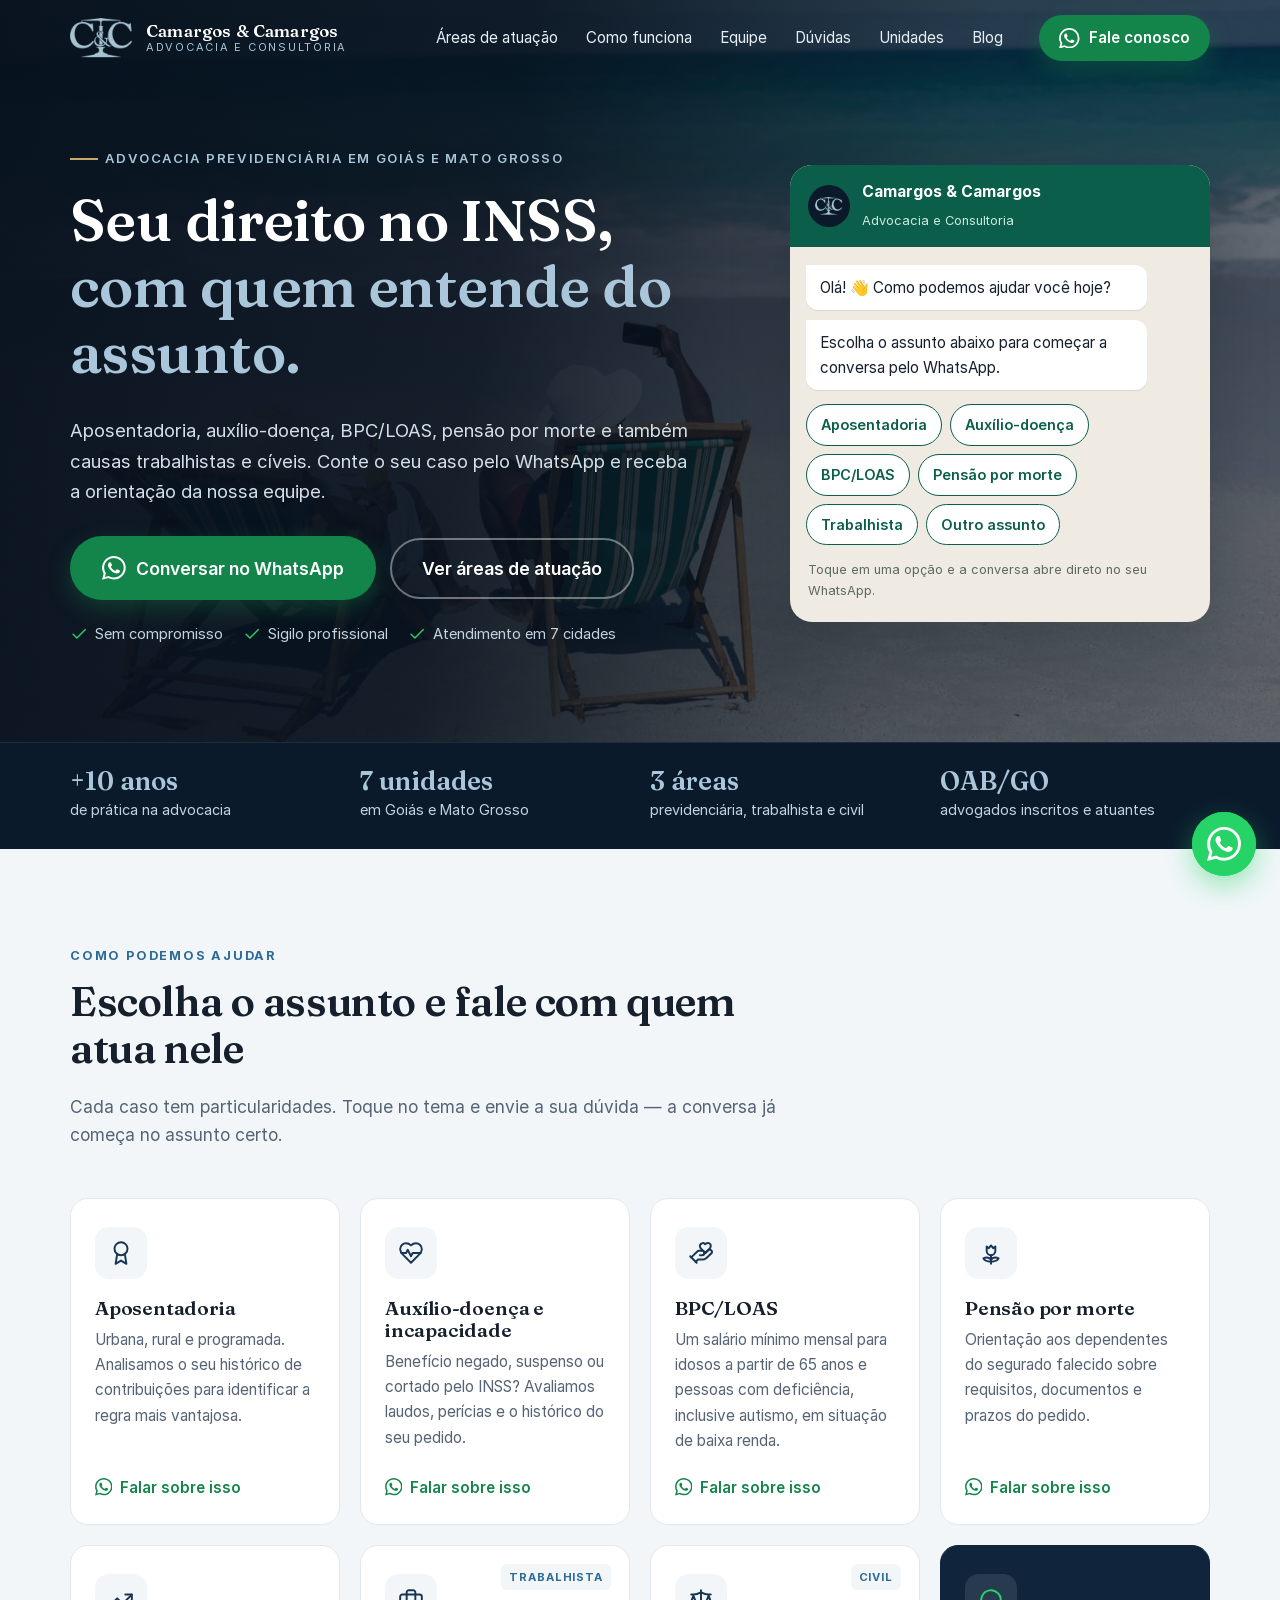
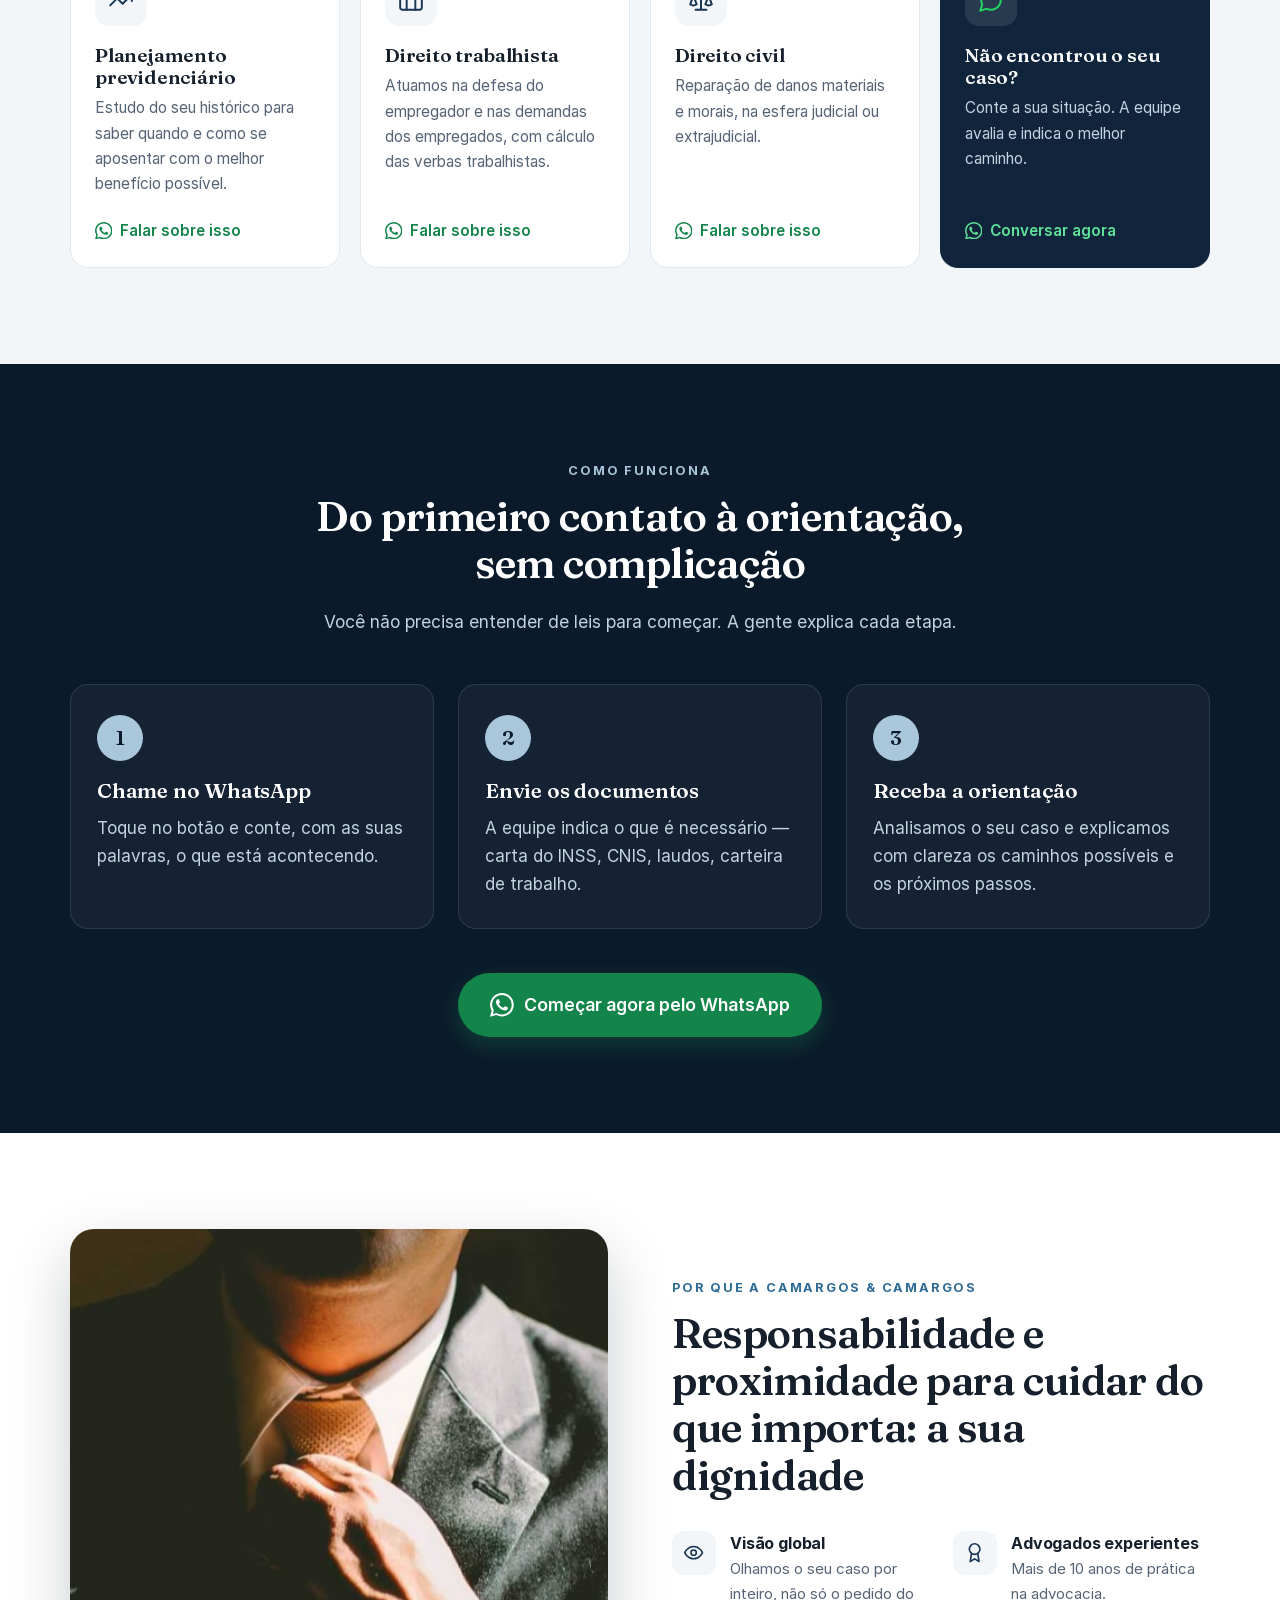
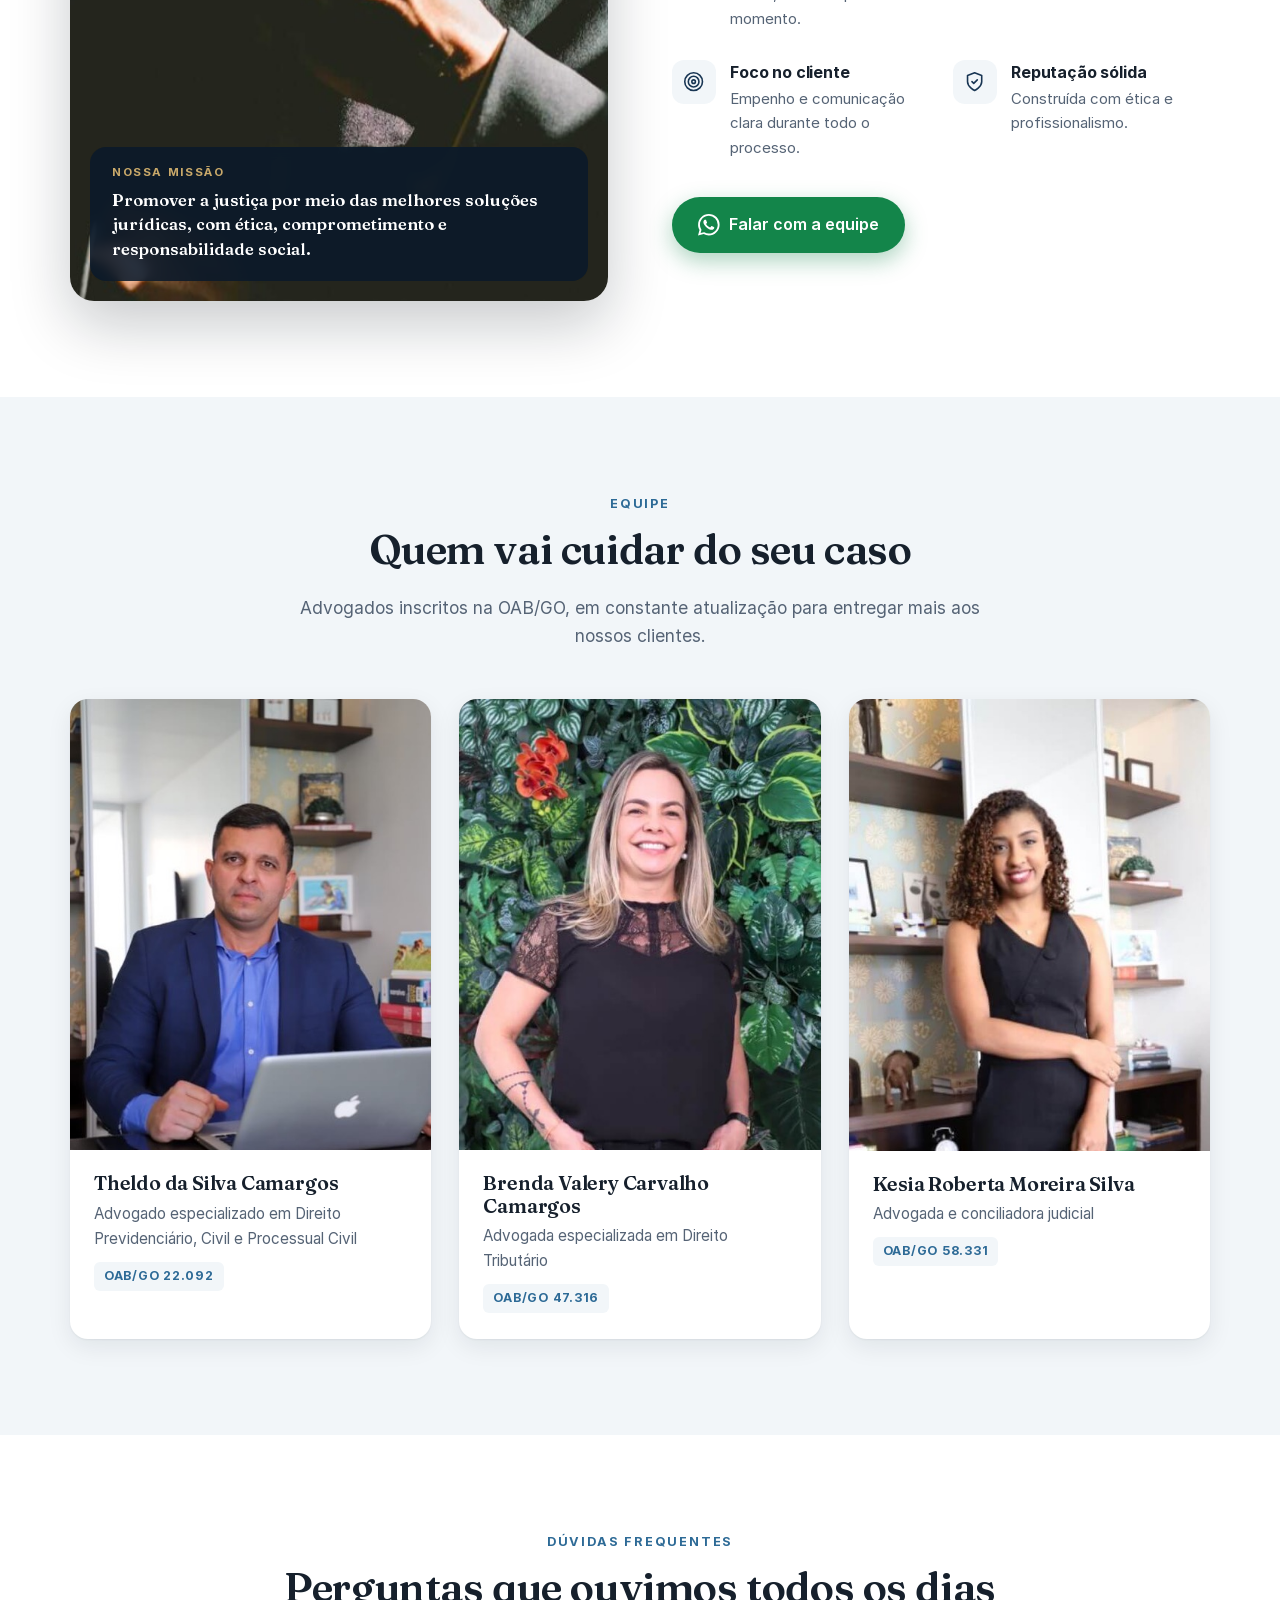
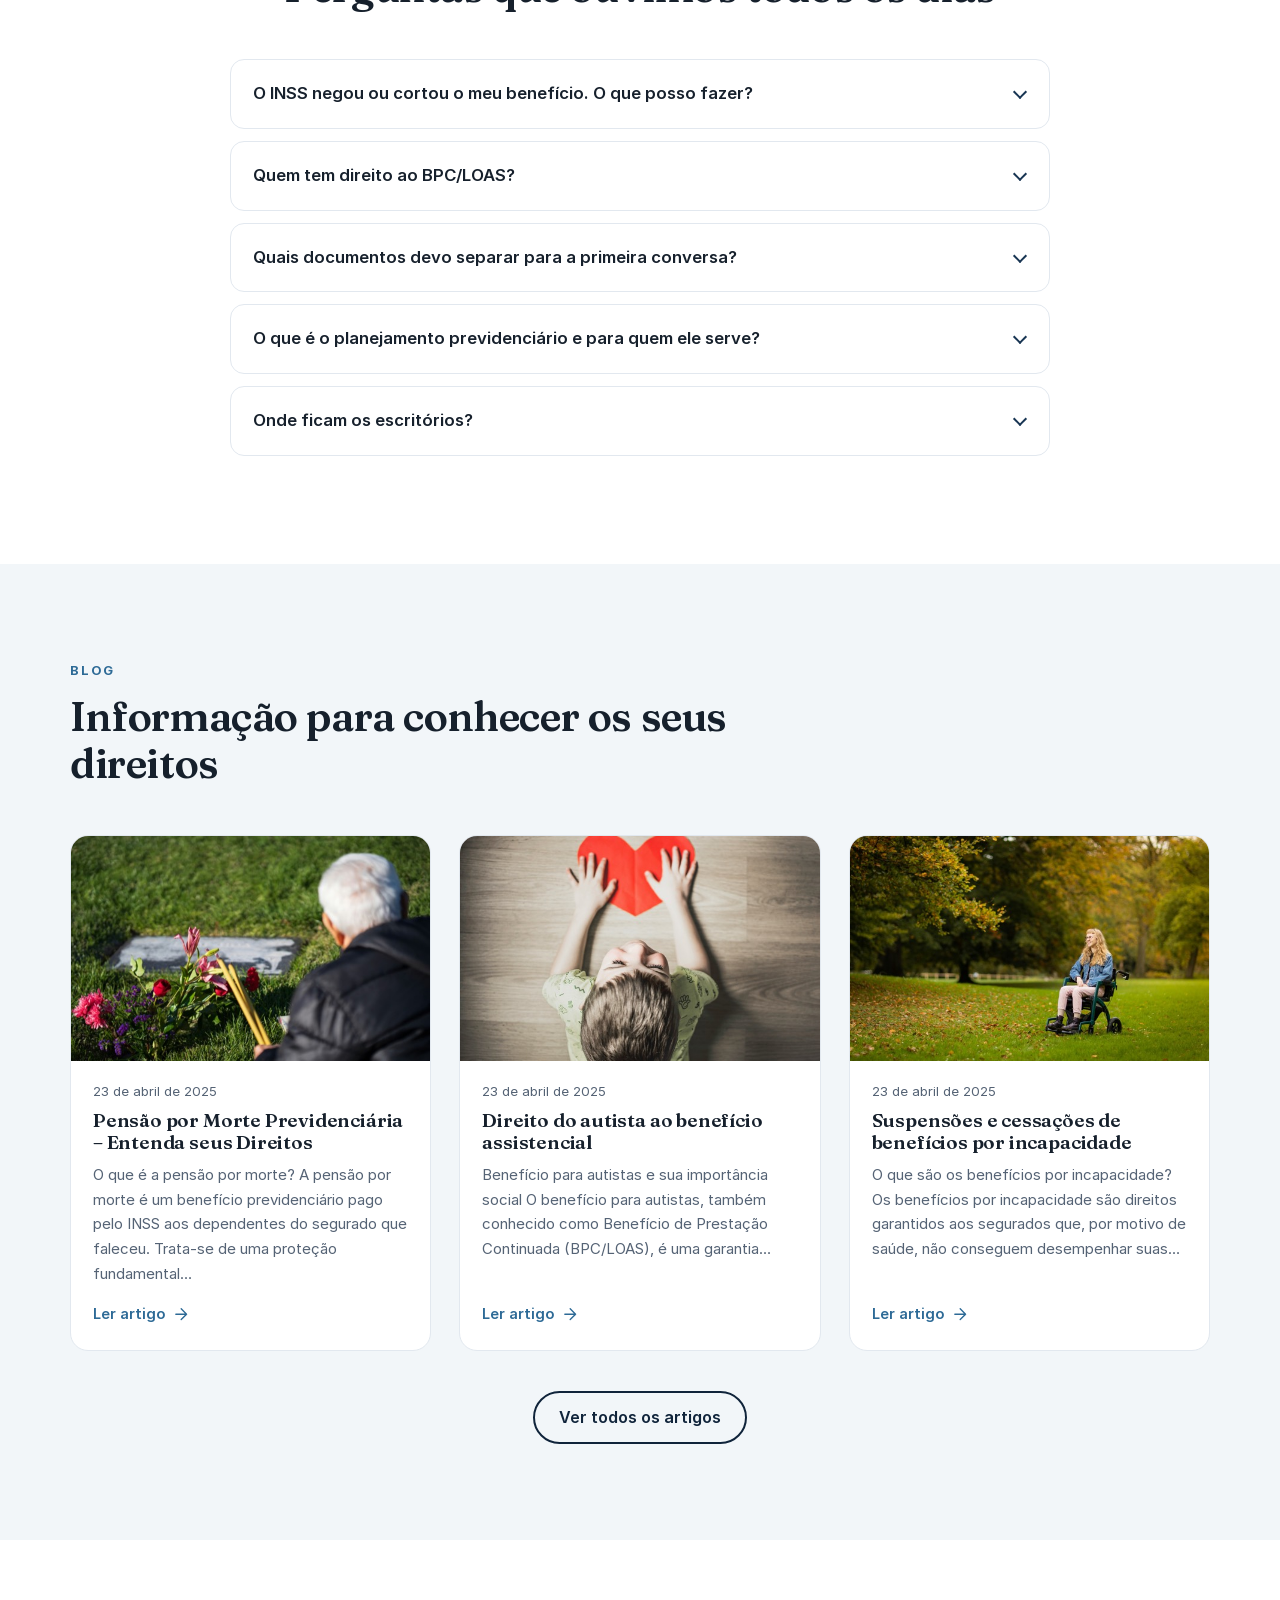
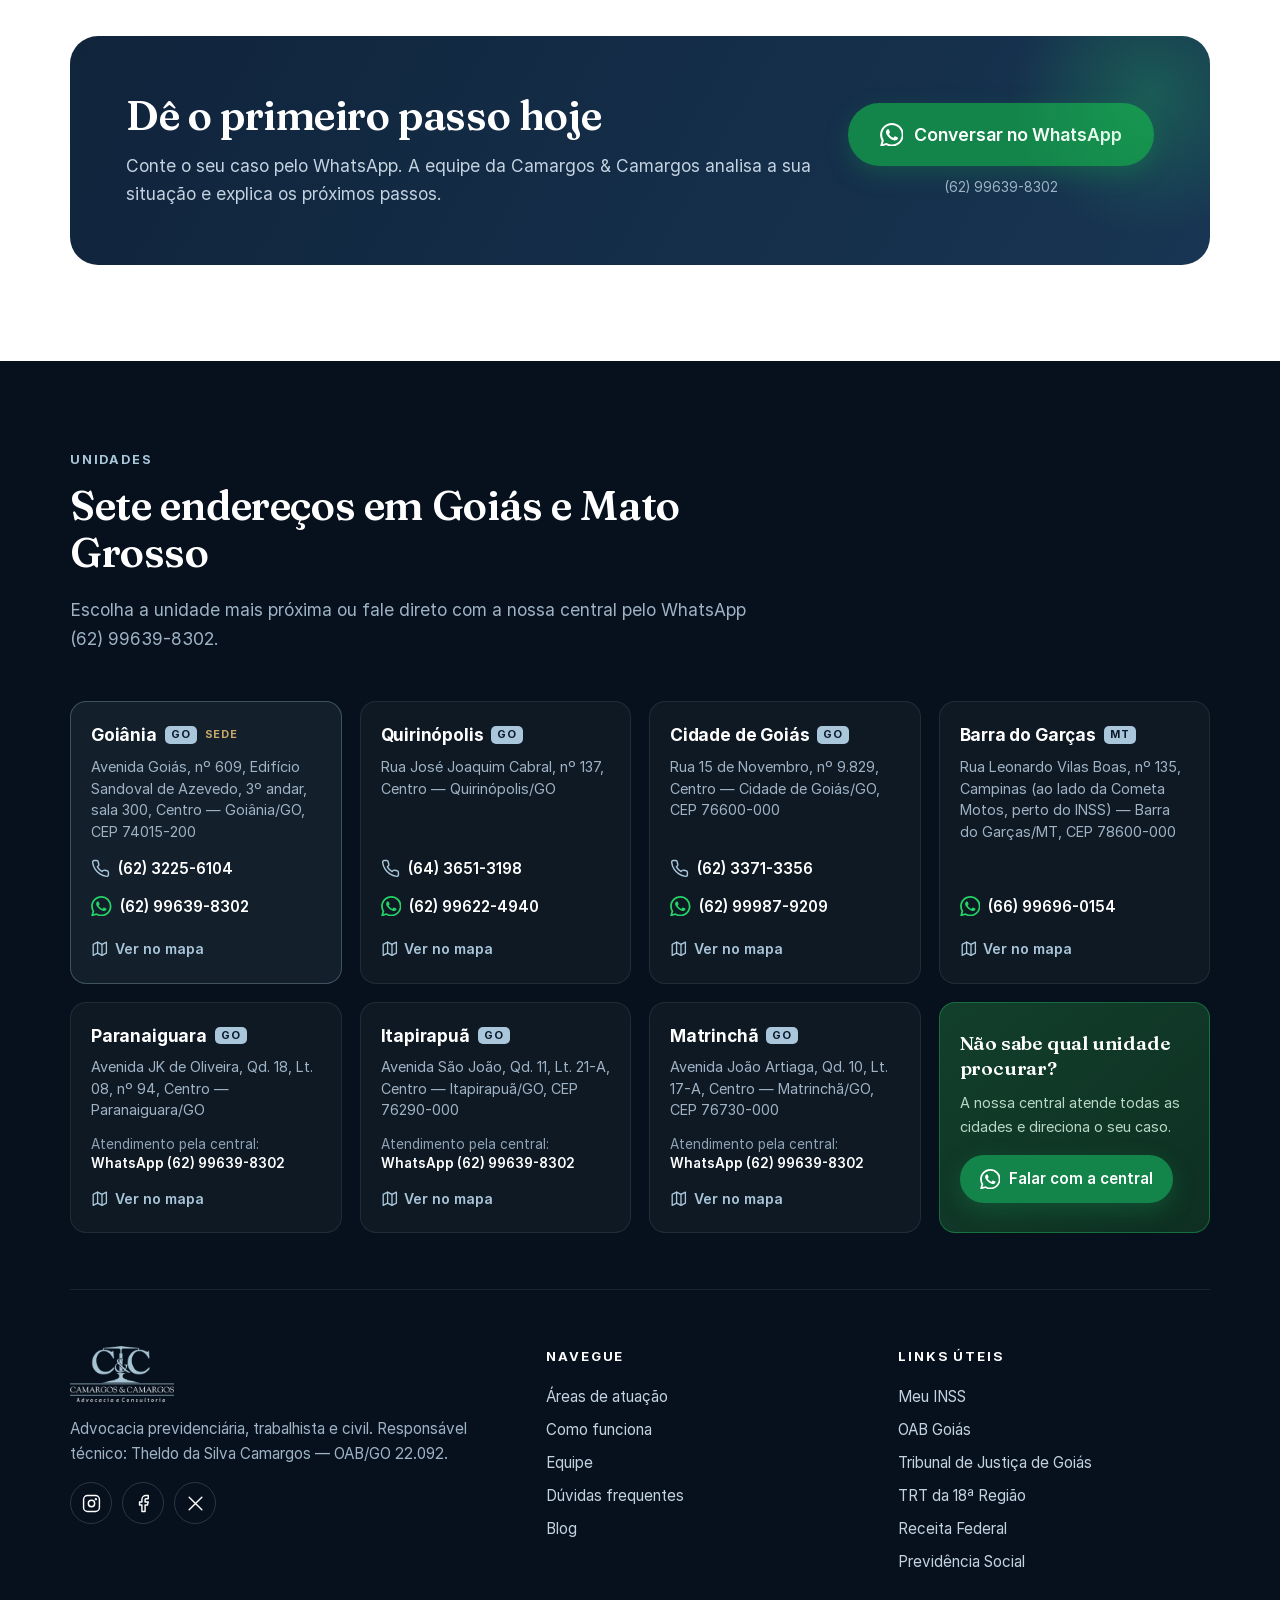
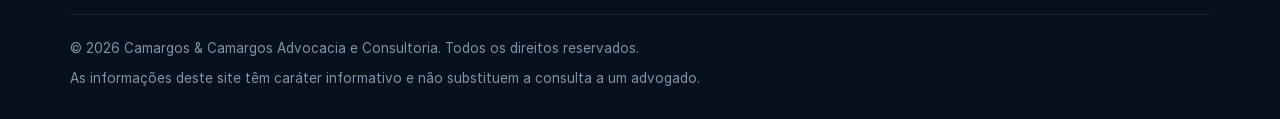
<file: index.html>
<!doctype html>
<html lang="pt-BR">
<head>
<meta charset="utf-8">
<meta name="viewport" content="width=device-width, initial-scale=1">
<title>Camargos &amp; Camargos Advocacia — Previdenciário, Trabalhista e Civil em Goiás</title>
<meta name="description" content="Aposentadoria, auxílio-doença, BPC/LOAS, pensão por morte, causas trabalhistas e cíveis. Sete unidades em Goiás e Mato Grosso. Fale com a equipe pelo WhatsApp.">
<meta name="theme-color" content="#0b1a2b">
<meta name="robots" content="noindex, nofollow">
<link rel="canonical" href="https://camargosadvocacia.adv.br/">
<meta property="og:type" content="website">
<meta property="og:url" content="https://camargosadvocacia.adv.br/">
<meta property="og:locale" content="pt_BR">
<meta property="og:site_name" content="Camargos & Camargos Advocacia">
<meta property="og:title" content="Camargos &amp; Camargos Advocacia — Previdenciário, Trabalhista e Civil em Goiás">
<meta property="og:description" content="Aposentadoria, auxílio-doença, BPC/LOAS, pensão por morte, causas trabalhistas e cíveis. Sete unidades em Goiás e Mato Grosso. Fale com a equipe pelo WhatsApp.">
<meta property="og:image" content="https://camargosadvocacia.adv.br/assets/img/og.jpg">
<meta name="twitter:card" content="summary_large_image">
<link rel="icon" href="assets/img/favicon-32.png" sizes="32x32">
<link rel="icon" href="assets/img/favicon-192.png" sizes="192x192">
<link rel="apple-touch-icon" href="assets/img/apple-touch-icon.png">
<link rel="preload" href="assets/fonts/inter-400.woff2" as="font" type="font/woff2" crossorigin>
<link rel="preload" href="assets/fonts/fraunces-600.woff2" as="font" type="font/woff2" crossorigin>
<link rel="stylesheet" href="assets/css/site.css">
<script>document.documentElement.className+=" js";</script>
<!-- Google Tag Manager -->
<script>(function(w,d,s,l,i){w[l]=w[l]||[];w[l].push({'gtm.start':
new Date().getTime(),event:'gtm.js'});var f=d.getElementsByTagName(s)[0],
j=d.createElement(s),dl=l!='dataLayer'?'&l='+l:'';j.async=true;j.src=
'https://www.googletagmanager.com/gtm.js?id='+i+dl;f.parentNode.insertBefore(j,f);
})(window,document,'script','dataLayer','GTM-M9TGXZN7');</script>
<!-- End Google Tag Manager -->
<link rel="preload" as="image" href="assets/img/hero-1600.jpg" imagesrcset="assets/img/hero-900.jpg 900w, assets/img/hero-1600.jpg 1600w" imagesizes="100vw">
<script type="application/ld+json">{"@context":"https://schema.org","@type":"LegalService","name":"Camargos & Camargos Advocacia e Consultoria","telephone":"+55-62-3225-6104","address":{"@type":"PostalAddress","streetAddress":"Avenida Goiás, 609, sala 300, Centro","addressLocality":"Goiânia","addressRegion":"GO","postalCode":"74015-200","addressCountry":"BR"},"areaServed":["Goiás","Mato Grosso"],"knowsAbout":["Direito previdenciário","Direito trabalhista","Direito civil"]}</script>
</head>
<body>
<noscript><iframe src="https://www.googletagmanager.com/ns.html?id=GTM-M9TGXZN7" height="0" width="0" style="display:none;visibility:hidden"></iframe></noscript>
<a class="skip" href="#conteudo">Pular para o conteúdo</a>
<header class="site-header">
  <div class="wrap">
    <a class="brand" href="./" aria-label="Camargos & Camargos Advocacia — página inicial">
      <img src="assets/img/logo-mark.png" alt="" width="160" height="100">
      <span>Camargos &amp; Camargos<small>Advocacia e Consultoria</small></span>
    </a>
    <nav class="nav" id="nav" aria-label="Principal"><a href="#atuacao">Áreas de atuação</a><a href="#como-funciona">Como funciona</a><a href="#equipe">Equipe</a><a href="#duvidas">Dúvidas</a><a href="#contato">Unidades</a><a href="blog/">Blog</a></nav>
    <a class="btn btn-wa header-cta" href="https://wa.me/5562996398302?text=Ol%C3%A1%21%20Vim%20pelo%20site%20e%20gostaria%20de%20falar%20com%20um%20advogado." target="_blank" rel="noopener" data-origem="cabecalho" data-assunto="geral"><svg class="wa-glyph" viewBox="0 0 24 24" aria-hidden="true"><path d="M17.472 14.382c-.297-.149-1.758-.867-2.03-.967-.273-.099-.471-.148-.67.15-.197.297-.767.966-.94 1.164-.174.199-.347.223-.644.075-.297-.15-1.255-.463-2.39-1.475-.883-.788-1.48-1.761-1.653-2.059-.173-.297-.018-.458.13-.606.134-.133.298-.347.446-.52.149-.174.198-.298.298-.497.099-.198.05-.371-.025-.52-.075-.149-.669-1.612-.916-2.207-.242-.579-.487-.5-.669-.51a12.8 12.8 0 0 0-.57-.01c-.198 0-.52.074-.792.372-.272.297-1.04 1.016-1.04 2.479 0 1.462 1.065 2.875 1.213 3.074.149.198 2.096 3.2 5.077 4.487.709.306 1.262.489 1.694.625.712.227 1.36.195 1.871.118.571-.085 1.758-.719 2.006-1.413.248-.694.248-1.289.173-1.413-.074-.124-.272-.198-.57-.347m-5.421 7.403h-.004a9.87 9.87 0 0 1-5.031-1.378l-.361-.214-3.741.982.998-3.648-.235-.374a9.86 9.86 0 0 1-1.51-5.26c.001-5.45 4.436-9.884 9.888-9.884a9.82 9.82 0 0 1 6.988 2.896 9.82 9.82 0 0 1 2.892 6.994c-.003 5.45-4.437 9.885-9.885 9.885M20.52 3.449C18.24 1.245 15.24 0 12.045 0 5.463 0 .104 5.359.101 11.943c0 2.096.548 4.142 1.588 5.945L0 24l6.305-1.654a11.9 11.9 0 0 0 5.734 1.46h.005c6.585 0 11.946-5.359 11.949-11.945a11.9 11.9 0 0 0-3.473-8.413"/></svg><span class="label">Fale conosco</span></a>
    <button class="nav-toggle" type="button" aria-controls="nav" aria-expanded="false" aria-label="Abrir menu"><svg class="i" viewBox="0 0 24 24" aria-hidden="true"><path d="M4 6h16M4 12h16M4 18h16"/></svg></button>
  </div>
</header>
<main id="conteudo">

<section class="hero" id="empresa">
  <img class="hero-bg" src="assets/img/hero-1600.jpg" srcset="assets/img/hero-900.jpg 900w, assets/img/hero-1600.jpg 1600w" sizes="100vw" alt="" width="1600" height="1067" fetchpriority="high">
  <div class="wrap">
    <div>
      <span class="eyebrow">Advocacia previdenciária em Goiás e Mato Grosso</span>
      <h1>Seu direito no INSS, <em>com quem entende do assunto.</em></h1>
      <p class="lead">Aposentadoria, auxílio-doença, BPC/LOAS, pensão por morte e também causas trabalhistas e cíveis. Conte o seu caso pelo WhatsApp e receba a orientação da nossa equipe.</p>
      <div class="hero-actions">
        <a class="btn btn-wa btn-lg" href="https://wa.me/5562996398302?text=Ol%C3%A1%21%20Vim%20pelo%20site%20e%20gostaria%20de%20falar%20com%20um%20advogado." target="_blank" rel="noopener" data-origem="hero" data-assunto="geral"><svg class="wa-glyph" viewBox="0 0 24 24" aria-hidden="true"><path d="M17.472 14.382c-.297-.149-1.758-.867-2.03-.967-.273-.099-.471-.148-.67.15-.197.297-.767.966-.94 1.164-.174.199-.347.223-.644.075-.297-.15-1.255-.463-2.39-1.475-.883-.788-1.48-1.761-1.653-2.059-.173-.297-.018-.458.13-.606.134-.133.298-.347.446-.52.149-.174.198-.298.298-.497.099-.198.05-.371-.025-.52-.075-.149-.669-1.612-.916-2.207-.242-.579-.487-.5-.669-.51a12.8 12.8 0 0 0-.57-.01c-.198 0-.52.074-.792.372-.272.297-1.04 1.016-1.04 2.479 0 1.462 1.065 2.875 1.213 3.074.149.198 2.096 3.2 5.077 4.487.709.306 1.262.489 1.694.625.712.227 1.36.195 1.871.118.571-.085 1.758-.719 2.006-1.413.248-.694.248-1.289.173-1.413-.074-.124-.272-.198-.57-.347m-5.421 7.403h-.004a9.87 9.87 0 0 1-5.031-1.378l-.361-.214-3.741.982.998-3.648-.235-.374a9.86 9.86 0 0 1-1.51-5.26c.001-5.45 4.436-9.884 9.888-9.884a9.82 9.82 0 0 1 6.988 2.896 9.82 9.82 0 0 1 2.892 6.994c-.003 5.45-4.437 9.885-9.885 9.885M20.52 3.449C18.24 1.245 15.24 0 12.045 0 5.463 0 .104 5.359.101 11.943c0 2.096.548 4.142 1.588 5.945L0 24l6.305-1.654a11.9 11.9 0 0 0 5.734 1.46h.005c6.585 0 11.946-5.359 11.949-11.945a11.9 11.9 0 0 0-3.473-8.413"/></svg>Conversar no WhatsApp</a>
        <a class="btn btn-ghost btn-lg" href="#atuacao">Ver áreas de atuação</a>
      </div>
      <div class="hero-note">
        <span><svg class="i" viewBox="0 0 24 24" aria-hidden="true"><path d="M20 6 9 17l-5-5"/></svg>Sem compromisso</span>
        <span><svg class="i" viewBox="0 0 24 24" aria-hidden="true"><path d="M20 6 9 17l-5-5"/></svg>Sigilo profissional</span>
        <span><svg class="i" viewBox="0 0 24 24" aria-hidden="true"><path d="M20 6 9 17l-5-5"/></svg>Atendimento em 7 cidades</span>
      </div>
    </div>
    <div class="chat" aria-label="Escolha o assunto e fale conosco pelo WhatsApp">
      <div class="chat-head">
        <img src="assets/img/logo-mark.png" alt="" width="42" height="42">
        <div><b>Camargos &amp; Camargos</b><small>Advocacia e Consultoria</small></div>
      </div>
      <div class="chat-body">
        <div class="bubble">Olá! 👋 Como podemos ajudar você hoje?</div>
        <div class="bubble">Escolha o assunto abaixo para começar a conversa pelo WhatsApp.</div>
        <div class="chips"><a class="chip" href="https://wa.me/5562996398302?text=Ol%C3%A1%21%20Vim%20pelo%20site%20e%20gostaria%20de%20falar%20sobre%20aposentadoria." target="_blank" rel="noopener" data-origem="hero-chat" data-assunto="aposentadoria">Aposentadoria</a><a class="chip" href="https://wa.me/5562996398302?text=Ol%C3%A1%21%20Vim%20pelo%20site%20e%20gostaria%20de%20falar%20sobre%20aux%C3%ADlio-doen%C3%A7a%20%2F%20benef%C3%ADcio%20por%20incapacidade." target="_blank" rel="noopener" data-origem="hero-chat" data-assunto="auxilio-doenca">Auxílio-doença</a><a class="chip" href="https://wa.me/5562996398302?text=Ol%C3%A1%21%20Vim%20pelo%20site%20e%20gostaria%20de%20falar%20sobre%20o%20BPC%2FLOAS." target="_blank" rel="noopener" data-origem="hero-chat" data-assunto="bpc-loas">BPC/LOAS</a><a class="chip" href="https://wa.me/5562996398302?text=Ol%C3%A1%21%20Vim%20pelo%20site%20e%20gostaria%20de%20falar%20sobre%20pens%C3%A3o%20por%20morte." target="_blank" rel="noopener" data-origem="hero-chat" data-assunto="pensao">Pensão por morte</a><a class="chip" href="https://wa.me/5562996398302?text=Ol%C3%A1%21%20Vim%20pelo%20site%20e%20gostaria%20de%20falar%20sobre%20uma%20quest%C3%A3o%20trabalhista." target="_blank" rel="noopener" data-origem="hero-chat" data-assunto="trabalhista">Trabalhista</a><a class="chip" href="https://wa.me/5562996398302?text=Ol%C3%A1%21%20Vim%20pelo%20site%20e%20gostaria%20de%20falar%20com%20um%20advogado." target="_blank" rel="noopener" data-origem="hero-chat" data-assunto="geral">Outro assunto</a></div>
        <p class="chat-foot">Toque em uma opção e a conversa abre direto no seu WhatsApp.</p>
      </div>
    </div>
  </div>
</section>

<section class="trust" aria-label="Destaques">
  <div class="wrap">
    <ul>
      <li><div><strong>+10 anos</strong><span>de prática na advocacia</span></div></li>
      <li><div><strong>7 unidades</strong><span>em Goiás e Mato Grosso</span></div></li>
      <li><div><strong>3 áreas</strong><span>previdenciária, trabalhista e civil</span></div></li>
      <li><div><strong>OAB/GO</strong><span>advogados inscritos e atuantes</span></div></li>
    </ul>
  </div>
</section>

<section class="section section-alt" id="atuacao">
  <div class="wrap">
    <div class="section-head">
      <span class="kicker">Como podemos ajudar</span>
      <h2>Escolha o assunto e fale com quem atua nele</h2>
      <p>Cada caso tem particularidades. Toque no tema e envie a sua dúvida — a conversa já começa no assunto certo.</p>
    </div>
    <div class="areas">
<a class="area reveal" href="https://wa.me/5562996398302?text=Ol%C3%A1%21%20Vim%20pelo%20site%20e%20gostaria%20de%20falar%20sobre%20aposentadoria." target="_blank" rel="noopener" data-origem="areas" data-assunto="aposentadoria">
  
  <span class="ico"><svg class="i" viewBox="0 0 24 24" aria-hidden="true"><circle cx="12" cy="8" r="6"/><path d="M15.48 12.89 17 22l-5-3-5 3 1.52-9.11"/></svg></span>
  <h3>Aposentadoria</h3>
  <p>Urbana, rural e programada. Analisamos o seu histórico de contribuições para identificar a regra mais vantajosa.</p>
  <span class="go"><svg class="wa-glyph" viewBox="0 0 24 24" aria-hidden="true"><path d="M17.472 14.382c-.297-.149-1.758-.867-2.03-.967-.273-.099-.471-.148-.67.15-.197.297-.767.966-.94 1.164-.174.199-.347.223-.644.075-.297-.15-1.255-.463-2.39-1.475-.883-.788-1.48-1.761-1.653-2.059-.173-.297-.018-.458.13-.606.134-.133.298-.347.446-.52.149-.174.198-.298.298-.497.099-.198.05-.371-.025-.52-.075-.149-.669-1.612-.916-2.207-.242-.579-.487-.5-.669-.51a12.8 12.8 0 0 0-.57-.01c-.198 0-.52.074-.792.372-.272.297-1.04 1.016-1.04 2.479 0 1.462 1.065 2.875 1.213 3.074.149.198 2.096 3.2 5.077 4.487.709.306 1.262.489 1.694.625.712.227 1.36.195 1.871.118.571-.085 1.758-.719 2.006-1.413.248-.694.248-1.289.173-1.413-.074-.124-.272-.198-.57-.347m-5.421 7.403h-.004a9.87 9.87 0 0 1-5.031-1.378l-.361-.214-3.741.982.998-3.648-.235-.374a9.86 9.86 0 0 1-1.51-5.26c.001-5.45 4.436-9.884 9.888-9.884a9.82 9.82 0 0 1 6.988 2.896 9.82 9.82 0 0 1 2.892 6.994c-.003 5.45-4.437 9.885-9.885 9.885M20.52 3.449C18.24 1.245 15.24 0 12.045 0 5.463 0 .104 5.359.101 11.943c0 2.096.548 4.142 1.588 5.945L0 24l6.305-1.654a11.9 11.9 0 0 0 5.734 1.46h.005c6.585 0 11.946-5.359 11.949-11.945a11.9 11.9 0 0 0-3.473-8.413"/></svg>Falar sobre isso</span>
</a><a class="area reveal" href="https://wa.me/5562996398302?text=Ol%C3%A1%21%20Vim%20pelo%20site%20e%20gostaria%20de%20falar%20sobre%20aux%C3%ADlio-doen%C3%A7a%20%2F%20benef%C3%ADcio%20por%20incapacidade." target="_blank" rel="noopener" data-origem="areas" data-assunto="auxilio-doenca">
  
  <span class="ico"><svg class="i" viewBox="0 0 24 24" aria-hidden="true"><path d="M19 14c1.49-1.46 3-3.21 3-5.5A5.5 5.5 0 0 0 16.5 3c-1.76 0-3 .5-4.5 2-1.5-1.5-2.74-2-4.5-2A5.5 5.5 0 0 0 2 8.5c0 2.3 1.5 4.05 3 5.5l7 7Z"/><path d="M3.2 12h4.3l1.5-3 3 6 1.5-3h7.3"/></svg></span>
  <h3>Auxílio-doença e incapacidade</h3>
  <p>Benefício negado, suspenso ou cortado pelo INSS? Avaliamos laudos, perícias e o histórico do seu pedido.</p>
  <span class="go"><svg class="wa-glyph" viewBox="0 0 24 24" aria-hidden="true"><path d="M17.472 14.382c-.297-.149-1.758-.867-2.03-.967-.273-.099-.471-.148-.67.15-.197.297-.767.966-.94 1.164-.174.199-.347.223-.644.075-.297-.15-1.255-.463-2.39-1.475-.883-.788-1.48-1.761-1.653-2.059-.173-.297-.018-.458.13-.606.134-.133.298-.347.446-.52.149-.174.198-.298.298-.497.099-.198.05-.371-.025-.52-.075-.149-.669-1.612-.916-2.207-.242-.579-.487-.5-.669-.51a12.8 12.8 0 0 0-.57-.01c-.198 0-.52.074-.792.372-.272.297-1.04 1.016-1.04 2.479 0 1.462 1.065 2.875 1.213 3.074.149.198 2.096 3.2 5.077 4.487.709.306 1.262.489 1.694.625.712.227 1.36.195 1.871.118.571-.085 1.758-.719 2.006-1.413.248-.694.248-1.289.173-1.413-.074-.124-.272-.198-.57-.347m-5.421 7.403h-.004a9.87 9.87 0 0 1-5.031-1.378l-.361-.214-3.741.982.998-3.648-.235-.374a9.86 9.86 0 0 1-1.51-5.26c.001-5.45 4.436-9.884 9.888-9.884a9.82 9.82 0 0 1 6.988 2.896 9.82 9.82 0 0 1 2.892 6.994c-.003 5.45-4.437 9.885-9.885 9.885M20.52 3.449C18.24 1.245 15.24 0 12.045 0 5.463 0 .104 5.359.101 11.943c0 2.096.548 4.142 1.588 5.945L0 24l6.305-1.654a11.9 11.9 0 0 0 5.734 1.46h.005c6.585 0 11.946-5.359 11.949-11.945a11.9 11.9 0 0 0-3.473-8.413"/></svg>Falar sobre isso</span>
</a><a class="area reveal" href="https://wa.me/5562996398302?text=Ol%C3%A1%21%20Vim%20pelo%20site%20e%20gostaria%20de%20falar%20sobre%20o%20BPC%2FLOAS." target="_blank" rel="noopener" data-origem="areas" data-assunto="bpc-loas">
  
  <span class="ico"><svg class="i" viewBox="0 0 24 24" aria-hidden="true"><path d="M11 14h2a2 2 0 1 0 0-4h-3c-.6 0-1.1.2-1.4.6L3 16"/><path d="m7 20 1.6-1.4c.3-.4.8-.6 1.4-.6h4c1.1 0 2.1-.4 2.8-1.2l4.6-4.4a2 2 0 0 0-2.75-2.91l-4.2 3.9"/><path d="m2 15 6 6"/><path d="M19.5 8.5c.7-.7 1.5-1.6 1.5-2.7A2.73 2.73 0 0 0 16 4a2.78 2.78 0 0 0-5 1.8c0 1.2.8 2 1.5 2.8L16 12Z"/></svg></span>
  <h3>BPC/LOAS</h3>
  <p>Um salário mínimo mensal para idosos a partir de 65 anos e pessoas com deficiência, inclusive autismo, em situação de baixa renda.</p>
  <span class="go"><svg class="wa-glyph" viewBox="0 0 24 24" aria-hidden="true"><path d="M17.472 14.382c-.297-.149-1.758-.867-2.03-.967-.273-.099-.471-.148-.67.15-.197.297-.767.966-.94 1.164-.174.199-.347.223-.644.075-.297-.15-1.255-.463-2.39-1.475-.883-.788-1.48-1.761-1.653-2.059-.173-.297-.018-.458.13-.606.134-.133.298-.347.446-.52.149-.174.198-.298.298-.497.099-.198.05-.371-.025-.52-.075-.149-.669-1.612-.916-2.207-.242-.579-.487-.5-.669-.51a12.8 12.8 0 0 0-.57-.01c-.198 0-.52.074-.792.372-.272.297-1.04 1.016-1.04 2.479 0 1.462 1.065 2.875 1.213 3.074.149.198 2.096 3.2 5.077 4.487.709.306 1.262.489 1.694.625.712.227 1.36.195 1.871.118.571-.085 1.758-.719 2.006-1.413.248-.694.248-1.289.173-1.413-.074-.124-.272-.198-.57-.347m-5.421 7.403h-.004a9.87 9.87 0 0 1-5.031-1.378l-.361-.214-3.741.982.998-3.648-.235-.374a9.86 9.86 0 0 1-1.51-5.26c.001-5.45 4.436-9.884 9.888-9.884a9.82 9.82 0 0 1 6.988 2.896 9.82 9.82 0 0 1 2.892 6.994c-.003 5.45-4.437 9.885-9.885 9.885M20.52 3.449C18.24 1.245 15.24 0 12.045 0 5.463 0 .104 5.359.101 11.943c0 2.096.548 4.142 1.588 5.945L0 24l6.305-1.654a11.9 11.9 0 0 0 5.734 1.46h.005c6.585 0 11.946-5.359 11.949-11.945a11.9 11.9 0 0 0-3.473-8.413"/></svg>Falar sobre isso</span>
</a><a class="area reveal" href="https://wa.me/5562996398302?text=Ol%C3%A1%21%20Vim%20pelo%20site%20e%20gostaria%20de%20falar%20sobre%20pens%C3%A3o%20por%20morte." target="_blank" rel="noopener" data-origem="areas" data-assunto="pensao">
  
  <span class="ico"><svg class="i" viewBox="0 0 24 24" aria-hidden="true"><path d="M12 22v-8"/><path d="M12 14a4 4 0 0 0 4-4V6l-2 1.5L12 5l-2 2.5L8 6v4a4 4 0 0 0 4 4Z"/><path d="M12 18c-2-2-5-2-7-1 1 2 3.5 3 7 3M12 18c2-2 5-2 7-1-1 2-3.5 3-7 3"/></svg></span>
  <h3>Pensão por morte</h3>
  <p>Orientação aos dependentes do segurado falecido sobre requisitos, documentos e prazos do pedido.</p>
  <span class="go"><svg class="wa-glyph" viewBox="0 0 24 24" aria-hidden="true"><path d="M17.472 14.382c-.297-.149-1.758-.867-2.03-.967-.273-.099-.471-.148-.67.15-.197.297-.767.966-.94 1.164-.174.199-.347.223-.644.075-.297-.15-1.255-.463-2.39-1.475-.883-.788-1.48-1.761-1.653-2.059-.173-.297-.018-.458.13-.606.134-.133.298-.347.446-.52.149-.174.198-.298.298-.497.099-.198.05-.371-.025-.52-.075-.149-.669-1.612-.916-2.207-.242-.579-.487-.5-.669-.51a12.8 12.8 0 0 0-.57-.01c-.198 0-.52.074-.792.372-.272.297-1.04 1.016-1.04 2.479 0 1.462 1.065 2.875 1.213 3.074.149.198 2.096 3.2 5.077 4.487.709.306 1.262.489 1.694.625.712.227 1.36.195 1.871.118.571-.085 1.758-.719 2.006-1.413.248-.694.248-1.289.173-1.413-.074-.124-.272-.198-.57-.347m-5.421 7.403h-.004a9.87 9.87 0 0 1-5.031-1.378l-.361-.214-3.741.982.998-3.648-.235-.374a9.86 9.86 0 0 1-1.51-5.26c.001-5.45 4.436-9.884 9.888-9.884a9.82 9.82 0 0 1 6.988 2.896 9.82 9.82 0 0 1 2.892 6.994c-.003 5.45-4.437 9.885-9.885 9.885M20.52 3.449C18.24 1.245 15.24 0 12.045 0 5.463 0 .104 5.359.101 11.943c0 2.096.548 4.142 1.588 5.945L0 24l6.305-1.654a11.9 11.9 0 0 0 5.734 1.46h.005c6.585 0 11.946-5.359 11.949-11.945a11.9 11.9 0 0 0-3.473-8.413"/></svg>Falar sobre isso</span>
</a><a class="area reveal" href="https://wa.me/5562996398302?text=Ol%C3%A1%21%20Vim%20pelo%20site%20e%20gostaria%20de%20fazer%20um%20planejamento%20previdenci%C3%A1rio." target="_blank" rel="noopener" data-origem="areas" data-assunto="planejamento">
  
  <span class="ico"><svg class="i" viewBox="0 0 24 24" aria-hidden="true"><path d="m22 7-8.5 8.5-5-5L2 17"/><path d="M16 7h6v6"/></svg></span>
  <h3>Planejamento previdenciário</h3>
  <p>Estudo do seu histórico para saber quando e como se aposentar com o melhor benefício possível.</p>
  <span class="go"><svg class="wa-glyph" viewBox="0 0 24 24" aria-hidden="true"><path d="M17.472 14.382c-.297-.149-1.758-.867-2.03-.967-.273-.099-.471-.148-.67.15-.197.297-.767.966-.94 1.164-.174.199-.347.223-.644.075-.297-.15-1.255-.463-2.39-1.475-.883-.788-1.48-1.761-1.653-2.059-.173-.297-.018-.458.13-.606.134-.133.298-.347.446-.52.149-.174.198-.298.298-.497.099-.198.05-.371-.025-.52-.075-.149-.669-1.612-.916-2.207-.242-.579-.487-.5-.669-.51a12.8 12.8 0 0 0-.57-.01c-.198 0-.52.074-.792.372-.272.297-1.04 1.016-1.04 2.479 0 1.462 1.065 2.875 1.213 3.074.149.198 2.096 3.2 5.077 4.487.709.306 1.262.489 1.694.625.712.227 1.36.195 1.871.118.571-.085 1.758-.719 2.006-1.413.248-.694.248-1.289.173-1.413-.074-.124-.272-.198-.57-.347m-5.421 7.403h-.004a9.87 9.87 0 0 1-5.031-1.378l-.361-.214-3.741.982.998-3.648-.235-.374a9.86 9.86 0 0 1-1.51-5.26c.001-5.45 4.436-9.884 9.888-9.884a9.82 9.82 0 0 1 6.988 2.896 9.82 9.82 0 0 1 2.892 6.994c-.003 5.45-4.437 9.885-9.885 9.885M20.52 3.449C18.24 1.245 15.24 0 12.045 0 5.463 0 .104 5.359.101 11.943c0 2.096.548 4.142 1.588 5.945L0 24l6.305-1.654a11.9 11.9 0 0 0 5.734 1.46h.005c6.585 0 11.946-5.359 11.949-11.945a11.9 11.9 0 0 0-3.473-8.413"/></svg>Falar sobre isso</span>
</a><a class="area reveal" href="https://wa.me/5562996398302?text=Ol%C3%A1%21%20Vim%20pelo%20site%20e%20gostaria%20de%20falar%20sobre%20uma%20quest%C3%A3o%20trabalhista." target="_blank" rel="noopener" data-origem="areas" data-assunto="trabalhista">
  <span class="area-tag">Trabalhista</span>
  <span class="ico"><svg class="i" viewBox="0 0 24 24" aria-hidden="true"><rect x="2" y="7" width="20" height="14" rx="2"/><path d="M16 21V5a2 2 0 0 0-2-2h-4a2 2 0 0 0-2 2v16"/></svg></span>
  <h3>Direito trabalhista</h3>
  <p>Atuamos na defesa do empregador e nas demandas dos empregados, com cálculo das verbas trabalhistas.</p>
  <span class="go"><svg class="wa-glyph" viewBox="0 0 24 24" aria-hidden="true"><path d="M17.472 14.382c-.297-.149-1.758-.867-2.03-.967-.273-.099-.471-.148-.67.15-.197.297-.767.966-.94 1.164-.174.199-.347.223-.644.075-.297-.15-1.255-.463-2.39-1.475-.883-.788-1.48-1.761-1.653-2.059-.173-.297-.018-.458.13-.606.134-.133.298-.347.446-.52.149-.174.198-.298.298-.497.099-.198.05-.371-.025-.52-.075-.149-.669-1.612-.916-2.207-.242-.579-.487-.5-.669-.51a12.8 12.8 0 0 0-.57-.01c-.198 0-.52.074-.792.372-.272.297-1.04 1.016-1.04 2.479 0 1.462 1.065 2.875 1.213 3.074.149.198 2.096 3.2 5.077 4.487.709.306 1.262.489 1.694.625.712.227 1.36.195 1.871.118.571-.085 1.758-.719 2.006-1.413.248-.694.248-1.289.173-1.413-.074-.124-.272-.198-.57-.347m-5.421 7.403h-.004a9.87 9.87 0 0 1-5.031-1.378l-.361-.214-3.741.982.998-3.648-.235-.374a9.86 9.86 0 0 1-1.51-5.26c.001-5.45 4.436-9.884 9.888-9.884a9.82 9.82 0 0 1 6.988 2.896 9.82 9.82 0 0 1 2.892 6.994c-.003 5.45-4.437 9.885-9.885 9.885M20.52 3.449C18.24 1.245 15.24 0 12.045 0 5.463 0 .104 5.359.101 11.943c0 2.096.548 4.142 1.588 5.945L0 24l6.305-1.654a11.9 11.9 0 0 0 5.734 1.46h.005c6.585 0 11.946-5.359 11.949-11.945a11.9 11.9 0 0 0-3.473-8.413"/></svg>Falar sobre isso</span>
</a><a class="area reveal" href="https://wa.me/5562996398302?text=Ol%C3%A1%21%20Vim%20pelo%20site%20e%20gostaria%20de%20falar%20sobre%20uma%20quest%C3%A3o%20de%20direito%20civil." target="_blank" rel="noopener" data-origem="areas" data-assunto="civil">
  <span class="area-tag">Civil</span>
  <span class="ico"><svg class="i" viewBox="0 0 24 24" aria-hidden="true"><path d="m16 16 3-8 3 8c-.87.65-1.92 1-3 1s-2.13-.35-3-1Z"/><path d="m2 16 3-8 3 8c-.87.65-1.92 1-3 1s-2.13-.35-3-1Z"/><path d="M7 21h10M12 3v18M3 7h2c2 0 5-1 7-2 2 1 5 2 7 2h2"/></svg></span>
  <h3>Direito civil</h3>
  <p>Reparação de danos materiais e morais, na esfera judicial ou extrajudicial.</p>
  <span class="go"><svg class="wa-glyph" viewBox="0 0 24 24" aria-hidden="true"><path d="M17.472 14.382c-.297-.149-1.758-.867-2.03-.967-.273-.099-.471-.148-.67.15-.197.297-.767.966-.94 1.164-.174.199-.347.223-.644.075-.297-.15-1.255-.463-2.39-1.475-.883-.788-1.48-1.761-1.653-2.059-.173-.297-.018-.458.13-.606.134-.133.298-.347.446-.52.149-.174.198-.298.298-.497.099-.198.05-.371-.025-.52-.075-.149-.669-1.612-.916-2.207-.242-.579-.487-.5-.669-.51a12.8 12.8 0 0 0-.57-.01c-.198 0-.52.074-.792.372-.272.297-1.04 1.016-1.04 2.479 0 1.462 1.065 2.875 1.213 3.074.149.198 2.096 3.2 5.077 4.487.709.306 1.262.489 1.694.625.712.227 1.36.195 1.871.118.571-.085 1.758-.719 2.006-1.413.248-.694.248-1.289.173-1.413-.074-.124-.272-.198-.57-.347m-5.421 7.403h-.004a9.87 9.87 0 0 1-5.031-1.378l-.361-.214-3.741.982.998-3.648-.235-.374a9.86 9.86 0 0 1-1.51-5.26c.001-5.45 4.436-9.884 9.888-9.884a9.82 9.82 0 0 1 6.988 2.896 9.82 9.82 0 0 1 2.892 6.994c-.003 5.45-4.437 9.885-9.885 9.885M20.52 3.449C18.24 1.245 15.24 0 12.045 0 5.463 0 .104 5.359.101 11.943c0 2.096.548 4.142 1.588 5.945L0 24l6.305-1.654a11.9 11.9 0 0 0 5.734 1.46h.005c6.585 0 11.946-5.359 11.949-11.945a11.9 11.9 0 0 0-3.473-8.413"/></svg>Falar sobre isso</span>
</a><a class="area cta reveal" href="https://wa.me/5562996398302?text=Ol%C3%A1%21%20Vim%20pelo%20site%20e%20gostaria%20de%20falar%20com%20um%20advogado%20sobre%20o%20meu%20caso." target="_blank" rel="noopener" data-origem="areas" data-assunto="outro">
  <span class="ico"><svg class="i" viewBox="0 0 24 24" aria-hidden="true"><path d="M7.9 20A9 9 0 1 0 4 16.1L2 22Z"/></svg></span>
  <h3>Não encontrou o seu caso?</h3>
  <p>Conte a sua situação. A equipe avalia e indica o melhor caminho.</p>
  <span class="go"><svg class="wa-glyph" viewBox="0 0 24 24" aria-hidden="true"><path d="M17.472 14.382c-.297-.149-1.758-.867-2.03-.967-.273-.099-.471-.148-.67.15-.197.297-.767.966-.94 1.164-.174.199-.347.223-.644.075-.297-.15-1.255-.463-2.39-1.475-.883-.788-1.48-1.761-1.653-2.059-.173-.297-.018-.458.13-.606.134-.133.298-.347.446-.52.149-.174.198-.298.298-.497.099-.198.05-.371-.025-.52-.075-.149-.669-1.612-.916-2.207-.242-.579-.487-.5-.669-.51a12.8 12.8 0 0 0-.57-.01c-.198 0-.52.074-.792.372-.272.297-1.04 1.016-1.04 2.479 0 1.462 1.065 2.875 1.213 3.074.149.198 2.096 3.2 5.077 4.487.709.306 1.262.489 1.694.625.712.227 1.36.195 1.871.118.571-.085 1.758-.719 2.006-1.413.248-.694.248-1.289.173-1.413-.074-.124-.272-.198-.57-.347m-5.421 7.403h-.004a9.87 9.87 0 0 1-5.031-1.378l-.361-.214-3.741.982.998-3.648-.235-.374a9.86 9.86 0 0 1-1.51-5.26c.001-5.45 4.436-9.884 9.888-9.884a9.82 9.82 0 0 1 6.988 2.896 9.82 9.82 0 0 1 2.892 6.994c-.003 5.45-4.437 9.885-9.885 9.885M20.52 3.449C18.24 1.245 15.24 0 12.045 0 5.463 0 .104 5.359.101 11.943c0 2.096.548 4.142 1.588 5.945L0 24l6.305-1.654a11.9 11.9 0 0 0 5.734 1.46h.005c6.585 0 11.946-5.359 11.949-11.945a11.9 11.9 0 0 0-3.473-8.413"/></svg>Conversar agora</span>
</a>
    </div>
  </div>
</section>

<section class="section section-dark" id="como-funciona">
  <div class="wrap">
    <div class="section-head center">
      <span class="kicker">Como funciona</span>
      <h2>Do primeiro contato à orientação, sem complicação</h2>
      <p>Você não precisa entender de leis para começar. A gente explica cada etapa.</p>
    </div>
    <ol class="steps">
      <li class="reveal"><h3>Chame no WhatsApp</h3><p>Toque no botão e conte, com as suas palavras, o que está acontecendo.</p></li>
      <li class="reveal"><h3>Envie os documentos</h3><p>A equipe indica o que é necessário — carta do INSS, CNIS, laudos, carteira de trabalho.</p></li>
      <li class="reveal"><h3>Receba a orientação</h3><p>Analisamos o seu caso e explicamos com clareza os caminhos possíveis e os próximos passos.</p></li>
    </ol>
    <div class="center-cta">
      <a class="btn btn-wa btn-lg" href="https://wa.me/5562996398302?text=Ol%C3%A1%21%20Vim%20pelo%20site%20e%20gostaria%20de%20falar%20com%20um%20advogado." target="_blank" rel="noopener" data-origem="como-funciona" data-assunto="geral"><svg class="wa-glyph" viewBox="0 0 24 24" aria-hidden="true"><path d="M17.472 14.382c-.297-.149-1.758-.867-2.03-.967-.273-.099-.471-.148-.67.15-.197.297-.767.966-.94 1.164-.174.199-.347.223-.644.075-.297-.15-1.255-.463-2.39-1.475-.883-.788-1.48-1.761-1.653-2.059-.173-.297-.018-.458.13-.606.134-.133.298-.347.446-.52.149-.174.198-.298.298-.497.099-.198.05-.371-.025-.52-.075-.149-.669-1.612-.916-2.207-.242-.579-.487-.5-.669-.51a12.8 12.8 0 0 0-.57-.01c-.198 0-.52.074-.792.372-.272.297-1.04 1.016-1.04 2.479 0 1.462 1.065 2.875 1.213 3.074.149.198 2.096 3.2 5.077 4.487.709.306 1.262.489 1.694.625.712.227 1.36.195 1.871.118.571-.085 1.758-.719 2.006-1.413.248-.694.248-1.289.173-1.413-.074-.124-.272-.198-.57-.347m-5.421 7.403h-.004a9.87 9.87 0 0 1-5.031-1.378l-.361-.214-3.741.982.998-3.648-.235-.374a9.86 9.86 0 0 1-1.51-5.26c.001-5.45 4.436-9.884 9.888-9.884a9.82 9.82 0 0 1 6.988 2.896 9.82 9.82 0 0 1 2.892 6.994c-.003 5.45-4.437 9.885-9.885 9.885M20.52 3.449C18.24 1.245 15.24 0 12.045 0 5.463 0 .104 5.359.101 11.943c0 2.096.548 4.142 1.588 5.945L0 24l6.305-1.654a11.9 11.9 0 0 0 5.734 1.46h.005c6.585 0 11.946-5.359 11.949-11.945a11.9 11.9 0 0 0-3.473-8.413"/></svg>Começar agora pelo WhatsApp</a>
    </div>
  </div>
</section>

<section class="section" id="diferenciais">
  <div class="wrap split">
    <div class="split-media reveal">
      <img src="assets/img/escritorio.jpg" alt="" width="900" height="600" loading="lazy">
      <blockquote><span>Nossa missão</span>Promover a justiça por meio das melhores soluções jurídicas, com ética, comprometimento e responsabilidade social.</blockquote>
    </div>
    <div>
      <span class="kicker">Por que a Camargos &amp; Camargos</span>
      <h2>Responsabilidade e proximidade para cuidar do que importa: a sua dignidade</h2>
      <div class="feats">
        <div class="feat reveal"><span class="ico"><svg class="i" viewBox="0 0 24 24" aria-hidden="true"><path d="M2 12s3-7 10-7 10 7 10 7-3 7-10 7-10-7-10-7Z"/><circle cx="12" cy="12" r="3"/></svg></span><div><h3>Visão global</h3><p>Olhamos o seu caso por inteiro, não só o pedido do momento.</p></div></div>
        <div class="feat reveal"><span class="ico"><svg class="i" viewBox="0 0 24 24" aria-hidden="true"><circle cx="12" cy="8" r="6"/><path d="M15.48 12.89 17 22l-5-3-5 3 1.52-9.11"/></svg></span><div><h3>Advogados experientes</h3><p>Mais de 10 anos de prática na advocacia.</p></div></div>
        <div class="feat reveal"><span class="ico"><svg class="i" viewBox="0 0 24 24" aria-hidden="true"><circle cx="12" cy="12" r="10"/><circle cx="12" cy="12" r="6"/><circle cx="12" cy="12" r="2"/></svg></span><div><h3>Foco no cliente</h3><p>Empenho e comunicação clara durante todo o processo.</p></div></div>
        <div class="feat reveal"><span class="ico"><svg class="i" viewBox="0 0 24 24" aria-hidden="true"><path d="M12 22s8-4 8-10V5l-8-3-8 3v7c0 6 8 10 8 10z"/><path d="m9 12 2 2 4-4"/></svg></span><div><h3>Reputação sólida</h3><p>Construída com ética e profissionalismo.</p></div></div>
      </div>
      <a class="btn btn-wa" href="https://wa.me/5562996398302?text=Ol%C3%A1%21%20Vim%20pelo%20site%20e%20gostaria%20de%20falar%20com%20um%20advogado." target="_blank" rel="noopener" data-origem="diferenciais" data-assunto="geral"><svg class="wa-glyph" viewBox="0 0 24 24" aria-hidden="true"><path d="M17.472 14.382c-.297-.149-1.758-.867-2.03-.967-.273-.099-.471-.148-.67.15-.197.297-.767.966-.94 1.164-.174.199-.347.223-.644.075-.297-.15-1.255-.463-2.39-1.475-.883-.788-1.48-1.761-1.653-2.059-.173-.297-.018-.458.13-.606.134-.133.298-.347.446-.52.149-.174.198-.298.298-.497.099-.198.05-.371-.025-.52-.075-.149-.669-1.612-.916-2.207-.242-.579-.487-.5-.669-.51a12.8 12.8 0 0 0-.57-.01c-.198 0-.52.074-.792.372-.272.297-1.04 1.016-1.04 2.479 0 1.462 1.065 2.875 1.213 3.074.149.198 2.096 3.2 5.077 4.487.709.306 1.262.489 1.694.625.712.227 1.36.195 1.871.118.571-.085 1.758-.719 2.006-1.413.248-.694.248-1.289.173-1.413-.074-.124-.272-.198-.57-.347m-5.421 7.403h-.004a9.87 9.87 0 0 1-5.031-1.378l-.361-.214-3.741.982.998-3.648-.235-.374a9.86 9.86 0 0 1-1.51-5.26c.001-5.45 4.436-9.884 9.888-9.884a9.82 9.82 0 0 1 6.988 2.896 9.82 9.82 0 0 1 2.892 6.994c-.003 5.45-4.437 9.885-9.885 9.885M20.52 3.449C18.24 1.245 15.24 0 12.045 0 5.463 0 .104 5.359.101 11.943c0 2.096.548 4.142 1.588 5.945L0 24l6.305-1.654a11.9 11.9 0 0 0 5.734 1.46h.005c6.585 0 11.946-5.359 11.949-11.945a11.9 11.9 0 0 0-3.473-8.413"/></svg>Falar com a equipe</a>
    </div>
  </div>
</section>

<section class="section section-alt" id="equipe">
  <div class="wrap">
    <div class="section-head center">
      <span class="kicker">Equipe</span>
      <h2>Quem vai cuidar do seu caso</h2>
      <p>Advogados inscritos na OAB/GO, em constante atualização para entregar mais aos nossos clientes.</p>
    </div>
    <div class="team">
<article class="member reveal">
  <img src="assets/img/equipe-theldo.jpg" alt="Theldo da Silva Camargos" width="480" height="720" loading="lazy">
  <div><h3>Theldo da Silva Camargos</h3><p>Advogado especializado em Direito Previdenciário, Civil e Processual Civil</p><span class="oab">OAB/GO 22.092</span></div>
</article><article class="member reveal">
  <img src="assets/img/equipe-brenda.jpg" alt="Brenda Valery Carvalho Camargos" width="480" height="720" loading="lazy">
  <div><h3>Brenda Valery Carvalho Camargos</h3><p>Advogada especializada em Direito Tributário</p><span class="oab">OAB/GO 47.316</span></div>
</article><article class="member reveal">
  <img src="assets/img/equipe-kesia.jpg" alt="Kesia Roberta Moreira Silva" width="480" height="720" loading="lazy">
  <div><h3>Kesia Roberta Moreira Silva</h3><p>Advogada e conciliadora judicial</p><span class="oab">OAB/GO 58.331</span></div>
</article>
    </div>
  </div>
</section>

<section class="section" id="duvidas">
  <div class="wrap">
    <div class="section-head center">
      <span class="kicker">Dúvidas frequentes</span>
      <h2>Perguntas que ouvimos todos os dias</h2>
    </div>
    <div class="faq">
<details class="reveal">
  <summary>O INSS negou ou cortou o meu benefício. O que posso fazer?</summary>
  <div class="a"><p>É possível recorrer administrativamente ao Conselho de Recursos da Previdência Social — em regra, no prazo de 30 dias contados da ciência da decisão — ou buscar a via judicial. Guarde a carta de indeferimento e os documentos do pedido: eles são o ponto de partida da análise.</p><p><a href="https://wa.me/5562996398302?text=Ol%C3%A1%21%20Vim%20pelo%20site.%20O%20INSS%20negou%2Fcortou%20o%20meu%20benef%C3%ADcio%20e%20gostaria%20de%20orienta%C3%A7%C3%A3o." target="_blank" rel="noopener" data-origem="faq" data-assunto="beneficio-negado">Tirar dúvida pelo WhatsApp →</a></p></div>
</details><details class="reveal">
  <summary>Quem tem direito ao BPC/LOAS?</summary>
  <div class="a"><p>Idosos com 65 anos ou mais e pessoas com deficiência de qualquer idade — inclusive pessoas com autismo — cuja família tenha renda mensal de até 1/4 do salário mínimo por pessoa. A inscrição no CadÚnico é obrigatória, e o critério de renda pode ser analisado caso a caso.</p><p><a href="https://wa.me/5562996398302?text=Ol%C3%A1%21%20Vim%20pelo%20site%20e%20gostaria%20de%20saber%20se%20tenho%20direito%20ao%20BPC%2FLOAS." target="_blank" rel="noopener" data-origem="faq" data-assunto="bpc-loas">Tirar dúvida pelo WhatsApp →</a></p></div>
</details><details class="reveal">
  <summary>Quais documentos devo separar para a primeira conversa?</summary>
  <div class="a"><p>Documento de identidade, CPF, comprovante de residência, carteira de trabalho e o extrato do CNIS, que você baixa no Meu INSS. Em casos de doença ou deficiência, separe também laudos e exames médicos. Pelo WhatsApp a equipe indica o que é necessário para o seu caso.</p><p><a href="https://wa.me/5562996398302?text=Ol%C3%A1%21%20Vim%20pelo%20site%20e%20gostaria%20de%20saber%20quais%20documentos%20preciso%20separar." target="_blank" rel="noopener" data-origem="faq" data-assunto="documentos">Tirar dúvida pelo WhatsApp →</a></p></div>
</details><details class="reveal">
  <summary>O que é o planejamento previdenciário e para quem ele serve?</summary>
  <div class="a"><p>É um estudo do seu histórico de contribuições que mostra quanto tempo falta, qual regra de aposentadoria se aplica e qual o melhor momento para pedir o benefício. Serve tanto para quem está perto de se aposentar quanto para quem quer se organizar com antecedência.</p><p><a href="https://wa.me/5562996398302?text=Ol%C3%A1%21%20Vim%20pelo%20site%20e%20gostaria%20de%20fazer%20um%20planejamento%20previdenci%C3%A1rio." target="_blank" rel="noopener" data-origem="faq" data-assunto="planejamento">Tirar dúvida pelo WhatsApp →</a></p></div>
</details><details class="reveal">
  <summary>Onde ficam os escritórios?</summary>
  <div class="a"><p>São sete endereços: Goiânia (sede), Quirinópolis, Cidade de Goiás, Paranaiguara, Itapirapuã e Matrinchã, em Goiás, e Barra do Garças, em Mato Grosso. Os endereços e telefones de cada unidade estão no fim desta página.</p><p><a href="https://wa.me/5562996398302?text=Ol%C3%A1%21%20Vim%20pelo%20site%20e%20gostaria%20de%20saber%20qual%20unidade%20fica%20mais%20perto%20de%20mim." target="_blank" rel="noopener" data-origem="faq" data-assunto="unidades">Tirar dúvida pelo WhatsApp →</a></p></div>
</details>
    </div>
  </div>
</section>

<section class="section section-alt" id="blog">
  <div class="wrap">
    <div class="section-head">
      <span class="kicker">Blog</span>
      <h2>Informação para conhecer os seus direitos</h2>
    </div>
    <div class="posts">
<a class="post-card reveal" href="pensao-por-morte-previdenciaria/">
  <img src="assets/img/pensao-por-morte-previdenciaria-600.jpg" alt="" width="600" height="375" loading="lazy">
  <div>
    <time datetime="2025-04-23">23 de abril de 2025</time>
    <h3>Pensão por Morte Previdenciária – Entenda seus Direitos</h3>
    <p>O que é a pensão por morte? A pensão por morte é um benefício previdenciário pago pelo INSS aos dependentes do segurado que faleceu. Trata-se de uma proteção fundamental…</p>
    <span class="more">Ler artigo <svg class="i" viewBox="0 0 24 24" aria-hidden="true"><path d="M5 12h14M12 5l7 7-7 7"/></svg></span>
  </div>
</a><a class="post-card reveal" href="direito-do-autista-ao-beneficio-assistencial/">
  <img src="assets/img/direito-do-autista-ao-beneficio-assistencial-600.jpg" alt="" width="600" height="375" loading="lazy">
  <div>
    <time datetime="2025-04-23">23 de abril de 2025</time>
    <h3>Direito do autista ao benefício assistencial</h3>
    <p>Benefício para autistas e sua importância social O benefício para autistas, também conhecido como Benefício de Prestação Continuada (BPC/LOAS), é uma garantia…</p>
    <span class="more">Ler artigo <svg class="i" viewBox="0 0 24 24" aria-hidden="true"><path d="M5 12h14M12 5l7 7-7 7"/></svg></span>
  </div>
</a><a class="post-card reveal" href="beneficios-por-incapacidade/">
  <img src="assets/img/beneficios-por-incapacidade-600.jpg" alt="" width="600" height="375" loading="lazy">
  <div>
    <time datetime="2025-04-23">23 de abril de 2025</time>
    <h3>Suspensões e cessações de benefícios por incapacidade</h3>
    <p>O que são os benefícios por incapacidade? Os benefícios por incapacidade são direitos garantidos aos segurados que, por motivo de saúde, não conseguem desempenhar suas…</p>
    <span class="more">Ler artigo <svg class="i" viewBox="0 0 24 24" aria-hidden="true"><path d="M5 12h14M12 5l7 7-7 7"/></svg></span>
  </div>
</a>
    </div>
    <div class="posts-foot"><a class="btn btn-outline" href="blog/">Ver todos os artigos</a></div>
  </div>
</section>

<section class="section" aria-label="Fale conosco">
  <div class="wrap">
    <div class="cta-band reveal">
      <div>
        <h2>Dê o primeiro passo hoje</h2>
        <p>Conte o seu caso pelo WhatsApp. A equipe da Camargos &amp; Camargos analisa a sua situação e explica os próximos passos.</p>
      </div>
      <div>
        <a class="btn btn-wa btn-lg" href="https://wa.me/5562996398302?text=Ol%C3%A1%21%20Vim%20pelo%20site%20e%20gostaria%20de%20falar%20com%20um%20advogado." target="_blank" rel="noopener" data-origem="faixa-final" data-assunto="geral"><svg class="wa-glyph" viewBox="0 0 24 24" aria-hidden="true"><path d="M17.472 14.382c-.297-.149-1.758-.867-2.03-.967-.273-.099-.471-.148-.67.15-.197.297-.767.966-.94 1.164-.174.199-.347.223-.644.075-.297-.15-1.255-.463-2.39-1.475-.883-.788-1.48-1.761-1.653-2.059-.173-.297-.018-.458.13-.606.134-.133.298-.347.446-.52.149-.174.198-.298.298-.497.099-.198.05-.371-.025-.52-.075-.149-.669-1.612-.916-2.207-.242-.579-.487-.5-.669-.51a12.8 12.8 0 0 0-.57-.01c-.198 0-.52.074-.792.372-.272.297-1.04 1.016-1.04 2.479 0 1.462 1.065 2.875 1.213 3.074.149.198 2.096 3.2 5.077 4.487.709.306 1.262.489 1.694.625.712.227 1.36.195 1.871.118.571-.085 1.758-.719 2.006-1.413.248-.694.248-1.289.173-1.413-.074-.124-.272-.198-.57-.347m-5.421 7.403h-.004a9.87 9.87 0 0 1-5.031-1.378l-.361-.214-3.741.982.998-3.648-.235-.374a9.86 9.86 0 0 1-1.51-5.26c.001-5.45 4.436-9.884 9.888-9.884a9.82 9.82 0 0 1 6.988 2.896 9.82 9.82 0 0 1 2.892 6.994c-.003 5.45-4.437 9.885-9.885 9.885M20.52 3.449C18.24 1.245 15.24 0 12.045 0 5.463 0 .104 5.359.101 11.943c0 2.096.548 4.142 1.588 5.945L0 24l6.305-1.654a11.9 11.9 0 0 0 5.734 1.46h.005c6.585 0 11.946-5.359 11.949-11.945a11.9 11.9 0 0 0-3.473-8.413"/></svg>Conversar no WhatsApp</a>
        <span class="btn-sub">(62) 99639-8302</span>
      </div>
    </div>
  </div>
</section>

</main>
<footer class="site-footer" id="contato">
  <div class="wrap">
    <div class="section-head">
      <span class="kicker">Unidades</span>
      <h2>Sete endereços em Goiás e Mato Grosso</h2>
      <p>Escolha a unidade mais próxima ou fale direto com a nossa central pelo WhatsApp (62) 99639-8302.</p>
    </div>
    <div class="units">
<div class="unit main">
  <h3>Goiânia <span class="uf">GO</span> <span class="badge">Sede</span></h3>
  <address>Avenida Goiás, nº 609, Edifício Sandoval de Azevedo, 3º andar, sala 300, Centro — Goiânia/GO, CEP 74015-200</address>
  <ul><li><a href="tel:+556232256104" data-origem="rodape-unidade"><svg class="i" viewBox="0 0 24 24" aria-hidden="true"><path d="M22 16.92v3a2 2 0 0 1-2.18 2 19.79 19.79 0 0 1-8.63-3.07 19.5 19.5 0 0 1-6-6 19.79 19.79 0 0 1-3.07-8.67A2 2 0 0 1 4.11 2h3a2 2 0 0 1 2 1.72c.13.96.36 1.9.7 2.81a2 2 0 0 1-.45 2.11L8.09 9.91a16 16 0 0 0 6 6l1.27-1.27a2 2 0 0 1 2.11-.45c.91.34 1.85.57 2.81.7A2 2 0 0 1 22 16.92z"/></svg>(62) 3225-6104</a></li><li><a class="wa" href="https://wa.me/5562996398302?text=Ol%C3%A1%21%20Vim%20pelo%20site%20e%20gostaria%20de%20falar%20com%20a%20unidade%20de%20Goi%C3%A2nia." target="_blank" rel="noopener" data-origem="rodape-unidade" data-assunto="unidade-goiania"><svg class="wa-glyph" viewBox="0 0 24 24" aria-hidden="true"><path d="M17.472 14.382c-.297-.149-1.758-.867-2.03-.967-.273-.099-.471-.148-.67.15-.197.297-.767.966-.94 1.164-.174.199-.347.223-.644.075-.297-.15-1.255-.463-2.39-1.475-.883-.788-1.48-1.761-1.653-2.059-.173-.297-.018-.458.13-.606.134-.133.298-.347.446-.52.149-.174.198-.298.298-.497.099-.198.05-.371-.025-.52-.075-.149-.669-1.612-.916-2.207-.242-.579-.487-.5-.669-.51a12.8 12.8 0 0 0-.57-.01c-.198 0-.52.074-.792.372-.272.297-1.04 1.016-1.04 2.479 0 1.462 1.065 2.875 1.213 3.074.149.198 2.096 3.2 5.077 4.487.709.306 1.262.489 1.694.625.712.227 1.36.195 1.871.118.571-.085 1.758-.719 2.006-1.413.248-.694.248-1.289.173-1.413-.074-.124-.272-.198-.57-.347m-5.421 7.403h-.004a9.87 9.87 0 0 1-5.031-1.378l-.361-.214-3.741.982.998-3.648-.235-.374a9.86 9.86 0 0 1-1.51-5.26c.001-5.45 4.436-9.884 9.888-9.884a9.82 9.82 0 0 1 6.988 2.896 9.82 9.82 0 0 1 2.892 6.994c-.003 5.45-4.437 9.885-9.885 9.885M20.52 3.449C18.24 1.245 15.24 0 12.045 0 5.463 0 .104 5.359.101 11.943c0 2.096.548 4.142 1.588 5.945L0 24l6.305-1.654a11.9 11.9 0 0 0 5.734 1.46h.005c6.585 0 11.946-5.359 11.949-11.945a11.9 11.9 0 0 0-3.473-8.413"/></svg>(62) 99639-8302</a></li></ul>
  <a class="map" href="https://maps.app.goo.gl/dH1hRmNgZ6PrfpzB8" target="_blank" rel="noopener noreferrer"><svg class="i" viewBox="0 0 24 24" aria-hidden="true"><path d="M9 3 3 6v15l6-3 6 3 6-3V3l-6 3-6-3Z"/><path d="M9 3v15M15 6v15"/></svg>Ver no mapa</a>
</div>
<div class="unit">
  <h3>Quirinópolis <span class="uf">GO</span> </h3>
  <address>Rua José Joaquim Cabral, nº 137, Centro — Quirinópolis/GO</address>
  <ul><li><a href="tel:+556436513198" data-origem="rodape-unidade"><svg class="i" viewBox="0 0 24 24" aria-hidden="true"><path d="M22 16.92v3a2 2 0 0 1-2.18 2 19.79 19.79 0 0 1-8.63-3.07 19.5 19.5 0 0 1-6-6 19.79 19.79 0 0 1-3.07-8.67A2 2 0 0 1 4.11 2h3a2 2 0 0 1 2 1.72c.13.96.36 1.9.7 2.81a2 2 0 0 1-.45 2.11L8.09 9.91a16 16 0 0 0 6 6l1.27-1.27a2 2 0 0 1 2.11-.45c.91.34 1.85.57 2.81.7A2 2 0 0 1 22 16.92z"/></svg>(64) 3651-3198</a></li><li><a class="wa" href="https://wa.me/5562996224940?text=Ol%C3%A1%21%20Vim%20pelo%20site%20e%20gostaria%20de%20falar%20com%20a%20unidade%20de%20Quirin%C3%B3polis." target="_blank" rel="noopener" data-origem="rodape-unidade" data-assunto="unidade-quirinopolis"><svg class="wa-glyph" viewBox="0 0 24 24" aria-hidden="true"><path d="M17.472 14.382c-.297-.149-1.758-.867-2.03-.967-.273-.099-.471-.148-.67.15-.197.297-.767.966-.94 1.164-.174.199-.347.223-.644.075-.297-.15-1.255-.463-2.39-1.475-.883-.788-1.48-1.761-1.653-2.059-.173-.297-.018-.458.13-.606.134-.133.298-.347.446-.52.149-.174.198-.298.298-.497.099-.198.05-.371-.025-.52-.075-.149-.669-1.612-.916-2.207-.242-.579-.487-.5-.669-.51a12.8 12.8 0 0 0-.57-.01c-.198 0-.52.074-.792.372-.272.297-1.04 1.016-1.04 2.479 0 1.462 1.065 2.875 1.213 3.074.149.198 2.096 3.2 5.077 4.487.709.306 1.262.489 1.694.625.712.227 1.36.195 1.871.118.571-.085 1.758-.719 2.006-1.413.248-.694.248-1.289.173-1.413-.074-.124-.272-.198-.57-.347m-5.421 7.403h-.004a9.87 9.87 0 0 1-5.031-1.378l-.361-.214-3.741.982.998-3.648-.235-.374a9.86 9.86 0 0 1-1.51-5.26c.001-5.45 4.436-9.884 9.888-9.884a9.82 9.82 0 0 1 6.988 2.896 9.82 9.82 0 0 1 2.892 6.994c-.003 5.45-4.437 9.885-9.885 9.885M20.52 3.449C18.24 1.245 15.24 0 12.045 0 5.463 0 .104 5.359.101 11.943c0 2.096.548 4.142 1.588 5.945L0 24l6.305-1.654a11.9 11.9 0 0 0 5.734 1.46h.005c6.585 0 11.946-5.359 11.949-11.945a11.9 11.9 0 0 0-3.473-8.413"/></svg>(62) 99622-4940</a></li></ul>
  <a class="map" href="https://maps.app.goo.gl/U8AoDPwBhqAqfcE17" target="_blank" rel="noopener noreferrer"><svg class="i" viewBox="0 0 24 24" aria-hidden="true"><path d="M9 3 3 6v15l6-3 6 3 6-3V3l-6 3-6-3Z"/><path d="M9 3v15M15 6v15"/></svg>Ver no mapa</a>
</div>
<div class="unit">
  <h3>Cidade de Goiás <span class="uf">GO</span> </h3>
  <address>Rua 15 de Novembro, nº 9.829, Centro — Cidade de Goiás/GO, CEP 76600-000</address>
  <ul><li><a href="tel:+556233713356" data-origem="rodape-unidade"><svg class="i" viewBox="0 0 24 24" aria-hidden="true"><path d="M22 16.92v3a2 2 0 0 1-2.18 2 19.79 19.79 0 0 1-8.63-3.07 19.5 19.5 0 0 1-6-6 19.79 19.79 0 0 1-3.07-8.67A2 2 0 0 1 4.11 2h3a2 2 0 0 1 2 1.72c.13.96.36 1.9.7 2.81a2 2 0 0 1-.45 2.11L8.09 9.91a16 16 0 0 0 6 6l1.27-1.27a2 2 0 0 1 2.11-.45c.91.34 1.85.57 2.81.7A2 2 0 0 1 22 16.92z"/></svg>(62) 3371-3356</a></li><li><a class="wa" href="https://wa.me/5562999879209?text=Ol%C3%A1%21%20Vim%20pelo%20site%20e%20gostaria%20de%20falar%20com%20a%20unidade%20de%20Cidade%20de%20Goi%C3%A1s." target="_blank" rel="noopener" data-origem="rodape-unidade" data-assunto="unidade-cidade-de-goias"><svg class="wa-glyph" viewBox="0 0 24 24" aria-hidden="true"><path d="M17.472 14.382c-.297-.149-1.758-.867-2.03-.967-.273-.099-.471-.148-.67.15-.197.297-.767.966-.94 1.164-.174.199-.347.223-.644.075-.297-.15-1.255-.463-2.39-1.475-.883-.788-1.48-1.761-1.653-2.059-.173-.297-.018-.458.13-.606.134-.133.298-.347.446-.52.149-.174.198-.298.298-.497.099-.198.05-.371-.025-.52-.075-.149-.669-1.612-.916-2.207-.242-.579-.487-.5-.669-.51a12.8 12.8 0 0 0-.57-.01c-.198 0-.52.074-.792.372-.272.297-1.04 1.016-1.04 2.479 0 1.462 1.065 2.875 1.213 3.074.149.198 2.096 3.2 5.077 4.487.709.306 1.262.489 1.694.625.712.227 1.36.195 1.871.118.571-.085 1.758-.719 2.006-1.413.248-.694.248-1.289.173-1.413-.074-.124-.272-.198-.57-.347m-5.421 7.403h-.004a9.87 9.87 0 0 1-5.031-1.378l-.361-.214-3.741.982.998-3.648-.235-.374a9.86 9.86 0 0 1-1.51-5.26c.001-5.45 4.436-9.884 9.888-9.884a9.82 9.82 0 0 1 6.988 2.896 9.82 9.82 0 0 1 2.892 6.994c-.003 5.45-4.437 9.885-9.885 9.885M20.52 3.449C18.24 1.245 15.24 0 12.045 0 5.463 0 .104 5.359.101 11.943c0 2.096.548 4.142 1.588 5.945L0 24l6.305-1.654a11.9 11.9 0 0 0 5.734 1.46h.005c6.585 0 11.946-5.359 11.949-11.945a11.9 11.9 0 0 0-3.473-8.413"/></svg>(62) 99987-9209</a></li></ul>
  <a class="map" href="https://maps.app.goo.gl/Jdz9qP5f8D2WxH1b6" target="_blank" rel="noopener noreferrer"><svg class="i" viewBox="0 0 24 24" aria-hidden="true"><path d="M9 3 3 6v15l6-3 6 3 6-3V3l-6 3-6-3Z"/><path d="M9 3v15M15 6v15"/></svg>Ver no mapa</a>
</div>
<div class="unit">
  <h3>Barra do Garças <span class="uf">MT</span> </h3>
  <address>Rua Leonardo Vilas Boas, nº 135, Campinas (ao lado da Cometa Motos, perto do INSS) — Barra do Garças/MT, CEP 78600-000</address>
  <ul><li><a class="wa" href="https://wa.me/5566996960154?text=Ol%C3%A1%21%20Vim%20pelo%20site%20e%20gostaria%20de%20falar%20com%20a%20unidade%20de%20Barra%20do%20Gar%C3%A7as." target="_blank" rel="noopener" data-origem="rodape-unidade" data-assunto="unidade-barra-do-garcas"><svg class="wa-glyph" viewBox="0 0 24 24" aria-hidden="true"><path d="M17.472 14.382c-.297-.149-1.758-.867-2.03-.967-.273-.099-.471-.148-.67.15-.197.297-.767.966-.94 1.164-.174.199-.347.223-.644.075-.297-.15-1.255-.463-2.39-1.475-.883-.788-1.48-1.761-1.653-2.059-.173-.297-.018-.458.13-.606.134-.133.298-.347.446-.52.149-.174.198-.298.298-.497.099-.198.05-.371-.025-.52-.075-.149-.669-1.612-.916-2.207-.242-.579-.487-.5-.669-.51a12.8 12.8 0 0 0-.57-.01c-.198 0-.52.074-.792.372-.272.297-1.04 1.016-1.04 2.479 0 1.462 1.065 2.875 1.213 3.074.149.198 2.096 3.2 5.077 4.487.709.306 1.262.489 1.694.625.712.227 1.36.195 1.871.118.571-.085 1.758-.719 2.006-1.413.248-.694.248-1.289.173-1.413-.074-.124-.272-.198-.57-.347m-5.421 7.403h-.004a9.87 9.87 0 0 1-5.031-1.378l-.361-.214-3.741.982.998-3.648-.235-.374a9.86 9.86 0 0 1-1.51-5.26c.001-5.45 4.436-9.884 9.888-9.884a9.82 9.82 0 0 1 6.988 2.896 9.82 9.82 0 0 1 2.892 6.994c-.003 5.45-4.437 9.885-9.885 9.885M20.52 3.449C18.24 1.245 15.24 0 12.045 0 5.463 0 .104 5.359.101 11.943c0 2.096.548 4.142 1.588 5.945L0 24l6.305-1.654a11.9 11.9 0 0 0 5.734 1.46h.005c6.585 0 11.946-5.359 11.949-11.945a11.9 11.9 0 0 0-3.473-8.413"/></svg>(66) 99696-0154</a></li></ul>
  <a class="map" href="https://maps.app.goo.gl/ZDNPL3F1xupZJgHD7" target="_blank" rel="noopener noreferrer"><svg class="i" viewBox="0 0 24 24" aria-hidden="true"><path d="M9 3 3 6v15l6-3 6 3 6-3V3l-6 3-6-3Z"/><path d="M9 3v15M15 6v15"/></svg>Ver no mapa</a>
</div>
<div class="unit">
  <h3>Paranaiguara <span class="uf">GO</span> </h3>
  <address>Avenida JK de Oliveira, Qd. 18, Lt. 08, nº 94, Centro — Paranaiguara/GO</address>
  <ul><li class="note">Atendimento pela central:<br><a href="https://wa.me/5562996398302?text=Ol%C3%A1%21%20Vim%20pelo%20site%20e%20gostaria%20de%20falar%20sobre%20a%20unidade%20de%20Paranaiguara." target="_blank" rel="noopener" data-origem="rodape-unidade" data-assunto="unidade-paranaiguara">WhatsApp (62) 99639-8302</a></li></ul>
  <a class="map" href="https://maps.app.goo.gl/APBmf67jMW1DNZy3A" target="_blank" rel="noopener noreferrer"><svg class="i" viewBox="0 0 24 24" aria-hidden="true"><path d="M9 3 3 6v15l6-3 6 3 6-3V3l-6 3-6-3Z"/><path d="M9 3v15M15 6v15"/></svg>Ver no mapa</a>
</div>
<div class="unit">
  <h3>Itapirapuã <span class="uf">GO</span> </h3>
  <address>Avenida São João, Qd. 11, Lt. 21-A, Centro — Itapirapuã/GO, CEP 76290-000</address>
  <ul><li class="note">Atendimento pela central:<br><a href="https://wa.me/5562996398302?text=Ol%C3%A1%21%20Vim%20pelo%20site%20e%20gostaria%20de%20falar%20sobre%20a%20unidade%20de%20Itapirapu%C3%A3." target="_blank" rel="noopener" data-origem="rodape-unidade" data-assunto="unidade-itapirapua">WhatsApp (62) 99639-8302</a></li></ul>
  <a class="map" href="https://maps.app.goo.gl/EuHV1Uv2mb4c4m259" target="_blank" rel="noopener noreferrer"><svg class="i" viewBox="0 0 24 24" aria-hidden="true"><path d="M9 3 3 6v15l6-3 6 3 6-3V3l-6 3-6-3Z"/><path d="M9 3v15M15 6v15"/></svg>Ver no mapa</a>
</div>
<div class="unit">
  <h3>Matrinchã <span class="uf">GO</span> </h3>
  <address>Avenida João Artiaga, Qd. 10, Lt. 17-A, Centro — Matrinchã/GO, CEP 76730-000</address>
  <ul><li class="note">Atendimento pela central:<br><a href="https://wa.me/5562996398302?text=Ol%C3%A1%21%20Vim%20pelo%20site%20e%20gostaria%20de%20falar%20sobre%20a%20unidade%20de%20Matrinch%C3%A3." target="_blank" rel="noopener" data-origem="rodape-unidade" data-assunto="unidade-matrincha">WhatsApp (62) 99639-8302</a></li></ul>
  <a class="map" href="https://www.google.com/maps/place/Av.+Jo%C3%A3o+Artiaga,+Matrinch%C3%A3+-+GO,+76730-000/@-15.4387446,-50.7470675,17z" target="_blank" rel="noopener noreferrer"><svg class="i" viewBox="0 0 24 24" aria-hidden="true"><path d="M9 3 3 6v15l6-3 6 3 6-3V3l-6 3-6-3Z"/><path d="M9 3v15M15 6v15"/></svg>Ver no mapa</a>
</div>
<div class="unit central">
  <h3>Não sabe qual unidade procurar?</h3>
  <p>A nossa central atende todas as cidades e direciona o seu caso.</p>
  <a class="btn btn-wa" href="https://wa.me/5562996398302?text=Ol%C3%A1%21%20Vim%20pelo%20site%20e%20gostaria%20de%20falar%20com%20um%20advogado." target="_blank" rel="noopener" data-origem="rodape-central" data-assunto="geral"><svg class="wa-glyph" viewBox="0 0 24 24" aria-hidden="true"><path d="M17.472 14.382c-.297-.149-1.758-.867-2.03-.967-.273-.099-.471-.148-.67.15-.197.297-.767.966-.94 1.164-.174.199-.347.223-.644.075-.297-.15-1.255-.463-2.39-1.475-.883-.788-1.48-1.761-1.653-2.059-.173-.297-.018-.458.13-.606.134-.133.298-.347.446-.52.149-.174.198-.298.298-.497.099-.198.05-.371-.025-.52-.075-.149-.669-1.612-.916-2.207-.242-.579-.487-.5-.669-.51a12.8 12.8 0 0 0-.57-.01c-.198 0-.52.074-.792.372-.272.297-1.04 1.016-1.04 2.479 0 1.462 1.065 2.875 1.213 3.074.149.198 2.096 3.2 5.077 4.487.709.306 1.262.489 1.694.625.712.227 1.36.195 1.871.118.571-.085 1.758-.719 2.006-1.413.248-.694.248-1.289.173-1.413-.074-.124-.272-.198-.57-.347m-5.421 7.403h-.004a9.87 9.87 0 0 1-5.031-1.378l-.361-.214-3.741.982.998-3.648-.235-.374a9.86 9.86 0 0 1-1.51-5.26c.001-5.45 4.436-9.884 9.888-9.884a9.82 9.82 0 0 1 6.988 2.896 9.82 9.82 0 0 1 2.892 6.994c-.003 5.45-4.437 9.885-9.885 9.885M20.52 3.449C18.24 1.245 15.24 0 12.045 0 5.463 0 .104 5.359.101 11.943c0 2.096.548 4.142 1.588 5.945L0 24l6.305-1.654a11.9 11.9 0 0 0 5.734 1.46h.005c6.585 0 11.946-5.359 11.949-11.945a11.9 11.9 0 0 0-3.473-8.413"/></svg>Falar com a central</a>
</div>
    </div>
    <div class="foot-grid">
      <div class="foot-brand">
        <img src="assets/img/logo.png" alt="Camargos & Camargos Advocacia" width="278" height="150" loading="lazy">
        <p>Advocacia previdenciária, trabalhista e civil. Responsável técnico: Theldo da Silva Camargos — OAB/GO 22.092.</p>
        <div class="social">
          <a href="https://www.instagram.com/camargosadvocacia/" target="_blank" rel="noopener noreferrer" aria-label="Instagram"><svg class="i" viewBox="0 0 24 24" aria-hidden="true"><rect x="2" y="2" width="20" height="20" rx="5"/><circle cx="12" cy="12" r="4"/><circle cx="17.5" cy="6.5" r=".6" fill="currentColor"/></svg></a>
          <a href="https://www.facebook.com/camargosadvocacia.adv" target="_blank" rel="noopener noreferrer" aria-label="Facebook"><svg class="i" viewBox="0 0 24 24" aria-hidden="true"><path d="M18 2h-3a5 5 0 0 0-5 5v3H7v4h3v8h4v-8h3l1-4h-4V7a1 1 0 0 1 1-1h3z"/></svg></a>
          <a href="https://x.com/CamargosAdvocac" target="_blank" rel="noopener noreferrer" aria-label="X (Twitter)"><svg class="i" viewBox="0 0 24 24" aria-hidden="true"><path d="M4 4l16 16M20 4 4 20"/></svg></a>
        </div>
      </div>
      <div>
        <h4>Navegue</h4>
        <ul>
          <li><a href="#atuacao">Áreas de atuação</a></li>
          <li><a href="#como-funciona">Como funciona</a></li>
          <li><a href="#equipe">Equipe</a></li>
          <li><a href="#duvidas">Dúvidas frequentes</a></li>
          <li><a href="blog/">Blog</a></li>
        </ul>
      </div>
      <div>
        <h4>Links úteis</h4>
        <ul>
          <li><a href="https://meu.inss.gov.br/" target="_blank" rel="noopener noreferrer">Meu INSS</a></li>
          <li><a href="https://www.oabgo.org.br/" target="_blank" rel="noopener noreferrer">OAB Goiás</a></li>
          <li><a href="https://www.tjgo.jus.br/" target="_blank" rel="noopener noreferrer">Tribunal de Justiça de Goiás</a></li>
          <li><a href="https://www.trt18.jus.br/" target="_blank" rel="noopener noreferrer">TRT da 18ª Região</a></li>
          <li><a href="https://www.gov.br/receitafederal/" target="_blank" rel="noopener noreferrer">Receita Federal</a></li>
          <li><a href="https://www.gov.br/previdencia/" target="_blank" rel="noopener noreferrer">Previdência Social</a></li>
        </ul>
      </div>
    </div>
    <div class="foot-bottom">
      <span>© 2026 Camargos &amp; Camargos Advocacia e Consultoria. Todos os direitos reservados.</span>
      <span>As informações deste site têm caráter informativo e não substituem a consulta a um advogado.</span>
    </div>
  </div>
</footer>
<div class="wa-float">
  <div class="wa-bubble" role="status">
    <b>Precisa de orientação?</b>
    Fale com a nossa equipe pelo <a href="https://wa.me/5562996398302?text=Ol%C3%A1%21%20Vim%20pelo%20site%20e%20gostaria%20de%20falar%20com%20um%20advogado." target="_blank" rel="noopener" data-origem="balao" data-assunto="geral">WhatsApp</a>.
    <button type="button" aria-label="Fechar">×</button>
  </div>
  <a class="fab" href="https://wa.me/5562996398302?text=Ol%C3%A1%21%20Vim%20pelo%20site%20e%20gostaria%20de%20falar%20com%20um%20advogado." target="_blank" rel="noopener" data-origem="botao-flutuante" data-assunto="geral" aria-label="Conversar pelo WhatsApp"><svg class="wa-glyph" viewBox="0 0 24 24" aria-hidden="true"><path d="M17.472 14.382c-.297-.149-1.758-.867-2.03-.967-.273-.099-.471-.148-.67.15-.197.297-.767.966-.94 1.164-.174.199-.347.223-.644.075-.297-.15-1.255-.463-2.39-1.475-.883-.788-1.48-1.761-1.653-2.059-.173-.297-.018-.458.13-.606.134-.133.298-.347.446-.52.149-.174.198-.298.298-.497.099-.198.05-.371-.025-.52-.075-.149-.669-1.612-.916-2.207-.242-.579-.487-.5-.669-.51a12.8 12.8 0 0 0-.57-.01c-.198 0-.52.074-.792.372-.272.297-1.04 1.016-1.04 2.479 0 1.462 1.065 2.875 1.213 3.074.149.198 2.096 3.2 5.077 4.487.709.306 1.262.489 1.694.625.712.227 1.36.195 1.871.118.571-.085 1.758-.719 2.006-1.413.248-.694.248-1.289.173-1.413-.074-.124-.272-.198-.57-.347m-5.421 7.403h-.004a9.87 9.87 0 0 1-5.031-1.378l-.361-.214-3.741.982.998-3.648-.235-.374a9.86 9.86 0 0 1-1.51-5.26c.001-5.45 4.436-9.884 9.888-9.884a9.82 9.82 0 0 1 6.988 2.896 9.82 9.82 0 0 1 2.892 6.994c-.003 5.45-4.437 9.885-9.885 9.885M20.52 3.449C18.24 1.245 15.24 0 12.045 0 5.463 0 .104 5.359.101 11.943c0 2.096.548 4.142 1.588 5.945L0 24l6.305-1.654a11.9 11.9 0 0 0 5.734 1.46h.005c6.585 0 11.946-5.359 11.949-11.945a11.9 11.9 0 0 0-3.473-8.413"/></svg></a>
</div>
<div class="mbar">
  <a class="btn btn-wa" href="https://wa.me/5562996398302?text=Ol%C3%A1%21%20Vim%20pelo%20site%20e%20gostaria%20de%20falar%20com%20um%20advogado." target="_blank" rel="noopener" data-origem="barra-mobile" data-assunto="geral"><svg class="wa-glyph" viewBox="0 0 24 24" aria-hidden="true"><path d="M17.472 14.382c-.297-.149-1.758-.867-2.03-.967-.273-.099-.471-.148-.67.15-.197.297-.767.966-.94 1.164-.174.199-.347.223-.644.075-.297-.15-1.255-.463-2.39-1.475-.883-.788-1.48-1.761-1.653-2.059-.173-.297-.018-.458.13-.606.134-.133.298-.347.446-.52.149-.174.198-.298.298-.497.099-.198.05-.371-.025-.52-.075-.149-.669-1.612-.916-2.207-.242-.579-.487-.5-.669-.51a12.8 12.8 0 0 0-.57-.01c-.198 0-.52.074-.792.372-.272.297-1.04 1.016-1.04 2.479 0 1.462 1.065 2.875 1.213 3.074.149.198 2.096 3.2 5.077 4.487.709.306 1.262.489 1.694.625.712.227 1.36.195 1.871.118.571-.085 1.758-.719 2.006-1.413.248-.694.248-1.289.173-1.413-.074-.124-.272-.198-.57-.347m-5.421 7.403h-.004a9.87 9.87 0 0 1-5.031-1.378l-.361-.214-3.741.982.998-3.648-.235-.374a9.86 9.86 0 0 1-1.51-5.26c.001-5.45 4.436-9.884 9.888-9.884a9.82 9.82 0 0 1 6.988 2.896 9.82 9.82 0 0 1 2.892 6.994c-.003 5.45-4.437 9.885-9.885 9.885M20.52 3.449C18.24 1.245 15.24 0 12.045 0 5.463 0 .104 5.359.101 11.943c0 2.096.548 4.142 1.588 5.945L0 24l6.305-1.654a11.9 11.9 0 0 0 5.734 1.46h.005c6.585 0 11.946-5.359 11.949-11.945a11.9 11.9 0 0 0-3.473-8.413"/></svg>Conversar no WhatsApp</a>
  <a class="btn call" href="tel:+556232256104" data-origem="barra-mobile" aria-label="Ligar para (62) 3225-6104"><svg class="i" viewBox="0 0 24 24" aria-hidden="true"><path d="M22 16.92v3a2 2 0 0 1-2.18 2 19.79 19.79 0 0 1-8.63-3.07 19.5 19.5 0 0 1-6-6 19.79 19.79 0 0 1-3.07-8.67A2 2 0 0 1 4.11 2h3a2 2 0 0 1 2 1.72c.13.96.36 1.9.7 2.81a2 2 0 0 1-.45 2.11L8.09 9.91a16 16 0 0 0 6 6l1.27-1.27a2 2 0 0 1 2.11-.45c.91.34 1.85.57 2.81.7A2 2 0 0 1 22 16.92z"/></svg></a>
</div>
<script src="assets/js/site.js" defer></script>
</body>
</html>
</file>
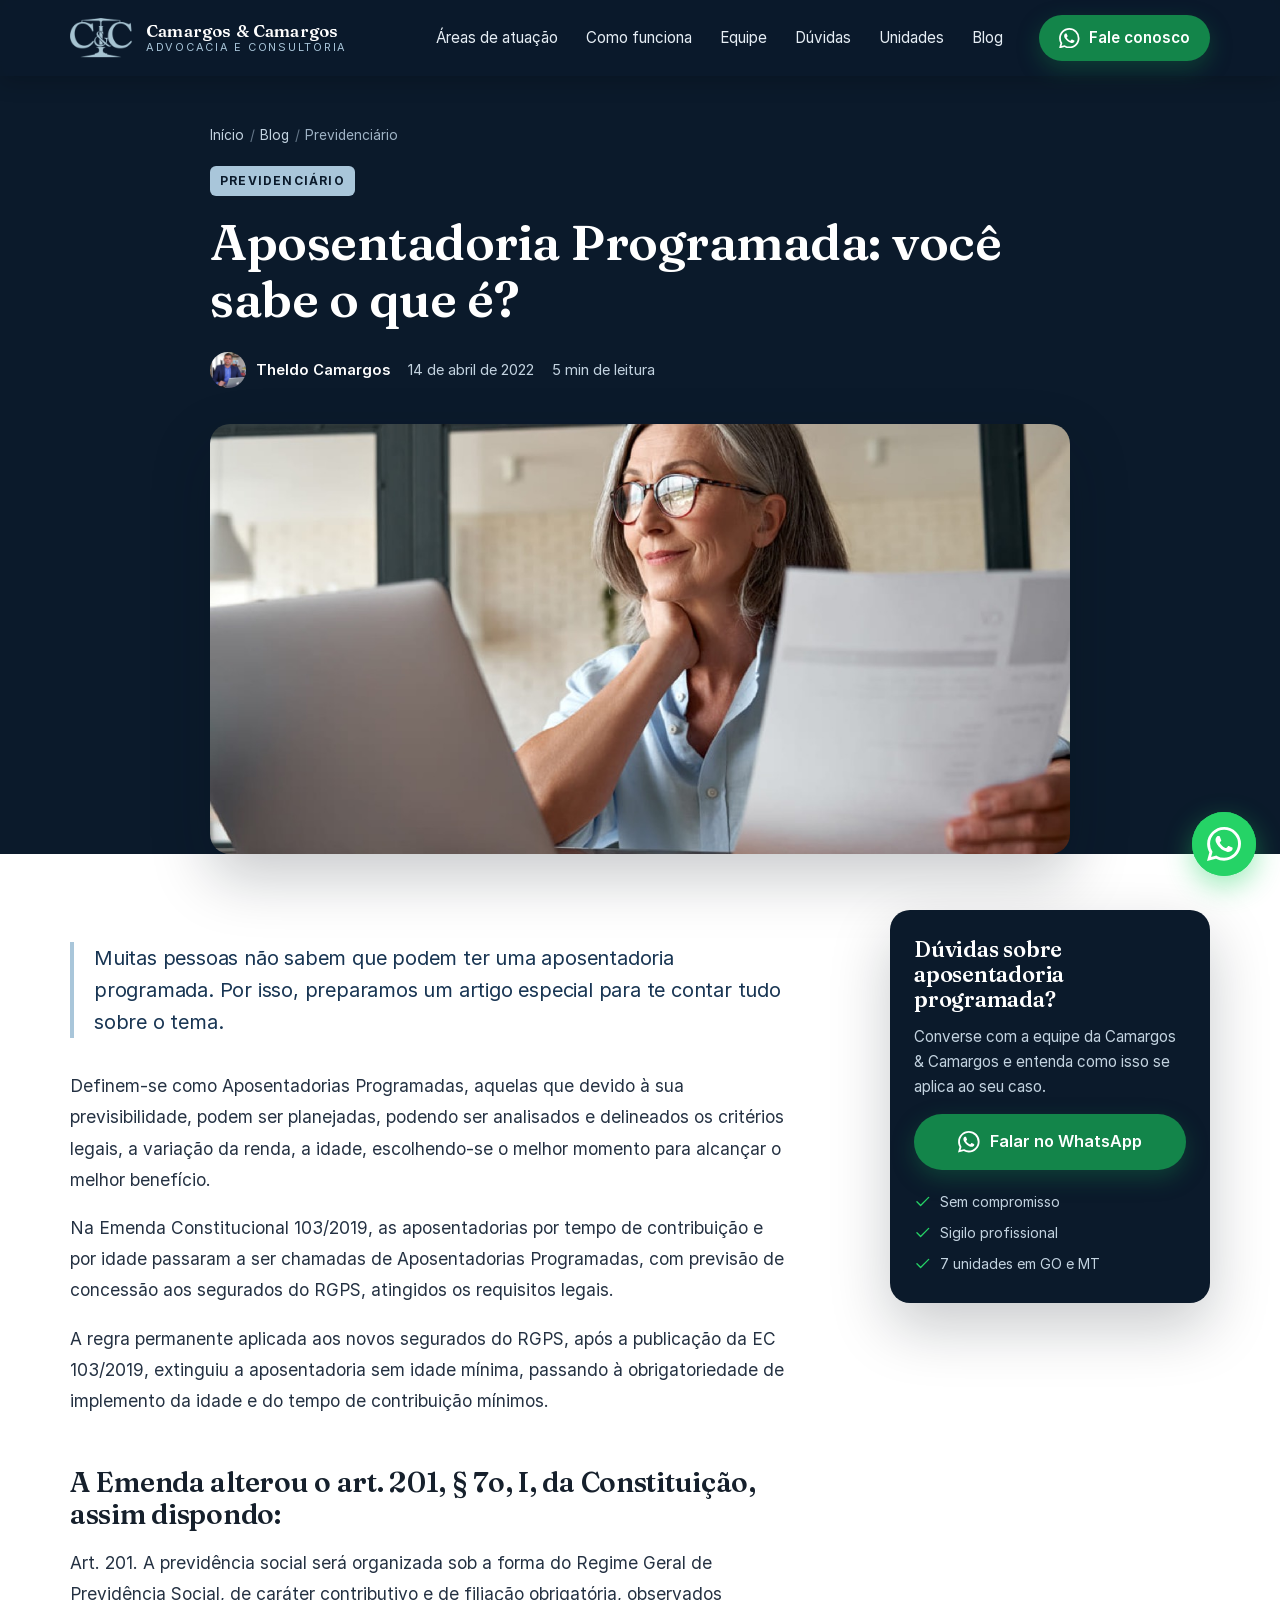
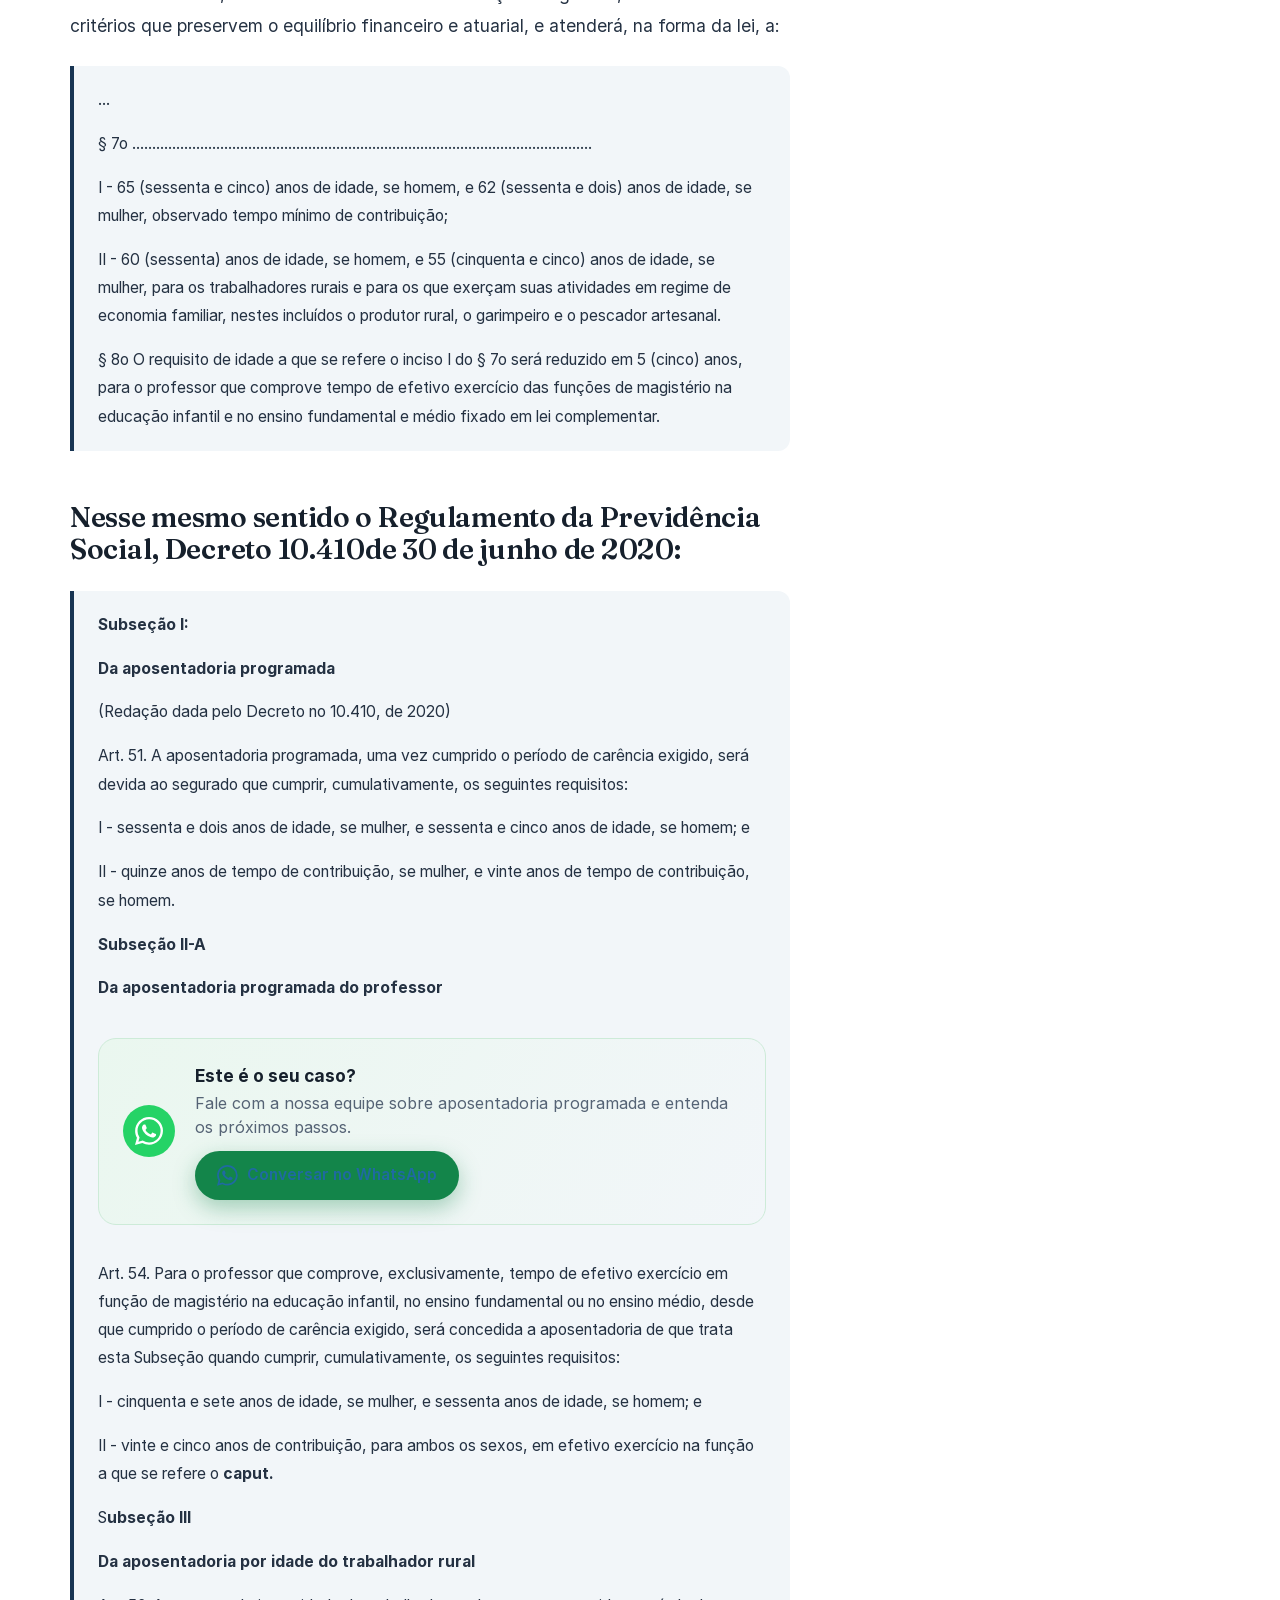
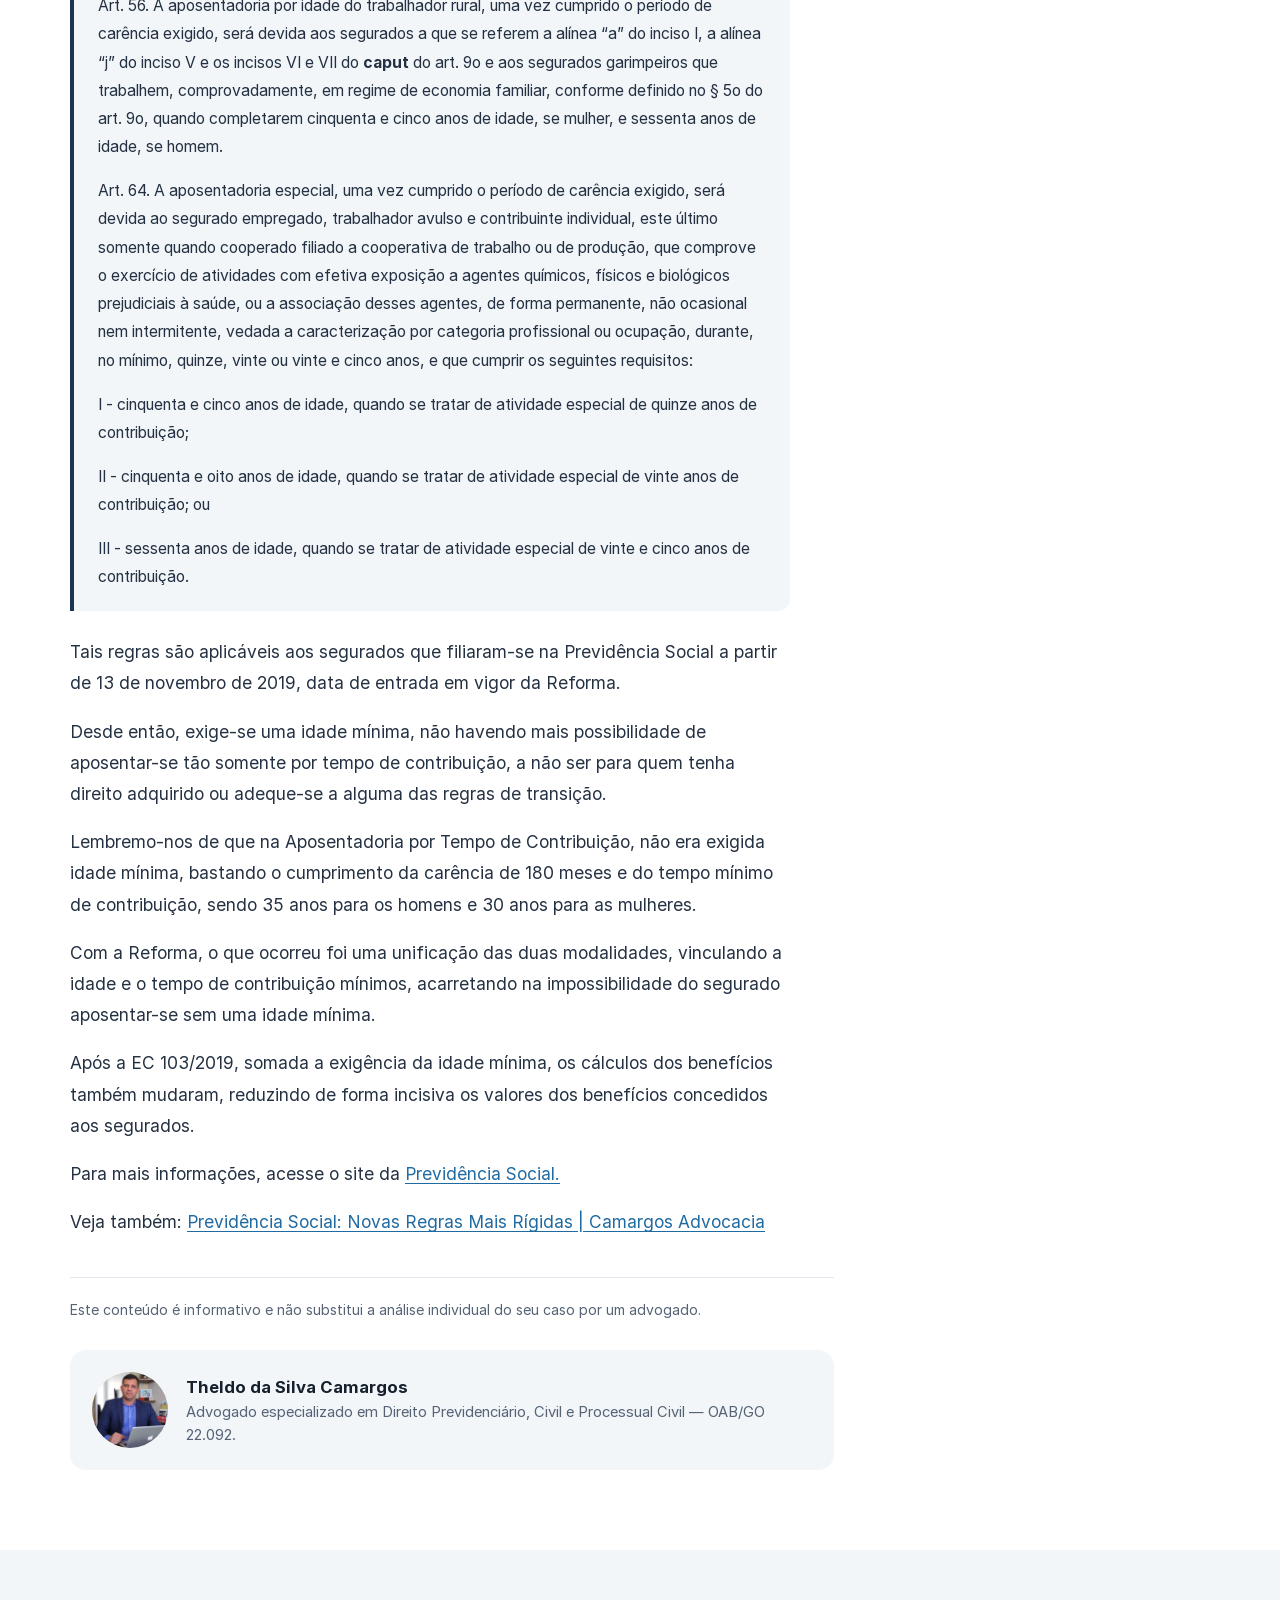
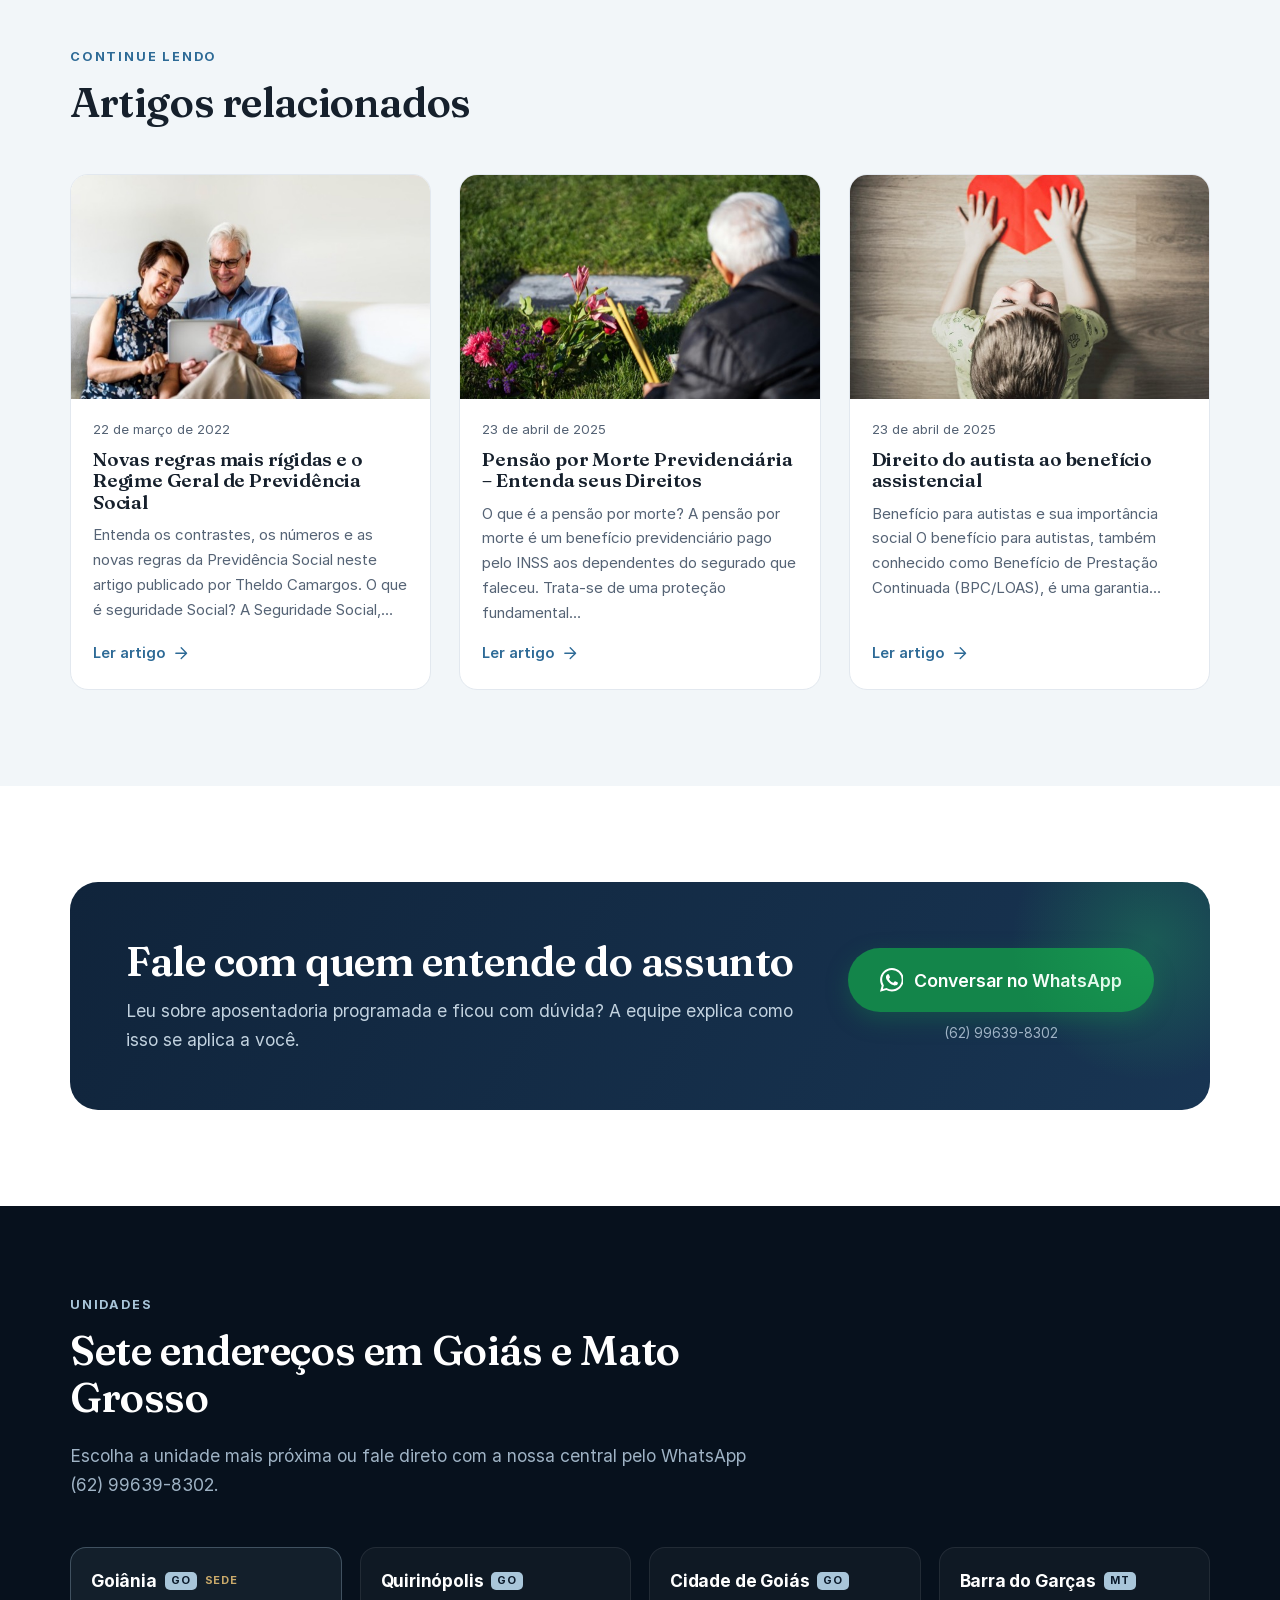
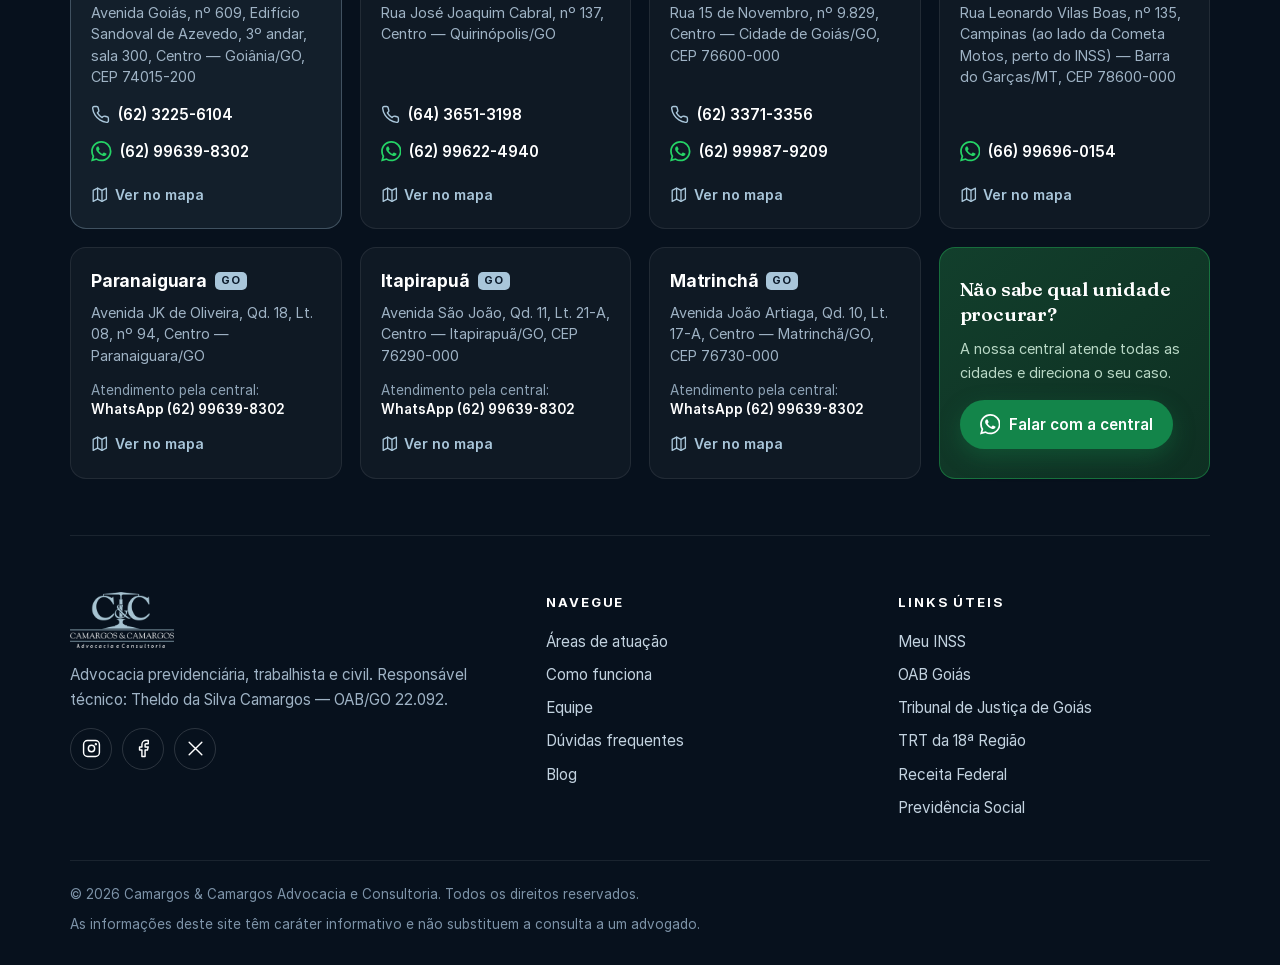
<file: aposentadoria-programada/index.html>
<!doctype html>
<html lang="pt-BR">
<head>
<meta charset="utf-8">
<meta name="viewport" content="width=device-width, initial-scale=1">
<title>Aposentadoria Programada: você sabe o que é? — Camargos &amp; Camargos Advocacia</title>
<meta name="description" content="Muitas pessoas não sabem que podem ter uma aposentadoria programada. Por isso, preparamos um artigo especial para te contar tudo sobre o tema. Definem-se como…">
<meta name="theme-color" content="#0b1a2b">
<meta name="robots" content="noindex, nofollow">
<link rel="canonical" href="https://camargosadvocacia.adv.br/aposentadoria-programada/">
<meta property="og:type" content="article">
<meta property="og:url" content="https://camargosadvocacia.adv.br/aposentadoria-programada/">
<meta property="og:locale" content="pt_BR">
<meta property="og:site_name" content="Camargos & Camargos Advocacia">
<meta property="og:title" content="Aposentadoria Programada: você sabe o que é? — Camargos &amp; Camargos Advocacia">
<meta property="og:description" content="Muitas pessoas não sabem que podem ter uma aposentadoria programada. Por isso, preparamos um artigo especial para te contar tudo sobre o tema. Definem-se como…">
<meta property="og:image" content="https://camargosadvocacia.adv.br/assets/img/aposentadoria-programada-1200.jpg">
<meta name="twitter:card" content="summary_large_image">
<link rel="icon" href="../assets/img/favicon-32.png" sizes="32x32">
<link rel="icon" href="../assets/img/favicon-192.png" sizes="192x192">
<link rel="apple-touch-icon" href="../assets/img/apple-touch-icon.png">
<link rel="preload" href="../assets/fonts/inter-400.woff2" as="font" type="font/woff2" crossorigin>
<link rel="preload" href="../assets/fonts/fraunces-600.woff2" as="font" type="font/woff2" crossorigin>
<link rel="stylesheet" href="../assets/css/site.css">
<script>document.documentElement.className+=" js";</script>
<!-- Google Tag Manager -->
<script>(function(w,d,s,l,i){w[l]=w[l]||[];w[l].push({'gtm.start':
new Date().getTime(),event:'gtm.js'});var f=d.getElementsByTagName(s)[0],
j=d.createElement(s),dl=l!='dataLayer'?'&l='+l:'';j.async=true;j.src=
'https://www.googletagmanager.com/gtm.js?id='+i+dl;f.parentNode.insertBefore(j,f);
})(window,document,'script','dataLayer','GTM-M9TGXZN7');</script>
<!-- End Google Tag Manager -->
</head>
<body>
<noscript><iframe src="https://www.googletagmanager.com/ns.html?id=GTM-M9TGXZN7" height="0" width="0" style="display:none;visibility:hidden"></iframe></noscript>
<a class="skip" href="#conteudo">Pular para o conteúdo</a>
<header class="site-header solid">
  <div class="wrap">
    <a class="brand" href="../" aria-label="Camargos & Camargos Advocacia — página inicial">
      <img src="../assets/img/logo-mark.png" alt="" width="160" height="100">
      <span>Camargos &amp; Camargos<small>Advocacia e Consultoria</small></span>
    </a>
    <nav class="nav" id="nav" aria-label="Principal"><a href="../#atuacao">Áreas de atuação</a><a href="../#como-funciona">Como funciona</a><a href="../#equipe">Equipe</a><a href="../#duvidas">Dúvidas</a><a href="../#contato">Unidades</a><a href="../blog/">Blog</a></nav>
    <a class="btn btn-wa header-cta" href="https://wa.me/5562996398302?text=Ol%C3%A1%21%20Vim%20pelo%20site%20e%20gostaria%20de%20falar%20com%20um%20advogado." target="_blank" rel="noopener" data-origem="cabecalho" data-assunto="geral"><svg class="wa-glyph" viewBox="0 0 24 24" aria-hidden="true"><path d="M17.472 14.382c-.297-.149-1.758-.867-2.03-.967-.273-.099-.471-.148-.67.15-.197.297-.767.966-.94 1.164-.174.199-.347.223-.644.075-.297-.15-1.255-.463-2.39-1.475-.883-.788-1.48-1.761-1.653-2.059-.173-.297-.018-.458.13-.606.134-.133.298-.347.446-.52.149-.174.198-.298.298-.497.099-.198.05-.371-.025-.52-.075-.149-.669-1.612-.916-2.207-.242-.579-.487-.5-.669-.51a12.8 12.8 0 0 0-.57-.01c-.198 0-.52.074-.792.372-.272.297-1.04 1.016-1.04 2.479 0 1.462 1.065 2.875 1.213 3.074.149.198 2.096 3.2 5.077 4.487.709.306 1.262.489 1.694.625.712.227 1.36.195 1.871.118.571-.085 1.758-.719 2.006-1.413.248-.694.248-1.289.173-1.413-.074-.124-.272-.198-.57-.347m-5.421 7.403h-.004a9.87 9.87 0 0 1-5.031-1.378l-.361-.214-3.741.982.998-3.648-.235-.374a9.86 9.86 0 0 1-1.51-5.26c.001-5.45 4.436-9.884 9.888-9.884a9.82 9.82 0 0 1 6.988 2.896 9.82 9.82 0 0 1 2.892 6.994c-.003 5.45-4.437 9.885-9.885 9.885M20.52 3.449C18.24 1.245 15.24 0 12.045 0 5.463 0 .104 5.359.101 11.943c0 2.096.548 4.142 1.588 5.945L0 24l6.305-1.654a11.9 11.9 0 0 0 5.734 1.46h.005c6.585 0 11.946-5.359 11.949-11.945a11.9 11.9 0 0 0-3.473-8.413"/></svg><span class="label">Fale conosco</span></a>
    <button class="nav-toggle" type="button" aria-controls="nav" aria-expanded="false" aria-label="Abrir menu"><svg class="i" viewBox="0 0 24 24" aria-hidden="true"><path d="M4 6h16M4 12h16M4 18h16"/></svg></button>
  </div>
</header>
<main id="conteudo">
<section class="art-hero">
  <div class="wrap">
    <nav class="crumbs" aria-label="Você está em"><a href="../">Início</a><span>/</span><a href="../blog/">Blog</a><span>/</span>Previdenciário</nav>
    <span class="cat">Previdenciário</span>
    <h1>Aposentadoria Programada: você sabe o que é?</h1>
    <div class="art-meta">
      <span class="who"><img src="../assets/img/autor-theldo.jpg" alt="" width="36" height="36">Theldo Camargos</span>
      <time datetime="2022-04-14">14 de abril de 2022</time>
      <span>5 min de leitura</span>
    </div>
    <figure class="art-cover">
      <img src="../assets/img/aposentadoria-programada-1200.jpg" srcset="../assets/img/aposentadoria-programada-600.jpg 600w, ../assets/img/aposentadoria-programada-1200.jpg 1200w" sizes="(max-width: 900px) 100vw, 860px" alt="" width="1200" height="675" fetchpriority="high">
    </figure>
  </div>
</section>
<div class="wrap art-layout">
  <article>
    <div class="prose">
<h3><em>Muitas pessoas não sabem que podem ter uma aposentadoria programada. Por isso, preparamos um artigo especial para te contar tudo sobre o tema.</em></h3>
<p>Definem-se como Aposentadorias Programadas, aquelas que devido à sua previsibilidade, podem ser planejadas, podendo ser analisados e delineados os critérios legais, a variação da renda, a idade, escolhendo-se o melhor momento para alcançar o melhor benefício.</p>
<p>Na Emenda Constitucional 103/2019, as aposentadorias por tempo de contribuição e por idade passaram a ser chamadas de Aposentadorias Programadas, com previsão de concessão aos segurados do RGPS, atingidos os requisitos legais.</p>
<p>A regra permanente aplicada aos novos segurados do RGPS, após a publicação da EC 103/2019, extinguiu a aposentadoria sem idade mínima, passando à obrigatoriedade de implemento da idade e do tempo de contribuição mínimos.</p>
<h2>A Emenda alterou o art. 201, § 7o, I, da Constituição, assim dispondo:</h2>
<p>Art. 201. A previdência social será organizada sob a forma do Regime Geral de Previdência Social, de caráter contributivo e de filiação obrigatória, observados critérios que preservem o equilíbrio financeiro e atuarial, e atenderá, na forma da lei, a:</p>
<blockquote>
<p>...</p>
<p>§ 7o ...................................................................................................................</p>
<p>I - 65 (sessenta e cinco) anos de idade, se homem, e 62 (sessenta e dois) anos de idade, se mulher, observado tempo mínimo de contribuição;</p>
<p>II - 60 (sessenta) anos de idade, se homem, e 55 (cinquenta e cinco) anos de idade, se mulher, para os trabalhadores rurais e para os que exerçam suas atividades em regime de economia familiar, nestes incluídos o produtor rural, o garimpeiro e o pescador artesanal.</p>
<p>§ 8o O requisito de idade a que se refere o inciso I do § 7o será reduzido em 5 (cinco) anos, para o professor que comprove tempo de efetivo exercício das funções de magistério na educação infantil e no ensino fundamental e médio fixado em lei complementar.</p>
</blockquote>
<h2>Nesse mesmo sentido o Regulamento da Previdência Social, Decreto 10.410de 30 de junho de 2020:</h2>
<blockquote>
<p><strong>Subseção I:</strong></p>
<p><strong>Da aposentadoria programada</strong></p>
<p>(Redação dada pelo Decreto no 10.410, de 2020)</p>
<p>Art. 51. A aposentadoria programada, uma vez cumprido o período de carência exigido, será devida ao segurado que cumprir, cumulativamente, os seguintes requisitos:</p>
<p>I - sessenta e dois anos de idade, se mulher, e sessenta e cinco anos de idade, se homem; e</p>
<p>II - quinze anos de tempo de contribuição, se mulher, e vinte anos de tempo de contribuição, se homem.</p>
<p><strong>Subseção II-A</strong></p>
<p><strong>Da aposentadoria programada do professor</strong></p>
<aside class="inline-cta">
  <span class="ico"><svg class="wa-glyph" viewBox="0 0 24 24" aria-hidden="true"><path d="M17.472 14.382c-.297-.149-1.758-.867-2.03-.967-.273-.099-.471-.148-.67.15-.197.297-.767.966-.94 1.164-.174.199-.347.223-.644.075-.297-.15-1.255-.463-2.39-1.475-.883-.788-1.48-1.761-1.653-2.059-.173-.297-.018-.458.13-.606.134-.133.298-.347.446-.52.149-.174.198-.298.298-.497.099-.198.05-.371-.025-.52-.075-.149-.669-1.612-.916-2.207-.242-.579-.487-.5-.669-.51a12.8 12.8 0 0 0-.57-.01c-.198 0-.52.074-.792.372-.272.297-1.04 1.016-1.04 2.479 0 1.462 1.065 2.875 1.213 3.074.149.198 2.096 3.2 5.077 4.487.709.306 1.262.489 1.694.625.712.227 1.36.195 1.871.118.571-.085 1.758-.719 2.006-1.413.248-.694.248-1.289.173-1.413-.074-.124-.272-.198-.57-.347m-5.421 7.403h-.004a9.87 9.87 0 0 1-5.031-1.378l-.361-.214-3.741.982.998-3.648-.235-.374a9.86 9.86 0 0 1-1.51-5.26c.001-5.45 4.436-9.884 9.888-9.884a9.82 9.82 0 0 1 6.988 2.896 9.82 9.82 0 0 1 2.892 6.994c-.003 5.45-4.437 9.885-9.885 9.885M20.52 3.449C18.24 1.245 15.24 0 12.045 0 5.463 0 .104 5.359.101 11.943c0 2.096.548 4.142 1.588 5.945L0 24l6.305-1.654a11.9 11.9 0 0 0 5.734 1.46h.005c6.585 0 11.946-5.359 11.949-11.945a11.9 11.9 0 0 0-3.473-8.413"/></svg></span>
  <div>
    <b>Este é o seu caso?</b>
    <p>Fale com a nossa equipe sobre aposentadoria programada e entenda os próximos passos.</p>
    <a class="btn btn-wa" href="https://wa.me/5562996398302?text=Ol%C3%A1%21%20Li%20o%20artigo%20%22Aposentadoria%20Programada%3A%20voc%C3%AA%20sabe%20o%20que%20%C3%A9%3F%22%20no%20site%20e%20gostaria%20de%20tirar%20uma%20d%C3%BAvida." target="_blank" rel="noopener" data-origem="artigo-meio" data-assunto="aposentadoria"><svg class="wa-glyph" viewBox="0 0 24 24" aria-hidden="true"><path d="M17.472 14.382c-.297-.149-1.758-.867-2.03-.967-.273-.099-.471-.148-.67.15-.197.297-.767.966-.94 1.164-.174.199-.347.223-.644.075-.297-.15-1.255-.463-2.39-1.475-.883-.788-1.48-1.761-1.653-2.059-.173-.297-.018-.458.13-.606.134-.133.298-.347.446-.52.149-.174.198-.298.298-.497.099-.198.05-.371-.025-.52-.075-.149-.669-1.612-.916-2.207-.242-.579-.487-.5-.669-.51a12.8 12.8 0 0 0-.57-.01c-.198 0-.52.074-.792.372-.272.297-1.04 1.016-1.04 2.479 0 1.462 1.065 2.875 1.213 3.074.149.198 2.096 3.2 5.077 4.487.709.306 1.262.489 1.694.625.712.227 1.36.195 1.871.118.571-.085 1.758-.719 2.006-1.413.248-.694.248-1.289.173-1.413-.074-.124-.272-.198-.57-.347m-5.421 7.403h-.004a9.87 9.87 0 0 1-5.031-1.378l-.361-.214-3.741.982.998-3.648-.235-.374a9.86 9.86 0 0 1-1.51-5.26c.001-5.45 4.436-9.884 9.888-9.884a9.82 9.82 0 0 1 6.988 2.896 9.82 9.82 0 0 1 2.892 6.994c-.003 5.45-4.437 9.885-9.885 9.885M20.52 3.449C18.24 1.245 15.24 0 12.045 0 5.463 0 .104 5.359.101 11.943c0 2.096.548 4.142 1.588 5.945L0 24l6.305-1.654a11.9 11.9 0 0 0 5.734 1.46h.005c6.585 0 11.946-5.359 11.949-11.945a11.9 11.9 0 0 0-3.473-8.413"/></svg>Conversar no WhatsApp</a>
  </div>
</aside>
<p>Art. 54. Para o professor que comprove, exclusivamente, tempo de efetivo exercício em função de magistério na educação infantil, no ensino fundamental ou no ensino médio, desde que cumprido o período de carência exigido, será concedida a aposentadoria de que trata esta Subseção quando cumprir, cumulativamente, os seguintes requisitos:</p>
<p>I - cinquenta e sete anos de idade, se mulher, e sessenta anos de idade, se homem; e</p>
<p>II - vinte e cinco anos de contribuição, para ambos os sexos, em efetivo exercício na função a que se refere o<strong> caput.</strong></p>
<p>S<strong>ubseção III</strong></p>
<p><strong>Da aposentadoria por idade do trabalhador rural</strong></p>
<p>Art. 56. A aposentadoria por idade do trabalhador rural, uma vez cumprido o período de carência exigido, será devida aos segurados a que se referem a alínea “a” do inciso I, a alínea “j” do inciso V e os incisos VI e VII do <strong>caput</strong> do art. 9o e aos segurados garimpeiros que trabalhem, comprovadamente, em regime de economia familiar, conforme definido no § 5o do art. 9o, quando completarem cinquenta e cinco anos de idade, se mulher, e sessenta anos de idade, se homem.</p>
<p>Art. 64. A aposentadoria especial, uma vez cumprido o período de carência exigido, será devida ao segurado empregado, trabalhador avulso e contribuinte individual, este último somente quando cooperado filiado a cooperativa de trabalho ou de produção, que comprove o exercício de atividades com efetiva exposição a agentes químicos, físicos e biológicos prejudiciais à saúde, ou a associação desses agentes, de forma permanente, não ocasional nem intermitente, vedada a caracterização por categoria profissional ou ocupação, durante, no mínimo, quinze, vinte ou vinte e cinco anos, e que cumprir os seguintes requisitos:</p>
<p>I - cinquenta e cinco anos de idade, quando se tratar de atividade especial de quinze anos de contribuição;</p>
<p>II - cinquenta e oito anos de idade, quando se tratar de atividade especial de vinte anos de contribuição; ou</p>
<p>III - sessenta anos de idade, quando se tratar de atividade especial de vinte e cinco anos de contribuição.</p>
</blockquote>
<p>Tais regras são aplicáveis aos segurados que filiaram-se na Previdência Social a partir de 13 de novembro de 2019, data de entrada em vigor da Reforma.</p>
<p>Desde então, exige-se uma idade mínima, não havendo mais possibilidade de aposentar-se tão somente por tempo de contribuição, a não ser para quem tenha direito adquirido ou adeque-se a alguma das regras de transição.</p>
<p>Lembremo-nos de que na Aposentadoria por Tempo de Contribuição, não era exigida idade mínima, bastando o cumprimento da carência de 180 meses e do tempo mínimo de contribuição, sendo 35 anos para os homens e 30 anos para as mulheres.</p>
<p>Com a Reforma, o que ocorreu foi uma unificação das duas modalidades, vinculando a idade e o tempo de contribuição mínimos, acarretando na impossibilidade do segurado aposentar-se sem uma idade mínima.</p>
<p>Após a EC 103/2019, somada a exigência da idade mínima, os cálculos dos benefícios também mudaram, reduzindo de forma incisiva os valores dos benefícios concedidos aos segurados.</p>
<p>Para mais informações, acesse o site da <a href="https://meu.inss.gov.br/#/login" target="_blank" rel="noopener noreferrer">Previdência Social.</a></p>
<p>Veja também: <a href="../novas-regras-previdencia-social/">Previdência Social: Novas Regras Mais Rígidas | Camargos Advocacia</a></p>
    </div>
    <p class="disclaimer">Este conteúdo é informativo e não substitui a análise individual do seu caso por um advogado.</p>
    <div class="author">
      <img src="../assets/img/autor-theldo.jpg" alt="" width="76" height="76" loading="lazy">
      <div><b>Theldo da Silva Camargos</b><p>Advogado especializado em Direito Previdenciário, Civil e Processual Civil — OAB/GO 22.092.</p></div>
    </div>
  </article>
  <aside class="art-aside">
    <div class="aside-card">
      <h3>Dúvidas sobre aposentadoria programada?</h3>
      <p>Converse com a equipe da Camargos &amp; Camargos e entenda como isso se aplica ao seu caso.</p>
      <a class="btn btn-wa" href="https://wa.me/5562996398302?text=Ol%C3%A1%21%20Li%20o%20artigo%20%22Aposentadoria%20Programada%3A%20voc%C3%AA%20sabe%20o%20que%20%C3%A9%3F%22%20no%20site%20e%20gostaria%20de%20tirar%20uma%20d%C3%BAvida." target="_blank" rel="noopener" data-origem="artigo-lateral" data-assunto="aposentadoria"><svg class="wa-glyph" viewBox="0 0 24 24" aria-hidden="true"><path d="M17.472 14.382c-.297-.149-1.758-.867-2.03-.967-.273-.099-.471-.148-.67.15-.197.297-.767.966-.94 1.164-.174.199-.347.223-.644.075-.297-.15-1.255-.463-2.39-1.475-.883-.788-1.48-1.761-1.653-2.059-.173-.297-.018-.458.13-.606.134-.133.298-.347.446-.52.149-.174.198-.298.298-.497.099-.198.05-.371-.025-.52-.075-.149-.669-1.612-.916-2.207-.242-.579-.487-.5-.669-.51a12.8 12.8 0 0 0-.57-.01c-.198 0-.52.074-.792.372-.272.297-1.04 1.016-1.04 2.479 0 1.462 1.065 2.875 1.213 3.074.149.198 2.096 3.2 5.077 4.487.709.306 1.262.489 1.694.625.712.227 1.36.195 1.871.118.571-.085 1.758-.719 2.006-1.413.248-.694.248-1.289.173-1.413-.074-.124-.272-.198-.57-.347m-5.421 7.403h-.004a9.87 9.87 0 0 1-5.031-1.378l-.361-.214-3.741.982.998-3.648-.235-.374a9.86 9.86 0 0 1-1.51-5.26c.001-5.45 4.436-9.884 9.888-9.884a9.82 9.82 0 0 1 6.988 2.896 9.82 9.82 0 0 1 2.892 6.994c-.003 5.45-4.437 9.885-9.885 9.885M20.52 3.449C18.24 1.245 15.24 0 12.045 0 5.463 0 .104 5.359.101 11.943c0 2.096.548 4.142 1.588 5.945L0 24l6.305-1.654a11.9 11.9 0 0 0 5.734 1.46h.005c6.585 0 11.946-5.359 11.949-11.945a11.9 11.9 0 0 0-3.473-8.413"/></svg>Falar no WhatsApp</a>
      <ul>
        <li><svg class="i" viewBox="0 0 24 24" aria-hidden="true"><path d="M20 6 9 17l-5-5"/></svg>Sem compromisso</li>
        <li><svg class="i" viewBox="0 0 24 24" aria-hidden="true"><path d="M20 6 9 17l-5-5"/></svg>Sigilo profissional</li>
        <li><svg class="i" viewBox="0 0 24 24" aria-hidden="true"><path d="M20 6 9 17l-5-5"/></svg>7 unidades em GO e MT</li>
      </ul>
    </div>
  </aside>
</div>
<section class="section section-alt">
  <div class="wrap">
    <div class="section-head"><span class="kicker">Continue lendo</span><h2>Artigos relacionados</h2></div>
    <div class="posts">
<a class="post-card reveal" href="../novas-regras-previdencia-social/">
  <img src="../assets/img/novas-regras-previdencia-social-600.jpg" alt="" width="600" height="375" loading="lazy">
  <div>
    <time datetime="2022-03-22">22 de março de 2022</time>
    <h3>Novas regras mais rígidas e o Regime Geral de Previdência Social</h3>
    <p>Entenda os contrastes, os números e as novas regras da Previdência Social neste artigo publicado por Theldo Camargos. O que é seguridade Social? A Seguridade Social,…</p>
    <span class="more">Ler artigo <svg class="i" viewBox="0 0 24 24" aria-hidden="true"><path d="M5 12h14M12 5l7 7-7 7"/></svg></span>
  </div>
</a><a class="post-card reveal" href="../pensao-por-morte-previdenciaria/">
  <img src="../assets/img/pensao-por-morte-previdenciaria-600.jpg" alt="" width="600" height="375" loading="lazy">
  <div>
    <time datetime="2025-04-23">23 de abril de 2025</time>
    <h3>Pensão por Morte Previdenciária – Entenda seus Direitos</h3>
    <p>O que é a pensão por morte? A pensão por morte é um benefício previdenciário pago pelo INSS aos dependentes do segurado que faleceu. Trata-se de uma proteção fundamental…</p>
    <span class="more">Ler artigo <svg class="i" viewBox="0 0 24 24" aria-hidden="true"><path d="M5 12h14M12 5l7 7-7 7"/></svg></span>
  </div>
</a><a class="post-card reveal" href="../direito-do-autista-ao-beneficio-assistencial/">
  <img src="../assets/img/direito-do-autista-ao-beneficio-assistencial-600.jpg" alt="" width="600" height="375" loading="lazy">
  <div>
    <time datetime="2025-04-23">23 de abril de 2025</time>
    <h3>Direito do autista ao benefício assistencial</h3>
    <p>Benefício para autistas e sua importância social O benefício para autistas, também conhecido como Benefício de Prestação Continuada (BPC/LOAS), é uma garantia…</p>
    <span class="more">Ler artigo <svg class="i" viewBox="0 0 24 24" aria-hidden="true"><path d="M5 12h14M12 5l7 7-7 7"/></svg></span>
  </div>
</a>
    </div>
  </div>
</section>
<section class="section" aria-label="Fale conosco">
  <div class="wrap">
    <div class="cta-band reveal">
      <div>
        <h2>Fale com quem entende do assunto</h2>
        <p>Leu sobre aposentadoria programada e ficou com dúvida? A equipe explica como isso se aplica a você.</p>
      </div>
      <div>
        <a class="btn btn-wa btn-lg" href="https://wa.me/5562996398302?text=Ol%C3%A1%21%20Li%20o%20artigo%20%22Aposentadoria%20Programada%3A%20voc%C3%AA%20sabe%20o%20que%20%C3%A9%3F%22%20no%20site%20e%20gostaria%20de%20tirar%20uma%20d%C3%BAvida." target="_blank" rel="noopener" data-origem="artigo-faixa" data-assunto="geral"><svg class="wa-glyph" viewBox="0 0 24 24" aria-hidden="true"><path d="M17.472 14.382c-.297-.149-1.758-.867-2.03-.967-.273-.099-.471-.148-.67.15-.197.297-.767.966-.94 1.164-.174.199-.347.223-.644.075-.297-.15-1.255-.463-2.39-1.475-.883-.788-1.48-1.761-1.653-2.059-.173-.297-.018-.458.13-.606.134-.133.298-.347.446-.52.149-.174.198-.298.298-.497.099-.198.05-.371-.025-.52-.075-.149-.669-1.612-.916-2.207-.242-.579-.487-.5-.669-.51a12.8 12.8 0 0 0-.57-.01c-.198 0-.52.074-.792.372-.272.297-1.04 1.016-1.04 2.479 0 1.462 1.065 2.875 1.213 3.074.149.198 2.096 3.2 5.077 4.487.709.306 1.262.489 1.694.625.712.227 1.36.195 1.871.118.571-.085 1.758-.719 2.006-1.413.248-.694.248-1.289.173-1.413-.074-.124-.272-.198-.57-.347m-5.421 7.403h-.004a9.87 9.87 0 0 1-5.031-1.378l-.361-.214-3.741.982.998-3.648-.235-.374a9.86 9.86 0 0 1-1.51-5.26c.001-5.45 4.436-9.884 9.888-9.884a9.82 9.82 0 0 1 6.988 2.896 9.82 9.82 0 0 1 2.892 6.994c-.003 5.45-4.437 9.885-9.885 9.885M20.52 3.449C18.24 1.245 15.24 0 12.045 0 5.463 0 .104 5.359.101 11.943c0 2.096.548 4.142 1.588 5.945L0 24l6.305-1.654a11.9 11.9 0 0 0 5.734 1.46h.005c6.585 0 11.946-5.359 11.949-11.945a11.9 11.9 0 0 0-3.473-8.413"/></svg>Conversar no WhatsApp</a>
        <span class="btn-sub">(62) 99639-8302</span>
      </div>
    </div>
  </div>
</section>

</main>
<footer class="site-footer" id="contato">
  <div class="wrap">
    <div class="section-head">
      <span class="kicker">Unidades</span>
      <h2>Sete endereços em Goiás e Mato Grosso</h2>
      <p>Escolha a unidade mais próxima ou fale direto com a nossa central pelo WhatsApp (62) 99639-8302.</p>
    </div>
    <div class="units">
<div class="unit main">
  <h3>Goiânia <span class="uf">GO</span> <span class="badge">Sede</span></h3>
  <address>Avenida Goiás, nº 609, Edifício Sandoval de Azevedo, 3º andar, sala 300, Centro — Goiânia/GO, CEP 74015-200</address>
  <ul><li><a href="tel:+556232256104" data-origem="rodape-unidade"><svg class="i" viewBox="0 0 24 24" aria-hidden="true"><path d="M22 16.92v3a2 2 0 0 1-2.18 2 19.79 19.79 0 0 1-8.63-3.07 19.5 19.5 0 0 1-6-6 19.79 19.79 0 0 1-3.07-8.67A2 2 0 0 1 4.11 2h3a2 2 0 0 1 2 1.72c.13.96.36 1.9.7 2.81a2 2 0 0 1-.45 2.11L8.09 9.91a16 16 0 0 0 6 6l1.27-1.27a2 2 0 0 1 2.11-.45c.91.34 1.85.57 2.81.7A2 2 0 0 1 22 16.92z"/></svg>(62) 3225-6104</a></li><li><a class="wa" href="https://wa.me/5562996398302?text=Ol%C3%A1%21%20Vim%20pelo%20site%20e%20gostaria%20de%20falar%20com%20a%20unidade%20de%20Goi%C3%A2nia." target="_blank" rel="noopener" data-origem="rodape-unidade" data-assunto="unidade-goiania"><svg class="wa-glyph" viewBox="0 0 24 24" aria-hidden="true"><path d="M17.472 14.382c-.297-.149-1.758-.867-2.03-.967-.273-.099-.471-.148-.67.15-.197.297-.767.966-.94 1.164-.174.199-.347.223-.644.075-.297-.15-1.255-.463-2.39-1.475-.883-.788-1.48-1.761-1.653-2.059-.173-.297-.018-.458.13-.606.134-.133.298-.347.446-.52.149-.174.198-.298.298-.497.099-.198.05-.371-.025-.52-.075-.149-.669-1.612-.916-2.207-.242-.579-.487-.5-.669-.51a12.8 12.8 0 0 0-.57-.01c-.198 0-.52.074-.792.372-.272.297-1.04 1.016-1.04 2.479 0 1.462 1.065 2.875 1.213 3.074.149.198 2.096 3.2 5.077 4.487.709.306 1.262.489 1.694.625.712.227 1.36.195 1.871.118.571-.085 1.758-.719 2.006-1.413.248-.694.248-1.289.173-1.413-.074-.124-.272-.198-.57-.347m-5.421 7.403h-.004a9.87 9.87 0 0 1-5.031-1.378l-.361-.214-3.741.982.998-3.648-.235-.374a9.86 9.86 0 0 1-1.51-5.26c.001-5.45 4.436-9.884 9.888-9.884a9.82 9.82 0 0 1 6.988 2.896 9.82 9.82 0 0 1 2.892 6.994c-.003 5.45-4.437 9.885-9.885 9.885M20.52 3.449C18.24 1.245 15.24 0 12.045 0 5.463 0 .104 5.359.101 11.943c0 2.096.548 4.142 1.588 5.945L0 24l6.305-1.654a11.9 11.9 0 0 0 5.734 1.46h.005c6.585 0 11.946-5.359 11.949-11.945a11.9 11.9 0 0 0-3.473-8.413"/></svg>(62) 99639-8302</a></li></ul>
  <a class="map" href="https://maps.app.goo.gl/dH1hRmNgZ6PrfpzB8" target="_blank" rel="noopener noreferrer"><svg class="i" viewBox="0 0 24 24" aria-hidden="true"><path d="M9 3 3 6v15l6-3 6 3 6-3V3l-6 3-6-3Z"/><path d="M9 3v15M15 6v15"/></svg>Ver no mapa</a>
</div>
<div class="unit">
  <h3>Quirinópolis <span class="uf">GO</span> </h3>
  <address>Rua José Joaquim Cabral, nº 137, Centro — Quirinópolis/GO</address>
  <ul><li><a href="tel:+556436513198" data-origem="rodape-unidade"><svg class="i" viewBox="0 0 24 24" aria-hidden="true"><path d="M22 16.92v3a2 2 0 0 1-2.18 2 19.79 19.79 0 0 1-8.63-3.07 19.5 19.5 0 0 1-6-6 19.79 19.79 0 0 1-3.07-8.67A2 2 0 0 1 4.11 2h3a2 2 0 0 1 2 1.72c.13.96.36 1.9.7 2.81a2 2 0 0 1-.45 2.11L8.09 9.91a16 16 0 0 0 6 6l1.27-1.27a2 2 0 0 1 2.11-.45c.91.34 1.85.57 2.81.7A2 2 0 0 1 22 16.92z"/></svg>(64) 3651-3198</a></li><li><a class="wa" href="https://wa.me/5562996224940?text=Ol%C3%A1%21%20Vim%20pelo%20site%20e%20gostaria%20de%20falar%20com%20a%20unidade%20de%20Quirin%C3%B3polis." target="_blank" rel="noopener" data-origem="rodape-unidade" data-assunto="unidade-quirinopolis"><svg class="wa-glyph" viewBox="0 0 24 24" aria-hidden="true"><path d="M17.472 14.382c-.297-.149-1.758-.867-2.03-.967-.273-.099-.471-.148-.67.15-.197.297-.767.966-.94 1.164-.174.199-.347.223-.644.075-.297-.15-1.255-.463-2.39-1.475-.883-.788-1.48-1.761-1.653-2.059-.173-.297-.018-.458.13-.606.134-.133.298-.347.446-.52.149-.174.198-.298.298-.497.099-.198.05-.371-.025-.52-.075-.149-.669-1.612-.916-2.207-.242-.579-.487-.5-.669-.51a12.8 12.8 0 0 0-.57-.01c-.198 0-.52.074-.792.372-.272.297-1.04 1.016-1.04 2.479 0 1.462 1.065 2.875 1.213 3.074.149.198 2.096 3.2 5.077 4.487.709.306 1.262.489 1.694.625.712.227 1.36.195 1.871.118.571-.085 1.758-.719 2.006-1.413.248-.694.248-1.289.173-1.413-.074-.124-.272-.198-.57-.347m-5.421 7.403h-.004a9.87 9.87 0 0 1-5.031-1.378l-.361-.214-3.741.982.998-3.648-.235-.374a9.86 9.86 0 0 1-1.51-5.26c.001-5.45 4.436-9.884 9.888-9.884a9.82 9.82 0 0 1 6.988 2.896 9.82 9.82 0 0 1 2.892 6.994c-.003 5.45-4.437 9.885-9.885 9.885M20.52 3.449C18.24 1.245 15.24 0 12.045 0 5.463 0 .104 5.359.101 11.943c0 2.096.548 4.142 1.588 5.945L0 24l6.305-1.654a11.9 11.9 0 0 0 5.734 1.46h.005c6.585 0 11.946-5.359 11.949-11.945a11.9 11.9 0 0 0-3.473-8.413"/></svg>(62) 99622-4940</a></li></ul>
  <a class="map" href="https://maps.app.goo.gl/U8AoDPwBhqAqfcE17" target="_blank" rel="noopener noreferrer"><svg class="i" viewBox="0 0 24 24" aria-hidden="true"><path d="M9 3 3 6v15l6-3 6 3 6-3V3l-6 3-6-3Z"/><path d="M9 3v15M15 6v15"/></svg>Ver no mapa</a>
</div>
<div class="unit">
  <h3>Cidade de Goiás <span class="uf">GO</span> </h3>
  <address>Rua 15 de Novembro, nº 9.829, Centro — Cidade de Goiás/GO, CEP 76600-000</address>
  <ul><li><a href="tel:+556233713356" data-origem="rodape-unidade"><svg class="i" viewBox="0 0 24 24" aria-hidden="true"><path d="M22 16.92v3a2 2 0 0 1-2.18 2 19.79 19.79 0 0 1-8.63-3.07 19.5 19.5 0 0 1-6-6 19.79 19.79 0 0 1-3.07-8.67A2 2 0 0 1 4.11 2h3a2 2 0 0 1 2 1.72c.13.96.36 1.9.7 2.81a2 2 0 0 1-.45 2.11L8.09 9.91a16 16 0 0 0 6 6l1.27-1.27a2 2 0 0 1 2.11-.45c.91.34 1.85.57 2.81.7A2 2 0 0 1 22 16.92z"/></svg>(62) 3371-3356</a></li><li><a class="wa" href="https://wa.me/5562999879209?text=Ol%C3%A1%21%20Vim%20pelo%20site%20e%20gostaria%20de%20falar%20com%20a%20unidade%20de%20Cidade%20de%20Goi%C3%A1s." target="_blank" rel="noopener" data-origem="rodape-unidade" data-assunto="unidade-cidade-de-goias"><svg class="wa-glyph" viewBox="0 0 24 24" aria-hidden="true"><path d="M17.472 14.382c-.297-.149-1.758-.867-2.03-.967-.273-.099-.471-.148-.67.15-.197.297-.767.966-.94 1.164-.174.199-.347.223-.644.075-.297-.15-1.255-.463-2.39-1.475-.883-.788-1.48-1.761-1.653-2.059-.173-.297-.018-.458.13-.606.134-.133.298-.347.446-.52.149-.174.198-.298.298-.497.099-.198.05-.371-.025-.52-.075-.149-.669-1.612-.916-2.207-.242-.579-.487-.5-.669-.51a12.8 12.8 0 0 0-.57-.01c-.198 0-.52.074-.792.372-.272.297-1.04 1.016-1.04 2.479 0 1.462 1.065 2.875 1.213 3.074.149.198 2.096 3.2 5.077 4.487.709.306 1.262.489 1.694.625.712.227 1.36.195 1.871.118.571-.085 1.758-.719 2.006-1.413.248-.694.248-1.289.173-1.413-.074-.124-.272-.198-.57-.347m-5.421 7.403h-.004a9.87 9.87 0 0 1-5.031-1.378l-.361-.214-3.741.982.998-3.648-.235-.374a9.86 9.86 0 0 1-1.51-5.26c.001-5.45 4.436-9.884 9.888-9.884a9.82 9.82 0 0 1 6.988 2.896 9.82 9.82 0 0 1 2.892 6.994c-.003 5.45-4.437 9.885-9.885 9.885M20.52 3.449C18.24 1.245 15.24 0 12.045 0 5.463 0 .104 5.359.101 11.943c0 2.096.548 4.142 1.588 5.945L0 24l6.305-1.654a11.9 11.9 0 0 0 5.734 1.46h.005c6.585 0 11.946-5.359 11.949-11.945a11.9 11.9 0 0 0-3.473-8.413"/></svg>(62) 99987-9209</a></li></ul>
  <a class="map" href="https://maps.app.goo.gl/Jdz9qP5f8D2WxH1b6" target="_blank" rel="noopener noreferrer"><svg class="i" viewBox="0 0 24 24" aria-hidden="true"><path d="M9 3 3 6v15l6-3 6 3 6-3V3l-6 3-6-3Z"/><path d="M9 3v15M15 6v15"/></svg>Ver no mapa</a>
</div>
<div class="unit">
  <h3>Barra do Garças <span class="uf">MT</span> </h3>
  <address>Rua Leonardo Vilas Boas, nº 135, Campinas (ao lado da Cometa Motos, perto do INSS) — Barra do Garças/MT, CEP 78600-000</address>
  <ul><li><a class="wa" href="https://wa.me/5566996960154?text=Ol%C3%A1%21%20Vim%20pelo%20site%20e%20gostaria%20de%20falar%20com%20a%20unidade%20de%20Barra%20do%20Gar%C3%A7as." target="_blank" rel="noopener" data-origem="rodape-unidade" data-assunto="unidade-barra-do-garcas"><svg class="wa-glyph" viewBox="0 0 24 24" aria-hidden="true"><path d="M17.472 14.382c-.297-.149-1.758-.867-2.03-.967-.273-.099-.471-.148-.67.15-.197.297-.767.966-.94 1.164-.174.199-.347.223-.644.075-.297-.15-1.255-.463-2.39-1.475-.883-.788-1.48-1.761-1.653-2.059-.173-.297-.018-.458.13-.606.134-.133.298-.347.446-.52.149-.174.198-.298.298-.497.099-.198.05-.371-.025-.52-.075-.149-.669-1.612-.916-2.207-.242-.579-.487-.5-.669-.51a12.8 12.8 0 0 0-.57-.01c-.198 0-.52.074-.792.372-.272.297-1.04 1.016-1.04 2.479 0 1.462 1.065 2.875 1.213 3.074.149.198 2.096 3.2 5.077 4.487.709.306 1.262.489 1.694.625.712.227 1.36.195 1.871.118.571-.085 1.758-.719 2.006-1.413.248-.694.248-1.289.173-1.413-.074-.124-.272-.198-.57-.347m-5.421 7.403h-.004a9.87 9.87 0 0 1-5.031-1.378l-.361-.214-3.741.982.998-3.648-.235-.374a9.86 9.86 0 0 1-1.51-5.26c.001-5.45 4.436-9.884 9.888-9.884a9.82 9.82 0 0 1 6.988 2.896 9.82 9.82 0 0 1 2.892 6.994c-.003 5.45-4.437 9.885-9.885 9.885M20.52 3.449C18.24 1.245 15.24 0 12.045 0 5.463 0 .104 5.359.101 11.943c0 2.096.548 4.142 1.588 5.945L0 24l6.305-1.654a11.9 11.9 0 0 0 5.734 1.46h.005c6.585 0 11.946-5.359 11.949-11.945a11.9 11.9 0 0 0-3.473-8.413"/></svg>(66) 99696-0154</a></li></ul>
  <a class="map" href="https://maps.app.goo.gl/ZDNPL3F1xupZJgHD7" target="_blank" rel="noopener noreferrer"><svg class="i" viewBox="0 0 24 24" aria-hidden="true"><path d="M9 3 3 6v15l6-3 6 3 6-3V3l-6 3-6-3Z"/><path d="M9 3v15M15 6v15"/></svg>Ver no mapa</a>
</div>
<div class="unit">
  <h3>Paranaiguara <span class="uf">GO</span> </h3>
  <address>Avenida JK de Oliveira, Qd. 18, Lt. 08, nº 94, Centro — Paranaiguara/GO</address>
  <ul><li class="note">Atendimento pela central:<br><a href="https://wa.me/5562996398302?text=Ol%C3%A1%21%20Vim%20pelo%20site%20e%20gostaria%20de%20falar%20sobre%20a%20unidade%20de%20Paranaiguara." target="_blank" rel="noopener" data-origem="rodape-unidade" data-assunto="unidade-paranaiguara">WhatsApp (62) 99639-8302</a></li></ul>
  <a class="map" href="https://maps.app.goo.gl/APBmf67jMW1DNZy3A" target="_blank" rel="noopener noreferrer"><svg class="i" viewBox="0 0 24 24" aria-hidden="true"><path d="M9 3 3 6v15l6-3 6 3 6-3V3l-6 3-6-3Z"/><path d="M9 3v15M15 6v15"/></svg>Ver no mapa</a>
</div>
<div class="unit">
  <h3>Itapirapuã <span class="uf">GO</span> </h3>
  <address>Avenida São João, Qd. 11, Lt. 21-A, Centro — Itapirapuã/GO, CEP 76290-000</address>
  <ul><li class="note">Atendimento pela central:<br><a href="https://wa.me/5562996398302?text=Ol%C3%A1%21%20Vim%20pelo%20site%20e%20gostaria%20de%20falar%20sobre%20a%20unidade%20de%20Itapirapu%C3%A3." target="_blank" rel="noopener" data-origem="rodape-unidade" data-assunto="unidade-itapirapua">WhatsApp (62) 99639-8302</a></li></ul>
  <a class="map" href="https://maps.app.goo.gl/EuHV1Uv2mb4c4m259" target="_blank" rel="noopener noreferrer"><svg class="i" viewBox="0 0 24 24" aria-hidden="true"><path d="M9 3 3 6v15l6-3 6 3 6-3V3l-6 3-6-3Z"/><path d="M9 3v15M15 6v15"/></svg>Ver no mapa</a>
</div>
<div class="unit">
  <h3>Matrinchã <span class="uf">GO</span> </h3>
  <address>Avenida João Artiaga, Qd. 10, Lt. 17-A, Centro — Matrinchã/GO, CEP 76730-000</address>
  <ul><li class="note">Atendimento pela central:<br><a href="https://wa.me/5562996398302?text=Ol%C3%A1%21%20Vim%20pelo%20site%20e%20gostaria%20de%20falar%20sobre%20a%20unidade%20de%20Matrinch%C3%A3." target="_blank" rel="noopener" data-origem="rodape-unidade" data-assunto="unidade-matrincha">WhatsApp (62) 99639-8302</a></li></ul>
  <a class="map" href="https://www.google.com/maps/place/Av.+Jo%C3%A3o+Artiaga,+Matrinch%C3%A3+-+GO,+76730-000/@-15.4387446,-50.7470675,17z" target="_blank" rel="noopener noreferrer"><svg class="i" viewBox="0 0 24 24" aria-hidden="true"><path d="M9 3 3 6v15l6-3 6 3 6-3V3l-6 3-6-3Z"/><path d="M9 3v15M15 6v15"/></svg>Ver no mapa</a>
</div>
<div class="unit central">
  <h3>Não sabe qual unidade procurar?</h3>
  <p>A nossa central atende todas as cidades e direciona o seu caso.</p>
  <a class="btn btn-wa" href="https://wa.me/5562996398302?text=Ol%C3%A1%21%20Vim%20pelo%20site%20e%20gostaria%20de%20falar%20com%20um%20advogado." target="_blank" rel="noopener" data-origem="rodape-central" data-assunto="geral"><svg class="wa-glyph" viewBox="0 0 24 24" aria-hidden="true"><path d="M17.472 14.382c-.297-.149-1.758-.867-2.03-.967-.273-.099-.471-.148-.67.15-.197.297-.767.966-.94 1.164-.174.199-.347.223-.644.075-.297-.15-1.255-.463-2.39-1.475-.883-.788-1.48-1.761-1.653-2.059-.173-.297-.018-.458.13-.606.134-.133.298-.347.446-.52.149-.174.198-.298.298-.497.099-.198.05-.371-.025-.52-.075-.149-.669-1.612-.916-2.207-.242-.579-.487-.5-.669-.51a12.8 12.8 0 0 0-.57-.01c-.198 0-.52.074-.792.372-.272.297-1.04 1.016-1.04 2.479 0 1.462 1.065 2.875 1.213 3.074.149.198 2.096 3.2 5.077 4.487.709.306 1.262.489 1.694.625.712.227 1.36.195 1.871.118.571-.085 1.758-.719 2.006-1.413.248-.694.248-1.289.173-1.413-.074-.124-.272-.198-.57-.347m-5.421 7.403h-.004a9.87 9.87 0 0 1-5.031-1.378l-.361-.214-3.741.982.998-3.648-.235-.374a9.86 9.86 0 0 1-1.51-5.26c.001-5.45 4.436-9.884 9.888-9.884a9.82 9.82 0 0 1 6.988 2.896 9.82 9.82 0 0 1 2.892 6.994c-.003 5.45-4.437 9.885-9.885 9.885M20.52 3.449C18.24 1.245 15.24 0 12.045 0 5.463 0 .104 5.359.101 11.943c0 2.096.548 4.142 1.588 5.945L0 24l6.305-1.654a11.9 11.9 0 0 0 5.734 1.46h.005c6.585 0 11.946-5.359 11.949-11.945a11.9 11.9 0 0 0-3.473-8.413"/></svg>Falar com a central</a>
</div>
    </div>
    <div class="foot-grid">
      <div class="foot-brand">
        <img src="../assets/img/logo.png" alt="Camargos & Camargos Advocacia" width="278" height="150" loading="lazy">
        <p>Advocacia previdenciária, trabalhista e civil. Responsável técnico: Theldo da Silva Camargos — OAB/GO 22.092.</p>
        <div class="social">
          <a href="https://www.instagram.com/camargosadvocacia/" target="_blank" rel="noopener noreferrer" aria-label="Instagram"><svg class="i" viewBox="0 0 24 24" aria-hidden="true"><rect x="2" y="2" width="20" height="20" rx="5"/><circle cx="12" cy="12" r="4"/><circle cx="17.5" cy="6.5" r=".6" fill="currentColor"/></svg></a>
          <a href="https://www.facebook.com/camargosadvocacia.adv" target="_blank" rel="noopener noreferrer" aria-label="Facebook"><svg class="i" viewBox="0 0 24 24" aria-hidden="true"><path d="M18 2h-3a5 5 0 0 0-5 5v3H7v4h3v8h4v-8h3l1-4h-4V7a1 1 0 0 1 1-1h3z"/></svg></a>
          <a href="https://x.com/CamargosAdvocac" target="_blank" rel="noopener noreferrer" aria-label="X (Twitter)"><svg class="i" viewBox="0 0 24 24" aria-hidden="true"><path d="M4 4l16 16M20 4 4 20"/></svg></a>
        </div>
      </div>
      <div>
        <h4>Navegue</h4>
        <ul>
          <li><a href="../#atuacao">Áreas de atuação</a></li>
          <li><a href="../#como-funciona">Como funciona</a></li>
          <li><a href="../#equipe">Equipe</a></li>
          <li><a href="../#duvidas">Dúvidas frequentes</a></li>
          <li><a href="../blog/">Blog</a></li>
        </ul>
      </div>
      <div>
        <h4>Links úteis</h4>
        <ul>
          <li><a href="https://meu.inss.gov.br/" target="_blank" rel="noopener noreferrer">Meu INSS</a></li>
          <li><a href="https://www.oabgo.org.br/" target="_blank" rel="noopener noreferrer">OAB Goiás</a></li>
          <li><a href="https://www.tjgo.jus.br/" target="_blank" rel="noopener noreferrer">Tribunal de Justiça de Goiás</a></li>
          <li><a href="https://www.trt18.jus.br/" target="_blank" rel="noopener noreferrer">TRT da 18ª Região</a></li>
          <li><a href="https://www.gov.br/receitafederal/" target="_blank" rel="noopener noreferrer">Receita Federal</a></li>
          <li><a href="https://www.gov.br/previdencia/" target="_blank" rel="noopener noreferrer">Previdência Social</a></li>
        </ul>
      </div>
    </div>
    <div class="foot-bottom">
      <span>© 2026 Camargos &amp; Camargos Advocacia e Consultoria. Todos os direitos reservados.</span>
      <span>As informações deste site têm caráter informativo e não substituem a consulta a um advogado.</span>
    </div>
  </div>
</footer>
<div class="wa-float">
  <div class="wa-bubble" role="status">
    <b>Precisa de orientação?</b>
    Fale com a nossa equipe pelo <a href="https://wa.me/5562996398302?text=Ol%C3%A1%21%20Li%20o%20artigo%20%22Aposentadoria%20Programada%3A%20voc%C3%AA%20sabe%20o%20que%20%C3%A9%3F%22%20no%20site%20e%20gostaria%20de%20tirar%20uma%20d%C3%BAvida." target="_blank" rel="noopener" data-origem="balao" data-assunto="geral">WhatsApp</a>.
    <button type="button" aria-label="Fechar">×</button>
  </div>
  <a class="fab" href="https://wa.me/5562996398302?text=Ol%C3%A1%21%20Li%20o%20artigo%20%22Aposentadoria%20Programada%3A%20voc%C3%AA%20sabe%20o%20que%20%C3%A9%3F%22%20no%20site%20e%20gostaria%20de%20tirar%20uma%20d%C3%BAvida." target="_blank" rel="noopener" data-origem="botao-flutuante" data-assunto="geral" aria-label="Conversar pelo WhatsApp"><svg class="wa-glyph" viewBox="0 0 24 24" aria-hidden="true"><path d="M17.472 14.382c-.297-.149-1.758-.867-2.03-.967-.273-.099-.471-.148-.67.15-.197.297-.767.966-.94 1.164-.174.199-.347.223-.644.075-.297-.15-1.255-.463-2.39-1.475-.883-.788-1.48-1.761-1.653-2.059-.173-.297-.018-.458.13-.606.134-.133.298-.347.446-.52.149-.174.198-.298.298-.497.099-.198.05-.371-.025-.52-.075-.149-.669-1.612-.916-2.207-.242-.579-.487-.5-.669-.51a12.8 12.8 0 0 0-.57-.01c-.198 0-.52.074-.792.372-.272.297-1.04 1.016-1.04 2.479 0 1.462 1.065 2.875 1.213 3.074.149.198 2.096 3.2 5.077 4.487.709.306 1.262.489 1.694.625.712.227 1.36.195 1.871.118.571-.085 1.758-.719 2.006-1.413.248-.694.248-1.289.173-1.413-.074-.124-.272-.198-.57-.347m-5.421 7.403h-.004a9.87 9.87 0 0 1-5.031-1.378l-.361-.214-3.741.982.998-3.648-.235-.374a9.86 9.86 0 0 1-1.51-5.26c.001-5.45 4.436-9.884 9.888-9.884a9.82 9.82 0 0 1 6.988 2.896 9.82 9.82 0 0 1 2.892 6.994c-.003 5.45-4.437 9.885-9.885 9.885M20.52 3.449C18.24 1.245 15.24 0 12.045 0 5.463 0 .104 5.359.101 11.943c0 2.096.548 4.142 1.588 5.945L0 24l6.305-1.654a11.9 11.9 0 0 0 5.734 1.46h.005c6.585 0 11.946-5.359 11.949-11.945a11.9 11.9 0 0 0-3.473-8.413"/></svg></a>
</div>
<div class="mbar">
  <a class="btn btn-wa" href="https://wa.me/5562996398302?text=Ol%C3%A1%21%20Li%20o%20artigo%20%22Aposentadoria%20Programada%3A%20voc%C3%AA%20sabe%20o%20que%20%C3%A9%3F%22%20no%20site%20e%20gostaria%20de%20tirar%20uma%20d%C3%BAvida." target="_blank" rel="noopener" data-origem="barra-mobile" data-assunto="geral"><svg class="wa-glyph" viewBox="0 0 24 24" aria-hidden="true"><path d="M17.472 14.382c-.297-.149-1.758-.867-2.03-.967-.273-.099-.471-.148-.67.15-.197.297-.767.966-.94 1.164-.174.199-.347.223-.644.075-.297-.15-1.255-.463-2.39-1.475-.883-.788-1.48-1.761-1.653-2.059-.173-.297-.018-.458.13-.606.134-.133.298-.347.446-.52.149-.174.198-.298.298-.497.099-.198.05-.371-.025-.52-.075-.149-.669-1.612-.916-2.207-.242-.579-.487-.5-.669-.51a12.8 12.8 0 0 0-.57-.01c-.198 0-.52.074-.792.372-.272.297-1.04 1.016-1.04 2.479 0 1.462 1.065 2.875 1.213 3.074.149.198 2.096 3.2 5.077 4.487.709.306 1.262.489 1.694.625.712.227 1.36.195 1.871.118.571-.085 1.758-.719 2.006-1.413.248-.694.248-1.289.173-1.413-.074-.124-.272-.198-.57-.347m-5.421 7.403h-.004a9.87 9.87 0 0 1-5.031-1.378l-.361-.214-3.741.982.998-3.648-.235-.374a9.86 9.86 0 0 1-1.51-5.26c.001-5.45 4.436-9.884 9.888-9.884a9.82 9.82 0 0 1 6.988 2.896 9.82 9.82 0 0 1 2.892 6.994c-.003 5.45-4.437 9.885-9.885 9.885M20.52 3.449C18.24 1.245 15.24 0 12.045 0 5.463 0 .104 5.359.101 11.943c0 2.096.548 4.142 1.588 5.945L0 24l6.305-1.654a11.9 11.9 0 0 0 5.734 1.46h.005c6.585 0 11.946-5.359 11.949-11.945a11.9 11.9 0 0 0-3.473-8.413"/></svg>Conversar no WhatsApp</a>
  <a class="btn call" href="tel:+556232256104" data-origem="barra-mobile" aria-label="Ligar para (62) 3225-6104"><svg class="i" viewBox="0 0 24 24" aria-hidden="true"><path d="M22 16.92v3a2 2 0 0 1-2.18 2 19.79 19.79 0 0 1-8.63-3.07 19.5 19.5 0 0 1-6-6 19.79 19.79 0 0 1-3.07-8.67A2 2 0 0 1 4.11 2h3a2 2 0 0 1 2 1.72c.13.96.36 1.9.7 2.81a2 2 0 0 1-.45 2.11L8.09 9.91a16 16 0 0 0 6 6l1.27-1.27a2 2 0 0 1 2.11-.45c.91.34 1.85.57 2.81.7A2 2 0 0 1 22 16.92z"/></svg></a>
</div>
<script src="../assets/js/site.js" defer></script>
</body>
</html>
</file>
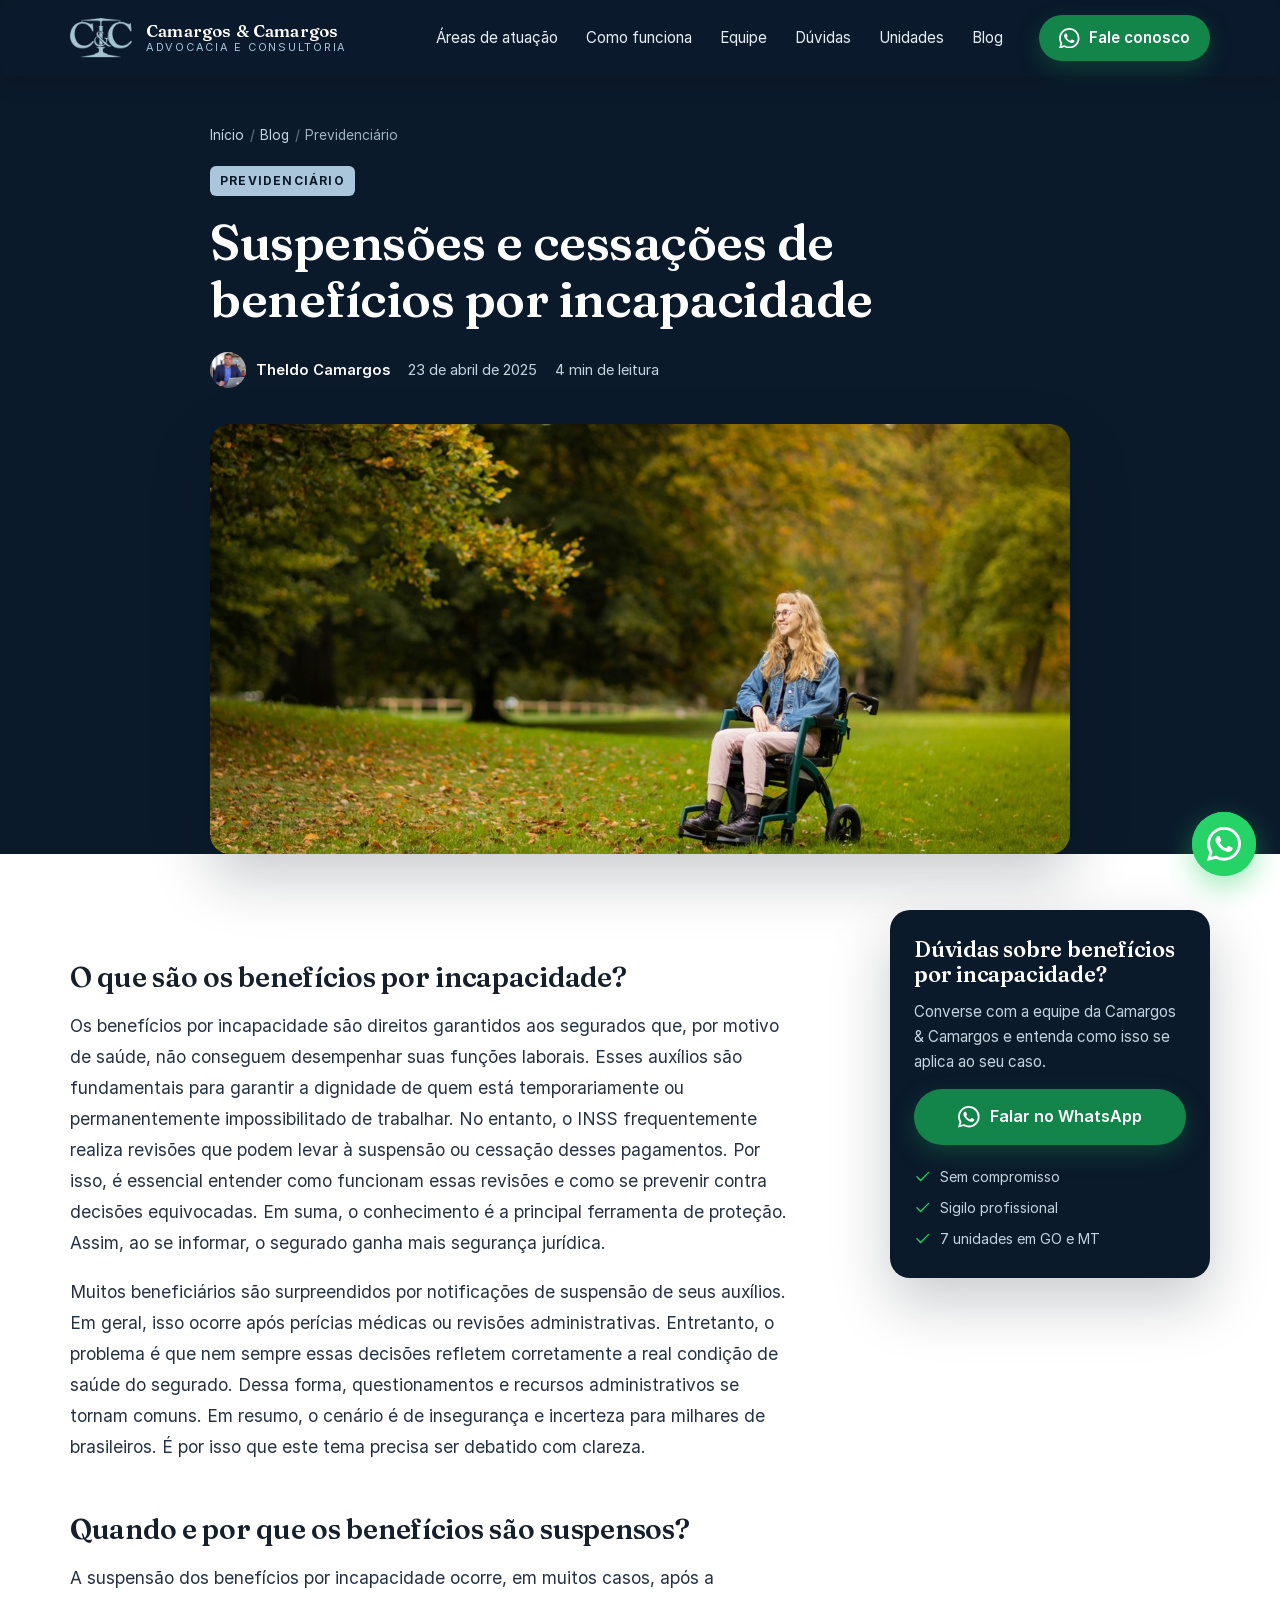
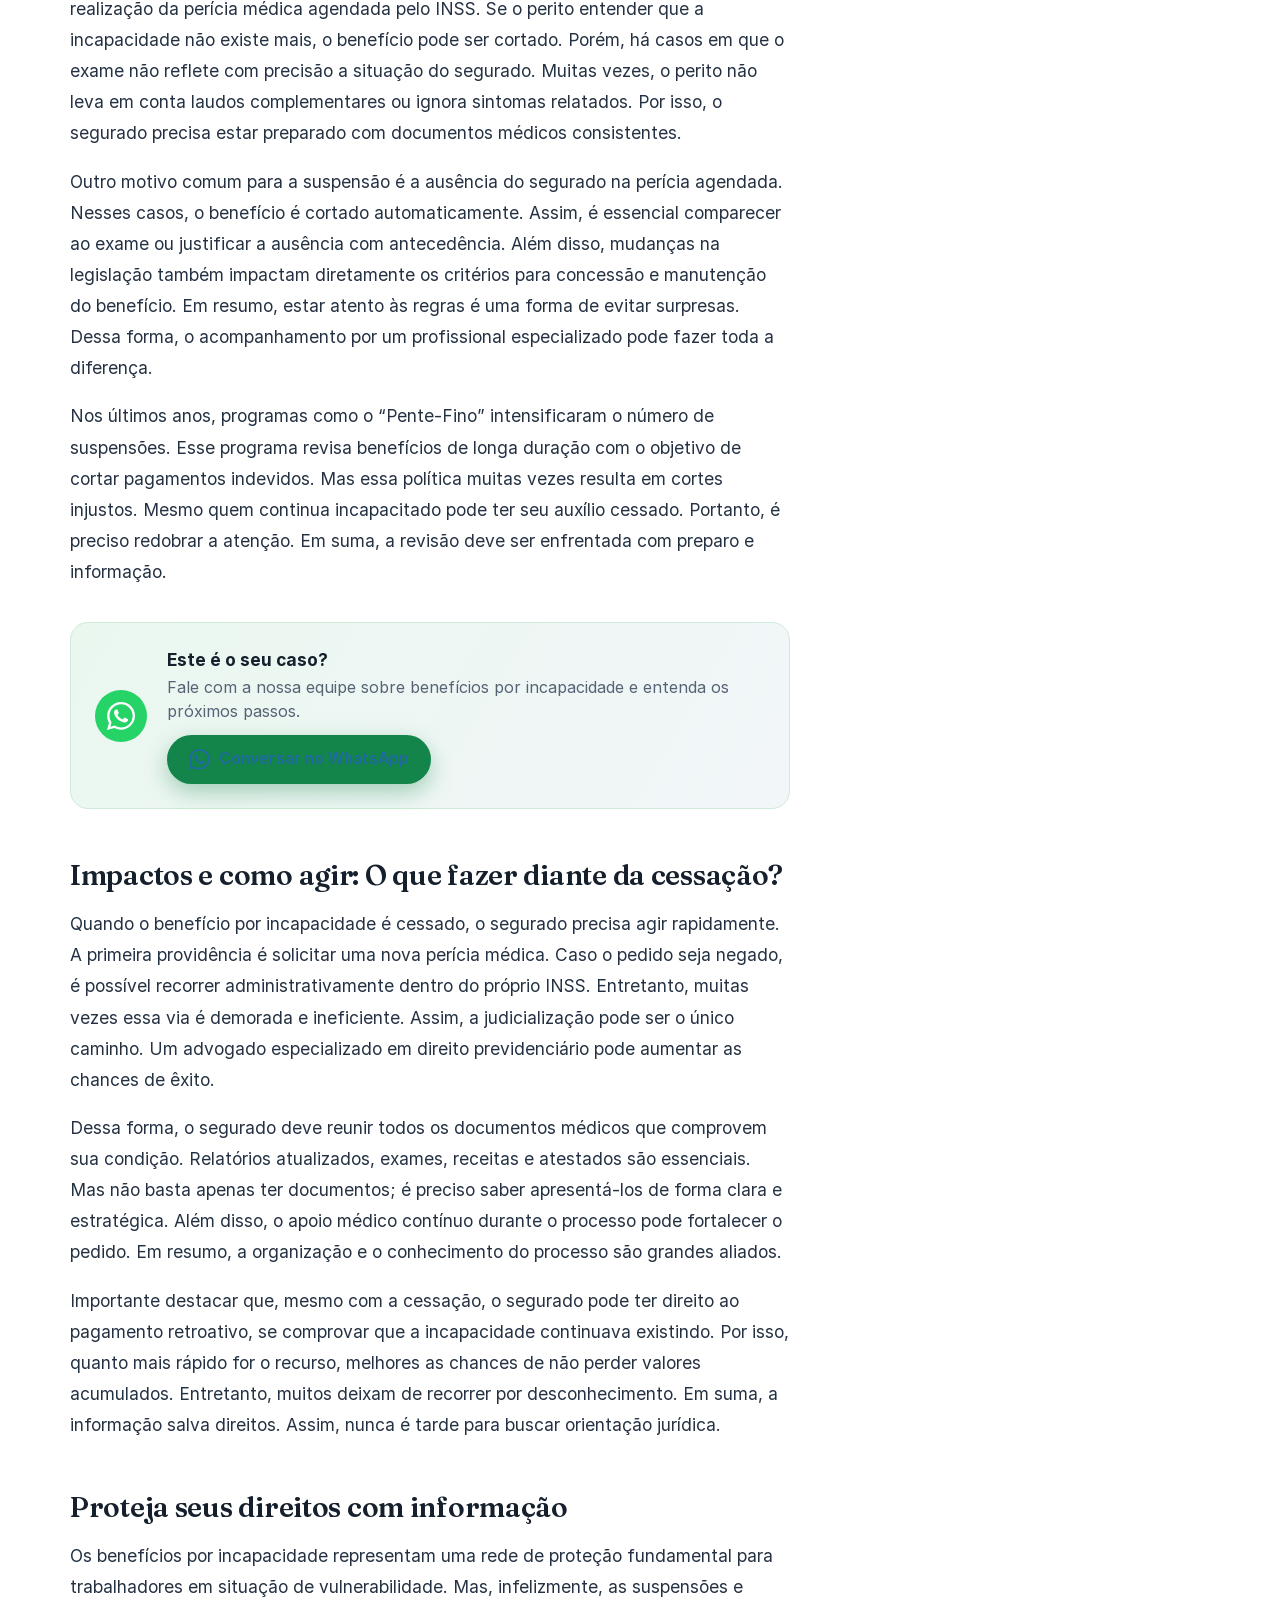
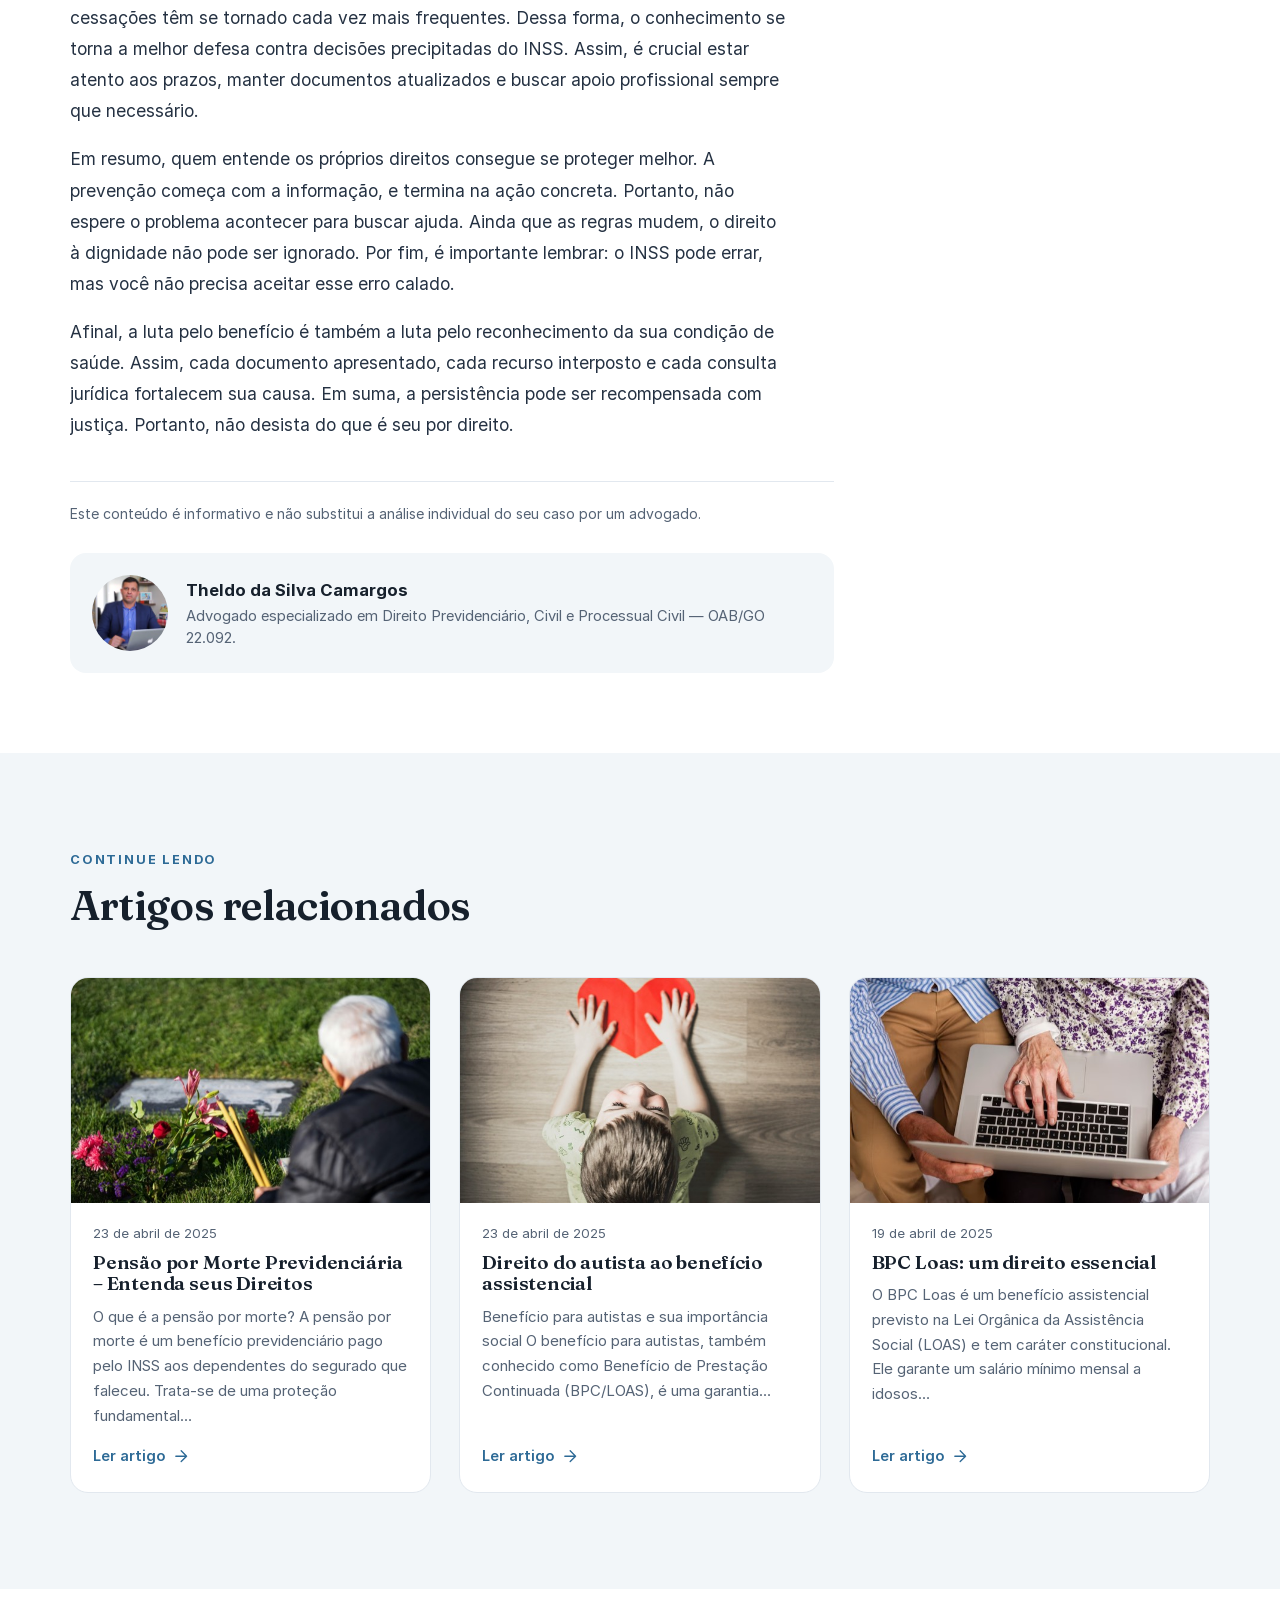
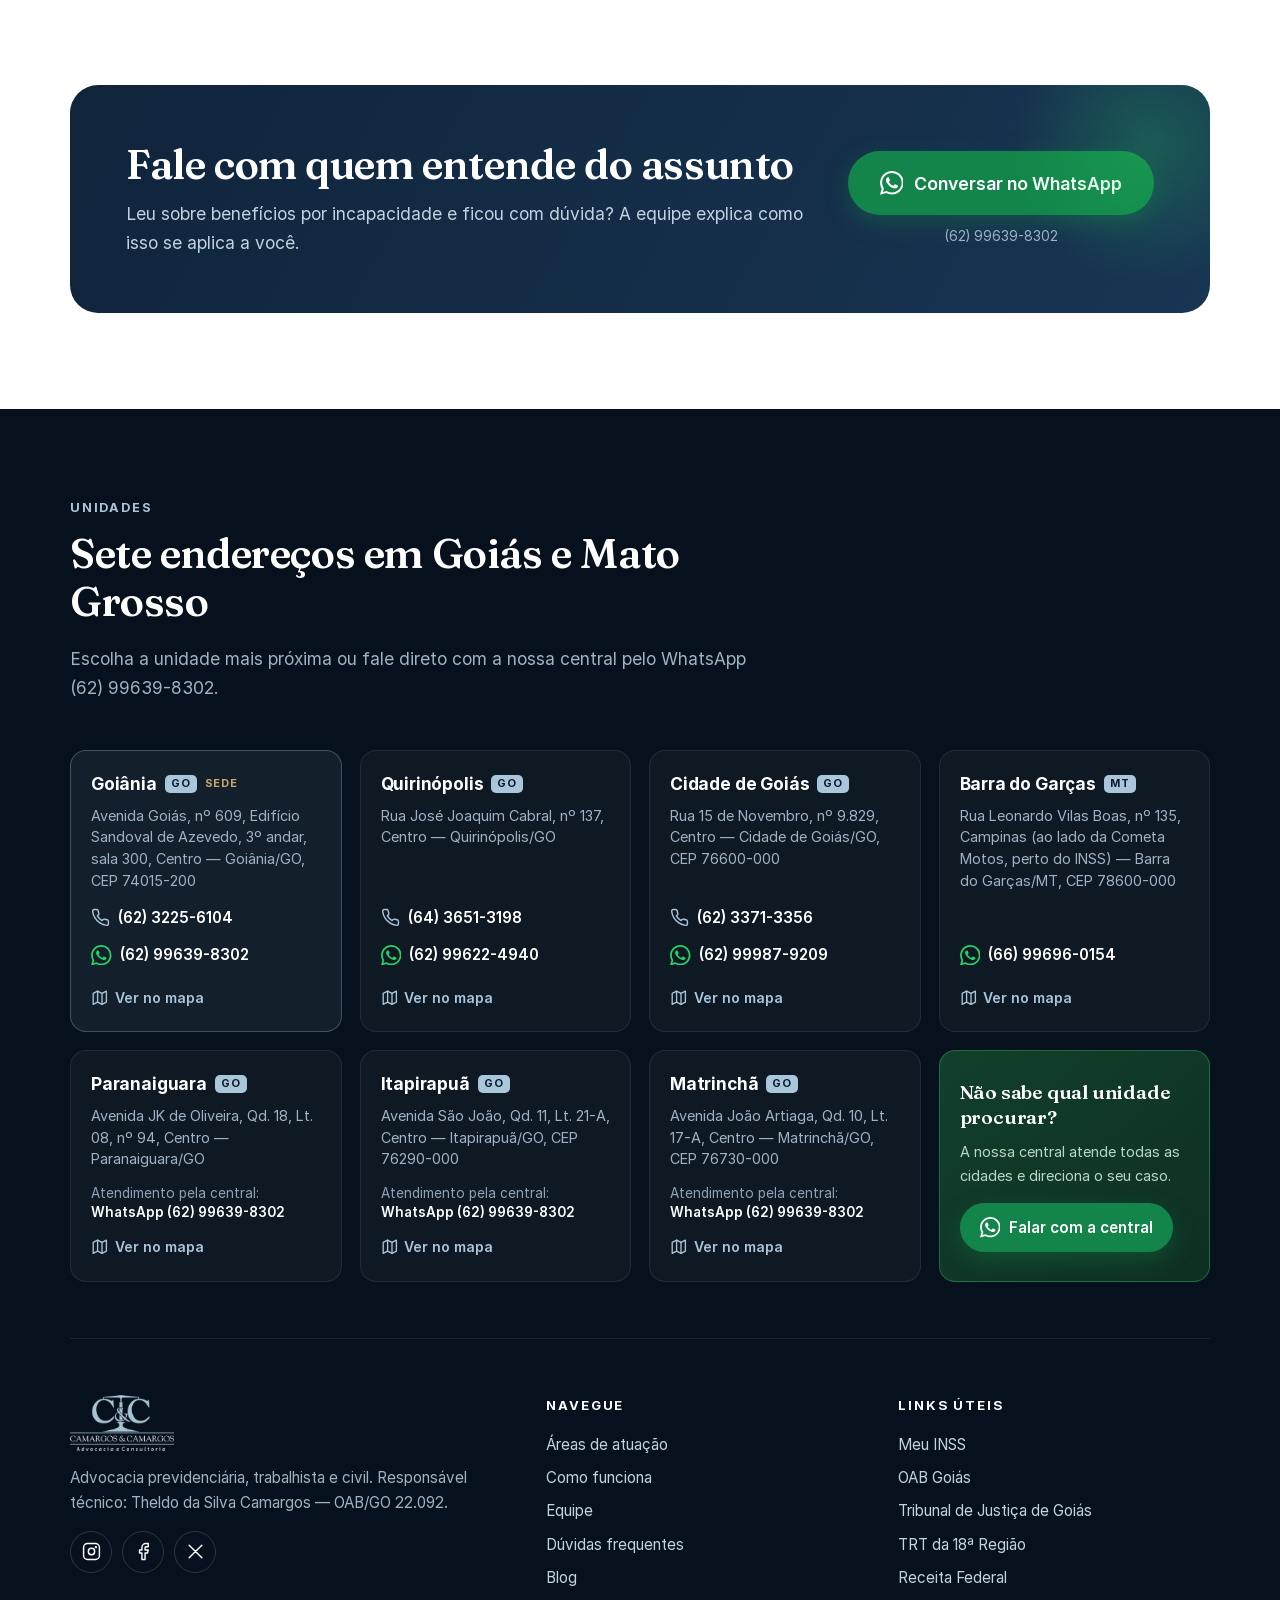
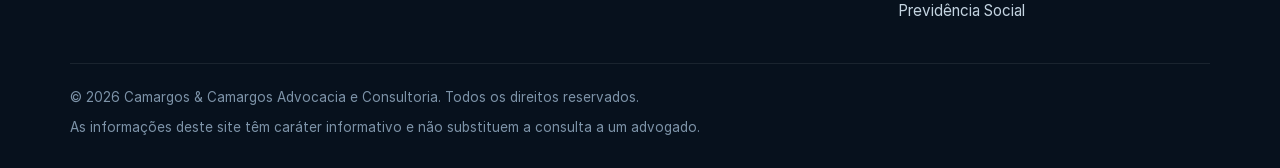
<file: beneficios-por-incapacidade/index.html>
<!doctype html>
<html lang="pt-BR">
<head>
<meta charset="utf-8">
<meta name="viewport" content="width=device-width, initial-scale=1">
<title>Suspensões e cessações de benefícios por incapacidade — Camargos &amp; Camargos Advocacia</title>
<meta name="description" content="O que são os benefícios por incapacidade? Os benefícios por incapacidade são direitos garantidos aos segurados que, por motivo de saúde, não conseguem desempenhar suas…">
<meta name="theme-color" content="#0b1a2b">
<meta name="robots" content="noindex, nofollow">
<link rel="canonical" href="https://camargosadvocacia.adv.br/beneficios-por-incapacidade/">
<meta property="og:type" content="article">
<meta property="og:url" content="https://camargosadvocacia.adv.br/beneficios-por-incapacidade/">
<meta property="og:locale" content="pt_BR">
<meta property="og:site_name" content="Camargos & Camargos Advocacia">
<meta property="og:title" content="Suspensões e cessações de benefícios por incapacidade — Camargos &amp; Camargos Advocacia">
<meta property="og:description" content="O que são os benefícios por incapacidade? Os benefícios por incapacidade são direitos garantidos aos segurados que, por motivo de saúde, não conseguem desempenhar suas…">
<meta property="og:image" content="https://camargosadvocacia.adv.br/assets/img/beneficios-por-incapacidade-1200.jpg">
<meta name="twitter:card" content="summary_large_image">
<link rel="icon" href="../assets/img/favicon-32.png" sizes="32x32">
<link rel="icon" href="../assets/img/favicon-192.png" sizes="192x192">
<link rel="apple-touch-icon" href="../assets/img/apple-touch-icon.png">
<link rel="preload" href="../assets/fonts/inter-400.woff2" as="font" type="font/woff2" crossorigin>
<link rel="preload" href="../assets/fonts/fraunces-600.woff2" as="font" type="font/woff2" crossorigin>
<link rel="stylesheet" href="../assets/css/site.css">
<script>document.documentElement.className+=" js";</script>
<!-- Google Tag Manager -->
<script>(function(w,d,s,l,i){w[l]=w[l]||[];w[l].push({'gtm.start':
new Date().getTime(),event:'gtm.js'});var f=d.getElementsByTagName(s)[0],
j=d.createElement(s),dl=l!='dataLayer'?'&l='+l:'';j.async=true;j.src=
'https://www.googletagmanager.com/gtm.js?id='+i+dl;f.parentNode.insertBefore(j,f);
})(window,document,'script','dataLayer','GTM-M9TGXZN7');</script>
<!-- End Google Tag Manager -->
</head>
<body>
<noscript><iframe src="https://www.googletagmanager.com/ns.html?id=GTM-M9TGXZN7" height="0" width="0" style="display:none;visibility:hidden"></iframe></noscript>
<a class="skip" href="#conteudo">Pular para o conteúdo</a>
<header class="site-header solid">
  <div class="wrap">
    <a class="brand" href="../" aria-label="Camargos & Camargos Advocacia — página inicial">
      <img src="../assets/img/logo-mark.png" alt="" width="160" height="100">
      <span>Camargos &amp; Camargos<small>Advocacia e Consultoria</small></span>
    </a>
    <nav class="nav" id="nav" aria-label="Principal"><a href="../#atuacao">Áreas de atuação</a><a href="../#como-funciona">Como funciona</a><a href="../#equipe">Equipe</a><a href="../#duvidas">Dúvidas</a><a href="../#contato">Unidades</a><a href="../blog/">Blog</a></nav>
    <a class="btn btn-wa header-cta" href="https://wa.me/5562996398302?text=Ol%C3%A1%21%20Vim%20pelo%20site%20e%20gostaria%20de%20falar%20com%20um%20advogado." target="_blank" rel="noopener" data-origem="cabecalho" data-assunto="geral"><svg class="wa-glyph" viewBox="0 0 24 24" aria-hidden="true"><path d="M17.472 14.382c-.297-.149-1.758-.867-2.03-.967-.273-.099-.471-.148-.67.15-.197.297-.767.966-.94 1.164-.174.199-.347.223-.644.075-.297-.15-1.255-.463-2.39-1.475-.883-.788-1.48-1.761-1.653-2.059-.173-.297-.018-.458.13-.606.134-.133.298-.347.446-.52.149-.174.198-.298.298-.497.099-.198.05-.371-.025-.52-.075-.149-.669-1.612-.916-2.207-.242-.579-.487-.5-.669-.51a12.8 12.8 0 0 0-.57-.01c-.198 0-.52.074-.792.372-.272.297-1.04 1.016-1.04 2.479 0 1.462 1.065 2.875 1.213 3.074.149.198 2.096 3.2 5.077 4.487.709.306 1.262.489 1.694.625.712.227 1.36.195 1.871.118.571-.085 1.758-.719 2.006-1.413.248-.694.248-1.289.173-1.413-.074-.124-.272-.198-.57-.347m-5.421 7.403h-.004a9.87 9.87 0 0 1-5.031-1.378l-.361-.214-3.741.982.998-3.648-.235-.374a9.86 9.86 0 0 1-1.51-5.26c.001-5.45 4.436-9.884 9.888-9.884a9.82 9.82 0 0 1 6.988 2.896 9.82 9.82 0 0 1 2.892 6.994c-.003 5.45-4.437 9.885-9.885 9.885M20.52 3.449C18.24 1.245 15.24 0 12.045 0 5.463 0 .104 5.359.101 11.943c0 2.096.548 4.142 1.588 5.945L0 24l6.305-1.654a11.9 11.9 0 0 0 5.734 1.46h.005c6.585 0 11.946-5.359 11.949-11.945a11.9 11.9 0 0 0-3.473-8.413"/></svg><span class="label">Fale conosco</span></a>
    <button class="nav-toggle" type="button" aria-controls="nav" aria-expanded="false" aria-label="Abrir menu"><svg class="i" viewBox="0 0 24 24" aria-hidden="true"><path d="M4 6h16M4 12h16M4 18h16"/></svg></button>
  </div>
</header>
<main id="conteudo">
<section class="art-hero">
  <div class="wrap">
    <nav class="crumbs" aria-label="Você está em"><a href="../">Início</a><span>/</span><a href="../blog/">Blog</a><span>/</span>Previdenciário</nav>
    <span class="cat">Previdenciário</span>
    <h1>Suspensões e cessações de benefícios por incapacidade</h1>
    <div class="art-meta">
      <span class="who"><img src="../assets/img/autor-theldo.jpg" alt="" width="36" height="36">Theldo Camargos</span>
      <time datetime="2025-04-23">23 de abril de 2025</time>
      <span>4 min de leitura</span>
    </div>
    <figure class="art-cover">
      <img src="../assets/img/beneficios-por-incapacidade-1200.jpg" srcset="../assets/img/beneficios-por-incapacidade-600.jpg 600w, ../assets/img/beneficios-por-incapacidade-1200.jpg 1200w" sizes="(max-width: 900px) 100vw, 860px" alt="" width="1200" height="675" fetchpriority="high">
    </figure>
  </div>
</section>
<div class="wrap art-layout">
  <article>
    <div class="prose">
<h2>O que são os benefícios por incapacidade?</h2>
<p>Os benefícios por incapacidade são direitos garantidos aos segurados que, por motivo de saúde, não conseguem desempenhar suas funções laborais. Esses auxílios são fundamentais para garantir a dignidade de quem está temporariamente ou permanentemente impossibilitado de trabalhar. No entanto, o INSS frequentemente realiza revisões que podem levar à suspensão ou cessação desses pagamentos. Por isso, é essencial entender como funcionam essas revisões e como se prevenir contra decisões equivocadas. Em suma, o conhecimento é a principal ferramenta de proteção. Assim, ao se informar, o segurado ganha mais segurança jurídica.</p>
<p>Muitos beneficiários são surpreendidos por notificações de suspensão de seus auxílios. Em geral, isso ocorre após perícias médicas ou revisões administrativas. Entretanto, o problema é que nem sempre essas decisões refletem corretamente a real condição de saúde do segurado. Dessa forma, questionamentos e recursos administrativos se tornam comuns. Em resumo, o cenário é de insegurança e incerteza para milhares de brasileiros. É por isso que este tema precisa ser debatido com clareza.</p>
<h2>Quando e por que os benefícios são suspensos?</h2>
<p>A suspensão dos benefícios por incapacidade ocorre, em muitos casos, após a realização da perícia médica agendada pelo INSS. Se o perito entender que a incapacidade não existe mais, o benefício pode ser cortado. Porém, há casos em que o exame não reflete com precisão a situação do segurado. Muitas vezes, o perito não leva em conta laudos complementares ou ignora sintomas relatados. Por isso, o segurado precisa estar preparado com documentos médicos consistentes.</p>
<p>Outro motivo comum para a suspensão é a ausência do segurado na perícia agendada. Nesses casos, o benefício é cortado automaticamente. Assim, é essencial comparecer ao exame ou justificar a ausência com antecedência. Além disso, mudanças na legislação também impactam diretamente os critérios para concessão e manutenção do benefício. Em resumo, estar atento às regras é uma forma de evitar surpresas. Dessa forma, o acompanhamento por um profissional especializado pode fazer toda a diferença.</p>
<p>Nos últimos anos, programas como o “Pente-Fino” intensificaram o número de suspensões. Esse programa revisa benefícios de longa duração com o objetivo de cortar pagamentos indevidos. Mas essa política muitas vezes resulta em cortes injustos. Mesmo quem continua incapacitado pode ter seu auxílio cessado. Portanto, é preciso redobrar a atenção. Em suma, a revisão deve ser enfrentada com preparo e informação.</p>
<aside class="inline-cta">
  <span class="ico"><svg class="wa-glyph" viewBox="0 0 24 24" aria-hidden="true"><path d="M17.472 14.382c-.297-.149-1.758-.867-2.03-.967-.273-.099-.471-.148-.67.15-.197.297-.767.966-.94 1.164-.174.199-.347.223-.644.075-.297-.15-1.255-.463-2.39-1.475-.883-.788-1.48-1.761-1.653-2.059-.173-.297-.018-.458.13-.606.134-.133.298-.347.446-.52.149-.174.198-.298.298-.497.099-.198.05-.371-.025-.52-.075-.149-.669-1.612-.916-2.207-.242-.579-.487-.5-.669-.51a12.8 12.8 0 0 0-.57-.01c-.198 0-.52.074-.792.372-.272.297-1.04 1.016-1.04 2.479 0 1.462 1.065 2.875 1.213 3.074.149.198 2.096 3.2 5.077 4.487.709.306 1.262.489 1.694.625.712.227 1.36.195 1.871.118.571-.085 1.758-.719 2.006-1.413.248-.694.248-1.289.173-1.413-.074-.124-.272-.198-.57-.347m-5.421 7.403h-.004a9.87 9.87 0 0 1-5.031-1.378l-.361-.214-3.741.982.998-3.648-.235-.374a9.86 9.86 0 0 1-1.51-5.26c.001-5.45 4.436-9.884 9.888-9.884a9.82 9.82 0 0 1 6.988 2.896 9.82 9.82 0 0 1 2.892 6.994c-.003 5.45-4.437 9.885-9.885 9.885M20.52 3.449C18.24 1.245 15.24 0 12.045 0 5.463 0 .104 5.359.101 11.943c0 2.096.548 4.142 1.588 5.945L0 24l6.305-1.654a11.9 11.9 0 0 0 5.734 1.46h.005c6.585 0 11.946-5.359 11.949-11.945a11.9 11.9 0 0 0-3.473-8.413"/></svg></span>
  <div>
    <b>Este é o seu caso?</b>
    <p>Fale com a nossa equipe sobre benefícios por incapacidade e entenda os próximos passos.</p>
    <a class="btn btn-wa" href="https://wa.me/5562996398302?text=Ol%C3%A1%21%20Li%20o%20artigo%20%22Suspens%C3%B5es%20e%20cessa%C3%A7%C3%B5es%20de%20benef%C3%ADcios%20por%20incapacidade%22%20no%20site%20e%20gostaria%20de%20tirar%20uma%20d%C3%BAvida." target="_blank" rel="noopener" data-origem="artigo-meio" data-assunto="auxilio-doenca"><svg class="wa-glyph" viewBox="0 0 24 24" aria-hidden="true"><path d="M17.472 14.382c-.297-.149-1.758-.867-2.03-.967-.273-.099-.471-.148-.67.15-.197.297-.767.966-.94 1.164-.174.199-.347.223-.644.075-.297-.15-1.255-.463-2.39-1.475-.883-.788-1.48-1.761-1.653-2.059-.173-.297-.018-.458.13-.606.134-.133.298-.347.446-.52.149-.174.198-.298.298-.497.099-.198.05-.371-.025-.52-.075-.149-.669-1.612-.916-2.207-.242-.579-.487-.5-.669-.51a12.8 12.8 0 0 0-.57-.01c-.198 0-.52.074-.792.372-.272.297-1.04 1.016-1.04 2.479 0 1.462 1.065 2.875 1.213 3.074.149.198 2.096 3.2 5.077 4.487.709.306 1.262.489 1.694.625.712.227 1.36.195 1.871.118.571-.085 1.758-.719 2.006-1.413.248-.694.248-1.289.173-1.413-.074-.124-.272-.198-.57-.347m-5.421 7.403h-.004a9.87 9.87 0 0 1-5.031-1.378l-.361-.214-3.741.982.998-3.648-.235-.374a9.86 9.86 0 0 1-1.51-5.26c.001-5.45 4.436-9.884 9.888-9.884a9.82 9.82 0 0 1 6.988 2.896 9.82 9.82 0 0 1 2.892 6.994c-.003 5.45-4.437 9.885-9.885 9.885M20.52 3.449C18.24 1.245 15.24 0 12.045 0 5.463 0 .104 5.359.101 11.943c0 2.096.548 4.142 1.588 5.945L0 24l6.305-1.654a11.9 11.9 0 0 0 5.734 1.46h.005c6.585 0 11.946-5.359 11.949-11.945a11.9 11.9 0 0 0-3.473-8.413"/></svg>Conversar no WhatsApp</a>
  </div>
</aside>
<h2>Impactos e como agir: O que fazer diante da cessação?</h2>
<p>Quando o benefício por incapacidade é cessado, o segurado precisa agir rapidamente. A primeira providência é solicitar uma nova perícia médica. Caso o pedido seja negado, é possível recorrer administrativamente dentro do próprio INSS. Entretanto, muitas vezes essa via é demorada e ineficiente. Assim, a judicialização pode ser o único caminho. Um advogado especializado em direito previdenciário pode aumentar as chances de êxito.</p>
<p>Dessa forma, o segurado deve reunir todos os documentos médicos que comprovem sua condição. Relatórios atualizados, exames, receitas e atestados são essenciais. Mas não basta apenas ter documentos; é preciso saber apresentá-los de forma clara e estratégica. Além disso, o apoio médico contínuo durante o processo pode fortalecer o pedido. Em resumo, a organização e o conhecimento do processo são grandes aliados.</p>
<p>Importante destacar que, mesmo com a cessação, o segurado pode ter direito ao pagamento retroativo, se comprovar que a incapacidade continuava existindo. Por isso, quanto mais rápido for o recurso, melhores as chances de não perder valores acumulados. Entretanto, muitos deixam de recorrer por desconhecimento. Em suma, a informação salva direitos. Assim, nunca é tarde para buscar orientação jurídica.</p>
<h2>Proteja seus direitos com informação</h2>
<p>Os benefícios por incapacidade representam uma rede de proteção fundamental para trabalhadores em situação de vulnerabilidade. Mas, infelizmente, as suspensões e cessações têm se tornado cada vez mais frequentes. Dessa forma, o conhecimento se torna a melhor defesa contra decisões precipitadas do INSS. Assim, é crucial estar atento aos prazos, manter documentos atualizados e buscar apoio profissional sempre que necessário.</p>
<p>Em resumo, quem entende os próprios direitos consegue se proteger melhor. A prevenção começa com a informação, e termina na ação concreta. Portanto, não espere o problema acontecer para buscar ajuda. Ainda que as regras mudem, o direito à dignidade não pode ser ignorado. Por fim, é importante lembrar: o INSS pode errar, mas você não precisa aceitar esse erro calado.</p>
<p>Afinal, a luta pelo benefício é também a luta pelo reconhecimento da sua condição de saúde. Assim, cada documento apresentado, cada recurso interposto e cada consulta jurídica fortalecem sua causa. Em suma, a persistência pode ser recompensada com justiça. Portanto, não desista do que é seu por direito.</p>
    </div>
    <p class="disclaimer">Este conteúdo é informativo e não substitui a análise individual do seu caso por um advogado.</p>
    <div class="author">
      <img src="../assets/img/autor-theldo.jpg" alt="" width="76" height="76" loading="lazy">
      <div><b>Theldo da Silva Camargos</b><p>Advogado especializado em Direito Previdenciário, Civil e Processual Civil — OAB/GO 22.092.</p></div>
    </div>
  </article>
  <aside class="art-aside">
    <div class="aside-card">
      <h3>Dúvidas sobre benefícios por incapacidade?</h3>
      <p>Converse com a equipe da Camargos &amp; Camargos e entenda como isso se aplica ao seu caso.</p>
      <a class="btn btn-wa" href="https://wa.me/5562996398302?text=Ol%C3%A1%21%20Li%20o%20artigo%20%22Suspens%C3%B5es%20e%20cessa%C3%A7%C3%B5es%20de%20benef%C3%ADcios%20por%20incapacidade%22%20no%20site%20e%20gostaria%20de%20tirar%20uma%20d%C3%BAvida." target="_blank" rel="noopener" data-origem="artigo-lateral" data-assunto="auxilio-doenca"><svg class="wa-glyph" viewBox="0 0 24 24" aria-hidden="true"><path d="M17.472 14.382c-.297-.149-1.758-.867-2.03-.967-.273-.099-.471-.148-.67.15-.197.297-.767.966-.94 1.164-.174.199-.347.223-.644.075-.297-.15-1.255-.463-2.39-1.475-.883-.788-1.48-1.761-1.653-2.059-.173-.297-.018-.458.13-.606.134-.133.298-.347.446-.52.149-.174.198-.298.298-.497.099-.198.05-.371-.025-.52-.075-.149-.669-1.612-.916-2.207-.242-.579-.487-.5-.669-.51a12.8 12.8 0 0 0-.57-.01c-.198 0-.52.074-.792.372-.272.297-1.04 1.016-1.04 2.479 0 1.462 1.065 2.875 1.213 3.074.149.198 2.096 3.2 5.077 4.487.709.306 1.262.489 1.694.625.712.227 1.36.195 1.871.118.571-.085 1.758-.719 2.006-1.413.248-.694.248-1.289.173-1.413-.074-.124-.272-.198-.57-.347m-5.421 7.403h-.004a9.87 9.87 0 0 1-5.031-1.378l-.361-.214-3.741.982.998-3.648-.235-.374a9.86 9.86 0 0 1-1.51-5.26c.001-5.45 4.436-9.884 9.888-9.884a9.82 9.82 0 0 1 6.988 2.896 9.82 9.82 0 0 1 2.892 6.994c-.003 5.45-4.437 9.885-9.885 9.885M20.52 3.449C18.24 1.245 15.24 0 12.045 0 5.463 0 .104 5.359.101 11.943c0 2.096.548 4.142 1.588 5.945L0 24l6.305-1.654a11.9 11.9 0 0 0 5.734 1.46h.005c6.585 0 11.946-5.359 11.949-11.945a11.9 11.9 0 0 0-3.473-8.413"/></svg>Falar no WhatsApp</a>
      <ul>
        <li><svg class="i" viewBox="0 0 24 24" aria-hidden="true"><path d="M20 6 9 17l-5-5"/></svg>Sem compromisso</li>
        <li><svg class="i" viewBox="0 0 24 24" aria-hidden="true"><path d="M20 6 9 17l-5-5"/></svg>Sigilo profissional</li>
        <li><svg class="i" viewBox="0 0 24 24" aria-hidden="true"><path d="M20 6 9 17l-5-5"/></svg>7 unidades em GO e MT</li>
      </ul>
    </div>
  </aside>
</div>
<section class="section section-alt">
  <div class="wrap">
    <div class="section-head"><span class="kicker">Continue lendo</span><h2>Artigos relacionados</h2></div>
    <div class="posts">
<a class="post-card reveal" href="../pensao-por-morte-previdenciaria/">
  <img src="../assets/img/pensao-por-morte-previdenciaria-600.jpg" alt="" width="600" height="375" loading="lazy">
  <div>
    <time datetime="2025-04-23">23 de abril de 2025</time>
    <h3>Pensão por Morte Previdenciária – Entenda seus Direitos</h3>
    <p>O que é a pensão por morte? A pensão por morte é um benefício previdenciário pago pelo INSS aos dependentes do segurado que faleceu. Trata-se de uma proteção fundamental…</p>
    <span class="more">Ler artigo <svg class="i" viewBox="0 0 24 24" aria-hidden="true"><path d="M5 12h14M12 5l7 7-7 7"/></svg></span>
  </div>
</a><a class="post-card reveal" href="../direito-do-autista-ao-beneficio-assistencial/">
  <img src="../assets/img/direito-do-autista-ao-beneficio-assistencial-600.jpg" alt="" width="600" height="375" loading="lazy">
  <div>
    <time datetime="2025-04-23">23 de abril de 2025</time>
    <h3>Direito do autista ao benefício assistencial</h3>
    <p>Benefício para autistas e sua importância social O benefício para autistas, também conhecido como Benefício de Prestação Continuada (BPC/LOAS), é uma garantia…</p>
    <span class="more">Ler artigo <svg class="i" viewBox="0 0 24 24" aria-hidden="true"><path d="M5 12h14M12 5l7 7-7 7"/></svg></span>
  </div>
</a><a class="post-card reveal" href="../bpc-loas-um-direito-essencial/">
  <img src="../assets/img/bpc-loas-um-direito-essencial-600.jpg" alt="" width="600" height="375" loading="lazy">
  <div>
    <time datetime="2025-04-19">19 de abril de 2025</time>
    <h3>BPC Loas: um direito essencial</h3>
    <p>O BPC Loas é um benefício assistencial previsto na Lei Orgânica da Assistência Social (LOAS) e tem caráter constitucional. Ele garante um salário mínimo mensal a idosos…</p>
    <span class="more">Ler artigo <svg class="i" viewBox="0 0 24 24" aria-hidden="true"><path d="M5 12h14M12 5l7 7-7 7"/></svg></span>
  </div>
</a>
    </div>
  </div>
</section>
<section class="section" aria-label="Fale conosco">
  <div class="wrap">
    <div class="cta-band reveal">
      <div>
        <h2>Fale com quem entende do assunto</h2>
        <p>Leu sobre benefícios por incapacidade e ficou com dúvida? A equipe explica como isso se aplica a você.</p>
      </div>
      <div>
        <a class="btn btn-wa btn-lg" href="https://wa.me/5562996398302?text=Ol%C3%A1%21%20Li%20o%20artigo%20%22Suspens%C3%B5es%20e%20cessa%C3%A7%C3%B5es%20de%20benef%C3%ADcios%20por%20incapacidade%22%20no%20site%20e%20gostaria%20de%20tirar%20uma%20d%C3%BAvida." target="_blank" rel="noopener" data-origem="artigo-faixa" data-assunto="geral"><svg class="wa-glyph" viewBox="0 0 24 24" aria-hidden="true"><path d="M17.472 14.382c-.297-.149-1.758-.867-2.03-.967-.273-.099-.471-.148-.67.15-.197.297-.767.966-.94 1.164-.174.199-.347.223-.644.075-.297-.15-1.255-.463-2.39-1.475-.883-.788-1.48-1.761-1.653-2.059-.173-.297-.018-.458.13-.606.134-.133.298-.347.446-.52.149-.174.198-.298.298-.497.099-.198.05-.371-.025-.52-.075-.149-.669-1.612-.916-2.207-.242-.579-.487-.5-.669-.51a12.8 12.8 0 0 0-.57-.01c-.198 0-.52.074-.792.372-.272.297-1.04 1.016-1.04 2.479 0 1.462 1.065 2.875 1.213 3.074.149.198 2.096 3.2 5.077 4.487.709.306 1.262.489 1.694.625.712.227 1.36.195 1.871.118.571-.085 1.758-.719 2.006-1.413.248-.694.248-1.289.173-1.413-.074-.124-.272-.198-.57-.347m-5.421 7.403h-.004a9.87 9.87 0 0 1-5.031-1.378l-.361-.214-3.741.982.998-3.648-.235-.374a9.86 9.86 0 0 1-1.51-5.26c.001-5.45 4.436-9.884 9.888-9.884a9.82 9.82 0 0 1 6.988 2.896 9.82 9.82 0 0 1 2.892 6.994c-.003 5.45-4.437 9.885-9.885 9.885M20.52 3.449C18.24 1.245 15.24 0 12.045 0 5.463 0 .104 5.359.101 11.943c0 2.096.548 4.142 1.588 5.945L0 24l6.305-1.654a11.9 11.9 0 0 0 5.734 1.46h.005c6.585 0 11.946-5.359 11.949-11.945a11.9 11.9 0 0 0-3.473-8.413"/></svg>Conversar no WhatsApp</a>
        <span class="btn-sub">(62) 99639-8302</span>
      </div>
    </div>
  </div>
</section>

</main>
<footer class="site-footer" id="contato">
  <div class="wrap">
    <div class="section-head">
      <span class="kicker">Unidades</span>
      <h2>Sete endereços em Goiás e Mato Grosso</h2>
      <p>Escolha a unidade mais próxima ou fale direto com a nossa central pelo WhatsApp (62) 99639-8302.</p>
    </div>
    <div class="units">
<div class="unit main">
  <h3>Goiânia <span class="uf">GO</span> <span class="badge">Sede</span></h3>
  <address>Avenida Goiás, nº 609, Edifício Sandoval de Azevedo, 3º andar, sala 300, Centro — Goiânia/GO, CEP 74015-200</address>
  <ul><li><a href="tel:+556232256104" data-origem="rodape-unidade"><svg class="i" viewBox="0 0 24 24" aria-hidden="true"><path d="M22 16.92v3a2 2 0 0 1-2.18 2 19.79 19.79 0 0 1-8.63-3.07 19.5 19.5 0 0 1-6-6 19.79 19.79 0 0 1-3.07-8.67A2 2 0 0 1 4.11 2h3a2 2 0 0 1 2 1.72c.13.96.36 1.9.7 2.81a2 2 0 0 1-.45 2.11L8.09 9.91a16 16 0 0 0 6 6l1.27-1.27a2 2 0 0 1 2.11-.45c.91.34 1.85.57 2.81.7A2 2 0 0 1 22 16.92z"/></svg>(62) 3225-6104</a></li><li><a class="wa" href="https://wa.me/5562996398302?text=Ol%C3%A1%21%20Vim%20pelo%20site%20e%20gostaria%20de%20falar%20com%20a%20unidade%20de%20Goi%C3%A2nia." target="_blank" rel="noopener" data-origem="rodape-unidade" data-assunto="unidade-goiania"><svg class="wa-glyph" viewBox="0 0 24 24" aria-hidden="true"><path d="M17.472 14.382c-.297-.149-1.758-.867-2.03-.967-.273-.099-.471-.148-.67.15-.197.297-.767.966-.94 1.164-.174.199-.347.223-.644.075-.297-.15-1.255-.463-2.39-1.475-.883-.788-1.48-1.761-1.653-2.059-.173-.297-.018-.458.13-.606.134-.133.298-.347.446-.52.149-.174.198-.298.298-.497.099-.198.05-.371-.025-.52-.075-.149-.669-1.612-.916-2.207-.242-.579-.487-.5-.669-.51a12.8 12.8 0 0 0-.57-.01c-.198 0-.52.074-.792.372-.272.297-1.04 1.016-1.04 2.479 0 1.462 1.065 2.875 1.213 3.074.149.198 2.096 3.2 5.077 4.487.709.306 1.262.489 1.694.625.712.227 1.36.195 1.871.118.571-.085 1.758-.719 2.006-1.413.248-.694.248-1.289.173-1.413-.074-.124-.272-.198-.57-.347m-5.421 7.403h-.004a9.87 9.87 0 0 1-5.031-1.378l-.361-.214-3.741.982.998-3.648-.235-.374a9.86 9.86 0 0 1-1.51-5.26c.001-5.45 4.436-9.884 9.888-9.884a9.82 9.82 0 0 1 6.988 2.896 9.82 9.82 0 0 1 2.892 6.994c-.003 5.45-4.437 9.885-9.885 9.885M20.52 3.449C18.24 1.245 15.24 0 12.045 0 5.463 0 .104 5.359.101 11.943c0 2.096.548 4.142 1.588 5.945L0 24l6.305-1.654a11.9 11.9 0 0 0 5.734 1.46h.005c6.585 0 11.946-5.359 11.949-11.945a11.9 11.9 0 0 0-3.473-8.413"/></svg>(62) 99639-8302</a></li></ul>
  <a class="map" href="https://maps.app.goo.gl/dH1hRmNgZ6PrfpzB8" target="_blank" rel="noopener noreferrer"><svg class="i" viewBox="0 0 24 24" aria-hidden="true"><path d="M9 3 3 6v15l6-3 6 3 6-3V3l-6 3-6-3Z"/><path d="M9 3v15M15 6v15"/></svg>Ver no mapa</a>
</div>
<div class="unit">
  <h3>Quirinópolis <span class="uf">GO</span> </h3>
  <address>Rua José Joaquim Cabral, nº 137, Centro — Quirinópolis/GO</address>
  <ul><li><a href="tel:+556436513198" data-origem="rodape-unidade"><svg class="i" viewBox="0 0 24 24" aria-hidden="true"><path d="M22 16.92v3a2 2 0 0 1-2.18 2 19.79 19.79 0 0 1-8.63-3.07 19.5 19.5 0 0 1-6-6 19.79 19.79 0 0 1-3.07-8.67A2 2 0 0 1 4.11 2h3a2 2 0 0 1 2 1.72c.13.96.36 1.9.7 2.81a2 2 0 0 1-.45 2.11L8.09 9.91a16 16 0 0 0 6 6l1.27-1.27a2 2 0 0 1 2.11-.45c.91.34 1.85.57 2.81.7A2 2 0 0 1 22 16.92z"/></svg>(64) 3651-3198</a></li><li><a class="wa" href="https://wa.me/5562996224940?text=Ol%C3%A1%21%20Vim%20pelo%20site%20e%20gostaria%20de%20falar%20com%20a%20unidade%20de%20Quirin%C3%B3polis." target="_blank" rel="noopener" data-origem="rodape-unidade" data-assunto="unidade-quirinopolis"><svg class="wa-glyph" viewBox="0 0 24 24" aria-hidden="true"><path d="M17.472 14.382c-.297-.149-1.758-.867-2.03-.967-.273-.099-.471-.148-.67.15-.197.297-.767.966-.94 1.164-.174.199-.347.223-.644.075-.297-.15-1.255-.463-2.39-1.475-.883-.788-1.48-1.761-1.653-2.059-.173-.297-.018-.458.13-.606.134-.133.298-.347.446-.52.149-.174.198-.298.298-.497.099-.198.05-.371-.025-.52-.075-.149-.669-1.612-.916-2.207-.242-.579-.487-.5-.669-.51a12.8 12.8 0 0 0-.57-.01c-.198 0-.52.074-.792.372-.272.297-1.04 1.016-1.04 2.479 0 1.462 1.065 2.875 1.213 3.074.149.198 2.096 3.2 5.077 4.487.709.306 1.262.489 1.694.625.712.227 1.36.195 1.871.118.571-.085 1.758-.719 2.006-1.413.248-.694.248-1.289.173-1.413-.074-.124-.272-.198-.57-.347m-5.421 7.403h-.004a9.87 9.87 0 0 1-5.031-1.378l-.361-.214-3.741.982.998-3.648-.235-.374a9.86 9.86 0 0 1-1.51-5.26c.001-5.45 4.436-9.884 9.888-9.884a9.82 9.82 0 0 1 6.988 2.896 9.82 9.82 0 0 1 2.892 6.994c-.003 5.45-4.437 9.885-9.885 9.885M20.52 3.449C18.24 1.245 15.24 0 12.045 0 5.463 0 .104 5.359.101 11.943c0 2.096.548 4.142 1.588 5.945L0 24l6.305-1.654a11.9 11.9 0 0 0 5.734 1.46h.005c6.585 0 11.946-5.359 11.949-11.945a11.9 11.9 0 0 0-3.473-8.413"/></svg>(62) 99622-4940</a></li></ul>
  <a class="map" href="https://maps.app.goo.gl/U8AoDPwBhqAqfcE17" target="_blank" rel="noopener noreferrer"><svg class="i" viewBox="0 0 24 24" aria-hidden="true"><path d="M9 3 3 6v15l6-3 6 3 6-3V3l-6 3-6-3Z"/><path d="M9 3v15M15 6v15"/></svg>Ver no mapa</a>
</div>
<div class="unit">
  <h3>Cidade de Goiás <span class="uf">GO</span> </h3>
  <address>Rua 15 de Novembro, nº 9.829, Centro — Cidade de Goiás/GO, CEP 76600-000</address>
  <ul><li><a href="tel:+556233713356" data-origem="rodape-unidade"><svg class="i" viewBox="0 0 24 24" aria-hidden="true"><path d="M22 16.92v3a2 2 0 0 1-2.18 2 19.79 19.79 0 0 1-8.63-3.07 19.5 19.5 0 0 1-6-6 19.79 19.79 0 0 1-3.07-8.67A2 2 0 0 1 4.11 2h3a2 2 0 0 1 2 1.72c.13.96.36 1.9.7 2.81a2 2 0 0 1-.45 2.11L8.09 9.91a16 16 0 0 0 6 6l1.27-1.27a2 2 0 0 1 2.11-.45c.91.34 1.85.57 2.81.7A2 2 0 0 1 22 16.92z"/></svg>(62) 3371-3356</a></li><li><a class="wa" href="https://wa.me/5562999879209?text=Ol%C3%A1%21%20Vim%20pelo%20site%20e%20gostaria%20de%20falar%20com%20a%20unidade%20de%20Cidade%20de%20Goi%C3%A1s." target="_blank" rel="noopener" data-origem="rodape-unidade" data-assunto="unidade-cidade-de-goias"><svg class="wa-glyph" viewBox="0 0 24 24" aria-hidden="true"><path d="M17.472 14.382c-.297-.149-1.758-.867-2.03-.967-.273-.099-.471-.148-.67.15-.197.297-.767.966-.94 1.164-.174.199-.347.223-.644.075-.297-.15-1.255-.463-2.39-1.475-.883-.788-1.48-1.761-1.653-2.059-.173-.297-.018-.458.13-.606.134-.133.298-.347.446-.52.149-.174.198-.298.298-.497.099-.198.05-.371-.025-.52-.075-.149-.669-1.612-.916-2.207-.242-.579-.487-.5-.669-.51a12.8 12.8 0 0 0-.57-.01c-.198 0-.52.074-.792.372-.272.297-1.04 1.016-1.04 2.479 0 1.462 1.065 2.875 1.213 3.074.149.198 2.096 3.2 5.077 4.487.709.306 1.262.489 1.694.625.712.227 1.36.195 1.871.118.571-.085 1.758-.719 2.006-1.413.248-.694.248-1.289.173-1.413-.074-.124-.272-.198-.57-.347m-5.421 7.403h-.004a9.87 9.87 0 0 1-5.031-1.378l-.361-.214-3.741.982.998-3.648-.235-.374a9.86 9.86 0 0 1-1.51-5.26c.001-5.45 4.436-9.884 9.888-9.884a9.82 9.82 0 0 1 6.988 2.896 9.82 9.82 0 0 1 2.892 6.994c-.003 5.45-4.437 9.885-9.885 9.885M20.52 3.449C18.24 1.245 15.24 0 12.045 0 5.463 0 .104 5.359.101 11.943c0 2.096.548 4.142 1.588 5.945L0 24l6.305-1.654a11.9 11.9 0 0 0 5.734 1.46h.005c6.585 0 11.946-5.359 11.949-11.945a11.9 11.9 0 0 0-3.473-8.413"/></svg>(62) 99987-9209</a></li></ul>
  <a class="map" href="https://maps.app.goo.gl/Jdz9qP5f8D2WxH1b6" target="_blank" rel="noopener noreferrer"><svg class="i" viewBox="0 0 24 24" aria-hidden="true"><path d="M9 3 3 6v15l6-3 6 3 6-3V3l-6 3-6-3Z"/><path d="M9 3v15M15 6v15"/></svg>Ver no mapa</a>
</div>
<div class="unit">
  <h3>Barra do Garças <span class="uf">MT</span> </h3>
  <address>Rua Leonardo Vilas Boas, nº 135, Campinas (ao lado da Cometa Motos, perto do INSS) — Barra do Garças/MT, CEP 78600-000</address>
  <ul><li><a class="wa" href="https://wa.me/5566996960154?text=Ol%C3%A1%21%20Vim%20pelo%20site%20e%20gostaria%20de%20falar%20com%20a%20unidade%20de%20Barra%20do%20Gar%C3%A7as." target="_blank" rel="noopener" data-origem="rodape-unidade" data-assunto="unidade-barra-do-garcas"><svg class="wa-glyph" viewBox="0 0 24 24" aria-hidden="true"><path d="M17.472 14.382c-.297-.149-1.758-.867-2.03-.967-.273-.099-.471-.148-.67.15-.197.297-.767.966-.94 1.164-.174.199-.347.223-.644.075-.297-.15-1.255-.463-2.39-1.475-.883-.788-1.48-1.761-1.653-2.059-.173-.297-.018-.458.13-.606.134-.133.298-.347.446-.52.149-.174.198-.298.298-.497.099-.198.05-.371-.025-.52-.075-.149-.669-1.612-.916-2.207-.242-.579-.487-.5-.669-.51a12.8 12.8 0 0 0-.57-.01c-.198 0-.52.074-.792.372-.272.297-1.04 1.016-1.04 2.479 0 1.462 1.065 2.875 1.213 3.074.149.198 2.096 3.2 5.077 4.487.709.306 1.262.489 1.694.625.712.227 1.36.195 1.871.118.571-.085 1.758-.719 2.006-1.413.248-.694.248-1.289.173-1.413-.074-.124-.272-.198-.57-.347m-5.421 7.403h-.004a9.87 9.87 0 0 1-5.031-1.378l-.361-.214-3.741.982.998-3.648-.235-.374a9.86 9.86 0 0 1-1.51-5.26c.001-5.45 4.436-9.884 9.888-9.884a9.82 9.82 0 0 1 6.988 2.896 9.82 9.82 0 0 1 2.892 6.994c-.003 5.45-4.437 9.885-9.885 9.885M20.52 3.449C18.24 1.245 15.24 0 12.045 0 5.463 0 .104 5.359.101 11.943c0 2.096.548 4.142 1.588 5.945L0 24l6.305-1.654a11.9 11.9 0 0 0 5.734 1.46h.005c6.585 0 11.946-5.359 11.949-11.945a11.9 11.9 0 0 0-3.473-8.413"/></svg>(66) 99696-0154</a></li></ul>
  <a class="map" href="https://maps.app.goo.gl/ZDNPL3F1xupZJgHD7" target="_blank" rel="noopener noreferrer"><svg class="i" viewBox="0 0 24 24" aria-hidden="true"><path d="M9 3 3 6v15l6-3 6 3 6-3V3l-6 3-6-3Z"/><path d="M9 3v15M15 6v15"/></svg>Ver no mapa</a>
</div>
<div class="unit">
  <h3>Paranaiguara <span class="uf">GO</span> </h3>
  <address>Avenida JK de Oliveira, Qd. 18, Lt. 08, nº 94, Centro — Paranaiguara/GO</address>
  <ul><li class="note">Atendimento pela central:<br><a href="https://wa.me/5562996398302?text=Ol%C3%A1%21%20Vim%20pelo%20site%20e%20gostaria%20de%20falar%20sobre%20a%20unidade%20de%20Paranaiguara." target="_blank" rel="noopener" data-origem="rodape-unidade" data-assunto="unidade-paranaiguara">WhatsApp (62) 99639-8302</a></li></ul>
  <a class="map" href="https://maps.app.goo.gl/APBmf67jMW1DNZy3A" target="_blank" rel="noopener noreferrer"><svg class="i" viewBox="0 0 24 24" aria-hidden="true"><path d="M9 3 3 6v15l6-3 6 3 6-3V3l-6 3-6-3Z"/><path d="M9 3v15M15 6v15"/></svg>Ver no mapa</a>
</div>
<div class="unit">
  <h3>Itapirapuã <span class="uf">GO</span> </h3>
  <address>Avenida São João, Qd. 11, Lt. 21-A, Centro — Itapirapuã/GO, CEP 76290-000</address>
  <ul><li class="note">Atendimento pela central:<br><a href="https://wa.me/5562996398302?text=Ol%C3%A1%21%20Vim%20pelo%20site%20e%20gostaria%20de%20falar%20sobre%20a%20unidade%20de%20Itapirapu%C3%A3." target="_blank" rel="noopener" data-origem="rodape-unidade" data-assunto="unidade-itapirapua">WhatsApp (62) 99639-8302</a></li></ul>
  <a class="map" href="https://maps.app.goo.gl/EuHV1Uv2mb4c4m259" target="_blank" rel="noopener noreferrer"><svg class="i" viewBox="0 0 24 24" aria-hidden="true"><path d="M9 3 3 6v15l6-3 6 3 6-3V3l-6 3-6-3Z"/><path d="M9 3v15M15 6v15"/></svg>Ver no mapa</a>
</div>
<div class="unit">
  <h3>Matrinchã <span class="uf">GO</span> </h3>
  <address>Avenida João Artiaga, Qd. 10, Lt. 17-A, Centro — Matrinchã/GO, CEP 76730-000</address>
  <ul><li class="note">Atendimento pela central:<br><a href="https://wa.me/5562996398302?text=Ol%C3%A1%21%20Vim%20pelo%20site%20e%20gostaria%20de%20falar%20sobre%20a%20unidade%20de%20Matrinch%C3%A3." target="_blank" rel="noopener" data-origem="rodape-unidade" data-assunto="unidade-matrincha">WhatsApp (62) 99639-8302</a></li></ul>
  <a class="map" href="https://www.google.com/maps/place/Av.+Jo%C3%A3o+Artiaga,+Matrinch%C3%A3+-+GO,+76730-000/@-15.4387446,-50.7470675,17z" target="_blank" rel="noopener noreferrer"><svg class="i" viewBox="0 0 24 24" aria-hidden="true"><path d="M9 3 3 6v15l6-3 6 3 6-3V3l-6 3-6-3Z"/><path d="M9 3v15M15 6v15"/></svg>Ver no mapa</a>
</div>
<div class="unit central">
  <h3>Não sabe qual unidade procurar?</h3>
  <p>A nossa central atende todas as cidades e direciona o seu caso.</p>
  <a class="btn btn-wa" href="https://wa.me/5562996398302?text=Ol%C3%A1%21%20Vim%20pelo%20site%20e%20gostaria%20de%20falar%20com%20um%20advogado." target="_blank" rel="noopener" data-origem="rodape-central" data-assunto="geral"><svg class="wa-glyph" viewBox="0 0 24 24" aria-hidden="true"><path d="M17.472 14.382c-.297-.149-1.758-.867-2.03-.967-.273-.099-.471-.148-.67.15-.197.297-.767.966-.94 1.164-.174.199-.347.223-.644.075-.297-.15-1.255-.463-2.39-1.475-.883-.788-1.48-1.761-1.653-2.059-.173-.297-.018-.458.13-.606.134-.133.298-.347.446-.52.149-.174.198-.298.298-.497.099-.198.05-.371-.025-.52-.075-.149-.669-1.612-.916-2.207-.242-.579-.487-.5-.669-.51a12.8 12.8 0 0 0-.57-.01c-.198 0-.52.074-.792.372-.272.297-1.04 1.016-1.04 2.479 0 1.462 1.065 2.875 1.213 3.074.149.198 2.096 3.2 5.077 4.487.709.306 1.262.489 1.694.625.712.227 1.36.195 1.871.118.571-.085 1.758-.719 2.006-1.413.248-.694.248-1.289.173-1.413-.074-.124-.272-.198-.57-.347m-5.421 7.403h-.004a9.87 9.87 0 0 1-5.031-1.378l-.361-.214-3.741.982.998-3.648-.235-.374a9.86 9.86 0 0 1-1.51-5.26c.001-5.45 4.436-9.884 9.888-9.884a9.82 9.82 0 0 1 6.988 2.896 9.82 9.82 0 0 1 2.892 6.994c-.003 5.45-4.437 9.885-9.885 9.885M20.52 3.449C18.24 1.245 15.24 0 12.045 0 5.463 0 .104 5.359.101 11.943c0 2.096.548 4.142 1.588 5.945L0 24l6.305-1.654a11.9 11.9 0 0 0 5.734 1.46h.005c6.585 0 11.946-5.359 11.949-11.945a11.9 11.9 0 0 0-3.473-8.413"/></svg>Falar com a central</a>
</div>
    </div>
    <div class="foot-grid">
      <div class="foot-brand">
        <img src="../assets/img/logo.png" alt="Camargos & Camargos Advocacia" width="278" height="150" loading="lazy">
        <p>Advocacia previdenciária, trabalhista e civil. Responsável técnico: Theldo da Silva Camargos — OAB/GO 22.092.</p>
        <div class="social">
          <a href="https://www.instagram.com/camargosadvocacia/" target="_blank" rel="noopener noreferrer" aria-label="Instagram"><svg class="i" viewBox="0 0 24 24" aria-hidden="true"><rect x="2" y="2" width="20" height="20" rx="5"/><circle cx="12" cy="12" r="4"/><circle cx="17.5" cy="6.5" r=".6" fill="currentColor"/></svg></a>
          <a href="https://www.facebook.com/camargosadvocacia.adv" target="_blank" rel="noopener noreferrer" aria-label="Facebook"><svg class="i" viewBox="0 0 24 24" aria-hidden="true"><path d="M18 2h-3a5 5 0 0 0-5 5v3H7v4h3v8h4v-8h3l1-4h-4V7a1 1 0 0 1 1-1h3z"/></svg></a>
          <a href="https://x.com/CamargosAdvocac" target="_blank" rel="noopener noreferrer" aria-label="X (Twitter)"><svg class="i" viewBox="0 0 24 24" aria-hidden="true"><path d="M4 4l16 16M20 4 4 20"/></svg></a>
        </div>
      </div>
      <div>
        <h4>Navegue</h4>
        <ul>
          <li><a href="../#atuacao">Áreas de atuação</a></li>
          <li><a href="../#como-funciona">Como funciona</a></li>
          <li><a href="../#equipe">Equipe</a></li>
          <li><a href="../#duvidas">Dúvidas frequentes</a></li>
          <li><a href="../blog/">Blog</a></li>
        </ul>
      </div>
      <div>
        <h4>Links úteis</h4>
        <ul>
          <li><a href="https://meu.inss.gov.br/" target="_blank" rel="noopener noreferrer">Meu INSS</a></li>
          <li><a href="https://www.oabgo.org.br/" target="_blank" rel="noopener noreferrer">OAB Goiás</a></li>
          <li><a href="https://www.tjgo.jus.br/" target="_blank" rel="noopener noreferrer">Tribunal de Justiça de Goiás</a></li>
          <li><a href="https://www.trt18.jus.br/" target="_blank" rel="noopener noreferrer">TRT da 18ª Região</a></li>
          <li><a href="https://www.gov.br/receitafederal/" target="_blank" rel="noopener noreferrer">Receita Federal</a></li>
          <li><a href="https://www.gov.br/previdencia/" target="_blank" rel="noopener noreferrer">Previdência Social</a></li>
        </ul>
      </div>
    </div>
    <div class="foot-bottom">
      <span>© 2026 Camargos &amp; Camargos Advocacia e Consultoria. Todos os direitos reservados.</span>
      <span>As informações deste site têm caráter informativo e não substituem a consulta a um advogado.</span>
    </div>
  </div>
</footer>
<div class="wa-float">
  <div class="wa-bubble" role="status">
    <b>Precisa de orientação?</b>
    Fale com a nossa equipe pelo <a href="https://wa.me/5562996398302?text=Ol%C3%A1%21%20Li%20o%20artigo%20%22Suspens%C3%B5es%20e%20cessa%C3%A7%C3%B5es%20de%20benef%C3%ADcios%20por%20incapacidade%22%20no%20site%20e%20gostaria%20de%20tirar%20uma%20d%C3%BAvida." target="_blank" rel="noopener" data-origem="balao" data-assunto="geral">WhatsApp</a>.
    <button type="button" aria-label="Fechar">×</button>
  </div>
  <a class="fab" href="https://wa.me/5562996398302?text=Ol%C3%A1%21%20Li%20o%20artigo%20%22Suspens%C3%B5es%20e%20cessa%C3%A7%C3%B5es%20de%20benef%C3%ADcios%20por%20incapacidade%22%20no%20site%20e%20gostaria%20de%20tirar%20uma%20d%C3%BAvida." target="_blank" rel="noopener" data-origem="botao-flutuante" data-assunto="geral" aria-label="Conversar pelo WhatsApp"><svg class="wa-glyph" viewBox="0 0 24 24" aria-hidden="true"><path d="M17.472 14.382c-.297-.149-1.758-.867-2.03-.967-.273-.099-.471-.148-.67.15-.197.297-.767.966-.94 1.164-.174.199-.347.223-.644.075-.297-.15-1.255-.463-2.39-1.475-.883-.788-1.48-1.761-1.653-2.059-.173-.297-.018-.458.13-.606.134-.133.298-.347.446-.52.149-.174.198-.298.298-.497.099-.198.05-.371-.025-.52-.075-.149-.669-1.612-.916-2.207-.242-.579-.487-.5-.669-.51a12.8 12.8 0 0 0-.57-.01c-.198 0-.52.074-.792.372-.272.297-1.04 1.016-1.04 2.479 0 1.462 1.065 2.875 1.213 3.074.149.198 2.096 3.2 5.077 4.487.709.306 1.262.489 1.694.625.712.227 1.36.195 1.871.118.571-.085 1.758-.719 2.006-1.413.248-.694.248-1.289.173-1.413-.074-.124-.272-.198-.57-.347m-5.421 7.403h-.004a9.87 9.87 0 0 1-5.031-1.378l-.361-.214-3.741.982.998-3.648-.235-.374a9.86 9.86 0 0 1-1.51-5.26c.001-5.45 4.436-9.884 9.888-9.884a9.82 9.82 0 0 1 6.988 2.896 9.82 9.82 0 0 1 2.892 6.994c-.003 5.45-4.437 9.885-9.885 9.885M20.52 3.449C18.24 1.245 15.24 0 12.045 0 5.463 0 .104 5.359.101 11.943c0 2.096.548 4.142 1.588 5.945L0 24l6.305-1.654a11.9 11.9 0 0 0 5.734 1.46h.005c6.585 0 11.946-5.359 11.949-11.945a11.9 11.9 0 0 0-3.473-8.413"/></svg></a>
</div>
<div class="mbar">
  <a class="btn btn-wa" href="https://wa.me/5562996398302?text=Ol%C3%A1%21%20Li%20o%20artigo%20%22Suspens%C3%B5es%20e%20cessa%C3%A7%C3%B5es%20de%20benef%C3%ADcios%20por%20incapacidade%22%20no%20site%20e%20gostaria%20de%20tirar%20uma%20d%C3%BAvida." target="_blank" rel="noopener" data-origem="barra-mobile" data-assunto="geral"><svg class="wa-glyph" viewBox="0 0 24 24" aria-hidden="true"><path d="M17.472 14.382c-.297-.149-1.758-.867-2.03-.967-.273-.099-.471-.148-.67.15-.197.297-.767.966-.94 1.164-.174.199-.347.223-.644.075-.297-.15-1.255-.463-2.39-1.475-.883-.788-1.48-1.761-1.653-2.059-.173-.297-.018-.458.13-.606.134-.133.298-.347.446-.52.149-.174.198-.298.298-.497.099-.198.05-.371-.025-.52-.075-.149-.669-1.612-.916-2.207-.242-.579-.487-.5-.669-.51a12.8 12.8 0 0 0-.57-.01c-.198 0-.52.074-.792.372-.272.297-1.04 1.016-1.04 2.479 0 1.462 1.065 2.875 1.213 3.074.149.198 2.096 3.2 5.077 4.487.709.306 1.262.489 1.694.625.712.227 1.36.195 1.871.118.571-.085 1.758-.719 2.006-1.413.248-.694.248-1.289.173-1.413-.074-.124-.272-.198-.57-.347m-5.421 7.403h-.004a9.87 9.87 0 0 1-5.031-1.378l-.361-.214-3.741.982.998-3.648-.235-.374a9.86 9.86 0 0 1-1.51-5.26c.001-5.45 4.436-9.884 9.888-9.884a9.82 9.82 0 0 1 6.988 2.896 9.82 9.82 0 0 1 2.892 6.994c-.003 5.45-4.437 9.885-9.885 9.885M20.52 3.449C18.24 1.245 15.24 0 12.045 0 5.463 0 .104 5.359.101 11.943c0 2.096.548 4.142 1.588 5.945L0 24l6.305-1.654a11.9 11.9 0 0 0 5.734 1.46h.005c6.585 0 11.946-5.359 11.949-11.945a11.9 11.9 0 0 0-3.473-8.413"/></svg>Conversar no WhatsApp</a>
  <a class="btn call" href="tel:+556232256104" data-origem="barra-mobile" aria-label="Ligar para (62) 3225-6104"><svg class="i" viewBox="0 0 24 24" aria-hidden="true"><path d="M22 16.92v3a2 2 0 0 1-2.18 2 19.79 19.79 0 0 1-8.63-3.07 19.5 19.5 0 0 1-6-6 19.79 19.79 0 0 1-3.07-8.67A2 2 0 0 1 4.11 2h3a2 2 0 0 1 2 1.72c.13.96.36 1.9.7 2.81a2 2 0 0 1-.45 2.11L8.09 9.91a16 16 0 0 0 6 6l1.27-1.27a2 2 0 0 1 2.11-.45c.91.34 1.85.57 2.81.7A2 2 0 0 1 22 16.92z"/></svg></a>
</div>
<script src="../assets/js/site.js" defer></script>
</body>
</html>
</file>
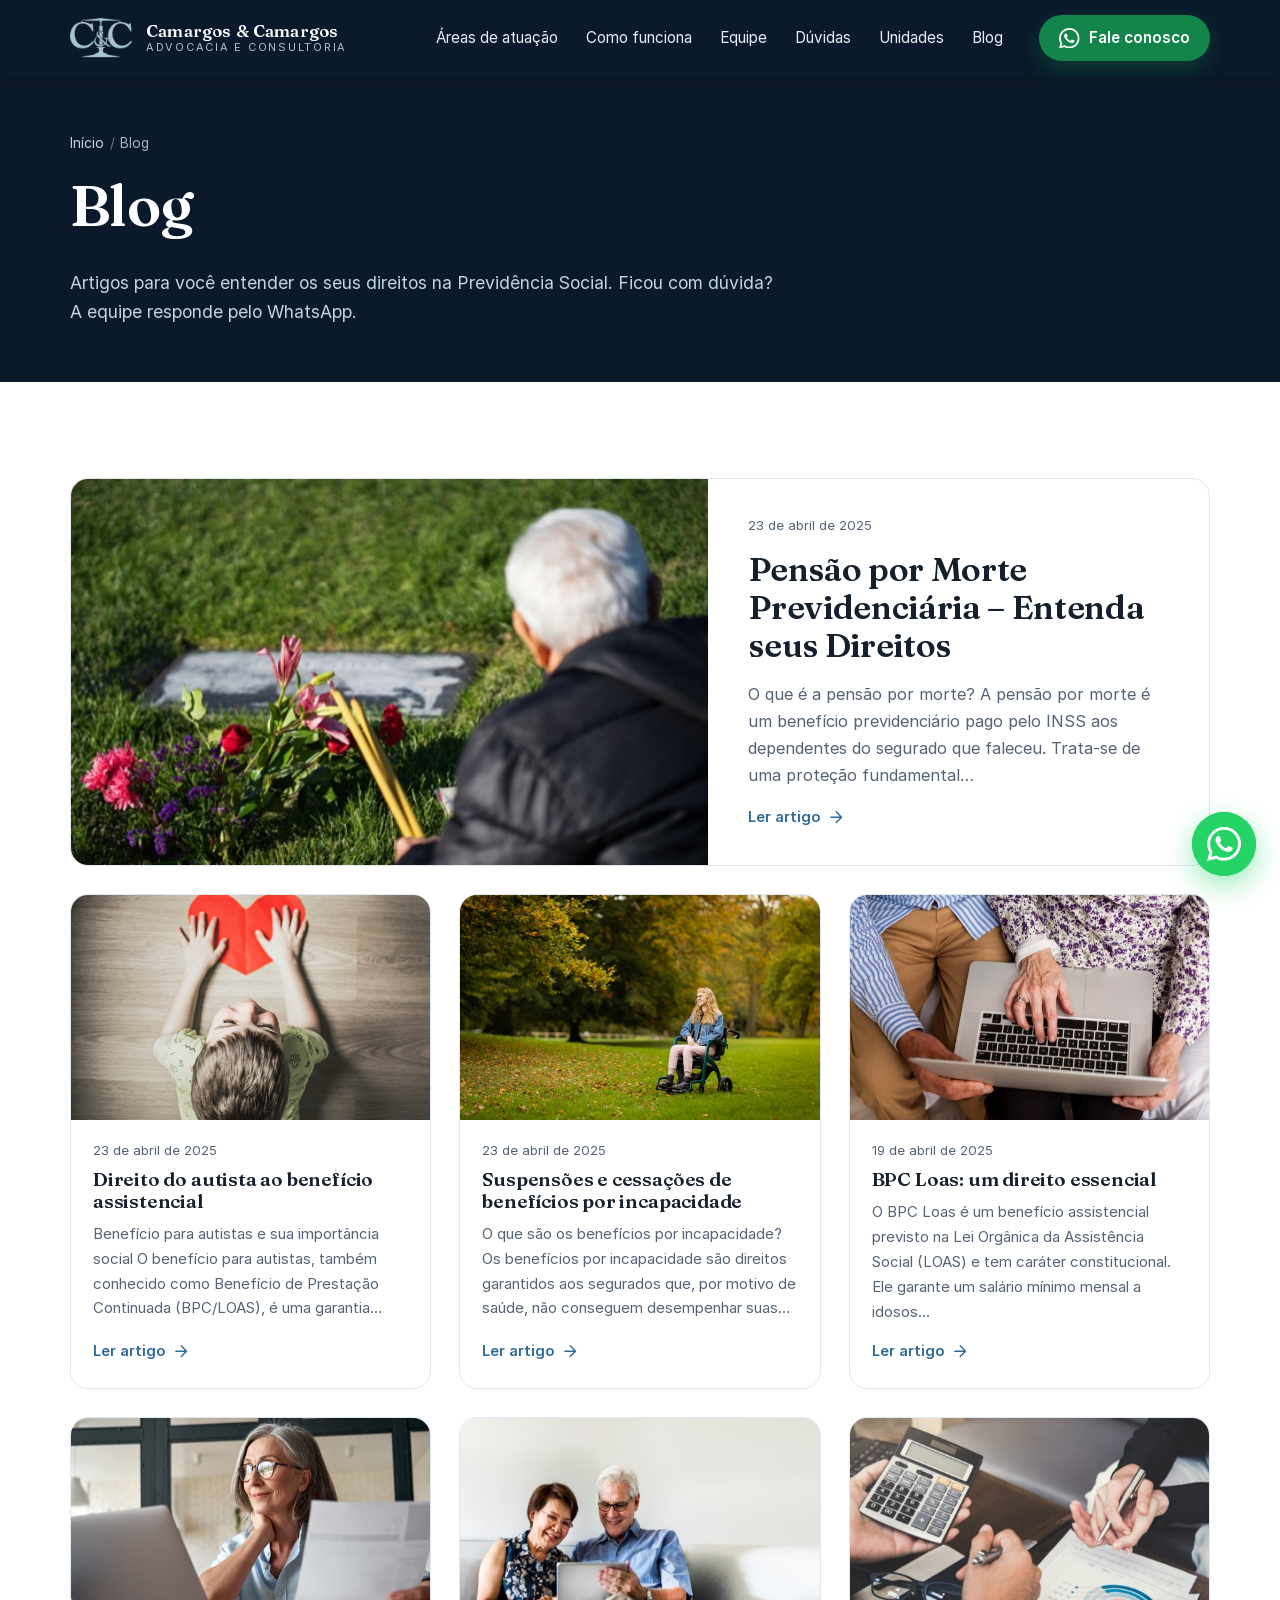
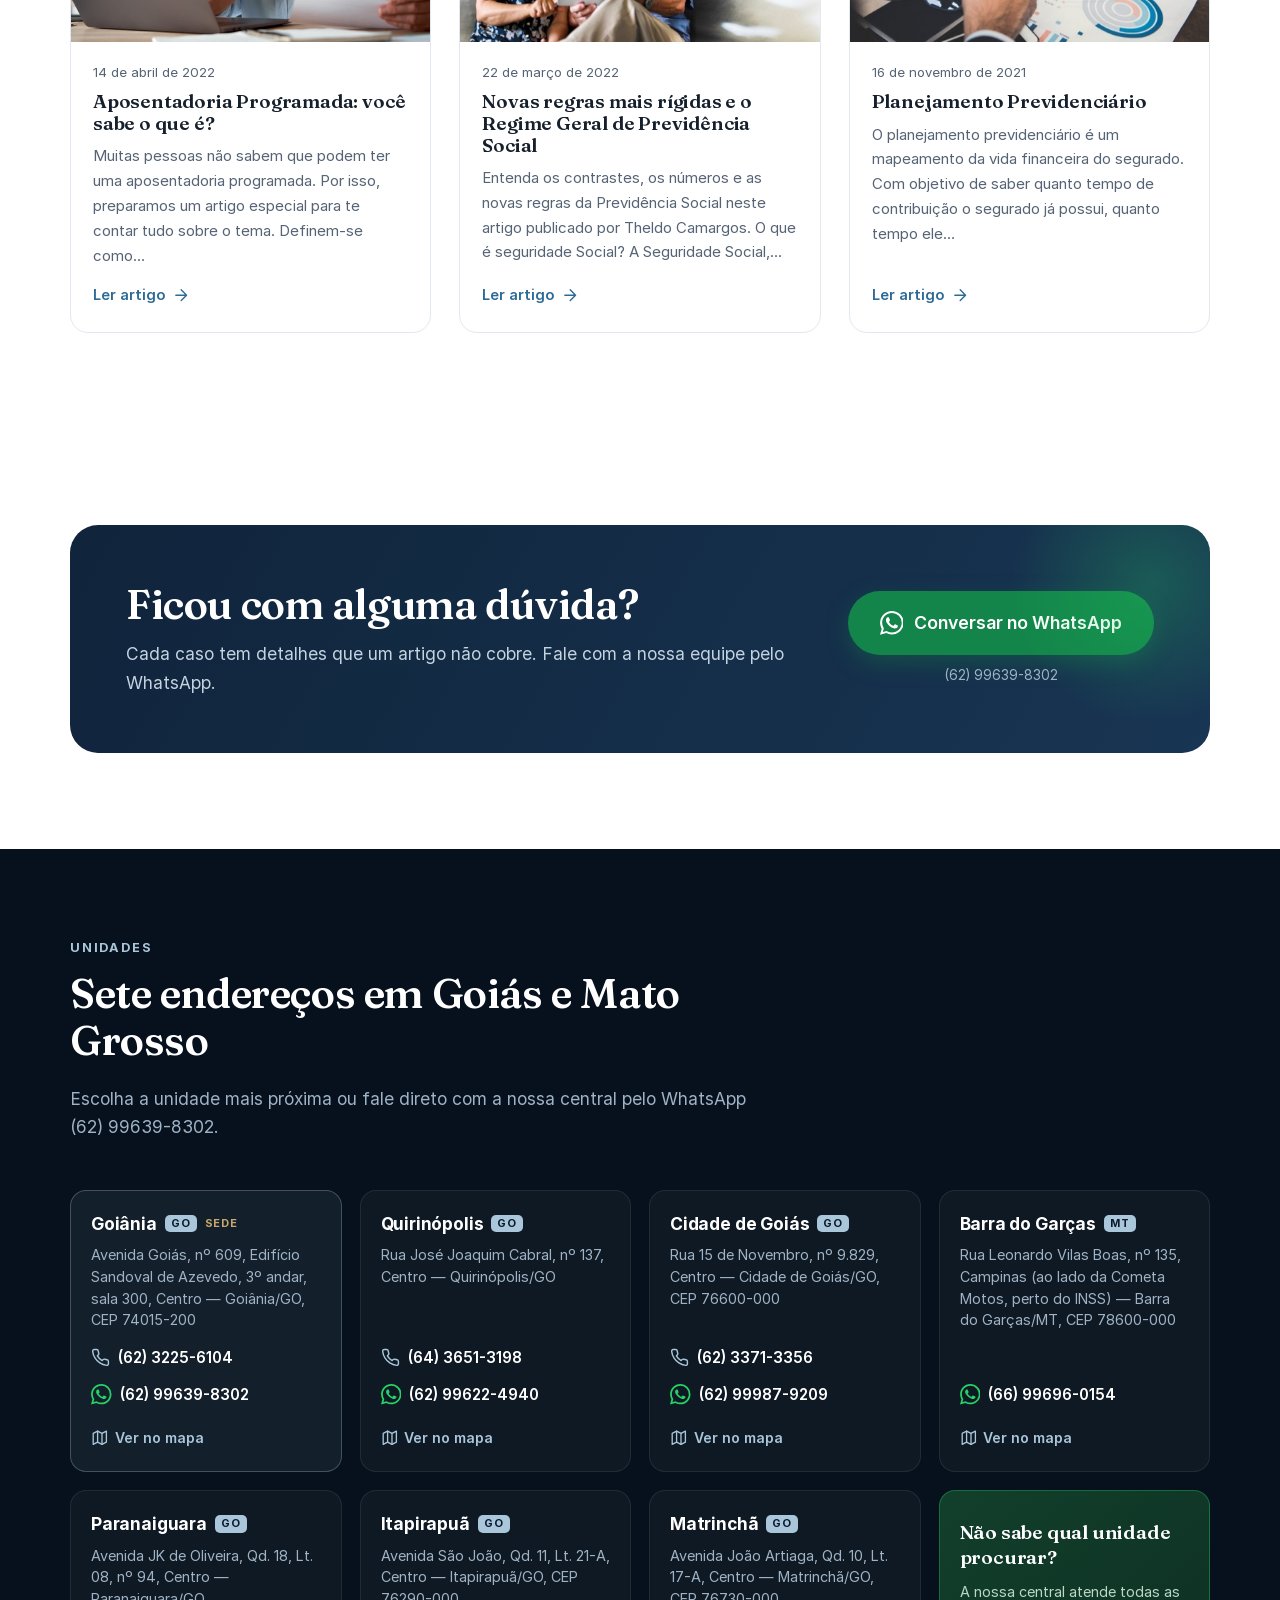
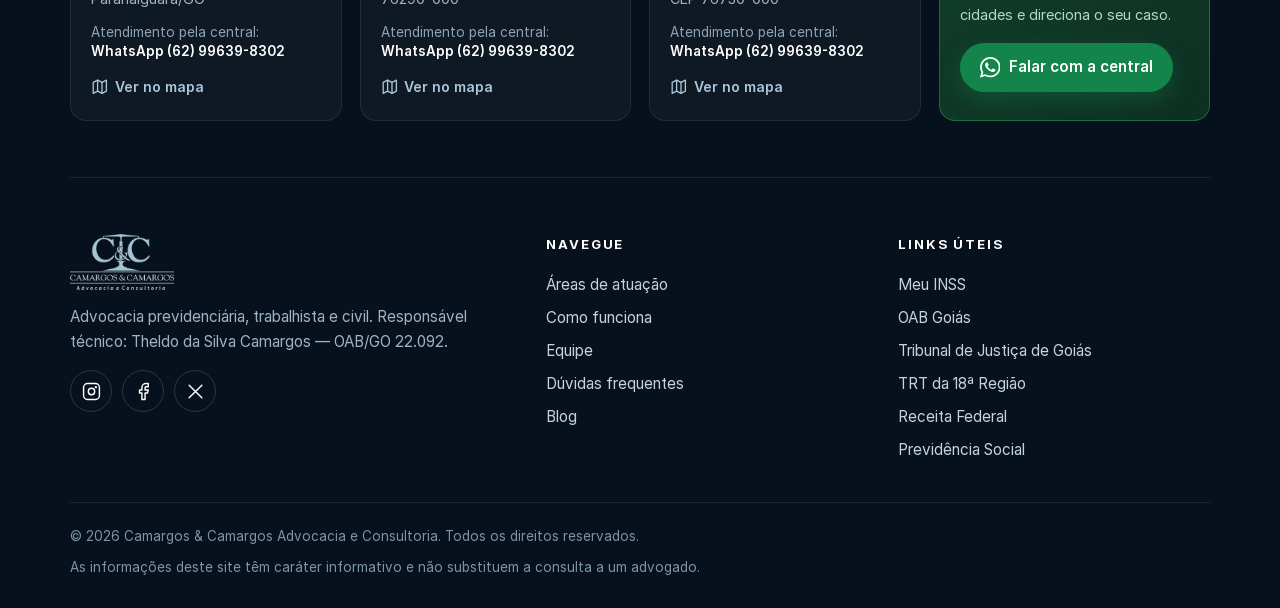
<file: blog/index.html>
<!doctype html>
<html lang="pt-BR">
<head>
<meta charset="utf-8">
<meta name="viewport" content="width=device-width, initial-scale=1">
<title>Blog — Camargos &amp; Camargos Advocacia</title>
<meta name="description" content="Artigos sobre aposentadoria, BPC/LOAS, auxílio-doença, pensão por morte e planejamento previdenciário.">
<meta name="theme-color" content="#0b1a2b">
<meta name="robots" content="noindex, nofollow">
<link rel="canonical" href="https://camargosadvocacia.adv.br/blog/">
<meta property="og:type" content="website">
<meta property="og:url" content="https://camargosadvocacia.adv.br/blog/">
<meta property="og:locale" content="pt_BR">
<meta property="og:site_name" content="Camargos & Camargos Advocacia">
<meta property="og:title" content="Blog — Camargos &amp; Camargos Advocacia">
<meta property="og:description" content="Artigos sobre aposentadoria, BPC/LOAS, auxílio-doença, pensão por morte e planejamento previdenciário.">
<meta property="og:image" content="https://camargosadvocacia.adv.br/assets/img/og.jpg">
<meta name="twitter:card" content="summary_large_image">
<link rel="icon" href="../assets/img/favicon-32.png" sizes="32x32">
<link rel="icon" href="../assets/img/favicon-192.png" sizes="192x192">
<link rel="apple-touch-icon" href="../assets/img/apple-touch-icon.png">
<link rel="preload" href="../assets/fonts/inter-400.woff2" as="font" type="font/woff2" crossorigin>
<link rel="preload" href="../assets/fonts/fraunces-600.woff2" as="font" type="font/woff2" crossorigin>
<link rel="stylesheet" href="../assets/css/site.css">
<script>document.documentElement.className+=" js";</script>
<!-- Google Tag Manager -->
<script>(function(w,d,s,l,i){w[l]=w[l]||[];w[l].push({'gtm.start':
new Date().getTime(),event:'gtm.js'});var f=d.getElementsByTagName(s)[0],
j=d.createElement(s),dl=l!='dataLayer'?'&l='+l:'';j.async=true;j.src=
'https://www.googletagmanager.com/gtm.js?id='+i+dl;f.parentNode.insertBefore(j,f);
})(window,document,'script','dataLayer','GTM-M9TGXZN7');</script>
<!-- End Google Tag Manager -->
</head>
<body>
<noscript><iframe src="https://www.googletagmanager.com/ns.html?id=GTM-M9TGXZN7" height="0" width="0" style="display:none;visibility:hidden"></iframe></noscript>
<a class="skip" href="#conteudo">Pular para o conteúdo</a>
<header class="site-header solid">
  <div class="wrap">
    <a class="brand" href="../" aria-label="Camargos & Camargos Advocacia — página inicial">
      <img src="../assets/img/logo-mark.png" alt="" width="160" height="100">
      <span>Camargos &amp; Camargos<small>Advocacia e Consultoria</small></span>
    </a>
    <nav class="nav" id="nav" aria-label="Principal"><a href="../#atuacao">Áreas de atuação</a><a href="../#como-funciona">Como funciona</a><a href="../#equipe">Equipe</a><a href="../#duvidas">Dúvidas</a><a href="../#contato">Unidades</a><a href="../blog/">Blog</a></nav>
    <a class="btn btn-wa header-cta" href="https://wa.me/5562996398302?text=Ol%C3%A1%21%20Vim%20pelo%20site%20e%20gostaria%20de%20falar%20com%20um%20advogado." target="_blank" rel="noopener" data-origem="cabecalho" data-assunto="geral"><svg class="wa-glyph" viewBox="0 0 24 24" aria-hidden="true"><path d="M17.472 14.382c-.297-.149-1.758-.867-2.03-.967-.273-.099-.471-.148-.67.15-.197.297-.767.966-.94 1.164-.174.199-.347.223-.644.075-.297-.15-1.255-.463-2.39-1.475-.883-.788-1.48-1.761-1.653-2.059-.173-.297-.018-.458.13-.606.134-.133.298-.347.446-.52.149-.174.198-.298.298-.497.099-.198.05-.371-.025-.52-.075-.149-.669-1.612-.916-2.207-.242-.579-.487-.5-.669-.51a12.8 12.8 0 0 0-.57-.01c-.198 0-.52.074-.792.372-.272.297-1.04 1.016-1.04 2.479 0 1.462 1.065 2.875 1.213 3.074.149.198 2.096 3.2 5.077 4.487.709.306 1.262.489 1.694.625.712.227 1.36.195 1.871.118.571-.085 1.758-.719 2.006-1.413.248-.694.248-1.289.173-1.413-.074-.124-.272-.198-.57-.347m-5.421 7.403h-.004a9.87 9.87 0 0 1-5.031-1.378l-.361-.214-3.741.982.998-3.648-.235-.374a9.86 9.86 0 0 1-1.51-5.26c.001-5.45 4.436-9.884 9.888-9.884a9.82 9.82 0 0 1 6.988 2.896 9.82 9.82 0 0 1 2.892 6.994c-.003 5.45-4.437 9.885-9.885 9.885M20.52 3.449C18.24 1.245 15.24 0 12.045 0 5.463 0 .104 5.359.101 11.943c0 2.096.548 4.142 1.588 5.945L0 24l6.305-1.654a11.9 11.9 0 0 0 5.734 1.46h.005c6.585 0 11.946-5.359 11.949-11.945a11.9 11.9 0 0 0-3.473-8.413"/></svg><span class="label">Fale conosco</span></a>
    <button class="nav-toggle" type="button" aria-controls="nav" aria-expanded="false" aria-label="Abrir menu"><svg class="i" viewBox="0 0 24 24" aria-hidden="true"><path d="M4 6h16M4 12h16M4 18h16"/></svg></button>
  </div>
</header>
<main id="conteudo">
<section class="page-hero">
  <div class="wrap">
    <nav class="crumbs" aria-label="Você está em"><a href="../">Início</a><span>/</span>Blog</nav>
    <h1>Blog</h1>
    <p>Artigos para você entender os seus direitos na Previdência Social. Ficou com dúvida? A equipe responde pelo WhatsApp.</p>
  </div>
</section>
<section class="section">
  <div class="wrap">
    <div class="posts">
<a class="post-card featured reveal" href="../pensao-por-morte-previdenciaria/">
  <img src="../assets/img/pensao-por-morte-previdenciaria-600.jpg" alt="" width="600" height="375" loading="lazy">
  <div>
    <time datetime="2025-04-23">23 de abril de 2025</time>
    <h2>Pensão por Morte Previdenciária – Entenda seus Direitos</h2>
    <p>O que é a pensão por morte? A pensão por morte é um benefício previdenciário pago pelo INSS aos dependentes do segurado que faleceu. Trata-se de uma proteção fundamental…</p>
    <span class="more">Ler artigo <svg class="i" viewBox="0 0 24 24" aria-hidden="true"><path d="M5 12h14M12 5l7 7-7 7"/></svg></span>
  </div>
</a><a class="post-card reveal" href="../direito-do-autista-ao-beneficio-assistencial/">
  <img src="../assets/img/direito-do-autista-ao-beneficio-assistencial-600.jpg" alt="" width="600" height="375" loading="lazy">
  <div>
    <time datetime="2025-04-23">23 de abril de 2025</time>
    <h2>Direito do autista ao benefício assistencial</h2>
    <p>Benefício para autistas e sua importância social O benefício para autistas, também conhecido como Benefício de Prestação Continuada (BPC/LOAS), é uma garantia…</p>
    <span class="more">Ler artigo <svg class="i" viewBox="0 0 24 24" aria-hidden="true"><path d="M5 12h14M12 5l7 7-7 7"/></svg></span>
  </div>
</a><a class="post-card reveal" href="../beneficios-por-incapacidade/">
  <img src="../assets/img/beneficios-por-incapacidade-600.jpg" alt="" width="600" height="375" loading="lazy">
  <div>
    <time datetime="2025-04-23">23 de abril de 2025</time>
    <h2>Suspensões e cessações de benefícios por incapacidade</h2>
    <p>O que são os benefícios por incapacidade? Os benefícios por incapacidade são direitos garantidos aos segurados que, por motivo de saúde, não conseguem desempenhar suas…</p>
    <span class="more">Ler artigo <svg class="i" viewBox="0 0 24 24" aria-hidden="true"><path d="M5 12h14M12 5l7 7-7 7"/></svg></span>
  </div>
</a><a class="post-card reveal" href="../bpc-loas-um-direito-essencial/">
  <img src="../assets/img/bpc-loas-um-direito-essencial-600.jpg" alt="" width="600" height="375" loading="lazy">
  <div>
    <time datetime="2025-04-19">19 de abril de 2025</time>
    <h2>BPC Loas: um direito essencial</h2>
    <p>O BPC Loas é um benefício assistencial previsto na Lei Orgânica da Assistência Social (LOAS) e tem caráter constitucional. Ele garante um salário mínimo mensal a idosos…</p>
    <span class="more">Ler artigo <svg class="i" viewBox="0 0 24 24" aria-hidden="true"><path d="M5 12h14M12 5l7 7-7 7"/></svg></span>
  </div>
</a><a class="post-card reveal" href="../aposentadoria-programada/">
  <img src="../assets/img/aposentadoria-programada-600.jpg" alt="" width="600" height="375" loading="lazy">
  <div>
    <time datetime="2022-04-14">14 de abril de 2022</time>
    <h2>Aposentadoria Programada: você sabe o que é?</h2>
    <p>Muitas pessoas não sabem que podem ter uma aposentadoria programada. Por isso, preparamos um artigo especial para te contar tudo sobre o tema. Definem-se como…</p>
    <span class="more">Ler artigo <svg class="i" viewBox="0 0 24 24" aria-hidden="true"><path d="M5 12h14M12 5l7 7-7 7"/></svg></span>
  </div>
</a><a class="post-card reveal" href="../novas-regras-previdencia-social/">
  <img src="../assets/img/novas-regras-previdencia-social-600.jpg" alt="" width="600" height="375" loading="lazy">
  <div>
    <time datetime="2022-03-22">22 de março de 2022</time>
    <h2>Novas regras mais rígidas e o Regime Geral de Previdência Social</h2>
    <p>Entenda os contrastes, os números e as novas regras da Previdência Social neste artigo publicado por Theldo Camargos. O que é seguridade Social? A Seguridade Social,…</p>
    <span class="more">Ler artigo <svg class="i" viewBox="0 0 24 24" aria-hidden="true"><path d="M5 12h14M12 5l7 7-7 7"/></svg></span>
  </div>
</a><a class="post-card reveal" href="../planejamento-previdenciario/">
  <img src="../assets/img/planejamento-previdenciario-600.jpg" alt="" width="600" height="375" loading="lazy">
  <div>
    <time datetime="2021-11-16">16 de novembro de 2021</time>
    <h2>Planejamento Previdenciário</h2>
    <p>O planejamento previdenciário é um mapeamento da vida financeira do segurado. Com objetivo de saber quanto tempo de contribuição o segurado já possui, quanto tempo ele…</p>
    <span class="more">Ler artigo <svg class="i" viewBox="0 0 24 24" aria-hidden="true"><path d="M5 12h14M12 5l7 7-7 7"/></svg></span>
  </div>
</a>
    </div>
  </div>
</section>
<section class="section" aria-label="Fale conosco">
  <div class="wrap">
    <div class="cta-band reveal">
      <div>
        <h2>Ficou com alguma dúvida?</h2>
        <p>Cada caso tem detalhes que um artigo não cobre. Fale com a nossa equipe pelo WhatsApp.</p>
      </div>
      <div>
        <a class="btn btn-wa btn-lg" href="https://wa.me/5562996398302?text=Ol%C3%A1%21%20Vim%20pelo%20blog%20do%20site%20e%20gostaria%20de%20tirar%20uma%20d%C3%BAvida." target="_blank" rel="noopener" data-origem="blog-faixa" data-assunto="geral"><svg class="wa-glyph" viewBox="0 0 24 24" aria-hidden="true"><path d="M17.472 14.382c-.297-.149-1.758-.867-2.03-.967-.273-.099-.471-.148-.67.15-.197.297-.767.966-.94 1.164-.174.199-.347.223-.644.075-.297-.15-1.255-.463-2.39-1.475-.883-.788-1.48-1.761-1.653-2.059-.173-.297-.018-.458.13-.606.134-.133.298-.347.446-.52.149-.174.198-.298.298-.497.099-.198.05-.371-.025-.52-.075-.149-.669-1.612-.916-2.207-.242-.579-.487-.5-.669-.51a12.8 12.8 0 0 0-.57-.01c-.198 0-.52.074-.792.372-.272.297-1.04 1.016-1.04 2.479 0 1.462 1.065 2.875 1.213 3.074.149.198 2.096 3.2 5.077 4.487.709.306 1.262.489 1.694.625.712.227 1.36.195 1.871.118.571-.085 1.758-.719 2.006-1.413.248-.694.248-1.289.173-1.413-.074-.124-.272-.198-.57-.347m-5.421 7.403h-.004a9.87 9.87 0 0 1-5.031-1.378l-.361-.214-3.741.982.998-3.648-.235-.374a9.86 9.86 0 0 1-1.51-5.26c.001-5.45 4.436-9.884 9.888-9.884a9.82 9.82 0 0 1 6.988 2.896 9.82 9.82 0 0 1 2.892 6.994c-.003 5.45-4.437 9.885-9.885 9.885M20.52 3.449C18.24 1.245 15.24 0 12.045 0 5.463 0 .104 5.359.101 11.943c0 2.096.548 4.142 1.588 5.945L0 24l6.305-1.654a11.9 11.9 0 0 0 5.734 1.46h.005c6.585 0 11.946-5.359 11.949-11.945a11.9 11.9 0 0 0-3.473-8.413"/></svg>Conversar no WhatsApp</a>
        <span class="btn-sub">(62) 99639-8302</span>
      </div>
    </div>
  </div>
</section>

</main>
<footer class="site-footer" id="contato">
  <div class="wrap">
    <div class="section-head">
      <span class="kicker">Unidades</span>
      <h2>Sete endereços em Goiás e Mato Grosso</h2>
      <p>Escolha a unidade mais próxima ou fale direto com a nossa central pelo WhatsApp (62) 99639-8302.</p>
    </div>
    <div class="units">
<div class="unit main">
  <h3>Goiânia <span class="uf">GO</span> <span class="badge">Sede</span></h3>
  <address>Avenida Goiás, nº 609, Edifício Sandoval de Azevedo, 3º andar, sala 300, Centro — Goiânia/GO, CEP 74015-200</address>
  <ul><li><a href="tel:+556232256104" data-origem="rodape-unidade"><svg class="i" viewBox="0 0 24 24" aria-hidden="true"><path d="M22 16.92v3a2 2 0 0 1-2.18 2 19.79 19.79 0 0 1-8.63-3.07 19.5 19.5 0 0 1-6-6 19.79 19.79 0 0 1-3.07-8.67A2 2 0 0 1 4.11 2h3a2 2 0 0 1 2 1.72c.13.96.36 1.9.7 2.81a2 2 0 0 1-.45 2.11L8.09 9.91a16 16 0 0 0 6 6l1.27-1.27a2 2 0 0 1 2.11-.45c.91.34 1.85.57 2.81.7A2 2 0 0 1 22 16.92z"/></svg>(62) 3225-6104</a></li><li><a class="wa" href="https://wa.me/5562996398302?text=Ol%C3%A1%21%20Vim%20pelo%20site%20e%20gostaria%20de%20falar%20com%20a%20unidade%20de%20Goi%C3%A2nia." target="_blank" rel="noopener" data-origem="rodape-unidade" data-assunto="unidade-goiania"><svg class="wa-glyph" viewBox="0 0 24 24" aria-hidden="true"><path d="M17.472 14.382c-.297-.149-1.758-.867-2.03-.967-.273-.099-.471-.148-.67.15-.197.297-.767.966-.94 1.164-.174.199-.347.223-.644.075-.297-.15-1.255-.463-2.39-1.475-.883-.788-1.48-1.761-1.653-2.059-.173-.297-.018-.458.13-.606.134-.133.298-.347.446-.52.149-.174.198-.298.298-.497.099-.198.05-.371-.025-.52-.075-.149-.669-1.612-.916-2.207-.242-.579-.487-.5-.669-.51a12.8 12.8 0 0 0-.57-.01c-.198 0-.52.074-.792.372-.272.297-1.04 1.016-1.04 2.479 0 1.462 1.065 2.875 1.213 3.074.149.198 2.096 3.2 5.077 4.487.709.306 1.262.489 1.694.625.712.227 1.36.195 1.871.118.571-.085 1.758-.719 2.006-1.413.248-.694.248-1.289.173-1.413-.074-.124-.272-.198-.57-.347m-5.421 7.403h-.004a9.87 9.87 0 0 1-5.031-1.378l-.361-.214-3.741.982.998-3.648-.235-.374a9.86 9.86 0 0 1-1.51-5.26c.001-5.45 4.436-9.884 9.888-9.884a9.82 9.82 0 0 1 6.988 2.896 9.82 9.82 0 0 1 2.892 6.994c-.003 5.45-4.437 9.885-9.885 9.885M20.52 3.449C18.24 1.245 15.24 0 12.045 0 5.463 0 .104 5.359.101 11.943c0 2.096.548 4.142 1.588 5.945L0 24l6.305-1.654a11.9 11.9 0 0 0 5.734 1.46h.005c6.585 0 11.946-5.359 11.949-11.945a11.9 11.9 0 0 0-3.473-8.413"/></svg>(62) 99639-8302</a></li></ul>
  <a class="map" href="https://maps.app.goo.gl/dH1hRmNgZ6PrfpzB8" target="_blank" rel="noopener noreferrer"><svg class="i" viewBox="0 0 24 24" aria-hidden="true"><path d="M9 3 3 6v15l6-3 6 3 6-3V3l-6 3-6-3Z"/><path d="M9 3v15M15 6v15"/></svg>Ver no mapa</a>
</div>
<div class="unit">
  <h3>Quirinópolis <span class="uf">GO</span> </h3>
  <address>Rua José Joaquim Cabral, nº 137, Centro — Quirinópolis/GO</address>
  <ul><li><a href="tel:+556436513198" data-origem="rodape-unidade"><svg class="i" viewBox="0 0 24 24" aria-hidden="true"><path d="M22 16.92v3a2 2 0 0 1-2.18 2 19.79 19.79 0 0 1-8.63-3.07 19.5 19.5 0 0 1-6-6 19.79 19.79 0 0 1-3.07-8.67A2 2 0 0 1 4.11 2h3a2 2 0 0 1 2 1.72c.13.96.36 1.9.7 2.81a2 2 0 0 1-.45 2.11L8.09 9.91a16 16 0 0 0 6 6l1.27-1.27a2 2 0 0 1 2.11-.45c.91.34 1.85.57 2.81.7A2 2 0 0 1 22 16.92z"/></svg>(64) 3651-3198</a></li><li><a class="wa" href="https://wa.me/5562996224940?text=Ol%C3%A1%21%20Vim%20pelo%20site%20e%20gostaria%20de%20falar%20com%20a%20unidade%20de%20Quirin%C3%B3polis." target="_blank" rel="noopener" data-origem="rodape-unidade" data-assunto="unidade-quirinopolis"><svg class="wa-glyph" viewBox="0 0 24 24" aria-hidden="true"><path d="M17.472 14.382c-.297-.149-1.758-.867-2.03-.967-.273-.099-.471-.148-.67.15-.197.297-.767.966-.94 1.164-.174.199-.347.223-.644.075-.297-.15-1.255-.463-2.39-1.475-.883-.788-1.48-1.761-1.653-2.059-.173-.297-.018-.458.13-.606.134-.133.298-.347.446-.52.149-.174.198-.298.298-.497.099-.198.05-.371-.025-.52-.075-.149-.669-1.612-.916-2.207-.242-.579-.487-.5-.669-.51a12.8 12.8 0 0 0-.57-.01c-.198 0-.52.074-.792.372-.272.297-1.04 1.016-1.04 2.479 0 1.462 1.065 2.875 1.213 3.074.149.198 2.096 3.2 5.077 4.487.709.306 1.262.489 1.694.625.712.227 1.36.195 1.871.118.571-.085 1.758-.719 2.006-1.413.248-.694.248-1.289.173-1.413-.074-.124-.272-.198-.57-.347m-5.421 7.403h-.004a9.87 9.87 0 0 1-5.031-1.378l-.361-.214-3.741.982.998-3.648-.235-.374a9.86 9.86 0 0 1-1.51-5.26c.001-5.45 4.436-9.884 9.888-9.884a9.82 9.82 0 0 1 6.988 2.896 9.82 9.82 0 0 1 2.892 6.994c-.003 5.45-4.437 9.885-9.885 9.885M20.52 3.449C18.24 1.245 15.24 0 12.045 0 5.463 0 .104 5.359.101 11.943c0 2.096.548 4.142 1.588 5.945L0 24l6.305-1.654a11.9 11.9 0 0 0 5.734 1.46h.005c6.585 0 11.946-5.359 11.949-11.945a11.9 11.9 0 0 0-3.473-8.413"/></svg>(62) 99622-4940</a></li></ul>
  <a class="map" href="https://maps.app.goo.gl/U8AoDPwBhqAqfcE17" target="_blank" rel="noopener noreferrer"><svg class="i" viewBox="0 0 24 24" aria-hidden="true"><path d="M9 3 3 6v15l6-3 6 3 6-3V3l-6 3-6-3Z"/><path d="M9 3v15M15 6v15"/></svg>Ver no mapa</a>
</div>
<div class="unit">
  <h3>Cidade de Goiás <span class="uf">GO</span> </h3>
  <address>Rua 15 de Novembro, nº 9.829, Centro — Cidade de Goiás/GO, CEP 76600-000</address>
  <ul><li><a href="tel:+556233713356" data-origem="rodape-unidade"><svg class="i" viewBox="0 0 24 24" aria-hidden="true"><path d="M22 16.92v3a2 2 0 0 1-2.18 2 19.79 19.79 0 0 1-8.63-3.07 19.5 19.5 0 0 1-6-6 19.79 19.79 0 0 1-3.07-8.67A2 2 0 0 1 4.11 2h3a2 2 0 0 1 2 1.72c.13.96.36 1.9.7 2.81a2 2 0 0 1-.45 2.11L8.09 9.91a16 16 0 0 0 6 6l1.27-1.27a2 2 0 0 1 2.11-.45c.91.34 1.85.57 2.81.7A2 2 0 0 1 22 16.92z"/></svg>(62) 3371-3356</a></li><li><a class="wa" href="https://wa.me/5562999879209?text=Ol%C3%A1%21%20Vim%20pelo%20site%20e%20gostaria%20de%20falar%20com%20a%20unidade%20de%20Cidade%20de%20Goi%C3%A1s." target="_blank" rel="noopener" data-origem="rodape-unidade" data-assunto="unidade-cidade-de-goias"><svg class="wa-glyph" viewBox="0 0 24 24" aria-hidden="true"><path d="M17.472 14.382c-.297-.149-1.758-.867-2.03-.967-.273-.099-.471-.148-.67.15-.197.297-.767.966-.94 1.164-.174.199-.347.223-.644.075-.297-.15-1.255-.463-2.39-1.475-.883-.788-1.48-1.761-1.653-2.059-.173-.297-.018-.458.13-.606.134-.133.298-.347.446-.52.149-.174.198-.298.298-.497.099-.198.05-.371-.025-.52-.075-.149-.669-1.612-.916-2.207-.242-.579-.487-.5-.669-.51a12.8 12.8 0 0 0-.57-.01c-.198 0-.52.074-.792.372-.272.297-1.04 1.016-1.04 2.479 0 1.462 1.065 2.875 1.213 3.074.149.198 2.096 3.2 5.077 4.487.709.306 1.262.489 1.694.625.712.227 1.36.195 1.871.118.571-.085 1.758-.719 2.006-1.413.248-.694.248-1.289.173-1.413-.074-.124-.272-.198-.57-.347m-5.421 7.403h-.004a9.87 9.87 0 0 1-5.031-1.378l-.361-.214-3.741.982.998-3.648-.235-.374a9.86 9.86 0 0 1-1.51-5.26c.001-5.45 4.436-9.884 9.888-9.884a9.82 9.82 0 0 1 6.988 2.896 9.82 9.82 0 0 1 2.892 6.994c-.003 5.45-4.437 9.885-9.885 9.885M20.52 3.449C18.24 1.245 15.24 0 12.045 0 5.463 0 .104 5.359.101 11.943c0 2.096.548 4.142 1.588 5.945L0 24l6.305-1.654a11.9 11.9 0 0 0 5.734 1.46h.005c6.585 0 11.946-5.359 11.949-11.945a11.9 11.9 0 0 0-3.473-8.413"/></svg>(62) 99987-9209</a></li></ul>
  <a class="map" href="https://maps.app.goo.gl/Jdz9qP5f8D2WxH1b6" target="_blank" rel="noopener noreferrer"><svg class="i" viewBox="0 0 24 24" aria-hidden="true"><path d="M9 3 3 6v15l6-3 6 3 6-3V3l-6 3-6-3Z"/><path d="M9 3v15M15 6v15"/></svg>Ver no mapa</a>
</div>
<div class="unit">
  <h3>Barra do Garças <span class="uf">MT</span> </h3>
  <address>Rua Leonardo Vilas Boas, nº 135, Campinas (ao lado da Cometa Motos, perto do INSS) — Barra do Garças/MT, CEP 78600-000</address>
  <ul><li><a class="wa" href="https://wa.me/5566996960154?text=Ol%C3%A1%21%20Vim%20pelo%20site%20e%20gostaria%20de%20falar%20com%20a%20unidade%20de%20Barra%20do%20Gar%C3%A7as." target="_blank" rel="noopener" data-origem="rodape-unidade" data-assunto="unidade-barra-do-garcas"><svg class="wa-glyph" viewBox="0 0 24 24" aria-hidden="true"><path d="M17.472 14.382c-.297-.149-1.758-.867-2.03-.967-.273-.099-.471-.148-.67.15-.197.297-.767.966-.94 1.164-.174.199-.347.223-.644.075-.297-.15-1.255-.463-2.39-1.475-.883-.788-1.48-1.761-1.653-2.059-.173-.297-.018-.458.13-.606.134-.133.298-.347.446-.52.149-.174.198-.298.298-.497.099-.198.05-.371-.025-.52-.075-.149-.669-1.612-.916-2.207-.242-.579-.487-.5-.669-.51a12.8 12.8 0 0 0-.57-.01c-.198 0-.52.074-.792.372-.272.297-1.04 1.016-1.04 2.479 0 1.462 1.065 2.875 1.213 3.074.149.198 2.096 3.2 5.077 4.487.709.306 1.262.489 1.694.625.712.227 1.36.195 1.871.118.571-.085 1.758-.719 2.006-1.413.248-.694.248-1.289.173-1.413-.074-.124-.272-.198-.57-.347m-5.421 7.403h-.004a9.87 9.87 0 0 1-5.031-1.378l-.361-.214-3.741.982.998-3.648-.235-.374a9.86 9.86 0 0 1-1.51-5.26c.001-5.45 4.436-9.884 9.888-9.884a9.82 9.82 0 0 1 6.988 2.896 9.82 9.82 0 0 1 2.892 6.994c-.003 5.45-4.437 9.885-9.885 9.885M20.52 3.449C18.24 1.245 15.24 0 12.045 0 5.463 0 .104 5.359.101 11.943c0 2.096.548 4.142 1.588 5.945L0 24l6.305-1.654a11.9 11.9 0 0 0 5.734 1.46h.005c6.585 0 11.946-5.359 11.949-11.945a11.9 11.9 0 0 0-3.473-8.413"/></svg>(66) 99696-0154</a></li></ul>
  <a class="map" href="https://maps.app.goo.gl/ZDNPL3F1xupZJgHD7" target="_blank" rel="noopener noreferrer"><svg class="i" viewBox="0 0 24 24" aria-hidden="true"><path d="M9 3 3 6v15l6-3 6 3 6-3V3l-6 3-6-3Z"/><path d="M9 3v15M15 6v15"/></svg>Ver no mapa</a>
</div>
<div class="unit">
  <h3>Paranaiguara <span class="uf">GO</span> </h3>
  <address>Avenida JK de Oliveira, Qd. 18, Lt. 08, nº 94, Centro — Paranaiguara/GO</address>
  <ul><li class="note">Atendimento pela central:<br><a href="https://wa.me/5562996398302?text=Ol%C3%A1%21%20Vim%20pelo%20site%20e%20gostaria%20de%20falar%20sobre%20a%20unidade%20de%20Paranaiguara." target="_blank" rel="noopener" data-origem="rodape-unidade" data-assunto="unidade-paranaiguara">WhatsApp (62) 99639-8302</a></li></ul>
  <a class="map" href="https://maps.app.goo.gl/APBmf67jMW1DNZy3A" target="_blank" rel="noopener noreferrer"><svg class="i" viewBox="0 0 24 24" aria-hidden="true"><path d="M9 3 3 6v15l6-3 6 3 6-3V3l-6 3-6-3Z"/><path d="M9 3v15M15 6v15"/></svg>Ver no mapa</a>
</div>
<div class="unit">
  <h3>Itapirapuã <span class="uf">GO</span> </h3>
  <address>Avenida São João, Qd. 11, Lt. 21-A, Centro — Itapirapuã/GO, CEP 76290-000</address>
  <ul><li class="note">Atendimento pela central:<br><a href="https://wa.me/5562996398302?text=Ol%C3%A1%21%20Vim%20pelo%20site%20e%20gostaria%20de%20falar%20sobre%20a%20unidade%20de%20Itapirapu%C3%A3." target="_blank" rel="noopener" data-origem="rodape-unidade" data-assunto="unidade-itapirapua">WhatsApp (62) 99639-8302</a></li></ul>
  <a class="map" href="https://maps.app.goo.gl/EuHV1Uv2mb4c4m259" target="_blank" rel="noopener noreferrer"><svg class="i" viewBox="0 0 24 24" aria-hidden="true"><path d="M9 3 3 6v15l6-3 6 3 6-3V3l-6 3-6-3Z"/><path d="M9 3v15M15 6v15"/></svg>Ver no mapa</a>
</div>
<div class="unit">
  <h3>Matrinchã <span class="uf">GO</span> </h3>
  <address>Avenida João Artiaga, Qd. 10, Lt. 17-A, Centro — Matrinchã/GO, CEP 76730-000</address>
  <ul><li class="note">Atendimento pela central:<br><a href="https://wa.me/5562996398302?text=Ol%C3%A1%21%20Vim%20pelo%20site%20e%20gostaria%20de%20falar%20sobre%20a%20unidade%20de%20Matrinch%C3%A3." target="_blank" rel="noopener" data-origem="rodape-unidade" data-assunto="unidade-matrincha">WhatsApp (62) 99639-8302</a></li></ul>
  <a class="map" href="https://www.google.com/maps/place/Av.+Jo%C3%A3o+Artiaga,+Matrinch%C3%A3+-+GO,+76730-000/@-15.4387446,-50.7470675,17z" target="_blank" rel="noopener noreferrer"><svg class="i" viewBox="0 0 24 24" aria-hidden="true"><path d="M9 3 3 6v15l6-3 6 3 6-3V3l-6 3-6-3Z"/><path d="M9 3v15M15 6v15"/></svg>Ver no mapa</a>
</div>
<div class="unit central">
  <h3>Não sabe qual unidade procurar?</h3>
  <p>A nossa central atende todas as cidades e direciona o seu caso.</p>
  <a class="btn btn-wa" href="https://wa.me/5562996398302?text=Ol%C3%A1%21%20Vim%20pelo%20site%20e%20gostaria%20de%20falar%20com%20um%20advogado." target="_blank" rel="noopener" data-origem="rodape-central" data-assunto="geral"><svg class="wa-glyph" viewBox="0 0 24 24" aria-hidden="true"><path d="M17.472 14.382c-.297-.149-1.758-.867-2.03-.967-.273-.099-.471-.148-.67.15-.197.297-.767.966-.94 1.164-.174.199-.347.223-.644.075-.297-.15-1.255-.463-2.39-1.475-.883-.788-1.48-1.761-1.653-2.059-.173-.297-.018-.458.13-.606.134-.133.298-.347.446-.52.149-.174.198-.298.298-.497.099-.198.05-.371-.025-.52-.075-.149-.669-1.612-.916-2.207-.242-.579-.487-.5-.669-.51a12.8 12.8 0 0 0-.57-.01c-.198 0-.52.074-.792.372-.272.297-1.04 1.016-1.04 2.479 0 1.462 1.065 2.875 1.213 3.074.149.198 2.096 3.2 5.077 4.487.709.306 1.262.489 1.694.625.712.227 1.36.195 1.871.118.571-.085 1.758-.719 2.006-1.413.248-.694.248-1.289.173-1.413-.074-.124-.272-.198-.57-.347m-5.421 7.403h-.004a9.87 9.87 0 0 1-5.031-1.378l-.361-.214-3.741.982.998-3.648-.235-.374a9.86 9.86 0 0 1-1.51-5.26c.001-5.45 4.436-9.884 9.888-9.884a9.82 9.82 0 0 1 6.988 2.896 9.82 9.82 0 0 1 2.892 6.994c-.003 5.45-4.437 9.885-9.885 9.885M20.52 3.449C18.24 1.245 15.24 0 12.045 0 5.463 0 .104 5.359.101 11.943c0 2.096.548 4.142 1.588 5.945L0 24l6.305-1.654a11.9 11.9 0 0 0 5.734 1.46h.005c6.585 0 11.946-5.359 11.949-11.945a11.9 11.9 0 0 0-3.473-8.413"/></svg>Falar com a central</a>
</div>
    </div>
    <div class="foot-grid">
      <div class="foot-brand">
        <img src="../assets/img/logo.png" alt="Camargos & Camargos Advocacia" width="278" height="150" loading="lazy">
        <p>Advocacia previdenciária, trabalhista e civil. Responsável técnico: Theldo da Silva Camargos — OAB/GO 22.092.</p>
        <div class="social">
          <a href="https://www.instagram.com/camargosadvocacia/" target="_blank" rel="noopener noreferrer" aria-label="Instagram"><svg class="i" viewBox="0 0 24 24" aria-hidden="true"><rect x="2" y="2" width="20" height="20" rx="5"/><circle cx="12" cy="12" r="4"/><circle cx="17.5" cy="6.5" r=".6" fill="currentColor"/></svg></a>
          <a href="https://www.facebook.com/camargosadvocacia.adv" target="_blank" rel="noopener noreferrer" aria-label="Facebook"><svg class="i" viewBox="0 0 24 24" aria-hidden="true"><path d="M18 2h-3a5 5 0 0 0-5 5v3H7v4h3v8h4v-8h3l1-4h-4V7a1 1 0 0 1 1-1h3z"/></svg></a>
          <a href="https://x.com/CamargosAdvocac" target="_blank" rel="noopener noreferrer" aria-label="X (Twitter)"><svg class="i" viewBox="0 0 24 24" aria-hidden="true"><path d="M4 4l16 16M20 4 4 20"/></svg></a>
        </div>
      </div>
      <div>
        <h4>Navegue</h4>
        <ul>
          <li><a href="../#atuacao">Áreas de atuação</a></li>
          <li><a href="../#como-funciona">Como funciona</a></li>
          <li><a href="../#equipe">Equipe</a></li>
          <li><a href="../#duvidas">Dúvidas frequentes</a></li>
          <li><a href="../blog/">Blog</a></li>
        </ul>
      </div>
      <div>
        <h4>Links úteis</h4>
        <ul>
          <li><a href="https://meu.inss.gov.br/" target="_blank" rel="noopener noreferrer">Meu INSS</a></li>
          <li><a href="https://www.oabgo.org.br/" target="_blank" rel="noopener noreferrer">OAB Goiás</a></li>
          <li><a href="https://www.tjgo.jus.br/" target="_blank" rel="noopener noreferrer">Tribunal de Justiça de Goiás</a></li>
          <li><a href="https://www.trt18.jus.br/" target="_blank" rel="noopener noreferrer">TRT da 18ª Região</a></li>
          <li><a href="https://www.gov.br/receitafederal/" target="_blank" rel="noopener noreferrer">Receita Federal</a></li>
          <li><a href="https://www.gov.br/previdencia/" target="_blank" rel="noopener noreferrer">Previdência Social</a></li>
        </ul>
      </div>
    </div>
    <div class="foot-bottom">
      <span>© 2026 Camargos &amp; Camargos Advocacia e Consultoria. Todos os direitos reservados.</span>
      <span>As informações deste site têm caráter informativo e não substituem a consulta a um advogado.</span>
    </div>
  </div>
</footer>
<div class="wa-float">
  <div class="wa-bubble" role="status">
    <b>Precisa de orientação?</b>
    Fale com a nossa equipe pelo <a href="https://wa.me/5562996398302?text=Ol%C3%A1%21%20Vim%20pelo%20blog%20do%20site%20e%20gostaria%20de%20tirar%20uma%20d%C3%BAvida." target="_blank" rel="noopener" data-origem="balao" data-assunto="geral">WhatsApp</a>.
    <button type="button" aria-label="Fechar">×</button>
  </div>
  <a class="fab" href="https://wa.me/5562996398302?text=Ol%C3%A1%21%20Vim%20pelo%20blog%20do%20site%20e%20gostaria%20de%20tirar%20uma%20d%C3%BAvida." target="_blank" rel="noopener" data-origem="botao-flutuante" data-assunto="geral" aria-label="Conversar pelo WhatsApp"><svg class="wa-glyph" viewBox="0 0 24 24" aria-hidden="true"><path d="M17.472 14.382c-.297-.149-1.758-.867-2.03-.967-.273-.099-.471-.148-.67.15-.197.297-.767.966-.94 1.164-.174.199-.347.223-.644.075-.297-.15-1.255-.463-2.39-1.475-.883-.788-1.48-1.761-1.653-2.059-.173-.297-.018-.458.13-.606.134-.133.298-.347.446-.52.149-.174.198-.298.298-.497.099-.198.05-.371-.025-.52-.075-.149-.669-1.612-.916-2.207-.242-.579-.487-.5-.669-.51a12.8 12.8 0 0 0-.57-.01c-.198 0-.52.074-.792.372-.272.297-1.04 1.016-1.04 2.479 0 1.462 1.065 2.875 1.213 3.074.149.198 2.096 3.2 5.077 4.487.709.306 1.262.489 1.694.625.712.227 1.36.195 1.871.118.571-.085 1.758-.719 2.006-1.413.248-.694.248-1.289.173-1.413-.074-.124-.272-.198-.57-.347m-5.421 7.403h-.004a9.87 9.87 0 0 1-5.031-1.378l-.361-.214-3.741.982.998-3.648-.235-.374a9.86 9.86 0 0 1-1.51-5.26c.001-5.45 4.436-9.884 9.888-9.884a9.82 9.82 0 0 1 6.988 2.896 9.82 9.82 0 0 1 2.892 6.994c-.003 5.45-4.437 9.885-9.885 9.885M20.52 3.449C18.24 1.245 15.24 0 12.045 0 5.463 0 .104 5.359.101 11.943c0 2.096.548 4.142 1.588 5.945L0 24l6.305-1.654a11.9 11.9 0 0 0 5.734 1.46h.005c6.585 0 11.946-5.359 11.949-11.945a11.9 11.9 0 0 0-3.473-8.413"/></svg></a>
</div>
<div class="mbar">
  <a class="btn btn-wa" href="https://wa.me/5562996398302?text=Ol%C3%A1%21%20Vim%20pelo%20blog%20do%20site%20e%20gostaria%20de%20tirar%20uma%20d%C3%BAvida." target="_blank" rel="noopener" data-origem="barra-mobile" data-assunto="geral"><svg class="wa-glyph" viewBox="0 0 24 24" aria-hidden="true"><path d="M17.472 14.382c-.297-.149-1.758-.867-2.03-.967-.273-.099-.471-.148-.67.15-.197.297-.767.966-.94 1.164-.174.199-.347.223-.644.075-.297-.15-1.255-.463-2.39-1.475-.883-.788-1.48-1.761-1.653-2.059-.173-.297-.018-.458.13-.606.134-.133.298-.347.446-.52.149-.174.198-.298.298-.497.099-.198.05-.371-.025-.52-.075-.149-.669-1.612-.916-2.207-.242-.579-.487-.5-.669-.51a12.8 12.8 0 0 0-.57-.01c-.198 0-.52.074-.792.372-.272.297-1.04 1.016-1.04 2.479 0 1.462 1.065 2.875 1.213 3.074.149.198 2.096 3.2 5.077 4.487.709.306 1.262.489 1.694.625.712.227 1.36.195 1.871.118.571-.085 1.758-.719 2.006-1.413.248-.694.248-1.289.173-1.413-.074-.124-.272-.198-.57-.347m-5.421 7.403h-.004a9.87 9.87 0 0 1-5.031-1.378l-.361-.214-3.741.982.998-3.648-.235-.374a9.86 9.86 0 0 1-1.51-5.26c.001-5.45 4.436-9.884 9.888-9.884a9.82 9.82 0 0 1 6.988 2.896 9.82 9.82 0 0 1 2.892 6.994c-.003 5.45-4.437 9.885-9.885 9.885M20.52 3.449C18.24 1.245 15.24 0 12.045 0 5.463 0 .104 5.359.101 11.943c0 2.096.548 4.142 1.588 5.945L0 24l6.305-1.654a11.9 11.9 0 0 0 5.734 1.46h.005c6.585 0 11.946-5.359 11.949-11.945a11.9 11.9 0 0 0-3.473-8.413"/></svg>Conversar no WhatsApp</a>
  <a class="btn call" href="tel:+556232256104" data-origem="barra-mobile" aria-label="Ligar para (62) 3225-6104"><svg class="i" viewBox="0 0 24 24" aria-hidden="true"><path d="M22 16.92v3a2 2 0 0 1-2.18 2 19.79 19.79 0 0 1-8.63-3.07 19.5 19.5 0 0 1-6-6 19.79 19.79 0 0 1-3.07-8.67A2 2 0 0 1 4.11 2h3a2 2 0 0 1 2 1.72c.13.96.36 1.9.7 2.81a2 2 0 0 1-.45 2.11L8.09 9.91a16 16 0 0 0 6 6l1.27-1.27a2 2 0 0 1 2.11-.45c.91.34 1.85.57 2.81.7A2 2 0 0 1 22 16.92z"/></svg></a>
</div>
<script src="../assets/js/site.js" defer></script>
</body>
</html>
</file>
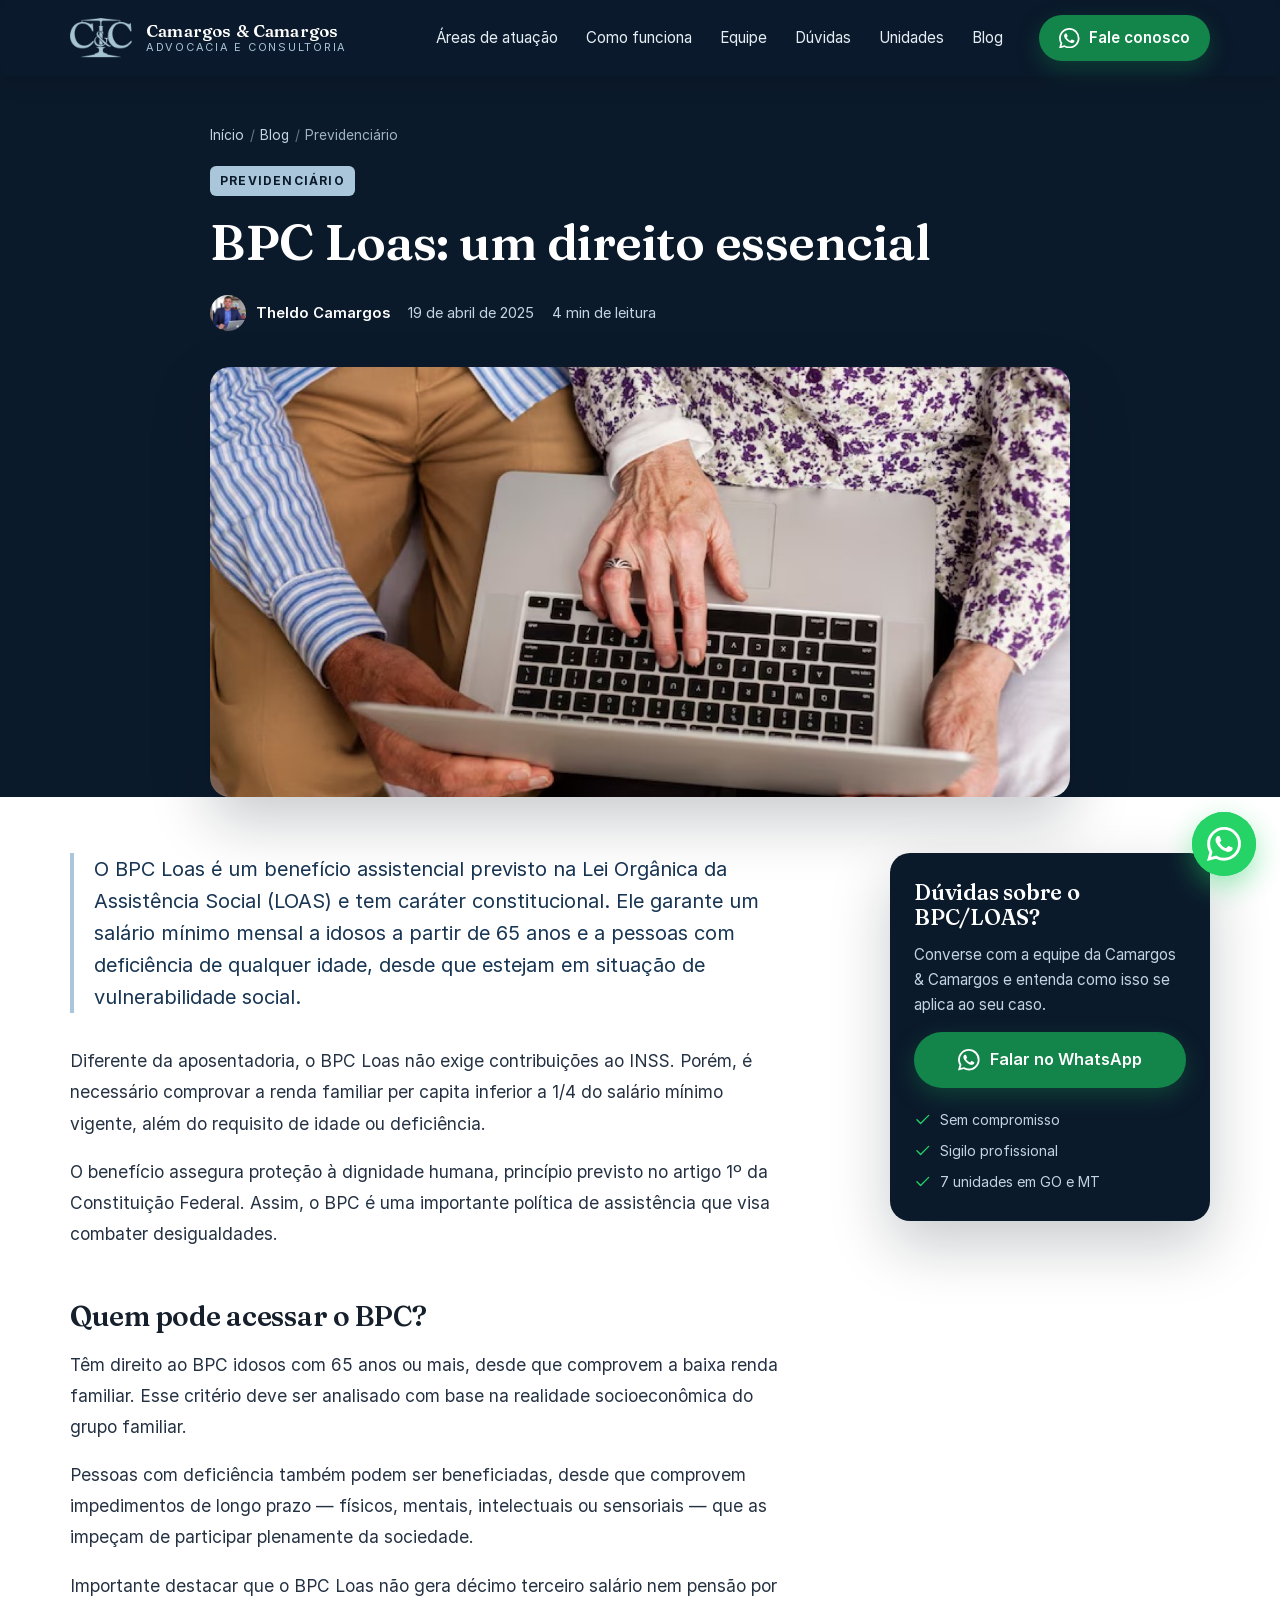
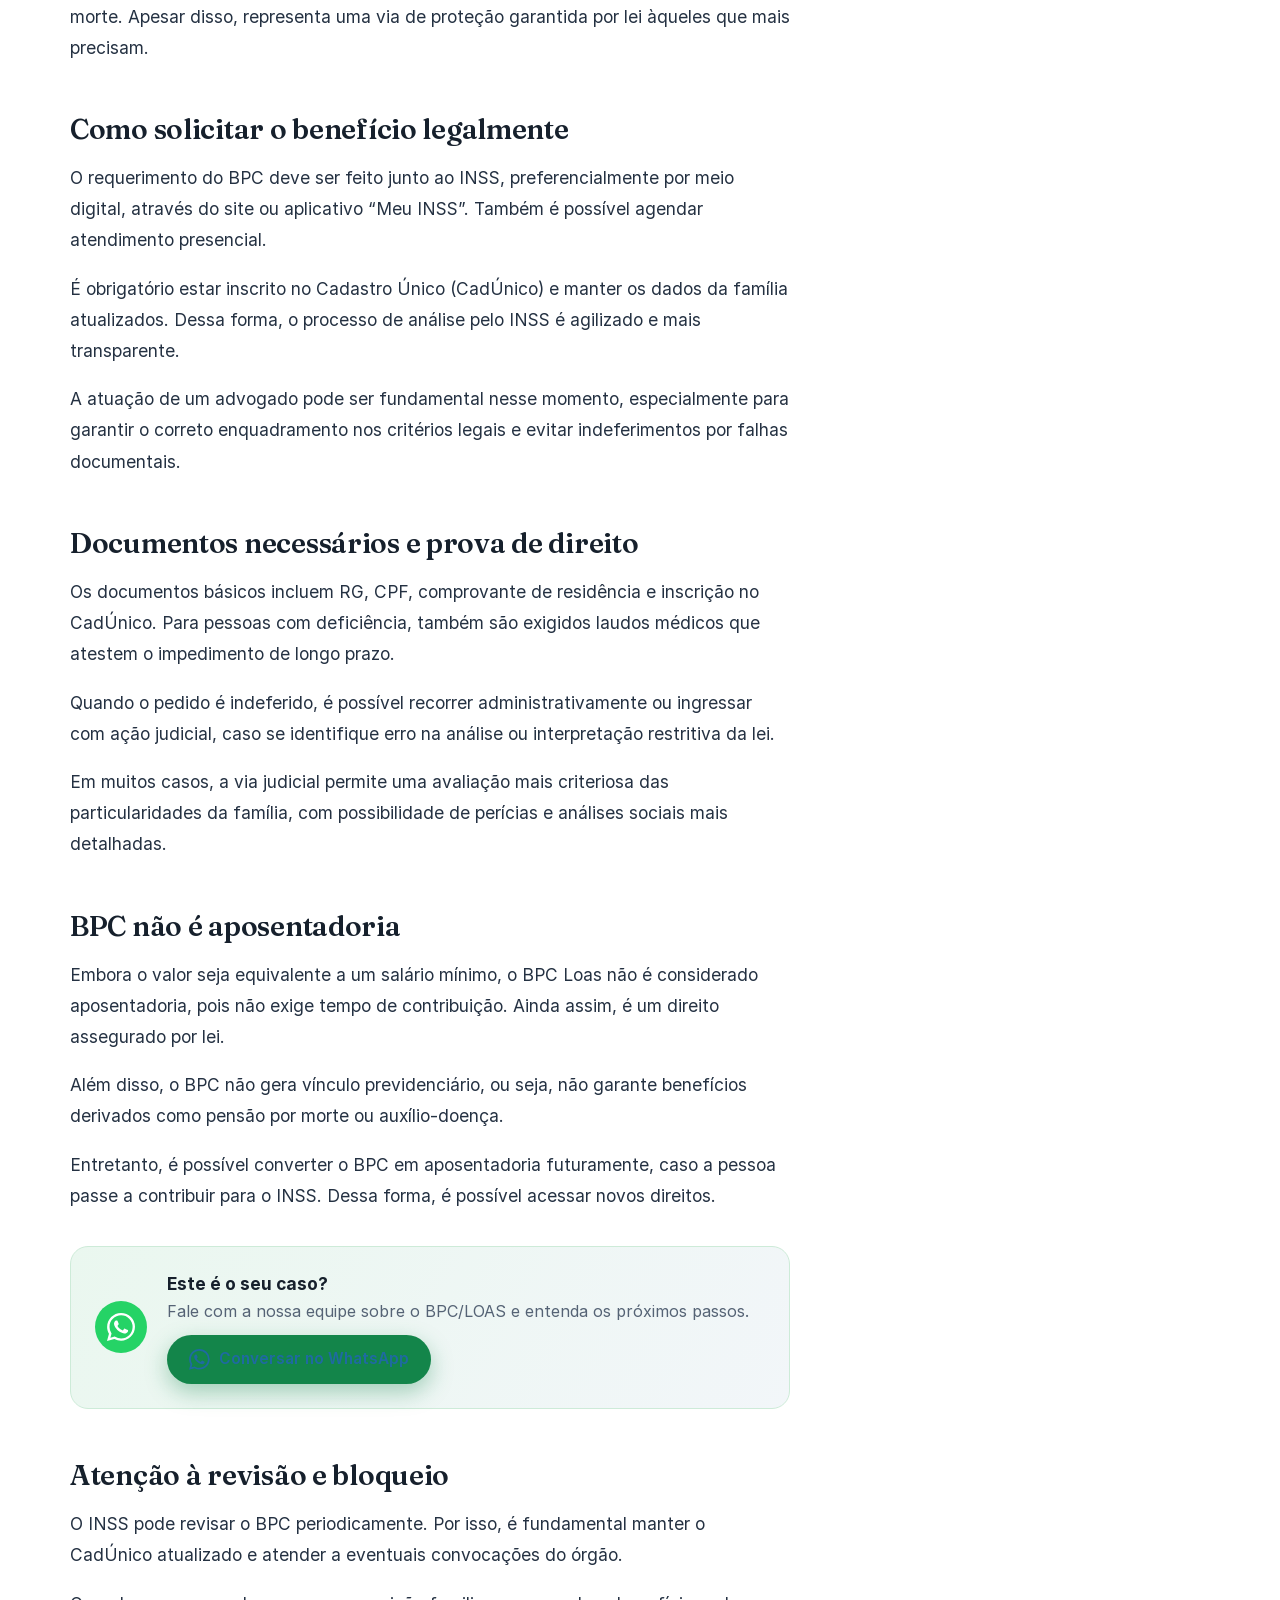
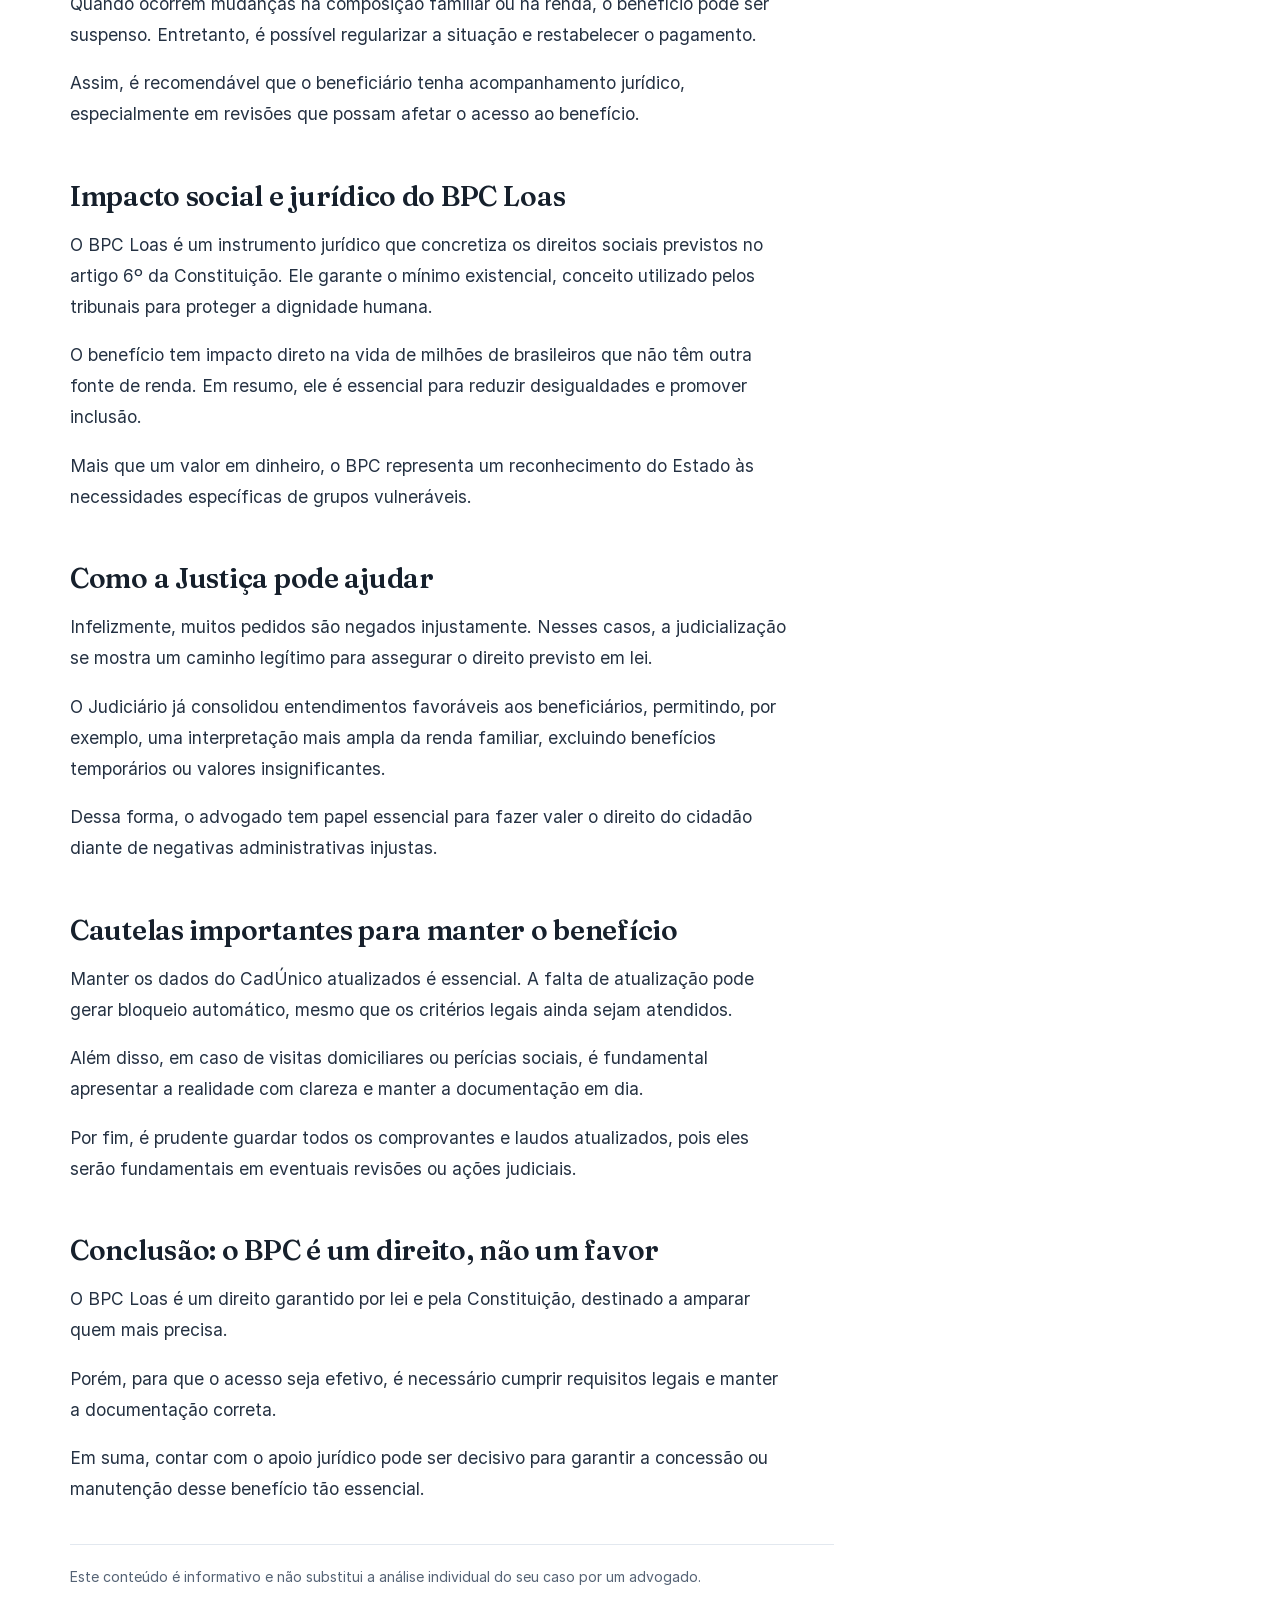
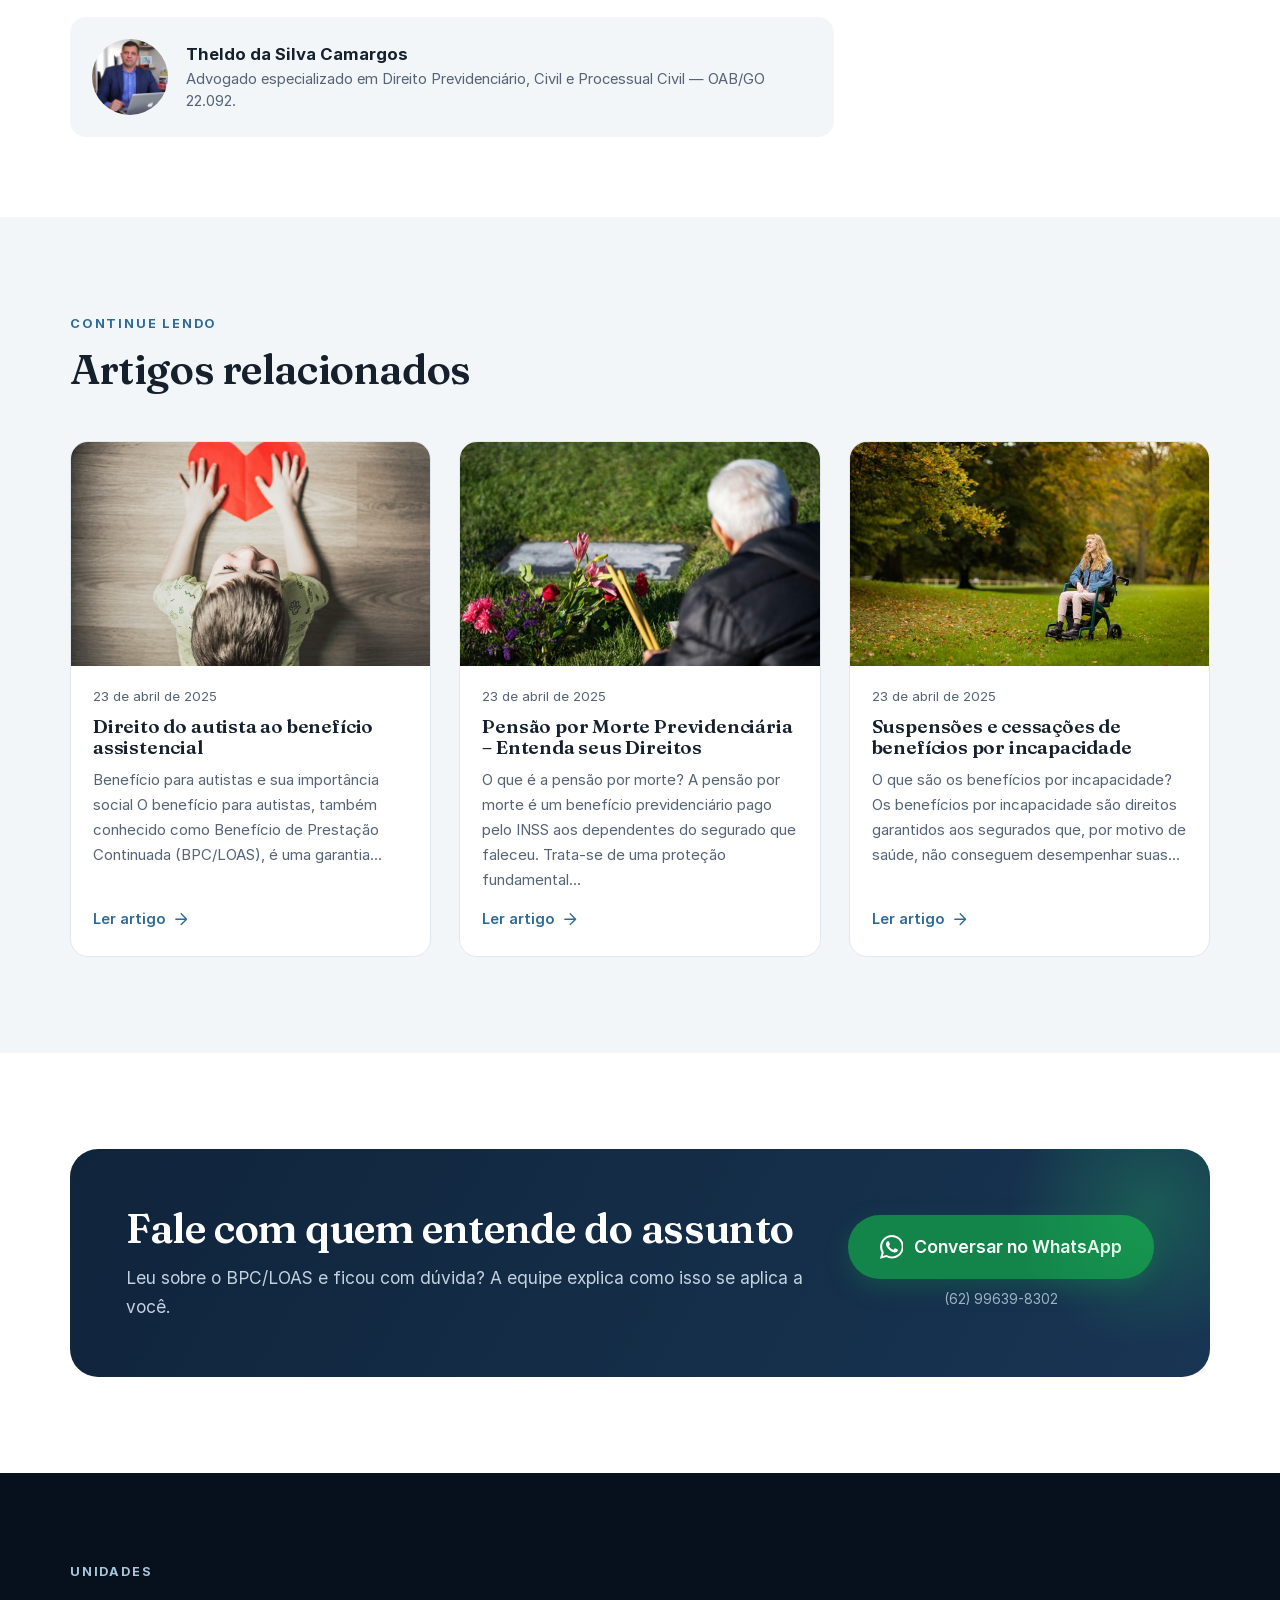
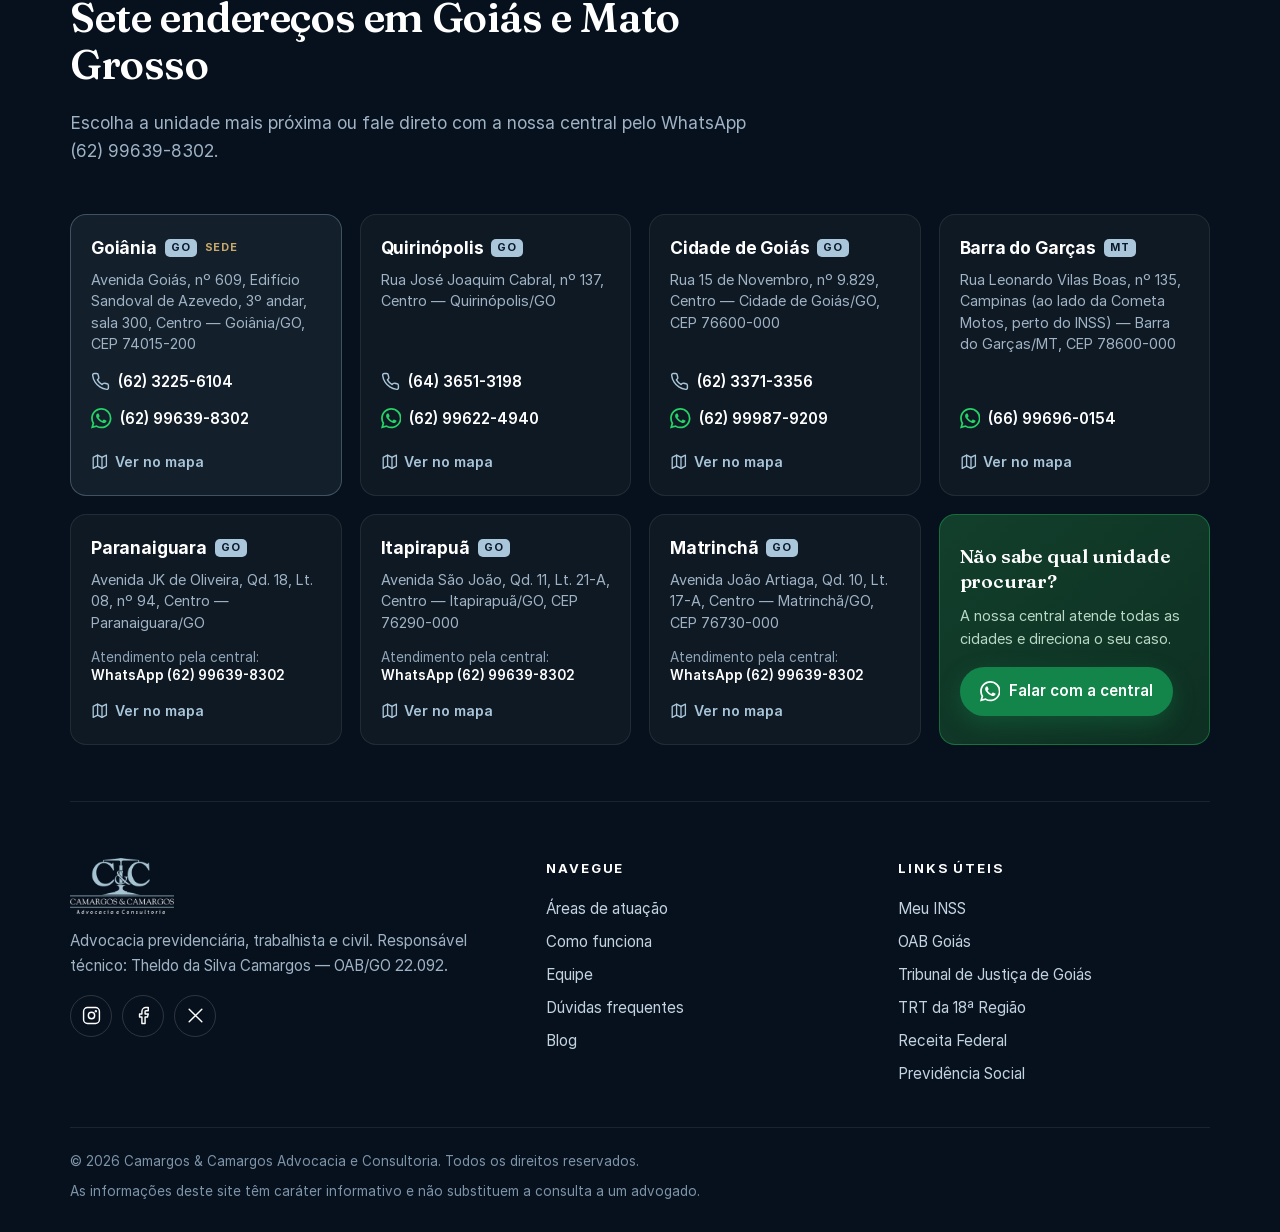
<file: bpc-loas-um-direito-essencial/index.html>
<!doctype html>
<html lang="pt-BR">
<head>
<meta charset="utf-8">
<meta name="viewport" content="width=device-width, initial-scale=1">
<title>BPC Loas: um direito essencial — Camargos &amp; Camargos Advocacia</title>
<meta name="description" content="O BPC Loas é um benefício assistencial previsto na Lei Orgânica da Assistência Social (LOAS) e tem caráter constitucional. Ele garante um salário mínimo mensal a idosos…">
<meta name="theme-color" content="#0b1a2b">
<meta name="robots" content="noindex, nofollow">
<link rel="canonical" href="https://camargosadvocacia.adv.br/bpc-loas-um-direito-essencial/">
<meta property="og:type" content="article">
<meta property="og:url" content="https://camargosadvocacia.adv.br/bpc-loas-um-direito-essencial/">
<meta property="og:locale" content="pt_BR">
<meta property="og:site_name" content="Camargos & Camargos Advocacia">
<meta property="og:title" content="BPC Loas: um direito essencial — Camargos &amp; Camargos Advocacia">
<meta property="og:description" content="O BPC Loas é um benefício assistencial previsto na Lei Orgânica da Assistência Social (LOAS) e tem caráter constitucional. Ele garante um salário mínimo mensal a idosos…">
<meta property="og:image" content="https://camargosadvocacia.adv.br/assets/img/bpc-loas-um-direito-essencial-1200.jpg">
<meta name="twitter:card" content="summary_large_image">
<link rel="icon" href="../assets/img/favicon-32.png" sizes="32x32">
<link rel="icon" href="../assets/img/favicon-192.png" sizes="192x192">
<link rel="apple-touch-icon" href="../assets/img/apple-touch-icon.png">
<link rel="preload" href="../assets/fonts/inter-400.woff2" as="font" type="font/woff2" crossorigin>
<link rel="preload" href="../assets/fonts/fraunces-600.woff2" as="font" type="font/woff2" crossorigin>
<link rel="stylesheet" href="../assets/css/site.css">
<script>document.documentElement.className+=" js";</script>
<!-- Google Tag Manager -->
<script>(function(w,d,s,l,i){w[l]=w[l]||[];w[l].push({'gtm.start':
new Date().getTime(),event:'gtm.js'});var f=d.getElementsByTagName(s)[0],
j=d.createElement(s),dl=l!='dataLayer'?'&l='+l:'';j.async=true;j.src=
'https://www.googletagmanager.com/gtm.js?id='+i+dl;f.parentNode.insertBefore(j,f);
})(window,document,'script','dataLayer','GTM-M9TGXZN7');</script>
<!-- End Google Tag Manager -->
</head>
<body>
<noscript><iframe src="https://www.googletagmanager.com/ns.html?id=GTM-M9TGXZN7" height="0" width="0" style="display:none;visibility:hidden"></iframe></noscript>
<a class="skip" href="#conteudo">Pular para o conteúdo</a>
<header class="site-header solid">
  <div class="wrap">
    <a class="brand" href="../" aria-label="Camargos & Camargos Advocacia — página inicial">
      <img src="../assets/img/logo-mark.png" alt="" width="160" height="100">
      <span>Camargos &amp; Camargos<small>Advocacia e Consultoria</small></span>
    </a>
    <nav class="nav" id="nav" aria-label="Principal"><a href="../#atuacao">Áreas de atuação</a><a href="../#como-funciona">Como funciona</a><a href="../#equipe">Equipe</a><a href="../#duvidas">Dúvidas</a><a href="../#contato">Unidades</a><a href="../blog/">Blog</a></nav>
    <a class="btn btn-wa header-cta" href="https://wa.me/5562996398302?text=Ol%C3%A1%21%20Vim%20pelo%20site%20e%20gostaria%20de%20falar%20com%20um%20advogado." target="_blank" rel="noopener" data-origem="cabecalho" data-assunto="geral"><svg class="wa-glyph" viewBox="0 0 24 24" aria-hidden="true"><path d="M17.472 14.382c-.297-.149-1.758-.867-2.03-.967-.273-.099-.471-.148-.67.15-.197.297-.767.966-.94 1.164-.174.199-.347.223-.644.075-.297-.15-1.255-.463-2.39-1.475-.883-.788-1.48-1.761-1.653-2.059-.173-.297-.018-.458.13-.606.134-.133.298-.347.446-.52.149-.174.198-.298.298-.497.099-.198.05-.371-.025-.52-.075-.149-.669-1.612-.916-2.207-.242-.579-.487-.5-.669-.51a12.8 12.8 0 0 0-.57-.01c-.198 0-.52.074-.792.372-.272.297-1.04 1.016-1.04 2.479 0 1.462 1.065 2.875 1.213 3.074.149.198 2.096 3.2 5.077 4.487.709.306 1.262.489 1.694.625.712.227 1.36.195 1.871.118.571-.085 1.758-.719 2.006-1.413.248-.694.248-1.289.173-1.413-.074-.124-.272-.198-.57-.347m-5.421 7.403h-.004a9.87 9.87 0 0 1-5.031-1.378l-.361-.214-3.741.982.998-3.648-.235-.374a9.86 9.86 0 0 1-1.51-5.26c.001-5.45 4.436-9.884 9.888-9.884a9.82 9.82 0 0 1 6.988 2.896 9.82 9.82 0 0 1 2.892 6.994c-.003 5.45-4.437 9.885-9.885 9.885M20.52 3.449C18.24 1.245 15.24 0 12.045 0 5.463 0 .104 5.359.101 11.943c0 2.096.548 4.142 1.588 5.945L0 24l6.305-1.654a11.9 11.9 0 0 0 5.734 1.46h.005c6.585 0 11.946-5.359 11.949-11.945a11.9 11.9 0 0 0-3.473-8.413"/></svg><span class="label">Fale conosco</span></a>
    <button class="nav-toggle" type="button" aria-controls="nav" aria-expanded="false" aria-label="Abrir menu"><svg class="i" viewBox="0 0 24 24" aria-hidden="true"><path d="M4 6h16M4 12h16M4 18h16"/></svg></button>
  </div>
</header>
<main id="conteudo">
<section class="art-hero">
  <div class="wrap">
    <nav class="crumbs" aria-label="Você está em"><a href="../">Início</a><span>/</span><a href="../blog/">Blog</a><span>/</span>Previdenciário</nav>
    <span class="cat">Previdenciário</span>
    <h1>BPC Loas: um direito essencial</h1>
    <div class="art-meta">
      <span class="who"><img src="../assets/img/autor-theldo.jpg" alt="" width="36" height="36">Theldo Camargos</span>
      <time datetime="2025-04-19">19 de abril de 2025</time>
      <span>4 min de leitura</span>
    </div>
    <figure class="art-cover">
      <img src="../assets/img/bpc-loas-um-direito-essencial-1200.jpg" srcset="../assets/img/bpc-loas-um-direito-essencial-600.jpg 600w, ../assets/img/bpc-loas-um-direito-essencial-1200.jpg 1200w" sizes="(max-width: 900px) 100vw, 860px" alt="" width="1200" height="675" fetchpriority="high">
    </figure>
  </div>
</section>
<div class="wrap art-layout">
  <article>
    <div class="prose">
<p>O BPC Loas é um benefício assistencial previsto na Lei Orgânica da Assistência Social (LOAS) e tem caráter constitucional. Ele garante um salário mínimo mensal a idosos a partir de 65 anos e a pessoas com deficiência de qualquer idade, desde que estejam em situação de vulnerabilidade social.</p>
<p>Diferente da aposentadoria, o BPC Loas não exige contribuições ao INSS. Porém, é necessário comprovar a renda familiar per capita inferior a 1/4 do salário mínimo vigente, além do requisito de idade ou deficiência.</p>
<p>O benefício assegura proteção à dignidade humana, princípio previsto no artigo 1º da Constituição Federal. Assim, o BPC é uma importante política de assistência que visa combater desigualdades.</p>
<h2>Quem pode acessar o BPC?</h2>
<p>Têm direito ao BPC idosos com 65 anos ou mais, desde que comprovem a baixa renda familiar. Esse critério deve ser analisado com base na realidade socioeconômica do grupo familiar.</p>
<p>Pessoas com deficiência também podem ser beneficiadas, desde que comprovem impedimentos de longo prazo — físicos, mentais, intelectuais ou sensoriais — que as impeçam de participar plenamente da sociedade.</p>
<p>Importante destacar que o BPC Loas não gera décimo terceiro salário nem pensão por morte. Apesar disso, representa uma via de proteção garantida por lei àqueles que mais precisam.</p>
<h2>Como solicitar o benefício legalmente</h2>
<p>O requerimento do BPC deve ser feito junto ao INSS, preferencialmente por meio digital, através do site ou aplicativo “Meu INSS”. Também é possível agendar atendimento presencial.</p>
<p>É obrigatório estar inscrito no Cadastro Único (CadÚnico) e manter os dados da família atualizados. Dessa forma, o processo de análise pelo INSS é agilizado e mais transparente.</p>
<p>A atuação de um advogado pode ser fundamental nesse momento, especialmente para garantir o correto enquadramento nos critérios legais e evitar indeferimentos por falhas documentais.</p>
<h2>Documentos necessários e prova de direito</h2>
<p>Os documentos básicos incluem RG, CPF, comprovante de residência e inscrição no CadÚnico. Para pessoas com deficiência, também são exigidos laudos médicos que atestem o impedimento de longo prazo.</p>
<p>Quando o pedido é indeferido, é possível recorrer administrativamente ou ingressar com ação judicial, caso se identifique erro na análise ou interpretação restritiva da lei.</p>
<p>Em muitos casos, a via judicial permite uma avaliação mais criteriosa das particularidades da família, com possibilidade de perícias e análises sociais mais detalhadas.</p>
<h2>BPC não é aposentadoria</h2>
<p>Embora o valor seja equivalente a um salário mínimo, o BPC Loas não é considerado aposentadoria, pois não exige tempo de contribuição. Ainda assim, é um direito assegurado por lei.</p>
<p>Além disso, o BPC não gera vínculo previdenciário, ou seja, não garante benefícios derivados como pensão por morte ou auxílio-doença.</p>
<p>Entretanto, é possível converter o BPC em aposentadoria futuramente, caso a pessoa passe a contribuir para o INSS. Dessa forma, é possível acessar novos direitos.</p>
<aside class="inline-cta">
  <span class="ico"><svg class="wa-glyph" viewBox="0 0 24 24" aria-hidden="true"><path d="M17.472 14.382c-.297-.149-1.758-.867-2.03-.967-.273-.099-.471-.148-.67.15-.197.297-.767.966-.94 1.164-.174.199-.347.223-.644.075-.297-.15-1.255-.463-2.39-1.475-.883-.788-1.48-1.761-1.653-2.059-.173-.297-.018-.458.13-.606.134-.133.298-.347.446-.52.149-.174.198-.298.298-.497.099-.198.05-.371-.025-.52-.075-.149-.669-1.612-.916-2.207-.242-.579-.487-.5-.669-.51a12.8 12.8 0 0 0-.57-.01c-.198 0-.52.074-.792.372-.272.297-1.04 1.016-1.04 2.479 0 1.462 1.065 2.875 1.213 3.074.149.198 2.096 3.2 5.077 4.487.709.306 1.262.489 1.694.625.712.227 1.36.195 1.871.118.571-.085 1.758-.719 2.006-1.413.248-.694.248-1.289.173-1.413-.074-.124-.272-.198-.57-.347m-5.421 7.403h-.004a9.87 9.87 0 0 1-5.031-1.378l-.361-.214-3.741.982.998-3.648-.235-.374a9.86 9.86 0 0 1-1.51-5.26c.001-5.45 4.436-9.884 9.888-9.884a9.82 9.82 0 0 1 6.988 2.896 9.82 9.82 0 0 1 2.892 6.994c-.003 5.45-4.437 9.885-9.885 9.885M20.52 3.449C18.24 1.245 15.24 0 12.045 0 5.463 0 .104 5.359.101 11.943c0 2.096.548 4.142 1.588 5.945L0 24l6.305-1.654a11.9 11.9 0 0 0 5.734 1.46h.005c6.585 0 11.946-5.359 11.949-11.945a11.9 11.9 0 0 0-3.473-8.413"/></svg></span>
  <div>
    <b>Este é o seu caso?</b>
    <p>Fale com a nossa equipe sobre o BPC/LOAS e entenda os próximos passos.</p>
    <a class="btn btn-wa" href="https://wa.me/5562996398302?text=Ol%C3%A1%21%20Li%20o%20artigo%20%22BPC%20Loas%3A%20um%20direito%20essencial%22%20no%20site%20e%20gostaria%20de%20tirar%20uma%20d%C3%BAvida." target="_blank" rel="noopener" data-origem="artigo-meio" data-assunto="bpc-loas"><svg class="wa-glyph" viewBox="0 0 24 24" aria-hidden="true"><path d="M17.472 14.382c-.297-.149-1.758-.867-2.03-.967-.273-.099-.471-.148-.67.15-.197.297-.767.966-.94 1.164-.174.199-.347.223-.644.075-.297-.15-1.255-.463-2.39-1.475-.883-.788-1.48-1.761-1.653-2.059-.173-.297-.018-.458.13-.606.134-.133.298-.347.446-.52.149-.174.198-.298.298-.497.099-.198.05-.371-.025-.52-.075-.149-.669-1.612-.916-2.207-.242-.579-.487-.5-.669-.51a12.8 12.8 0 0 0-.57-.01c-.198 0-.52.074-.792.372-.272.297-1.04 1.016-1.04 2.479 0 1.462 1.065 2.875 1.213 3.074.149.198 2.096 3.2 5.077 4.487.709.306 1.262.489 1.694.625.712.227 1.36.195 1.871.118.571-.085 1.758-.719 2.006-1.413.248-.694.248-1.289.173-1.413-.074-.124-.272-.198-.57-.347m-5.421 7.403h-.004a9.87 9.87 0 0 1-5.031-1.378l-.361-.214-3.741.982.998-3.648-.235-.374a9.86 9.86 0 0 1-1.51-5.26c.001-5.45 4.436-9.884 9.888-9.884a9.82 9.82 0 0 1 6.988 2.896 9.82 9.82 0 0 1 2.892 6.994c-.003 5.45-4.437 9.885-9.885 9.885M20.52 3.449C18.24 1.245 15.24 0 12.045 0 5.463 0 .104 5.359.101 11.943c0 2.096.548 4.142 1.588 5.945L0 24l6.305-1.654a11.9 11.9 0 0 0 5.734 1.46h.005c6.585 0 11.946-5.359 11.949-11.945a11.9 11.9 0 0 0-3.473-8.413"/></svg>Conversar no WhatsApp</a>
  </div>
</aside>
<h2>Atenção à revisão e bloqueio</h2>
<p>O INSS pode revisar o BPC periodicamente. Por isso, é fundamental manter o CadÚnico atualizado e atender a eventuais convocações do órgão.</p>
<p>Quando ocorrem mudanças na composição familiar ou na renda, o benefício pode ser suspenso. Entretanto, é possível regularizar a situação e restabelecer o pagamento.</p>
<p>Assim, é recomendável que o beneficiário tenha acompanhamento jurídico, especialmente em revisões que possam afetar o acesso ao benefício.</p>
<h2>Impacto social e jurídico do BPC Loas</h2>
<p>O BPC Loas é um instrumento jurídico que concretiza os direitos sociais previstos no artigo 6º da Constituição. Ele garante o mínimo existencial, conceito utilizado pelos tribunais para proteger a dignidade humana.</p>
<p>O benefício tem impacto direto na vida de milhões de brasileiros que não têm outra fonte de renda. Em resumo, ele é essencial para reduzir desigualdades e promover inclusão.</p>
<p>Mais que um valor em dinheiro, o BPC representa um reconhecimento do Estado às necessidades específicas de grupos vulneráveis.</p>
<h2>Como a Justiça pode ajudar</h2>
<p>Infelizmente, muitos pedidos são negados injustamente. Nesses casos, a judicialização se mostra um caminho legítimo para assegurar o direito previsto em lei.</p>
<p>O Judiciário já consolidou entendimentos favoráveis aos beneficiários, permitindo, por exemplo, uma interpretação mais ampla da renda familiar, excluindo benefícios temporários ou valores insignificantes.</p>
<p>Dessa forma, o advogado tem papel essencial para fazer valer o direito do cidadão diante de negativas administrativas injustas.</p>
<h2>Cautelas importantes para manter o benefício</h2>
<p>Manter os dados do CadÚnico atualizados é essencial. A falta de atualização pode gerar bloqueio automático, mesmo que os critérios legais ainda sejam atendidos.</p>
<p>Além disso, em caso de visitas domiciliares ou perícias sociais, é fundamental apresentar a realidade com clareza e manter a documentação em dia.</p>
<p>Por fim, é prudente guardar todos os comprovantes e laudos atualizados, pois eles serão fundamentais em eventuais revisões ou ações judiciais.</p>
<h2>Conclusão: o BPC é um direito, não um favor</h2>
<p>O BPC Loas é um direito garantido por lei e pela Constituição, destinado a amparar quem mais precisa.</p>
<p>Porém, para que o acesso seja efetivo, é necessário cumprir requisitos legais e manter a documentação correta.</p>
<p>Em suma, contar com o apoio jurídico pode ser decisivo para garantir a concessão ou manutenção desse benefício tão essencial.</p>
    </div>
    <p class="disclaimer">Este conteúdo é informativo e não substitui a análise individual do seu caso por um advogado.</p>
    <div class="author">
      <img src="../assets/img/autor-theldo.jpg" alt="" width="76" height="76" loading="lazy">
      <div><b>Theldo da Silva Camargos</b><p>Advogado especializado em Direito Previdenciário, Civil e Processual Civil — OAB/GO 22.092.</p></div>
    </div>
  </article>
  <aside class="art-aside">
    <div class="aside-card">
      <h3>Dúvidas sobre o BPC/LOAS?</h3>
      <p>Converse com a equipe da Camargos &amp; Camargos e entenda como isso se aplica ao seu caso.</p>
      <a class="btn btn-wa" href="https://wa.me/5562996398302?text=Ol%C3%A1%21%20Li%20o%20artigo%20%22BPC%20Loas%3A%20um%20direito%20essencial%22%20no%20site%20e%20gostaria%20de%20tirar%20uma%20d%C3%BAvida." target="_blank" rel="noopener" data-origem="artigo-lateral" data-assunto="bpc-loas"><svg class="wa-glyph" viewBox="0 0 24 24" aria-hidden="true"><path d="M17.472 14.382c-.297-.149-1.758-.867-2.03-.967-.273-.099-.471-.148-.67.15-.197.297-.767.966-.94 1.164-.174.199-.347.223-.644.075-.297-.15-1.255-.463-2.39-1.475-.883-.788-1.48-1.761-1.653-2.059-.173-.297-.018-.458.13-.606.134-.133.298-.347.446-.52.149-.174.198-.298.298-.497.099-.198.05-.371-.025-.52-.075-.149-.669-1.612-.916-2.207-.242-.579-.487-.5-.669-.51a12.8 12.8 0 0 0-.57-.01c-.198 0-.52.074-.792.372-.272.297-1.04 1.016-1.04 2.479 0 1.462 1.065 2.875 1.213 3.074.149.198 2.096 3.2 5.077 4.487.709.306 1.262.489 1.694.625.712.227 1.36.195 1.871.118.571-.085 1.758-.719 2.006-1.413.248-.694.248-1.289.173-1.413-.074-.124-.272-.198-.57-.347m-5.421 7.403h-.004a9.87 9.87 0 0 1-5.031-1.378l-.361-.214-3.741.982.998-3.648-.235-.374a9.86 9.86 0 0 1-1.51-5.26c.001-5.45 4.436-9.884 9.888-9.884a9.82 9.82 0 0 1 6.988 2.896 9.82 9.82 0 0 1 2.892 6.994c-.003 5.45-4.437 9.885-9.885 9.885M20.52 3.449C18.24 1.245 15.24 0 12.045 0 5.463 0 .104 5.359.101 11.943c0 2.096.548 4.142 1.588 5.945L0 24l6.305-1.654a11.9 11.9 0 0 0 5.734 1.46h.005c6.585 0 11.946-5.359 11.949-11.945a11.9 11.9 0 0 0-3.473-8.413"/></svg>Falar no WhatsApp</a>
      <ul>
        <li><svg class="i" viewBox="0 0 24 24" aria-hidden="true"><path d="M20 6 9 17l-5-5"/></svg>Sem compromisso</li>
        <li><svg class="i" viewBox="0 0 24 24" aria-hidden="true"><path d="M20 6 9 17l-5-5"/></svg>Sigilo profissional</li>
        <li><svg class="i" viewBox="0 0 24 24" aria-hidden="true"><path d="M20 6 9 17l-5-5"/></svg>7 unidades em GO e MT</li>
      </ul>
    </div>
  </aside>
</div>
<section class="section section-alt">
  <div class="wrap">
    <div class="section-head"><span class="kicker">Continue lendo</span><h2>Artigos relacionados</h2></div>
    <div class="posts">
<a class="post-card reveal" href="../direito-do-autista-ao-beneficio-assistencial/">
  <img src="../assets/img/direito-do-autista-ao-beneficio-assistencial-600.jpg" alt="" width="600" height="375" loading="lazy">
  <div>
    <time datetime="2025-04-23">23 de abril de 2025</time>
    <h3>Direito do autista ao benefício assistencial</h3>
    <p>Benefício para autistas e sua importância social O benefício para autistas, também conhecido como Benefício de Prestação Continuada (BPC/LOAS), é uma garantia…</p>
    <span class="more">Ler artigo <svg class="i" viewBox="0 0 24 24" aria-hidden="true"><path d="M5 12h14M12 5l7 7-7 7"/></svg></span>
  </div>
</a><a class="post-card reveal" href="../pensao-por-morte-previdenciaria/">
  <img src="../assets/img/pensao-por-morte-previdenciaria-600.jpg" alt="" width="600" height="375" loading="lazy">
  <div>
    <time datetime="2025-04-23">23 de abril de 2025</time>
    <h3>Pensão por Morte Previdenciária – Entenda seus Direitos</h3>
    <p>O que é a pensão por morte? A pensão por morte é um benefício previdenciário pago pelo INSS aos dependentes do segurado que faleceu. Trata-se de uma proteção fundamental…</p>
    <span class="more">Ler artigo <svg class="i" viewBox="0 0 24 24" aria-hidden="true"><path d="M5 12h14M12 5l7 7-7 7"/></svg></span>
  </div>
</a><a class="post-card reveal" href="../beneficios-por-incapacidade/">
  <img src="../assets/img/beneficios-por-incapacidade-600.jpg" alt="" width="600" height="375" loading="lazy">
  <div>
    <time datetime="2025-04-23">23 de abril de 2025</time>
    <h3>Suspensões e cessações de benefícios por incapacidade</h3>
    <p>O que são os benefícios por incapacidade? Os benefícios por incapacidade são direitos garantidos aos segurados que, por motivo de saúde, não conseguem desempenhar suas…</p>
    <span class="more">Ler artigo <svg class="i" viewBox="0 0 24 24" aria-hidden="true"><path d="M5 12h14M12 5l7 7-7 7"/></svg></span>
  </div>
</a>
    </div>
  </div>
</section>
<section class="section" aria-label="Fale conosco">
  <div class="wrap">
    <div class="cta-band reveal">
      <div>
        <h2>Fale com quem entende do assunto</h2>
        <p>Leu sobre o BPC/LOAS e ficou com dúvida? A equipe explica como isso se aplica a você.</p>
      </div>
      <div>
        <a class="btn btn-wa btn-lg" href="https://wa.me/5562996398302?text=Ol%C3%A1%21%20Li%20o%20artigo%20%22BPC%20Loas%3A%20um%20direito%20essencial%22%20no%20site%20e%20gostaria%20de%20tirar%20uma%20d%C3%BAvida." target="_blank" rel="noopener" data-origem="artigo-faixa" data-assunto="geral"><svg class="wa-glyph" viewBox="0 0 24 24" aria-hidden="true"><path d="M17.472 14.382c-.297-.149-1.758-.867-2.03-.967-.273-.099-.471-.148-.67.15-.197.297-.767.966-.94 1.164-.174.199-.347.223-.644.075-.297-.15-1.255-.463-2.39-1.475-.883-.788-1.48-1.761-1.653-2.059-.173-.297-.018-.458.13-.606.134-.133.298-.347.446-.52.149-.174.198-.298.298-.497.099-.198.05-.371-.025-.52-.075-.149-.669-1.612-.916-2.207-.242-.579-.487-.5-.669-.51a12.8 12.8 0 0 0-.57-.01c-.198 0-.52.074-.792.372-.272.297-1.04 1.016-1.04 2.479 0 1.462 1.065 2.875 1.213 3.074.149.198 2.096 3.2 5.077 4.487.709.306 1.262.489 1.694.625.712.227 1.36.195 1.871.118.571-.085 1.758-.719 2.006-1.413.248-.694.248-1.289.173-1.413-.074-.124-.272-.198-.57-.347m-5.421 7.403h-.004a9.87 9.87 0 0 1-5.031-1.378l-.361-.214-3.741.982.998-3.648-.235-.374a9.86 9.86 0 0 1-1.51-5.26c.001-5.45 4.436-9.884 9.888-9.884a9.82 9.82 0 0 1 6.988 2.896 9.82 9.82 0 0 1 2.892 6.994c-.003 5.45-4.437 9.885-9.885 9.885M20.52 3.449C18.24 1.245 15.24 0 12.045 0 5.463 0 .104 5.359.101 11.943c0 2.096.548 4.142 1.588 5.945L0 24l6.305-1.654a11.9 11.9 0 0 0 5.734 1.46h.005c6.585 0 11.946-5.359 11.949-11.945a11.9 11.9 0 0 0-3.473-8.413"/></svg>Conversar no WhatsApp</a>
        <span class="btn-sub">(62) 99639-8302</span>
      </div>
    </div>
  </div>
</section>

</main>
<footer class="site-footer" id="contato">
  <div class="wrap">
    <div class="section-head">
      <span class="kicker">Unidades</span>
      <h2>Sete endereços em Goiás e Mato Grosso</h2>
      <p>Escolha a unidade mais próxima ou fale direto com a nossa central pelo WhatsApp (62) 99639-8302.</p>
    </div>
    <div class="units">
<div class="unit main">
  <h3>Goiânia <span class="uf">GO</span> <span class="badge">Sede</span></h3>
  <address>Avenida Goiás, nº 609, Edifício Sandoval de Azevedo, 3º andar, sala 300, Centro — Goiânia/GO, CEP 74015-200</address>
  <ul><li><a href="tel:+556232256104" data-origem="rodape-unidade"><svg class="i" viewBox="0 0 24 24" aria-hidden="true"><path d="M22 16.92v3a2 2 0 0 1-2.18 2 19.79 19.79 0 0 1-8.63-3.07 19.5 19.5 0 0 1-6-6 19.79 19.79 0 0 1-3.07-8.67A2 2 0 0 1 4.11 2h3a2 2 0 0 1 2 1.72c.13.96.36 1.9.7 2.81a2 2 0 0 1-.45 2.11L8.09 9.91a16 16 0 0 0 6 6l1.27-1.27a2 2 0 0 1 2.11-.45c.91.34 1.85.57 2.81.7A2 2 0 0 1 22 16.92z"/></svg>(62) 3225-6104</a></li><li><a class="wa" href="https://wa.me/5562996398302?text=Ol%C3%A1%21%20Vim%20pelo%20site%20e%20gostaria%20de%20falar%20com%20a%20unidade%20de%20Goi%C3%A2nia." target="_blank" rel="noopener" data-origem="rodape-unidade" data-assunto="unidade-goiania"><svg class="wa-glyph" viewBox="0 0 24 24" aria-hidden="true"><path d="M17.472 14.382c-.297-.149-1.758-.867-2.03-.967-.273-.099-.471-.148-.67.15-.197.297-.767.966-.94 1.164-.174.199-.347.223-.644.075-.297-.15-1.255-.463-2.39-1.475-.883-.788-1.48-1.761-1.653-2.059-.173-.297-.018-.458.13-.606.134-.133.298-.347.446-.52.149-.174.198-.298.298-.497.099-.198.05-.371-.025-.52-.075-.149-.669-1.612-.916-2.207-.242-.579-.487-.5-.669-.51a12.8 12.8 0 0 0-.57-.01c-.198 0-.52.074-.792.372-.272.297-1.04 1.016-1.04 2.479 0 1.462 1.065 2.875 1.213 3.074.149.198 2.096 3.2 5.077 4.487.709.306 1.262.489 1.694.625.712.227 1.36.195 1.871.118.571-.085 1.758-.719 2.006-1.413.248-.694.248-1.289.173-1.413-.074-.124-.272-.198-.57-.347m-5.421 7.403h-.004a9.87 9.87 0 0 1-5.031-1.378l-.361-.214-3.741.982.998-3.648-.235-.374a9.86 9.86 0 0 1-1.51-5.26c.001-5.45 4.436-9.884 9.888-9.884a9.82 9.82 0 0 1 6.988 2.896 9.82 9.82 0 0 1 2.892 6.994c-.003 5.45-4.437 9.885-9.885 9.885M20.52 3.449C18.24 1.245 15.24 0 12.045 0 5.463 0 .104 5.359.101 11.943c0 2.096.548 4.142 1.588 5.945L0 24l6.305-1.654a11.9 11.9 0 0 0 5.734 1.46h.005c6.585 0 11.946-5.359 11.949-11.945a11.9 11.9 0 0 0-3.473-8.413"/></svg>(62) 99639-8302</a></li></ul>
  <a class="map" href="https://maps.app.goo.gl/dH1hRmNgZ6PrfpzB8" target="_blank" rel="noopener noreferrer"><svg class="i" viewBox="0 0 24 24" aria-hidden="true"><path d="M9 3 3 6v15l6-3 6 3 6-3V3l-6 3-6-3Z"/><path d="M9 3v15M15 6v15"/></svg>Ver no mapa</a>
</div>
<div class="unit">
  <h3>Quirinópolis <span class="uf">GO</span> </h3>
  <address>Rua José Joaquim Cabral, nº 137, Centro — Quirinópolis/GO</address>
  <ul><li><a href="tel:+556436513198" data-origem="rodape-unidade"><svg class="i" viewBox="0 0 24 24" aria-hidden="true"><path d="M22 16.92v3a2 2 0 0 1-2.18 2 19.79 19.79 0 0 1-8.63-3.07 19.5 19.5 0 0 1-6-6 19.79 19.79 0 0 1-3.07-8.67A2 2 0 0 1 4.11 2h3a2 2 0 0 1 2 1.72c.13.96.36 1.9.7 2.81a2 2 0 0 1-.45 2.11L8.09 9.91a16 16 0 0 0 6 6l1.27-1.27a2 2 0 0 1 2.11-.45c.91.34 1.85.57 2.81.7A2 2 0 0 1 22 16.92z"/></svg>(64) 3651-3198</a></li><li><a class="wa" href="https://wa.me/5562996224940?text=Ol%C3%A1%21%20Vim%20pelo%20site%20e%20gostaria%20de%20falar%20com%20a%20unidade%20de%20Quirin%C3%B3polis." target="_blank" rel="noopener" data-origem="rodape-unidade" data-assunto="unidade-quirinopolis"><svg class="wa-glyph" viewBox="0 0 24 24" aria-hidden="true"><path d="M17.472 14.382c-.297-.149-1.758-.867-2.03-.967-.273-.099-.471-.148-.67.15-.197.297-.767.966-.94 1.164-.174.199-.347.223-.644.075-.297-.15-1.255-.463-2.39-1.475-.883-.788-1.48-1.761-1.653-2.059-.173-.297-.018-.458.13-.606.134-.133.298-.347.446-.52.149-.174.198-.298.298-.497.099-.198.05-.371-.025-.52-.075-.149-.669-1.612-.916-2.207-.242-.579-.487-.5-.669-.51a12.8 12.8 0 0 0-.57-.01c-.198 0-.52.074-.792.372-.272.297-1.04 1.016-1.04 2.479 0 1.462 1.065 2.875 1.213 3.074.149.198 2.096 3.2 5.077 4.487.709.306 1.262.489 1.694.625.712.227 1.36.195 1.871.118.571-.085 1.758-.719 2.006-1.413.248-.694.248-1.289.173-1.413-.074-.124-.272-.198-.57-.347m-5.421 7.403h-.004a9.87 9.87 0 0 1-5.031-1.378l-.361-.214-3.741.982.998-3.648-.235-.374a9.86 9.86 0 0 1-1.51-5.26c.001-5.45 4.436-9.884 9.888-9.884a9.82 9.82 0 0 1 6.988 2.896 9.82 9.82 0 0 1 2.892 6.994c-.003 5.45-4.437 9.885-9.885 9.885M20.52 3.449C18.24 1.245 15.24 0 12.045 0 5.463 0 .104 5.359.101 11.943c0 2.096.548 4.142 1.588 5.945L0 24l6.305-1.654a11.9 11.9 0 0 0 5.734 1.46h.005c6.585 0 11.946-5.359 11.949-11.945a11.9 11.9 0 0 0-3.473-8.413"/></svg>(62) 99622-4940</a></li></ul>
  <a class="map" href="https://maps.app.goo.gl/U8AoDPwBhqAqfcE17" target="_blank" rel="noopener noreferrer"><svg class="i" viewBox="0 0 24 24" aria-hidden="true"><path d="M9 3 3 6v15l6-3 6 3 6-3V3l-6 3-6-3Z"/><path d="M9 3v15M15 6v15"/></svg>Ver no mapa</a>
</div>
<div class="unit">
  <h3>Cidade de Goiás <span class="uf">GO</span> </h3>
  <address>Rua 15 de Novembro, nº 9.829, Centro — Cidade de Goiás/GO, CEP 76600-000</address>
  <ul><li><a href="tel:+556233713356" data-origem="rodape-unidade"><svg class="i" viewBox="0 0 24 24" aria-hidden="true"><path d="M22 16.92v3a2 2 0 0 1-2.18 2 19.79 19.79 0 0 1-8.63-3.07 19.5 19.5 0 0 1-6-6 19.79 19.79 0 0 1-3.07-8.67A2 2 0 0 1 4.11 2h3a2 2 0 0 1 2 1.72c.13.96.36 1.9.7 2.81a2 2 0 0 1-.45 2.11L8.09 9.91a16 16 0 0 0 6 6l1.27-1.27a2 2 0 0 1 2.11-.45c.91.34 1.85.57 2.81.7A2 2 0 0 1 22 16.92z"/></svg>(62) 3371-3356</a></li><li><a class="wa" href="https://wa.me/5562999879209?text=Ol%C3%A1%21%20Vim%20pelo%20site%20e%20gostaria%20de%20falar%20com%20a%20unidade%20de%20Cidade%20de%20Goi%C3%A1s." target="_blank" rel="noopener" data-origem="rodape-unidade" data-assunto="unidade-cidade-de-goias"><svg class="wa-glyph" viewBox="0 0 24 24" aria-hidden="true"><path d="M17.472 14.382c-.297-.149-1.758-.867-2.03-.967-.273-.099-.471-.148-.67.15-.197.297-.767.966-.94 1.164-.174.199-.347.223-.644.075-.297-.15-1.255-.463-2.39-1.475-.883-.788-1.48-1.761-1.653-2.059-.173-.297-.018-.458.13-.606.134-.133.298-.347.446-.52.149-.174.198-.298.298-.497.099-.198.05-.371-.025-.52-.075-.149-.669-1.612-.916-2.207-.242-.579-.487-.5-.669-.51a12.8 12.8 0 0 0-.57-.01c-.198 0-.52.074-.792.372-.272.297-1.04 1.016-1.04 2.479 0 1.462 1.065 2.875 1.213 3.074.149.198 2.096 3.2 5.077 4.487.709.306 1.262.489 1.694.625.712.227 1.36.195 1.871.118.571-.085 1.758-.719 2.006-1.413.248-.694.248-1.289.173-1.413-.074-.124-.272-.198-.57-.347m-5.421 7.403h-.004a9.87 9.87 0 0 1-5.031-1.378l-.361-.214-3.741.982.998-3.648-.235-.374a9.86 9.86 0 0 1-1.51-5.26c.001-5.45 4.436-9.884 9.888-9.884a9.82 9.82 0 0 1 6.988 2.896 9.82 9.82 0 0 1 2.892 6.994c-.003 5.45-4.437 9.885-9.885 9.885M20.52 3.449C18.24 1.245 15.24 0 12.045 0 5.463 0 .104 5.359.101 11.943c0 2.096.548 4.142 1.588 5.945L0 24l6.305-1.654a11.9 11.9 0 0 0 5.734 1.46h.005c6.585 0 11.946-5.359 11.949-11.945a11.9 11.9 0 0 0-3.473-8.413"/></svg>(62) 99987-9209</a></li></ul>
  <a class="map" href="https://maps.app.goo.gl/Jdz9qP5f8D2WxH1b6" target="_blank" rel="noopener noreferrer"><svg class="i" viewBox="0 0 24 24" aria-hidden="true"><path d="M9 3 3 6v15l6-3 6 3 6-3V3l-6 3-6-3Z"/><path d="M9 3v15M15 6v15"/></svg>Ver no mapa</a>
</div>
<div class="unit">
  <h3>Barra do Garças <span class="uf">MT</span> </h3>
  <address>Rua Leonardo Vilas Boas, nº 135, Campinas (ao lado da Cometa Motos, perto do INSS) — Barra do Garças/MT, CEP 78600-000</address>
  <ul><li><a class="wa" href="https://wa.me/5566996960154?text=Ol%C3%A1%21%20Vim%20pelo%20site%20e%20gostaria%20de%20falar%20com%20a%20unidade%20de%20Barra%20do%20Gar%C3%A7as." target="_blank" rel="noopener" data-origem="rodape-unidade" data-assunto="unidade-barra-do-garcas"><svg class="wa-glyph" viewBox="0 0 24 24" aria-hidden="true"><path d="M17.472 14.382c-.297-.149-1.758-.867-2.03-.967-.273-.099-.471-.148-.67.15-.197.297-.767.966-.94 1.164-.174.199-.347.223-.644.075-.297-.15-1.255-.463-2.39-1.475-.883-.788-1.48-1.761-1.653-2.059-.173-.297-.018-.458.13-.606.134-.133.298-.347.446-.52.149-.174.198-.298.298-.497.099-.198.05-.371-.025-.52-.075-.149-.669-1.612-.916-2.207-.242-.579-.487-.5-.669-.51a12.8 12.8 0 0 0-.57-.01c-.198 0-.52.074-.792.372-.272.297-1.04 1.016-1.04 2.479 0 1.462 1.065 2.875 1.213 3.074.149.198 2.096 3.2 5.077 4.487.709.306 1.262.489 1.694.625.712.227 1.36.195 1.871.118.571-.085 1.758-.719 2.006-1.413.248-.694.248-1.289.173-1.413-.074-.124-.272-.198-.57-.347m-5.421 7.403h-.004a9.87 9.87 0 0 1-5.031-1.378l-.361-.214-3.741.982.998-3.648-.235-.374a9.86 9.86 0 0 1-1.51-5.26c.001-5.45 4.436-9.884 9.888-9.884a9.82 9.82 0 0 1 6.988 2.896 9.82 9.82 0 0 1 2.892 6.994c-.003 5.45-4.437 9.885-9.885 9.885M20.52 3.449C18.24 1.245 15.24 0 12.045 0 5.463 0 .104 5.359.101 11.943c0 2.096.548 4.142 1.588 5.945L0 24l6.305-1.654a11.9 11.9 0 0 0 5.734 1.46h.005c6.585 0 11.946-5.359 11.949-11.945a11.9 11.9 0 0 0-3.473-8.413"/></svg>(66) 99696-0154</a></li></ul>
  <a class="map" href="https://maps.app.goo.gl/ZDNPL3F1xupZJgHD7" target="_blank" rel="noopener noreferrer"><svg class="i" viewBox="0 0 24 24" aria-hidden="true"><path d="M9 3 3 6v15l6-3 6 3 6-3V3l-6 3-6-3Z"/><path d="M9 3v15M15 6v15"/></svg>Ver no mapa</a>
</div>
<div class="unit">
  <h3>Paranaiguara <span class="uf">GO</span> </h3>
  <address>Avenida JK de Oliveira, Qd. 18, Lt. 08, nº 94, Centro — Paranaiguara/GO</address>
  <ul><li class="note">Atendimento pela central:<br><a href="https://wa.me/5562996398302?text=Ol%C3%A1%21%20Vim%20pelo%20site%20e%20gostaria%20de%20falar%20sobre%20a%20unidade%20de%20Paranaiguara." target="_blank" rel="noopener" data-origem="rodape-unidade" data-assunto="unidade-paranaiguara">WhatsApp (62) 99639-8302</a></li></ul>
  <a class="map" href="https://maps.app.goo.gl/APBmf67jMW1DNZy3A" target="_blank" rel="noopener noreferrer"><svg class="i" viewBox="0 0 24 24" aria-hidden="true"><path d="M9 3 3 6v15l6-3 6 3 6-3V3l-6 3-6-3Z"/><path d="M9 3v15M15 6v15"/></svg>Ver no mapa</a>
</div>
<div class="unit">
  <h3>Itapirapuã <span class="uf">GO</span> </h3>
  <address>Avenida São João, Qd. 11, Lt. 21-A, Centro — Itapirapuã/GO, CEP 76290-000</address>
  <ul><li class="note">Atendimento pela central:<br><a href="https://wa.me/5562996398302?text=Ol%C3%A1%21%20Vim%20pelo%20site%20e%20gostaria%20de%20falar%20sobre%20a%20unidade%20de%20Itapirapu%C3%A3." target="_blank" rel="noopener" data-origem="rodape-unidade" data-assunto="unidade-itapirapua">WhatsApp (62) 99639-8302</a></li></ul>
  <a class="map" href="https://maps.app.goo.gl/EuHV1Uv2mb4c4m259" target="_blank" rel="noopener noreferrer"><svg class="i" viewBox="0 0 24 24" aria-hidden="true"><path d="M9 3 3 6v15l6-3 6 3 6-3V3l-6 3-6-3Z"/><path d="M9 3v15M15 6v15"/></svg>Ver no mapa</a>
</div>
<div class="unit">
  <h3>Matrinchã <span class="uf">GO</span> </h3>
  <address>Avenida João Artiaga, Qd. 10, Lt. 17-A, Centro — Matrinchã/GO, CEP 76730-000</address>
  <ul><li class="note">Atendimento pela central:<br><a href="https://wa.me/5562996398302?text=Ol%C3%A1%21%20Vim%20pelo%20site%20e%20gostaria%20de%20falar%20sobre%20a%20unidade%20de%20Matrinch%C3%A3." target="_blank" rel="noopener" data-origem="rodape-unidade" data-assunto="unidade-matrincha">WhatsApp (62) 99639-8302</a></li></ul>
  <a class="map" href="https://www.google.com/maps/place/Av.+Jo%C3%A3o+Artiaga,+Matrinch%C3%A3+-+GO,+76730-000/@-15.4387446,-50.7470675,17z" target="_blank" rel="noopener noreferrer"><svg class="i" viewBox="0 0 24 24" aria-hidden="true"><path d="M9 3 3 6v15l6-3 6 3 6-3V3l-6 3-6-3Z"/><path d="M9 3v15M15 6v15"/></svg>Ver no mapa</a>
</div>
<div class="unit central">
  <h3>Não sabe qual unidade procurar?</h3>
  <p>A nossa central atende todas as cidades e direciona o seu caso.</p>
  <a class="btn btn-wa" href="https://wa.me/5562996398302?text=Ol%C3%A1%21%20Vim%20pelo%20site%20e%20gostaria%20de%20falar%20com%20um%20advogado." target="_blank" rel="noopener" data-origem="rodape-central" data-assunto="geral"><svg class="wa-glyph" viewBox="0 0 24 24" aria-hidden="true"><path d="M17.472 14.382c-.297-.149-1.758-.867-2.03-.967-.273-.099-.471-.148-.67.15-.197.297-.767.966-.94 1.164-.174.199-.347.223-.644.075-.297-.15-1.255-.463-2.39-1.475-.883-.788-1.48-1.761-1.653-2.059-.173-.297-.018-.458.13-.606.134-.133.298-.347.446-.52.149-.174.198-.298.298-.497.099-.198.05-.371-.025-.52-.075-.149-.669-1.612-.916-2.207-.242-.579-.487-.5-.669-.51a12.8 12.8 0 0 0-.57-.01c-.198 0-.52.074-.792.372-.272.297-1.04 1.016-1.04 2.479 0 1.462 1.065 2.875 1.213 3.074.149.198 2.096 3.2 5.077 4.487.709.306 1.262.489 1.694.625.712.227 1.36.195 1.871.118.571-.085 1.758-.719 2.006-1.413.248-.694.248-1.289.173-1.413-.074-.124-.272-.198-.57-.347m-5.421 7.403h-.004a9.87 9.87 0 0 1-5.031-1.378l-.361-.214-3.741.982.998-3.648-.235-.374a9.86 9.86 0 0 1-1.51-5.26c.001-5.45 4.436-9.884 9.888-9.884a9.82 9.82 0 0 1 6.988 2.896 9.82 9.82 0 0 1 2.892 6.994c-.003 5.45-4.437 9.885-9.885 9.885M20.52 3.449C18.24 1.245 15.24 0 12.045 0 5.463 0 .104 5.359.101 11.943c0 2.096.548 4.142 1.588 5.945L0 24l6.305-1.654a11.9 11.9 0 0 0 5.734 1.46h.005c6.585 0 11.946-5.359 11.949-11.945a11.9 11.9 0 0 0-3.473-8.413"/></svg>Falar com a central</a>
</div>
    </div>
    <div class="foot-grid">
      <div class="foot-brand">
        <img src="../assets/img/logo.png" alt="Camargos & Camargos Advocacia" width="278" height="150" loading="lazy">
        <p>Advocacia previdenciária, trabalhista e civil. Responsável técnico: Theldo da Silva Camargos — OAB/GO 22.092.</p>
        <div class="social">
          <a href="https://www.instagram.com/camargosadvocacia/" target="_blank" rel="noopener noreferrer" aria-label="Instagram"><svg class="i" viewBox="0 0 24 24" aria-hidden="true"><rect x="2" y="2" width="20" height="20" rx="5"/><circle cx="12" cy="12" r="4"/><circle cx="17.5" cy="6.5" r=".6" fill="currentColor"/></svg></a>
          <a href="https://www.facebook.com/camargosadvocacia.adv" target="_blank" rel="noopener noreferrer" aria-label="Facebook"><svg class="i" viewBox="0 0 24 24" aria-hidden="true"><path d="M18 2h-3a5 5 0 0 0-5 5v3H7v4h3v8h4v-8h3l1-4h-4V7a1 1 0 0 1 1-1h3z"/></svg></a>
          <a href="https://x.com/CamargosAdvocac" target="_blank" rel="noopener noreferrer" aria-label="X (Twitter)"><svg class="i" viewBox="0 0 24 24" aria-hidden="true"><path d="M4 4l16 16M20 4 4 20"/></svg></a>
        </div>
      </div>
      <div>
        <h4>Navegue</h4>
        <ul>
          <li><a href="../#atuacao">Áreas de atuação</a></li>
          <li><a href="../#como-funciona">Como funciona</a></li>
          <li><a href="../#equipe">Equipe</a></li>
          <li><a href="../#duvidas">Dúvidas frequentes</a></li>
          <li><a href="../blog/">Blog</a></li>
        </ul>
      </div>
      <div>
        <h4>Links úteis</h4>
        <ul>
          <li><a href="https://meu.inss.gov.br/" target="_blank" rel="noopener noreferrer">Meu INSS</a></li>
          <li><a href="https://www.oabgo.org.br/" target="_blank" rel="noopener noreferrer">OAB Goiás</a></li>
          <li><a href="https://www.tjgo.jus.br/" target="_blank" rel="noopener noreferrer">Tribunal de Justiça de Goiás</a></li>
          <li><a href="https://www.trt18.jus.br/" target="_blank" rel="noopener noreferrer">TRT da 18ª Região</a></li>
          <li><a href="https://www.gov.br/receitafederal/" target="_blank" rel="noopener noreferrer">Receita Federal</a></li>
          <li><a href="https://www.gov.br/previdencia/" target="_blank" rel="noopener noreferrer">Previdência Social</a></li>
        </ul>
      </div>
    </div>
    <div class="foot-bottom">
      <span>© 2026 Camargos &amp; Camargos Advocacia e Consultoria. Todos os direitos reservados.</span>
      <span>As informações deste site têm caráter informativo e não substituem a consulta a um advogado.</span>
    </div>
  </div>
</footer>
<div class="wa-float">
  <div class="wa-bubble" role="status">
    <b>Precisa de orientação?</b>
    Fale com a nossa equipe pelo <a href="https://wa.me/5562996398302?text=Ol%C3%A1%21%20Li%20o%20artigo%20%22BPC%20Loas%3A%20um%20direito%20essencial%22%20no%20site%20e%20gostaria%20de%20tirar%20uma%20d%C3%BAvida." target="_blank" rel="noopener" data-origem="balao" data-assunto="geral">WhatsApp</a>.
    <button type="button" aria-label="Fechar">×</button>
  </div>
  <a class="fab" href="https://wa.me/5562996398302?text=Ol%C3%A1%21%20Li%20o%20artigo%20%22BPC%20Loas%3A%20um%20direito%20essencial%22%20no%20site%20e%20gostaria%20de%20tirar%20uma%20d%C3%BAvida." target="_blank" rel="noopener" data-origem="botao-flutuante" data-assunto="geral" aria-label="Conversar pelo WhatsApp"><svg class="wa-glyph" viewBox="0 0 24 24" aria-hidden="true"><path d="M17.472 14.382c-.297-.149-1.758-.867-2.03-.967-.273-.099-.471-.148-.67.15-.197.297-.767.966-.94 1.164-.174.199-.347.223-.644.075-.297-.15-1.255-.463-2.39-1.475-.883-.788-1.48-1.761-1.653-2.059-.173-.297-.018-.458.13-.606.134-.133.298-.347.446-.52.149-.174.198-.298.298-.497.099-.198.05-.371-.025-.52-.075-.149-.669-1.612-.916-2.207-.242-.579-.487-.5-.669-.51a12.8 12.8 0 0 0-.57-.01c-.198 0-.52.074-.792.372-.272.297-1.04 1.016-1.04 2.479 0 1.462 1.065 2.875 1.213 3.074.149.198 2.096 3.2 5.077 4.487.709.306 1.262.489 1.694.625.712.227 1.36.195 1.871.118.571-.085 1.758-.719 2.006-1.413.248-.694.248-1.289.173-1.413-.074-.124-.272-.198-.57-.347m-5.421 7.403h-.004a9.87 9.87 0 0 1-5.031-1.378l-.361-.214-3.741.982.998-3.648-.235-.374a9.86 9.86 0 0 1-1.51-5.26c.001-5.45 4.436-9.884 9.888-9.884a9.82 9.82 0 0 1 6.988 2.896 9.82 9.82 0 0 1 2.892 6.994c-.003 5.45-4.437 9.885-9.885 9.885M20.52 3.449C18.24 1.245 15.24 0 12.045 0 5.463 0 .104 5.359.101 11.943c0 2.096.548 4.142 1.588 5.945L0 24l6.305-1.654a11.9 11.9 0 0 0 5.734 1.46h.005c6.585 0 11.946-5.359 11.949-11.945a11.9 11.9 0 0 0-3.473-8.413"/></svg></a>
</div>
<div class="mbar">
  <a class="btn btn-wa" href="https://wa.me/5562996398302?text=Ol%C3%A1%21%20Li%20o%20artigo%20%22BPC%20Loas%3A%20um%20direito%20essencial%22%20no%20site%20e%20gostaria%20de%20tirar%20uma%20d%C3%BAvida." target="_blank" rel="noopener" data-origem="barra-mobile" data-assunto="geral"><svg class="wa-glyph" viewBox="0 0 24 24" aria-hidden="true"><path d="M17.472 14.382c-.297-.149-1.758-.867-2.03-.967-.273-.099-.471-.148-.67.15-.197.297-.767.966-.94 1.164-.174.199-.347.223-.644.075-.297-.15-1.255-.463-2.39-1.475-.883-.788-1.48-1.761-1.653-2.059-.173-.297-.018-.458.13-.606.134-.133.298-.347.446-.52.149-.174.198-.298.298-.497.099-.198.05-.371-.025-.52-.075-.149-.669-1.612-.916-2.207-.242-.579-.487-.5-.669-.51a12.8 12.8 0 0 0-.57-.01c-.198 0-.52.074-.792.372-.272.297-1.04 1.016-1.04 2.479 0 1.462 1.065 2.875 1.213 3.074.149.198 2.096 3.2 5.077 4.487.709.306 1.262.489 1.694.625.712.227 1.36.195 1.871.118.571-.085 1.758-.719 2.006-1.413.248-.694.248-1.289.173-1.413-.074-.124-.272-.198-.57-.347m-5.421 7.403h-.004a9.87 9.87 0 0 1-5.031-1.378l-.361-.214-3.741.982.998-3.648-.235-.374a9.86 9.86 0 0 1-1.51-5.26c.001-5.45 4.436-9.884 9.888-9.884a9.82 9.82 0 0 1 6.988 2.896 9.82 9.82 0 0 1 2.892 6.994c-.003 5.45-4.437 9.885-9.885 9.885M20.52 3.449C18.24 1.245 15.24 0 12.045 0 5.463 0 .104 5.359.101 11.943c0 2.096.548 4.142 1.588 5.945L0 24l6.305-1.654a11.9 11.9 0 0 0 5.734 1.46h.005c6.585 0 11.946-5.359 11.949-11.945a11.9 11.9 0 0 0-3.473-8.413"/></svg>Conversar no WhatsApp</a>
  <a class="btn call" href="tel:+556232256104" data-origem="barra-mobile" aria-label="Ligar para (62) 3225-6104"><svg class="i" viewBox="0 0 24 24" aria-hidden="true"><path d="M22 16.92v3a2 2 0 0 1-2.18 2 19.79 19.79 0 0 1-8.63-3.07 19.5 19.5 0 0 1-6-6 19.79 19.79 0 0 1-3.07-8.67A2 2 0 0 1 4.11 2h3a2 2 0 0 1 2 1.72c.13.96.36 1.9.7 2.81a2 2 0 0 1-.45 2.11L8.09 9.91a16 16 0 0 0 6 6l1.27-1.27a2 2 0 0 1 2.11-.45c.91.34 1.85.57 2.81.7A2 2 0 0 1 22 16.92z"/></svg></a>
</div>
<script src="../assets/js/site.js" defer></script>
</body>
</html>
</file>
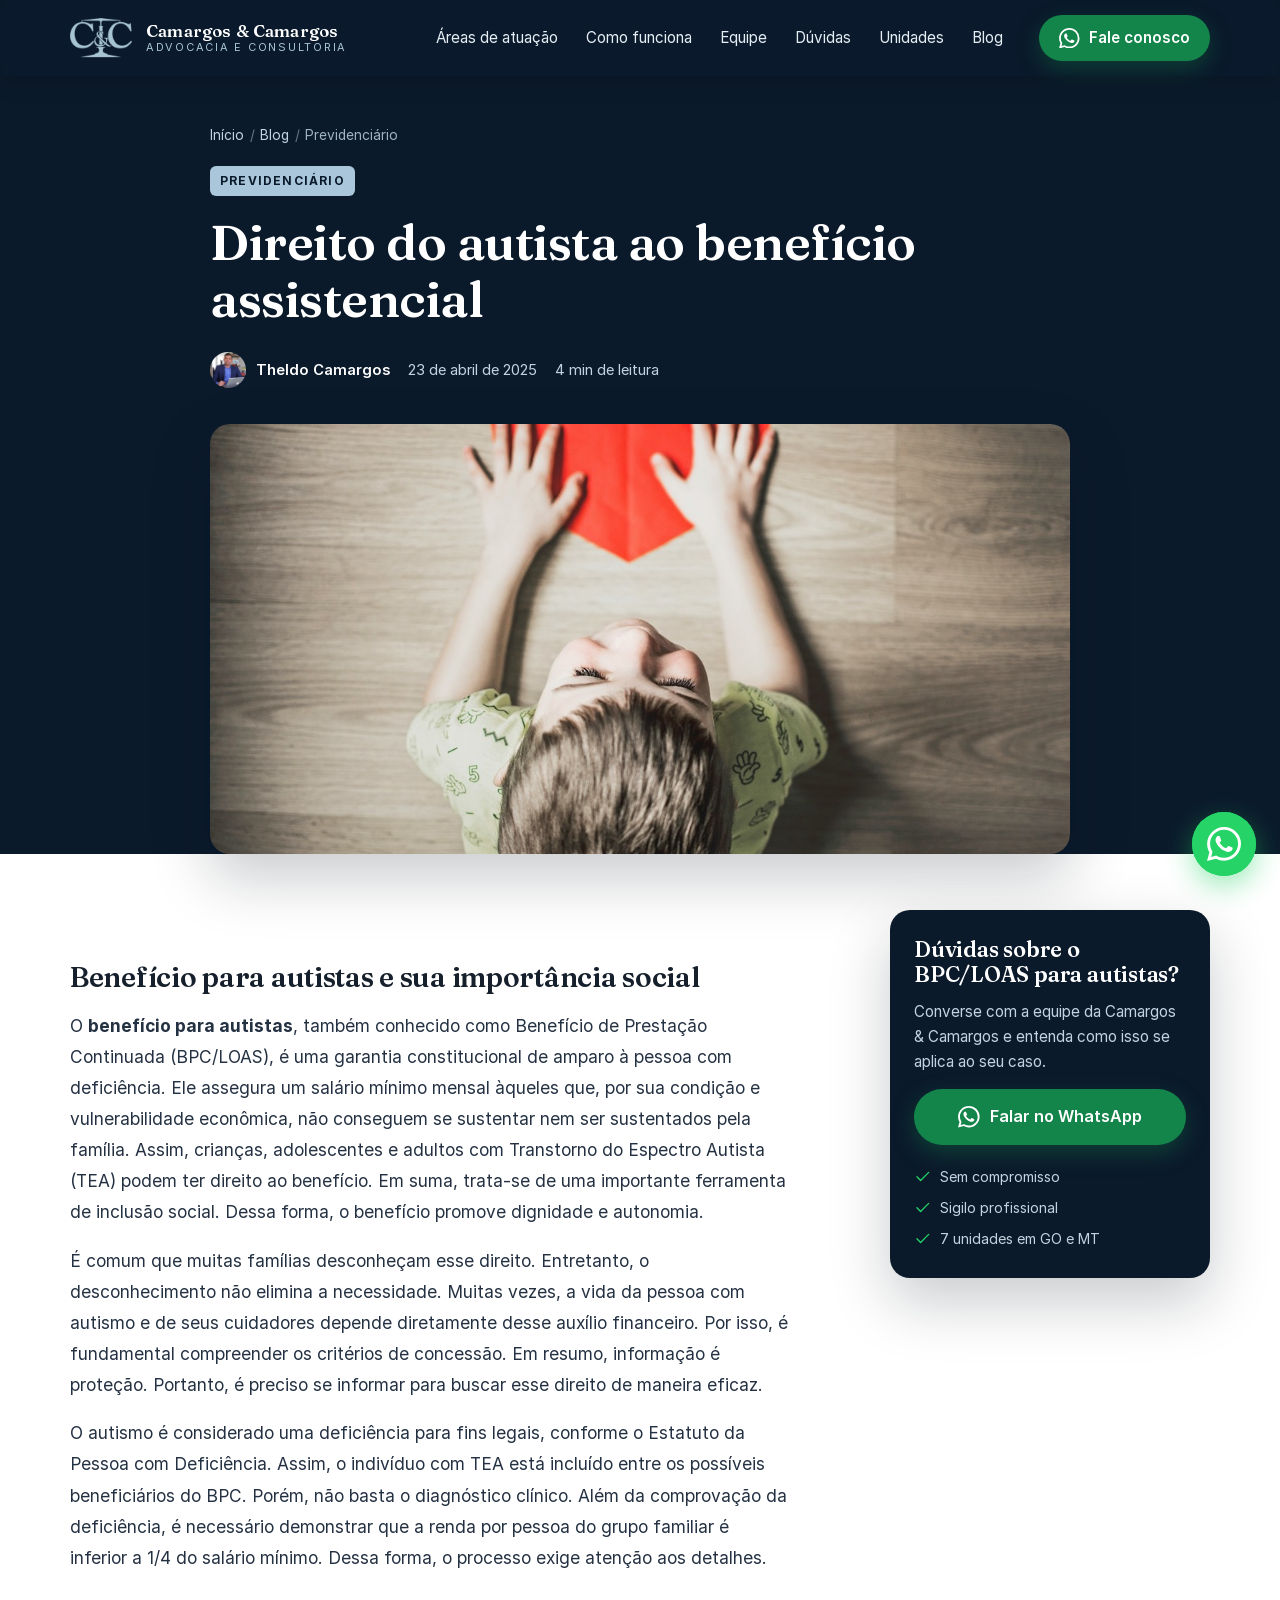
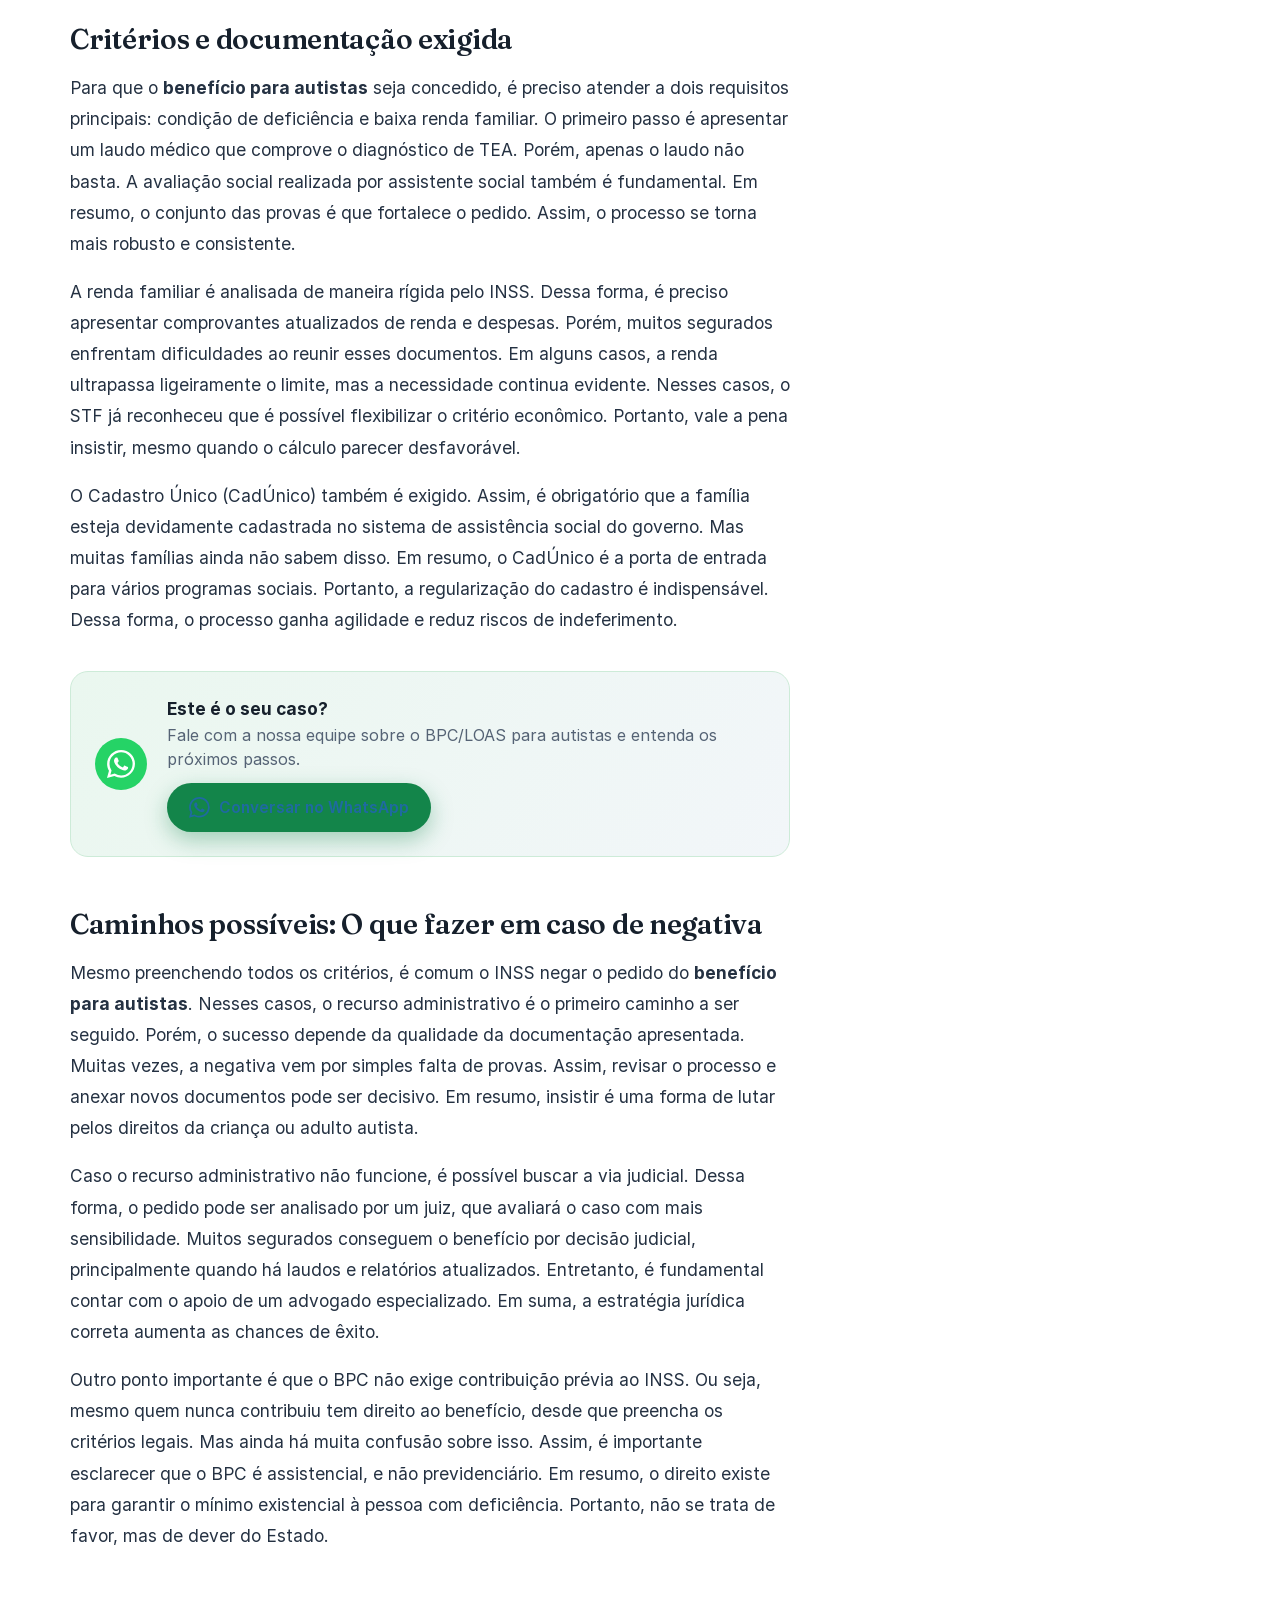
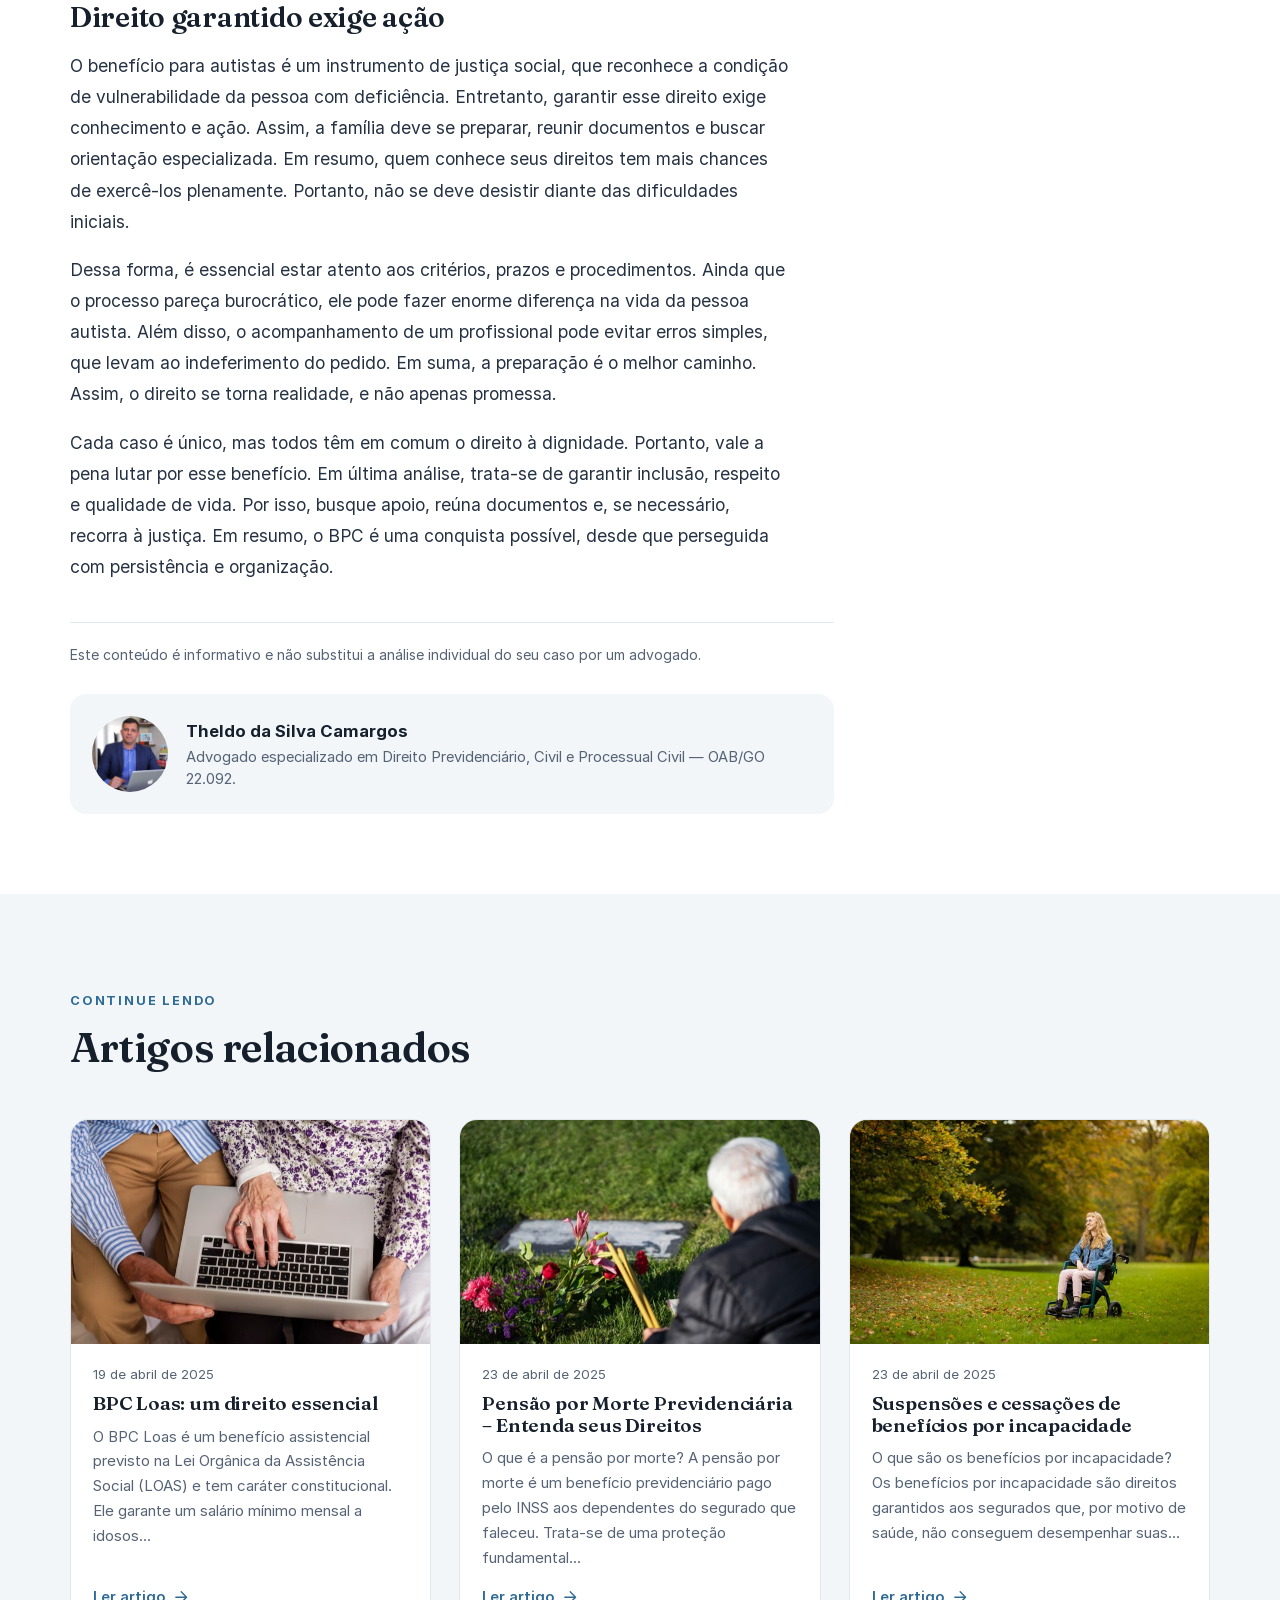
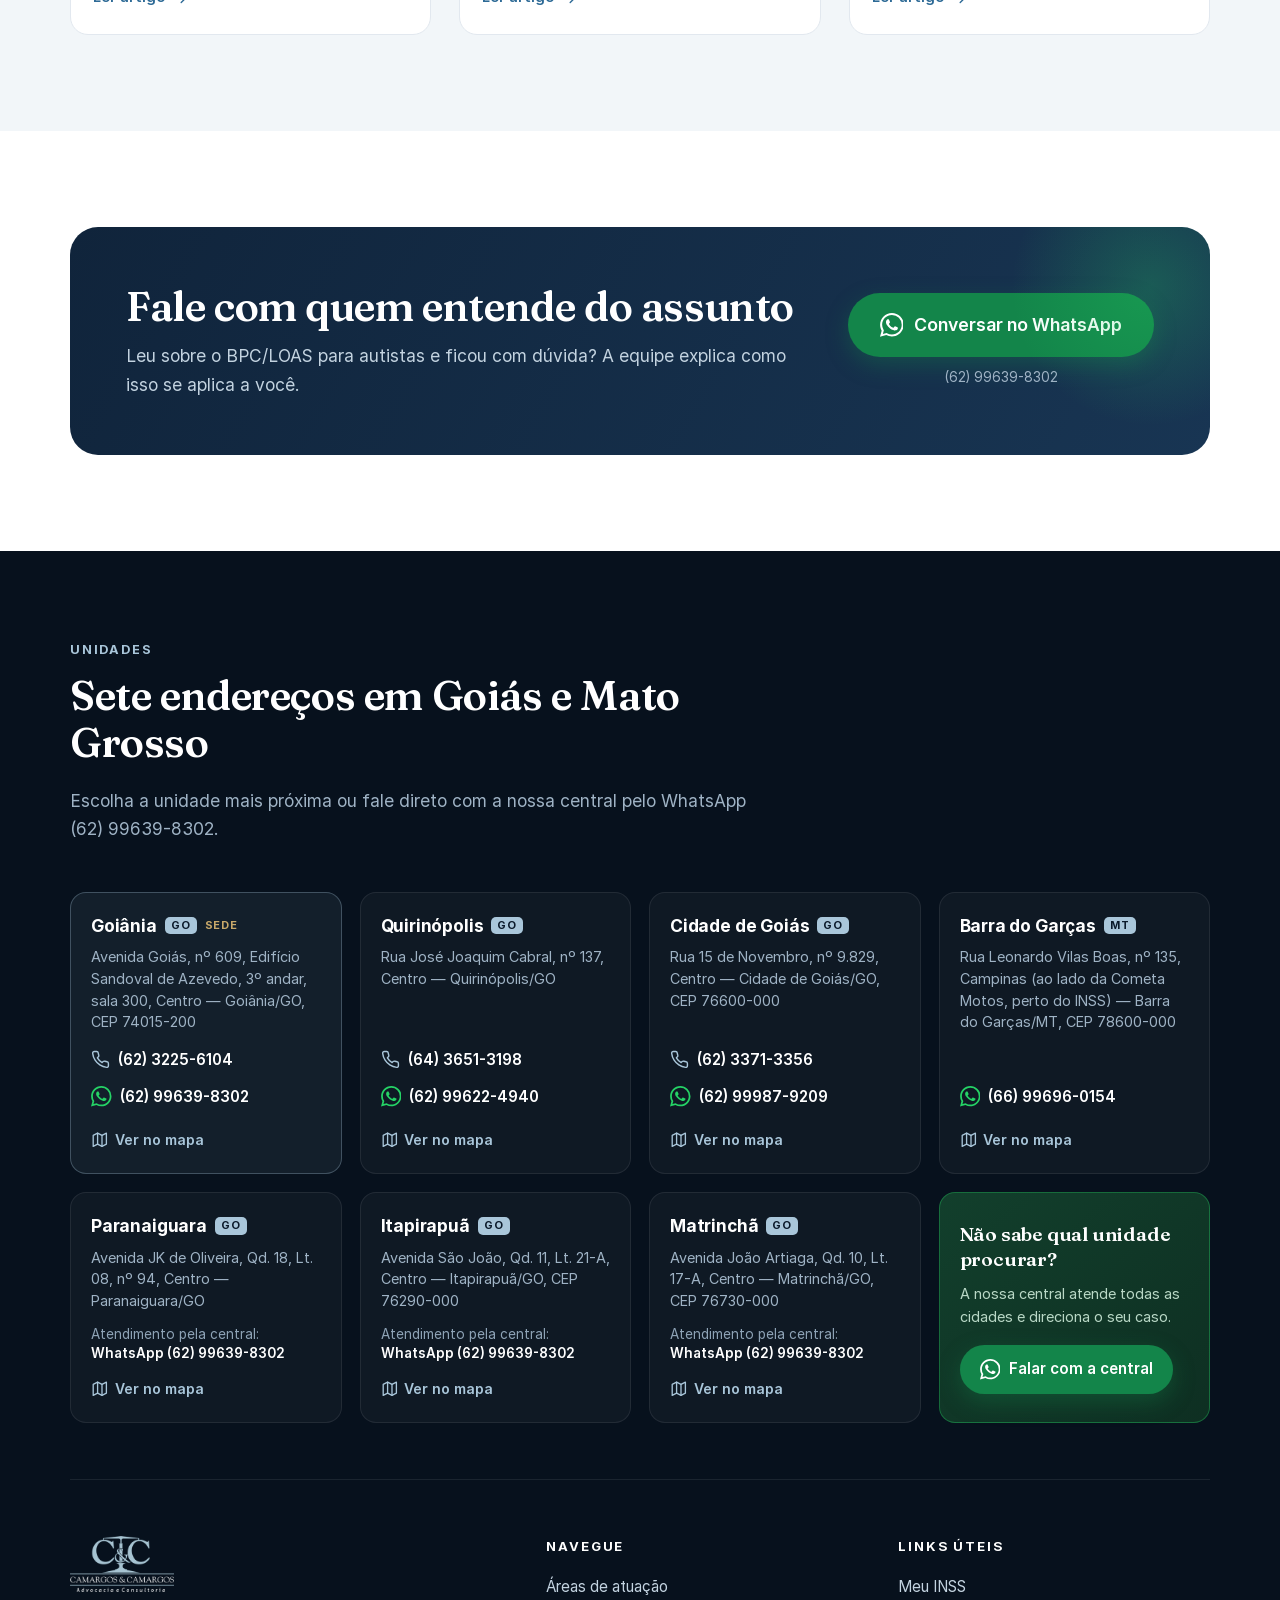
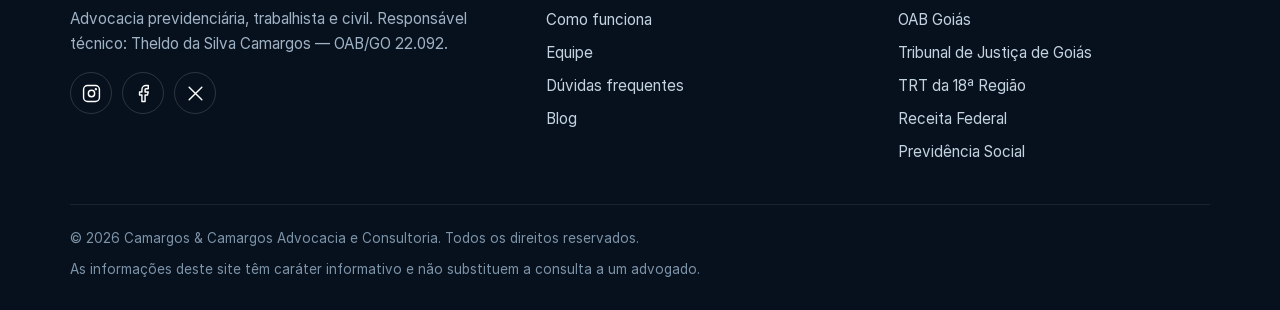
<file: direito-do-autista-ao-beneficio-assistencial/index.html>
<!doctype html>
<html lang="pt-BR">
<head>
<meta charset="utf-8">
<meta name="viewport" content="width=device-width, initial-scale=1">
<title>Direito do autista ao benefício assistencial — Camargos &amp; Camargos Advocacia</title>
<meta name="description" content="Benefício para autistas e sua importância social O benefício para autistas, também conhecido como Benefício de Prestação Continuada (BPC/LOAS), é uma garantia…">
<meta name="theme-color" content="#0b1a2b">
<meta name="robots" content="noindex, nofollow">
<link rel="canonical" href="https://camargosadvocacia.adv.br/direito-do-autista-ao-beneficio-assistencial/">
<meta property="og:type" content="article">
<meta property="og:url" content="https://camargosadvocacia.adv.br/direito-do-autista-ao-beneficio-assistencial/">
<meta property="og:locale" content="pt_BR">
<meta property="og:site_name" content="Camargos & Camargos Advocacia">
<meta property="og:title" content="Direito do autista ao benefício assistencial — Camargos &amp; Camargos Advocacia">
<meta property="og:description" content="Benefício para autistas e sua importância social O benefício para autistas, também conhecido como Benefício de Prestação Continuada (BPC/LOAS), é uma garantia…">
<meta property="og:image" content="https://camargosadvocacia.adv.br/assets/img/direito-do-autista-ao-beneficio-assistencial-1200.jpg">
<meta name="twitter:card" content="summary_large_image">
<link rel="icon" href="../assets/img/favicon-32.png" sizes="32x32">
<link rel="icon" href="../assets/img/favicon-192.png" sizes="192x192">
<link rel="apple-touch-icon" href="../assets/img/apple-touch-icon.png">
<link rel="preload" href="../assets/fonts/inter-400.woff2" as="font" type="font/woff2" crossorigin>
<link rel="preload" href="../assets/fonts/fraunces-600.woff2" as="font" type="font/woff2" crossorigin>
<link rel="stylesheet" href="../assets/css/site.css">
<script>document.documentElement.className+=" js";</script>
<!-- Google Tag Manager -->
<script>(function(w,d,s,l,i){w[l]=w[l]||[];w[l].push({'gtm.start':
new Date().getTime(),event:'gtm.js'});var f=d.getElementsByTagName(s)[0],
j=d.createElement(s),dl=l!='dataLayer'?'&l='+l:'';j.async=true;j.src=
'https://www.googletagmanager.com/gtm.js?id='+i+dl;f.parentNode.insertBefore(j,f);
})(window,document,'script','dataLayer','GTM-M9TGXZN7');</script>
<!-- End Google Tag Manager -->
</head>
<body>
<noscript><iframe src="https://www.googletagmanager.com/ns.html?id=GTM-M9TGXZN7" height="0" width="0" style="display:none;visibility:hidden"></iframe></noscript>
<a class="skip" href="#conteudo">Pular para o conteúdo</a>
<header class="site-header solid">
  <div class="wrap">
    <a class="brand" href="../" aria-label="Camargos & Camargos Advocacia — página inicial">
      <img src="../assets/img/logo-mark.png" alt="" width="160" height="100">
      <span>Camargos &amp; Camargos<small>Advocacia e Consultoria</small></span>
    </a>
    <nav class="nav" id="nav" aria-label="Principal"><a href="../#atuacao">Áreas de atuação</a><a href="../#como-funciona">Como funciona</a><a href="../#equipe">Equipe</a><a href="../#duvidas">Dúvidas</a><a href="../#contato">Unidades</a><a href="../blog/">Blog</a></nav>
    <a class="btn btn-wa header-cta" href="https://wa.me/5562996398302?text=Ol%C3%A1%21%20Vim%20pelo%20site%20e%20gostaria%20de%20falar%20com%20um%20advogado." target="_blank" rel="noopener" data-origem="cabecalho" data-assunto="geral"><svg class="wa-glyph" viewBox="0 0 24 24" aria-hidden="true"><path d="M17.472 14.382c-.297-.149-1.758-.867-2.03-.967-.273-.099-.471-.148-.67.15-.197.297-.767.966-.94 1.164-.174.199-.347.223-.644.075-.297-.15-1.255-.463-2.39-1.475-.883-.788-1.48-1.761-1.653-2.059-.173-.297-.018-.458.13-.606.134-.133.298-.347.446-.52.149-.174.198-.298.298-.497.099-.198.05-.371-.025-.52-.075-.149-.669-1.612-.916-2.207-.242-.579-.487-.5-.669-.51a12.8 12.8 0 0 0-.57-.01c-.198 0-.52.074-.792.372-.272.297-1.04 1.016-1.04 2.479 0 1.462 1.065 2.875 1.213 3.074.149.198 2.096 3.2 5.077 4.487.709.306 1.262.489 1.694.625.712.227 1.36.195 1.871.118.571-.085 1.758-.719 2.006-1.413.248-.694.248-1.289.173-1.413-.074-.124-.272-.198-.57-.347m-5.421 7.403h-.004a9.87 9.87 0 0 1-5.031-1.378l-.361-.214-3.741.982.998-3.648-.235-.374a9.86 9.86 0 0 1-1.51-5.26c.001-5.45 4.436-9.884 9.888-9.884a9.82 9.82 0 0 1 6.988 2.896 9.82 9.82 0 0 1 2.892 6.994c-.003 5.45-4.437 9.885-9.885 9.885M20.52 3.449C18.24 1.245 15.24 0 12.045 0 5.463 0 .104 5.359.101 11.943c0 2.096.548 4.142 1.588 5.945L0 24l6.305-1.654a11.9 11.9 0 0 0 5.734 1.46h.005c6.585 0 11.946-5.359 11.949-11.945a11.9 11.9 0 0 0-3.473-8.413"/></svg><span class="label">Fale conosco</span></a>
    <button class="nav-toggle" type="button" aria-controls="nav" aria-expanded="false" aria-label="Abrir menu"><svg class="i" viewBox="0 0 24 24" aria-hidden="true"><path d="M4 6h16M4 12h16M4 18h16"/></svg></button>
  </div>
</header>
<main id="conteudo">
<section class="art-hero">
  <div class="wrap">
    <nav class="crumbs" aria-label="Você está em"><a href="../">Início</a><span>/</span><a href="../blog/">Blog</a><span>/</span>Previdenciário</nav>
    <span class="cat">Previdenciário</span>
    <h1>Direito do autista ao benefício assistencial</h1>
    <div class="art-meta">
      <span class="who"><img src="../assets/img/autor-theldo.jpg" alt="" width="36" height="36">Theldo Camargos</span>
      <time datetime="2025-04-23">23 de abril de 2025</time>
      <span>4 min de leitura</span>
    </div>
    <figure class="art-cover">
      <img src="../assets/img/direito-do-autista-ao-beneficio-assistencial-1200.jpg" srcset="../assets/img/direito-do-autista-ao-beneficio-assistencial-600.jpg 600w, ../assets/img/direito-do-autista-ao-beneficio-assistencial-1200.jpg 1200w" sizes="(max-width: 900px) 100vw, 860px" alt="" width="1200" height="675" fetchpriority="high">
    </figure>
  </div>
</section>
<div class="wrap art-layout">
  <article>
    <div class="prose">
<h2>Benefício para autistas e sua importância social</h2>
<p>O <strong>benefício para autistas</strong>, também conhecido como Benefício de Prestação Continuada (BPC/LOAS), é uma garantia constitucional de amparo à pessoa com deficiência. Ele assegura um salário mínimo mensal àqueles que, por sua condição e vulnerabilidade econômica, não conseguem se sustentar nem ser sustentados pela família. Assim, crianças, adolescentes e adultos com Transtorno do Espectro Autista (TEA) podem ter direito ao benefício. Em suma, trata-se de uma importante ferramenta de inclusão social. Dessa forma, o benefício promove dignidade e autonomia.</p>
<p>É comum que muitas famílias desconheçam esse direito. Entretanto, o desconhecimento não elimina a necessidade. Muitas vezes, a vida da pessoa com autismo e de seus cuidadores depende diretamente desse auxílio financeiro. Por isso, é fundamental compreender os critérios de concessão. Em resumo, informação é proteção. Portanto, é preciso se informar para buscar esse direito de maneira eficaz.</p>
<p>O autismo é considerado uma deficiência para fins legais, conforme o Estatuto da Pessoa com Deficiência. Assim, o indivíduo com TEA está incluído entre os possíveis beneficiários do BPC. Porém, não basta o diagnóstico clínico. Além da comprovação da deficiência, é necessário demonstrar que a renda por pessoa do grupo familiar é inferior a 1/4 do salário mínimo. Dessa forma, o processo exige atenção aos detalhes.</p>
<h2>Critérios e documentação exigida</h2>
<p>Para que o <strong>benefício para autistas</strong> seja concedido, é preciso atender a dois requisitos principais: condição de deficiência e baixa renda familiar. O primeiro passo é apresentar um laudo médico que comprove o diagnóstico de TEA. Porém, apenas o laudo não basta. A avaliação social realizada por assistente social também é fundamental. Em resumo, o conjunto das provas é que fortalece o pedido. Assim, o processo se torna mais robusto e consistente.</p>
<p>A renda familiar é analisada de maneira rígida pelo INSS. Dessa forma, é preciso apresentar comprovantes atualizados de renda e despesas. Porém, muitos segurados enfrentam dificuldades ao reunir esses documentos. Em alguns casos, a renda ultrapassa ligeiramente o limite, mas a necessidade continua evidente. Nesses casos, o STF já reconheceu que é possível flexibilizar o critério econômico. Portanto, vale a pena insistir, mesmo quando o cálculo parecer desfavorável.</p>
<p>O Cadastro Único (CadÚnico) também é exigido. Assim, é obrigatório que a família esteja devidamente cadastrada no sistema de assistência social do governo. Mas muitas famílias ainda não sabem disso. Em resumo, o CadÚnico é a porta de entrada para vários programas sociais. Portanto, a regularização do cadastro é indispensável. Dessa forma, o processo ganha agilidade e reduz riscos de indeferimento.</p>
<aside class="inline-cta">
  <span class="ico"><svg class="wa-glyph" viewBox="0 0 24 24" aria-hidden="true"><path d="M17.472 14.382c-.297-.149-1.758-.867-2.03-.967-.273-.099-.471-.148-.67.15-.197.297-.767.966-.94 1.164-.174.199-.347.223-.644.075-.297-.15-1.255-.463-2.39-1.475-.883-.788-1.48-1.761-1.653-2.059-.173-.297-.018-.458.13-.606.134-.133.298-.347.446-.52.149-.174.198-.298.298-.497.099-.198.05-.371-.025-.52-.075-.149-.669-1.612-.916-2.207-.242-.579-.487-.5-.669-.51a12.8 12.8 0 0 0-.57-.01c-.198 0-.52.074-.792.372-.272.297-1.04 1.016-1.04 2.479 0 1.462 1.065 2.875 1.213 3.074.149.198 2.096 3.2 5.077 4.487.709.306 1.262.489 1.694.625.712.227 1.36.195 1.871.118.571-.085 1.758-.719 2.006-1.413.248-.694.248-1.289.173-1.413-.074-.124-.272-.198-.57-.347m-5.421 7.403h-.004a9.87 9.87 0 0 1-5.031-1.378l-.361-.214-3.741.982.998-3.648-.235-.374a9.86 9.86 0 0 1-1.51-5.26c.001-5.45 4.436-9.884 9.888-9.884a9.82 9.82 0 0 1 6.988 2.896 9.82 9.82 0 0 1 2.892 6.994c-.003 5.45-4.437 9.885-9.885 9.885M20.52 3.449C18.24 1.245 15.24 0 12.045 0 5.463 0 .104 5.359.101 11.943c0 2.096.548 4.142 1.588 5.945L0 24l6.305-1.654a11.9 11.9 0 0 0 5.734 1.46h.005c6.585 0 11.946-5.359 11.949-11.945a11.9 11.9 0 0 0-3.473-8.413"/></svg></span>
  <div>
    <b>Este é o seu caso?</b>
    <p>Fale com a nossa equipe sobre o BPC/LOAS para autistas e entenda os próximos passos.</p>
    <a class="btn btn-wa" href="https://wa.me/5562996398302?text=Ol%C3%A1%21%20Li%20o%20artigo%20%22Direito%20do%20autista%20ao%20benef%C3%ADcio%20assistencial%22%20no%20site%20e%20gostaria%20de%20tirar%20uma%20d%C3%BAvida." target="_blank" rel="noopener" data-origem="artigo-meio" data-assunto="bpc-loas"><svg class="wa-glyph" viewBox="0 0 24 24" aria-hidden="true"><path d="M17.472 14.382c-.297-.149-1.758-.867-2.03-.967-.273-.099-.471-.148-.67.15-.197.297-.767.966-.94 1.164-.174.199-.347.223-.644.075-.297-.15-1.255-.463-2.39-1.475-.883-.788-1.48-1.761-1.653-2.059-.173-.297-.018-.458.13-.606.134-.133.298-.347.446-.52.149-.174.198-.298.298-.497.099-.198.05-.371-.025-.52-.075-.149-.669-1.612-.916-2.207-.242-.579-.487-.5-.669-.51a12.8 12.8 0 0 0-.57-.01c-.198 0-.52.074-.792.372-.272.297-1.04 1.016-1.04 2.479 0 1.462 1.065 2.875 1.213 3.074.149.198 2.096 3.2 5.077 4.487.709.306 1.262.489 1.694.625.712.227 1.36.195 1.871.118.571-.085 1.758-.719 2.006-1.413.248-.694.248-1.289.173-1.413-.074-.124-.272-.198-.57-.347m-5.421 7.403h-.004a9.87 9.87 0 0 1-5.031-1.378l-.361-.214-3.741.982.998-3.648-.235-.374a9.86 9.86 0 0 1-1.51-5.26c.001-5.45 4.436-9.884 9.888-9.884a9.82 9.82 0 0 1 6.988 2.896 9.82 9.82 0 0 1 2.892 6.994c-.003 5.45-4.437 9.885-9.885 9.885M20.52 3.449C18.24 1.245 15.24 0 12.045 0 5.463 0 .104 5.359.101 11.943c0 2.096.548 4.142 1.588 5.945L0 24l6.305-1.654a11.9 11.9 0 0 0 5.734 1.46h.005c6.585 0 11.946-5.359 11.949-11.945a11.9 11.9 0 0 0-3.473-8.413"/></svg>Conversar no WhatsApp</a>
  </div>
</aside>
<h2>Caminhos possíveis: O que fazer em caso de negativa</h2>
<p>Mesmo preenchendo todos os critérios, é comum o INSS negar o pedido do <strong>benefício para autistas</strong>. Nesses casos, o recurso administrativo é o primeiro caminho a ser seguido. Porém, o sucesso depende da qualidade da documentação apresentada. Muitas vezes, a negativa vem por simples falta de provas. Assim, revisar o processo e anexar novos documentos pode ser decisivo. Em resumo, insistir é uma forma de lutar pelos direitos da criança ou adulto autista.</p>
<p>Caso o recurso administrativo não funcione, é possível buscar a via judicial. Dessa forma, o pedido pode ser analisado por um juiz, que avaliará o caso com mais sensibilidade. Muitos segurados conseguem o benefício por decisão judicial, principalmente quando há laudos e relatórios atualizados. Entretanto, é fundamental contar com o apoio de um advogado especializado. Em suma, a estratégia jurídica correta aumenta as chances de êxito.</p>
<p>Outro ponto importante é que o BPC não exige contribuição prévia ao INSS. Ou seja, mesmo quem nunca contribuiu tem direito ao benefício, desde que preencha os critérios legais. Mas ainda há muita confusão sobre isso. Assim, é importante esclarecer que o BPC é assistencial, e não previdenciário. Em resumo, o direito existe para garantir o mínimo existencial à pessoa com deficiência. Portanto, não se trata de favor, mas de dever do Estado.</p>
<h2>Direito garantido exige ação</h2>
<p>O benefício para autistas é um instrumento de justiça social, que reconhece a condição de vulnerabilidade da pessoa com deficiência. Entretanto, garantir esse direito exige conhecimento e ação. Assim, a família deve se preparar, reunir documentos e buscar orientação especializada. Em resumo, quem conhece seus direitos tem mais chances de exercê-los plenamente. Portanto, não se deve desistir diante das dificuldades iniciais.</p>
<p>Dessa forma, é essencial estar atento aos critérios, prazos e procedimentos. Ainda que o processo pareça burocrático, ele pode fazer enorme diferença na vida da pessoa autista. Além disso, o acompanhamento de um profissional pode evitar erros simples, que levam ao indeferimento do pedido. Em suma, a preparação é o melhor caminho. Assim, o direito se torna realidade, e não apenas promessa.</p>
<p>Cada caso é único, mas todos têm em comum o direito à dignidade. Portanto, vale a pena lutar por esse benefício. Em última análise, trata-se de garantir inclusão, respeito e qualidade de vida. Por isso, busque apoio, reúna documentos e, se necessário, recorra à justiça. Em resumo, o BPC é uma conquista possível, desde que perseguida com persistência e organização.</p>
    </div>
    <p class="disclaimer">Este conteúdo é informativo e não substitui a análise individual do seu caso por um advogado.</p>
    <div class="author">
      <img src="../assets/img/autor-theldo.jpg" alt="" width="76" height="76" loading="lazy">
      <div><b>Theldo da Silva Camargos</b><p>Advogado especializado em Direito Previdenciário, Civil e Processual Civil — OAB/GO 22.092.</p></div>
    </div>
  </article>
  <aside class="art-aside">
    <div class="aside-card">
      <h3>Dúvidas sobre o BPC/LOAS para autistas?</h3>
      <p>Converse com a equipe da Camargos &amp; Camargos e entenda como isso se aplica ao seu caso.</p>
      <a class="btn btn-wa" href="https://wa.me/5562996398302?text=Ol%C3%A1%21%20Li%20o%20artigo%20%22Direito%20do%20autista%20ao%20benef%C3%ADcio%20assistencial%22%20no%20site%20e%20gostaria%20de%20tirar%20uma%20d%C3%BAvida." target="_blank" rel="noopener" data-origem="artigo-lateral" data-assunto="bpc-loas"><svg class="wa-glyph" viewBox="0 0 24 24" aria-hidden="true"><path d="M17.472 14.382c-.297-.149-1.758-.867-2.03-.967-.273-.099-.471-.148-.67.15-.197.297-.767.966-.94 1.164-.174.199-.347.223-.644.075-.297-.15-1.255-.463-2.39-1.475-.883-.788-1.48-1.761-1.653-2.059-.173-.297-.018-.458.13-.606.134-.133.298-.347.446-.52.149-.174.198-.298.298-.497.099-.198.05-.371-.025-.52-.075-.149-.669-1.612-.916-2.207-.242-.579-.487-.5-.669-.51a12.8 12.8 0 0 0-.57-.01c-.198 0-.52.074-.792.372-.272.297-1.04 1.016-1.04 2.479 0 1.462 1.065 2.875 1.213 3.074.149.198 2.096 3.2 5.077 4.487.709.306 1.262.489 1.694.625.712.227 1.36.195 1.871.118.571-.085 1.758-.719 2.006-1.413.248-.694.248-1.289.173-1.413-.074-.124-.272-.198-.57-.347m-5.421 7.403h-.004a9.87 9.87 0 0 1-5.031-1.378l-.361-.214-3.741.982.998-3.648-.235-.374a9.86 9.86 0 0 1-1.51-5.26c.001-5.45 4.436-9.884 9.888-9.884a9.82 9.82 0 0 1 6.988 2.896 9.82 9.82 0 0 1 2.892 6.994c-.003 5.45-4.437 9.885-9.885 9.885M20.52 3.449C18.24 1.245 15.24 0 12.045 0 5.463 0 .104 5.359.101 11.943c0 2.096.548 4.142 1.588 5.945L0 24l6.305-1.654a11.9 11.9 0 0 0 5.734 1.46h.005c6.585 0 11.946-5.359 11.949-11.945a11.9 11.9 0 0 0-3.473-8.413"/></svg>Falar no WhatsApp</a>
      <ul>
        <li><svg class="i" viewBox="0 0 24 24" aria-hidden="true"><path d="M20 6 9 17l-5-5"/></svg>Sem compromisso</li>
        <li><svg class="i" viewBox="0 0 24 24" aria-hidden="true"><path d="M20 6 9 17l-5-5"/></svg>Sigilo profissional</li>
        <li><svg class="i" viewBox="0 0 24 24" aria-hidden="true"><path d="M20 6 9 17l-5-5"/></svg>7 unidades em GO e MT</li>
      </ul>
    </div>
  </aside>
</div>
<section class="section section-alt">
  <div class="wrap">
    <div class="section-head"><span class="kicker">Continue lendo</span><h2>Artigos relacionados</h2></div>
    <div class="posts">
<a class="post-card reveal" href="../bpc-loas-um-direito-essencial/">
  <img src="../assets/img/bpc-loas-um-direito-essencial-600.jpg" alt="" width="600" height="375" loading="lazy">
  <div>
    <time datetime="2025-04-19">19 de abril de 2025</time>
    <h3>BPC Loas: um direito essencial</h3>
    <p>O BPC Loas é um benefício assistencial previsto na Lei Orgânica da Assistência Social (LOAS) e tem caráter constitucional. Ele garante um salário mínimo mensal a idosos…</p>
    <span class="more">Ler artigo <svg class="i" viewBox="0 0 24 24" aria-hidden="true"><path d="M5 12h14M12 5l7 7-7 7"/></svg></span>
  </div>
</a><a class="post-card reveal" href="../pensao-por-morte-previdenciaria/">
  <img src="../assets/img/pensao-por-morte-previdenciaria-600.jpg" alt="" width="600" height="375" loading="lazy">
  <div>
    <time datetime="2025-04-23">23 de abril de 2025</time>
    <h3>Pensão por Morte Previdenciária – Entenda seus Direitos</h3>
    <p>O que é a pensão por morte? A pensão por morte é um benefício previdenciário pago pelo INSS aos dependentes do segurado que faleceu. Trata-se de uma proteção fundamental…</p>
    <span class="more">Ler artigo <svg class="i" viewBox="0 0 24 24" aria-hidden="true"><path d="M5 12h14M12 5l7 7-7 7"/></svg></span>
  </div>
</a><a class="post-card reveal" href="../beneficios-por-incapacidade/">
  <img src="../assets/img/beneficios-por-incapacidade-600.jpg" alt="" width="600" height="375" loading="lazy">
  <div>
    <time datetime="2025-04-23">23 de abril de 2025</time>
    <h3>Suspensões e cessações de benefícios por incapacidade</h3>
    <p>O que são os benefícios por incapacidade? Os benefícios por incapacidade são direitos garantidos aos segurados que, por motivo de saúde, não conseguem desempenhar suas…</p>
    <span class="more">Ler artigo <svg class="i" viewBox="0 0 24 24" aria-hidden="true"><path d="M5 12h14M12 5l7 7-7 7"/></svg></span>
  </div>
</a>
    </div>
  </div>
</section>
<section class="section" aria-label="Fale conosco">
  <div class="wrap">
    <div class="cta-band reveal">
      <div>
        <h2>Fale com quem entende do assunto</h2>
        <p>Leu sobre o BPC/LOAS para autistas e ficou com dúvida? A equipe explica como isso se aplica a você.</p>
      </div>
      <div>
        <a class="btn btn-wa btn-lg" href="https://wa.me/5562996398302?text=Ol%C3%A1%21%20Li%20o%20artigo%20%22Direito%20do%20autista%20ao%20benef%C3%ADcio%20assistencial%22%20no%20site%20e%20gostaria%20de%20tirar%20uma%20d%C3%BAvida." target="_blank" rel="noopener" data-origem="artigo-faixa" data-assunto="geral"><svg class="wa-glyph" viewBox="0 0 24 24" aria-hidden="true"><path d="M17.472 14.382c-.297-.149-1.758-.867-2.03-.967-.273-.099-.471-.148-.67.15-.197.297-.767.966-.94 1.164-.174.199-.347.223-.644.075-.297-.15-1.255-.463-2.39-1.475-.883-.788-1.48-1.761-1.653-2.059-.173-.297-.018-.458.13-.606.134-.133.298-.347.446-.52.149-.174.198-.298.298-.497.099-.198.05-.371-.025-.52-.075-.149-.669-1.612-.916-2.207-.242-.579-.487-.5-.669-.51a12.8 12.8 0 0 0-.57-.01c-.198 0-.52.074-.792.372-.272.297-1.04 1.016-1.04 2.479 0 1.462 1.065 2.875 1.213 3.074.149.198 2.096 3.2 5.077 4.487.709.306 1.262.489 1.694.625.712.227 1.36.195 1.871.118.571-.085 1.758-.719 2.006-1.413.248-.694.248-1.289.173-1.413-.074-.124-.272-.198-.57-.347m-5.421 7.403h-.004a9.87 9.87 0 0 1-5.031-1.378l-.361-.214-3.741.982.998-3.648-.235-.374a9.86 9.86 0 0 1-1.51-5.26c.001-5.45 4.436-9.884 9.888-9.884a9.82 9.82 0 0 1 6.988 2.896 9.82 9.82 0 0 1 2.892 6.994c-.003 5.45-4.437 9.885-9.885 9.885M20.52 3.449C18.24 1.245 15.24 0 12.045 0 5.463 0 .104 5.359.101 11.943c0 2.096.548 4.142 1.588 5.945L0 24l6.305-1.654a11.9 11.9 0 0 0 5.734 1.46h.005c6.585 0 11.946-5.359 11.949-11.945a11.9 11.9 0 0 0-3.473-8.413"/></svg>Conversar no WhatsApp</a>
        <span class="btn-sub">(62) 99639-8302</span>
      </div>
    </div>
  </div>
</section>

</main>
<footer class="site-footer" id="contato">
  <div class="wrap">
    <div class="section-head">
      <span class="kicker">Unidades</span>
      <h2>Sete endereços em Goiás e Mato Grosso</h2>
      <p>Escolha a unidade mais próxima ou fale direto com a nossa central pelo WhatsApp (62) 99639-8302.</p>
    </div>
    <div class="units">
<div class="unit main">
  <h3>Goiânia <span class="uf">GO</span> <span class="badge">Sede</span></h3>
  <address>Avenida Goiás, nº 609, Edifício Sandoval de Azevedo, 3º andar, sala 300, Centro — Goiânia/GO, CEP 74015-200</address>
  <ul><li><a href="tel:+556232256104" data-origem="rodape-unidade"><svg class="i" viewBox="0 0 24 24" aria-hidden="true"><path d="M22 16.92v3a2 2 0 0 1-2.18 2 19.79 19.79 0 0 1-8.63-3.07 19.5 19.5 0 0 1-6-6 19.79 19.79 0 0 1-3.07-8.67A2 2 0 0 1 4.11 2h3a2 2 0 0 1 2 1.72c.13.96.36 1.9.7 2.81a2 2 0 0 1-.45 2.11L8.09 9.91a16 16 0 0 0 6 6l1.27-1.27a2 2 0 0 1 2.11-.45c.91.34 1.85.57 2.81.7A2 2 0 0 1 22 16.92z"/></svg>(62) 3225-6104</a></li><li><a class="wa" href="https://wa.me/5562996398302?text=Ol%C3%A1%21%20Vim%20pelo%20site%20e%20gostaria%20de%20falar%20com%20a%20unidade%20de%20Goi%C3%A2nia." target="_blank" rel="noopener" data-origem="rodape-unidade" data-assunto="unidade-goiania"><svg class="wa-glyph" viewBox="0 0 24 24" aria-hidden="true"><path d="M17.472 14.382c-.297-.149-1.758-.867-2.03-.967-.273-.099-.471-.148-.67.15-.197.297-.767.966-.94 1.164-.174.199-.347.223-.644.075-.297-.15-1.255-.463-2.39-1.475-.883-.788-1.48-1.761-1.653-2.059-.173-.297-.018-.458.13-.606.134-.133.298-.347.446-.52.149-.174.198-.298.298-.497.099-.198.05-.371-.025-.52-.075-.149-.669-1.612-.916-2.207-.242-.579-.487-.5-.669-.51a12.8 12.8 0 0 0-.57-.01c-.198 0-.52.074-.792.372-.272.297-1.04 1.016-1.04 2.479 0 1.462 1.065 2.875 1.213 3.074.149.198 2.096 3.2 5.077 4.487.709.306 1.262.489 1.694.625.712.227 1.36.195 1.871.118.571-.085 1.758-.719 2.006-1.413.248-.694.248-1.289.173-1.413-.074-.124-.272-.198-.57-.347m-5.421 7.403h-.004a9.87 9.87 0 0 1-5.031-1.378l-.361-.214-3.741.982.998-3.648-.235-.374a9.86 9.86 0 0 1-1.51-5.26c.001-5.45 4.436-9.884 9.888-9.884a9.82 9.82 0 0 1 6.988 2.896 9.82 9.82 0 0 1 2.892 6.994c-.003 5.45-4.437 9.885-9.885 9.885M20.52 3.449C18.24 1.245 15.24 0 12.045 0 5.463 0 .104 5.359.101 11.943c0 2.096.548 4.142 1.588 5.945L0 24l6.305-1.654a11.9 11.9 0 0 0 5.734 1.46h.005c6.585 0 11.946-5.359 11.949-11.945a11.9 11.9 0 0 0-3.473-8.413"/></svg>(62) 99639-8302</a></li></ul>
  <a class="map" href="https://maps.app.goo.gl/dH1hRmNgZ6PrfpzB8" target="_blank" rel="noopener noreferrer"><svg class="i" viewBox="0 0 24 24" aria-hidden="true"><path d="M9 3 3 6v15l6-3 6 3 6-3V3l-6 3-6-3Z"/><path d="M9 3v15M15 6v15"/></svg>Ver no mapa</a>
</div>
<div class="unit">
  <h3>Quirinópolis <span class="uf">GO</span> </h3>
  <address>Rua José Joaquim Cabral, nº 137, Centro — Quirinópolis/GO</address>
  <ul><li><a href="tel:+556436513198" data-origem="rodape-unidade"><svg class="i" viewBox="0 0 24 24" aria-hidden="true"><path d="M22 16.92v3a2 2 0 0 1-2.18 2 19.79 19.79 0 0 1-8.63-3.07 19.5 19.5 0 0 1-6-6 19.79 19.79 0 0 1-3.07-8.67A2 2 0 0 1 4.11 2h3a2 2 0 0 1 2 1.72c.13.96.36 1.9.7 2.81a2 2 0 0 1-.45 2.11L8.09 9.91a16 16 0 0 0 6 6l1.27-1.27a2 2 0 0 1 2.11-.45c.91.34 1.85.57 2.81.7A2 2 0 0 1 22 16.92z"/></svg>(64) 3651-3198</a></li><li><a class="wa" href="https://wa.me/5562996224940?text=Ol%C3%A1%21%20Vim%20pelo%20site%20e%20gostaria%20de%20falar%20com%20a%20unidade%20de%20Quirin%C3%B3polis." target="_blank" rel="noopener" data-origem="rodape-unidade" data-assunto="unidade-quirinopolis"><svg class="wa-glyph" viewBox="0 0 24 24" aria-hidden="true"><path d="M17.472 14.382c-.297-.149-1.758-.867-2.03-.967-.273-.099-.471-.148-.67.15-.197.297-.767.966-.94 1.164-.174.199-.347.223-.644.075-.297-.15-1.255-.463-2.39-1.475-.883-.788-1.48-1.761-1.653-2.059-.173-.297-.018-.458.13-.606.134-.133.298-.347.446-.52.149-.174.198-.298.298-.497.099-.198.05-.371-.025-.52-.075-.149-.669-1.612-.916-2.207-.242-.579-.487-.5-.669-.51a12.8 12.8 0 0 0-.57-.01c-.198 0-.52.074-.792.372-.272.297-1.04 1.016-1.04 2.479 0 1.462 1.065 2.875 1.213 3.074.149.198 2.096 3.2 5.077 4.487.709.306 1.262.489 1.694.625.712.227 1.36.195 1.871.118.571-.085 1.758-.719 2.006-1.413.248-.694.248-1.289.173-1.413-.074-.124-.272-.198-.57-.347m-5.421 7.403h-.004a9.87 9.87 0 0 1-5.031-1.378l-.361-.214-3.741.982.998-3.648-.235-.374a9.86 9.86 0 0 1-1.51-5.26c.001-5.45 4.436-9.884 9.888-9.884a9.82 9.82 0 0 1 6.988 2.896 9.82 9.82 0 0 1 2.892 6.994c-.003 5.45-4.437 9.885-9.885 9.885M20.52 3.449C18.24 1.245 15.24 0 12.045 0 5.463 0 .104 5.359.101 11.943c0 2.096.548 4.142 1.588 5.945L0 24l6.305-1.654a11.9 11.9 0 0 0 5.734 1.46h.005c6.585 0 11.946-5.359 11.949-11.945a11.9 11.9 0 0 0-3.473-8.413"/></svg>(62) 99622-4940</a></li></ul>
  <a class="map" href="https://maps.app.goo.gl/U8AoDPwBhqAqfcE17" target="_blank" rel="noopener noreferrer"><svg class="i" viewBox="0 0 24 24" aria-hidden="true"><path d="M9 3 3 6v15l6-3 6 3 6-3V3l-6 3-6-3Z"/><path d="M9 3v15M15 6v15"/></svg>Ver no mapa</a>
</div>
<div class="unit">
  <h3>Cidade de Goiás <span class="uf">GO</span> </h3>
  <address>Rua 15 de Novembro, nº 9.829, Centro — Cidade de Goiás/GO, CEP 76600-000</address>
  <ul><li><a href="tel:+556233713356" data-origem="rodape-unidade"><svg class="i" viewBox="0 0 24 24" aria-hidden="true"><path d="M22 16.92v3a2 2 0 0 1-2.18 2 19.79 19.79 0 0 1-8.63-3.07 19.5 19.5 0 0 1-6-6 19.79 19.79 0 0 1-3.07-8.67A2 2 0 0 1 4.11 2h3a2 2 0 0 1 2 1.72c.13.96.36 1.9.7 2.81a2 2 0 0 1-.45 2.11L8.09 9.91a16 16 0 0 0 6 6l1.27-1.27a2 2 0 0 1 2.11-.45c.91.34 1.85.57 2.81.7A2 2 0 0 1 22 16.92z"/></svg>(62) 3371-3356</a></li><li><a class="wa" href="https://wa.me/5562999879209?text=Ol%C3%A1%21%20Vim%20pelo%20site%20e%20gostaria%20de%20falar%20com%20a%20unidade%20de%20Cidade%20de%20Goi%C3%A1s." target="_blank" rel="noopener" data-origem="rodape-unidade" data-assunto="unidade-cidade-de-goias"><svg class="wa-glyph" viewBox="0 0 24 24" aria-hidden="true"><path d="M17.472 14.382c-.297-.149-1.758-.867-2.03-.967-.273-.099-.471-.148-.67.15-.197.297-.767.966-.94 1.164-.174.199-.347.223-.644.075-.297-.15-1.255-.463-2.39-1.475-.883-.788-1.48-1.761-1.653-2.059-.173-.297-.018-.458.13-.606.134-.133.298-.347.446-.52.149-.174.198-.298.298-.497.099-.198.05-.371-.025-.52-.075-.149-.669-1.612-.916-2.207-.242-.579-.487-.5-.669-.51a12.8 12.8 0 0 0-.57-.01c-.198 0-.52.074-.792.372-.272.297-1.04 1.016-1.04 2.479 0 1.462 1.065 2.875 1.213 3.074.149.198 2.096 3.2 5.077 4.487.709.306 1.262.489 1.694.625.712.227 1.36.195 1.871.118.571-.085 1.758-.719 2.006-1.413.248-.694.248-1.289.173-1.413-.074-.124-.272-.198-.57-.347m-5.421 7.403h-.004a9.87 9.87 0 0 1-5.031-1.378l-.361-.214-3.741.982.998-3.648-.235-.374a9.86 9.86 0 0 1-1.51-5.26c.001-5.45 4.436-9.884 9.888-9.884a9.82 9.82 0 0 1 6.988 2.896 9.82 9.82 0 0 1 2.892 6.994c-.003 5.45-4.437 9.885-9.885 9.885M20.52 3.449C18.24 1.245 15.24 0 12.045 0 5.463 0 .104 5.359.101 11.943c0 2.096.548 4.142 1.588 5.945L0 24l6.305-1.654a11.9 11.9 0 0 0 5.734 1.46h.005c6.585 0 11.946-5.359 11.949-11.945a11.9 11.9 0 0 0-3.473-8.413"/></svg>(62) 99987-9209</a></li></ul>
  <a class="map" href="https://maps.app.goo.gl/Jdz9qP5f8D2WxH1b6" target="_blank" rel="noopener noreferrer"><svg class="i" viewBox="0 0 24 24" aria-hidden="true"><path d="M9 3 3 6v15l6-3 6 3 6-3V3l-6 3-6-3Z"/><path d="M9 3v15M15 6v15"/></svg>Ver no mapa</a>
</div>
<div class="unit">
  <h3>Barra do Garças <span class="uf">MT</span> </h3>
  <address>Rua Leonardo Vilas Boas, nº 135, Campinas (ao lado da Cometa Motos, perto do INSS) — Barra do Garças/MT, CEP 78600-000</address>
  <ul><li><a class="wa" href="https://wa.me/5566996960154?text=Ol%C3%A1%21%20Vim%20pelo%20site%20e%20gostaria%20de%20falar%20com%20a%20unidade%20de%20Barra%20do%20Gar%C3%A7as." target="_blank" rel="noopener" data-origem="rodape-unidade" data-assunto="unidade-barra-do-garcas"><svg class="wa-glyph" viewBox="0 0 24 24" aria-hidden="true"><path d="M17.472 14.382c-.297-.149-1.758-.867-2.03-.967-.273-.099-.471-.148-.67.15-.197.297-.767.966-.94 1.164-.174.199-.347.223-.644.075-.297-.15-1.255-.463-2.39-1.475-.883-.788-1.48-1.761-1.653-2.059-.173-.297-.018-.458.13-.606.134-.133.298-.347.446-.52.149-.174.198-.298.298-.497.099-.198.05-.371-.025-.52-.075-.149-.669-1.612-.916-2.207-.242-.579-.487-.5-.669-.51a12.8 12.8 0 0 0-.57-.01c-.198 0-.52.074-.792.372-.272.297-1.04 1.016-1.04 2.479 0 1.462 1.065 2.875 1.213 3.074.149.198 2.096 3.2 5.077 4.487.709.306 1.262.489 1.694.625.712.227 1.36.195 1.871.118.571-.085 1.758-.719 2.006-1.413.248-.694.248-1.289.173-1.413-.074-.124-.272-.198-.57-.347m-5.421 7.403h-.004a9.87 9.87 0 0 1-5.031-1.378l-.361-.214-3.741.982.998-3.648-.235-.374a9.86 9.86 0 0 1-1.51-5.26c.001-5.45 4.436-9.884 9.888-9.884a9.82 9.82 0 0 1 6.988 2.896 9.82 9.82 0 0 1 2.892 6.994c-.003 5.45-4.437 9.885-9.885 9.885M20.52 3.449C18.24 1.245 15.24 0 12.045 0 5.463 0 .104 5.359.101 11.943c0 2.096.548 4.142 1.588 5.945L0 24l6.305-1.654a11.9 11.9 0 0 0 5.734 1.46h.005c6.585 0 11.946-5.359 11.949-11.945a11.9 11.9 0 0 0-3.473-8.413"/></svg>(66) 99696-0154</a></li></ul>
  <a class="map" href="https://maps.app.goo.gl/ZDNPL3F1xupZJgHD7" target="_blank" rel="noopener noreferrer"><svg class="i" viewBox="0 0 24 24" aria-hidden="true"><path d="M9 3 3 6v15l6-3 6 3 6-3V3l-6 3-6-3Z"/><path d="M9 3v15M15 6v15"/></svg>Ver no mapa</a>
</div>
<div class="unit">
  <h3>Paranaiguara <span class="uf">GO</span> </h3>
  <address>Avenida JK de Oliveira, Qd. 18, Lt. 08, nº 94, Centro — Paranaiguara/GO</address>
  <ul><li class="note">Atendimento pela central:<br><a href="https://wa.me/5562996398302?text=Ol%C3%A1%21%20Vim%20pelo%20site%20e%20gostaria%20de%20falar%20sobre%20a%20unidade%20de%20Paranaiguara." target="_blank" rel="noopener" data-origem="rodape-unidade" data-assunto="unidade-paranaiguara">WhatsApp (62) 99639-8302</a></li></ul>
  <a class="map" href="https://maps.app.goo.gl/APBmf67jMW1DNZy3A" target="_blank" rel="noopener noreferrer"><svg class="i" viewBox="0 0 24 24" aria-hidden="true"><path d="M9 3 3 6v15l6-3 6 3 6-3V3l-6 3-6-3Z"/><path d="M9 3v15M15 6v15"/></svg>Ver no mapa</a>
</div>
<div class="unit">
  <h3>Itapirapuã <span class="uf">GO</span> </h3>
  <address>Avenida São João, Qd. 11, Lt. 21-A, Centro — Itapirapuã/GO, CEP 76290-000</address>
  <ul><li class="note">Atendimento pela central:<br><a href="https://wa.me/5562996398302?text=Ol%C3%A1%21%20Vim%20pelo%20site%20e%20gostaria%20de%20falar%20sobre%20a%20unidade%20de%20Itapirapu%C3%A3." target="_blank" rel="noopener" data-origem="rodape-unidade" data-assunto="unidade-itapirapua">WhatsApp (62) 99639-8302</a></li></ul>
  <a class="map" href="https://maps.app.goo.gl/EuHV1Uv2mb4c4m259" target="_blank" rel="noopener noreferrer"><svg class="i" viewBox="0 0 24 24" aria-hidden="true"><path d="M9 3 3 6v15l6-3 6 3 6-3V3l-6 3-6-3Z"/><path d="M9 3v15M15 6v15"/></svg>Ver no mapa</a>
</div>
<div class="unit">
  <h3>Matrinchã <span class="uf">GO</span> </h3>
  <address>Avenida João Artiaga, Qd. 10, Lt. 17-A, Centro — Matrinchã/GO, CEP 76730-000</address>
  <ul><li class="note">Atendimento pela central:<br><a href="https://wa.me/5562996398302?text=Ol%C3%A1%21%20Vim%20pelo%20site%20e%20gostaria%20de%20falar%20sobre%20a%20unidade%20de%20Matrinch%C3%A3." target="_blank" rel="noopener" data-origem="rodape-unidade" data-assunto="unidade-matrincha">WhatsApp (62) 99639-8302</a></li></ul>
  <a class="map" href="https://www.google.com/maps/place/Av.+Jo%C3%A3o+Artiaga,+Matrinch%C3%A3+-+GO,+76730-000/@-15.4387446,-50.7470675,17z" target="_blank" rel="noopener noreferrer"><svg class="i" viewBox="0 0 24 24" aria-hidden="true"><path d="M9 3 3 6v15l6-3 6 3 6-3V3l-6 3-6-3Z"/><path d="M9 3v15M15 6v15"/></svg>Ver no mapa</a>
</div>
<div class="unit central">
  <h3>Não sabe qual unidade procurar?</h3>
  <p>A nossa central atende todas as cidades e direciona o seu caso.</p>
  <a class="btn btn-wa" href="https://wa.me/5562996398302?text=Ol%C3%A1%21%20Vim%20pelo%20site%20e%20gostaria%20de%20falar%20com%20um%20advogado." target="_blank" rel="noopener" data-origem="rodape-central" data-assunto="geral"><svg class="wa-glyph" viewBox="0 0 24 24" aria-hidden="true"><path d="M17.472 14.382c-.297-.149-1.758-.867-2.03-.967-.273-.099-.471-.148-.67.15-.197.297-.767.966-.94 1.164-.174.199-.347.223-.644.075-.297-.15-1.255-.463-2.39-1.475-.883-.788-1.48-1.761-1.653-2.059-.173-.297-.018-.458.13-.606.134-.133.298-.347.446-.52.149-.174.198-.298.298-.497.099-.198.05-.371-.025-.52-.075-.149-.669-1.612-.916-2.207-.242-.579-.487-.5-.669-.51a12.8 12.8 0 0 0-.57-.01c-.198 0-.52.074-.792.372-.272.297-1.04 1.016-1.04 2.479 0 1.462 1.065 2.875 1.213 3.074.149.198 2.096 3.2 5.077 4.487.709.306 1.262.489 1.694.625.712.227 1.36.195 1.871.118.571-.085 1.758-.719 2.006-1.413.248-.694.248-1.289.173-1.413-.074-.124-.272-.198-.57-.347m-5.421 7.403h-.004a9.87 9.87 0 0 1-5.031-1.378l-.361-.214-3.741.982.998-3.648-.235-.374a9.86 9.86 0 0 1-1.51-5.26c.001-5.45 4.436-9.884 9.888-9.884a9.82 9.82 0 0 1 6.988 2.896 9.82 9.82 0 0 1 2.892 6.994c-.003 5.45-4.437 9.885-9.885 9.885M20.52 3.449C18.24 1.245 15.24 0 12.045 0 5.463 0 .104 5.359.101 11.943c0 2.096.548 4.142 1.588 5.945L0 24l6.305-1.654a11.9 11.9 0 0 0 5.734 1.46h.005c6.585 0 11.946-5.359 11.949-11.945a11.9 11.9 0 0 0-3.473-8.413"/></svg>Falar com a central</a>
</div>
    </div>
    <div class="foot-grid">
      <div class="foot-brand">
        <img src="../assets/img/logo.png" alt="Camargos & Camargos Advocacia" width="278" height="150" loading="lazy">
        <p>Advocacia previdenciária, trabalhista e civil. Responsável técnico: Theldo da Silva Camargos — OAB/GO 22.092.</p>
        <div class="social">
          <a href="https://www.instagram.com/camargosadvocacia/" target="_blank" rel="noopener noreferrer" aria-label="Instagram"><svg class="i" viewBox="0 0 24 24" aria-hidden="true"><rect x="2" y="2" width="20" height="20" rx="5"/><circle cx="12" cy="12" r="4"/><circle cx="17.5" cy="6.5" r=".6" fill="currentColor"/></svg></a>
          <a href="https://www.facebook.com/camargosadvocacia.adv" target="_blank" rel="noopener noreferrer" aria-label="Facebook"><svg class="i" viewBox="0 0 24 24" aria-hidden="true"><path d="M18 2h-3a5 5 0 0 0-5 5v3H7v4h3v8h4v-8h3l1-4h-4V7a1 1 0 0 1 1-1h3z"/></svg></a>
          <a href="https://x.com/CamargosAdvocac" target="_blank" rel="noopener noreferrer" aria-label="X (Twitter)"><svg class="i" viewBox="0 0 24 24" aria-hidden="true"><path d="M4 4l16 16M20 4 4 20"/></svg></a>
        </div>
      </div>
      <div>
        <h4>Navegue</h4>
        <ul>
          <li><a href="../#atuacao">Áreas de atuação</a></li>
          <li><a href="../#como-funciona">Como funciona</a></li>
          <li><a href="../#equipe">Equipe</a></li>
          <li><a href="../#duvidas">Dúvidas frequentes</a></li>
          <li><a href="../blog/">Blog</a></li>
        </ul>
      </div>
      <div>
        <h4>Links úteis</h4>
        <ul>
          <li><a href="https://meu.inss.gov.br/" target="_blank" rel="noopener noreferrer">Meu INSS</a></li>
          <li><a href="https://www.oabgo.org.br/" target="_blank" rel="noopener noreferrer">OAB Goiás</a></li>
          <li><a href="https://www.tjgo.jus.br/" target="_blank" rel="noopener noreferrer">Tribunal de Justiça de Goiás</a></li>
          <li><a href="https://www.trt18.jus.br/" target="_blank" rel="noopener noreferrer">TRT da 18ª Região</a></li>
          <li><a href="https://www.gov.br/receitafederal/" target="_blank" rel="noopener noreferrer">Receita Federal</a></li>
          <li><a href="https://www.gov.br/previdencia/" target="_blank" rel="noopener noreferrer">Previdência Social</a></li>
        </ul>
      </div>
    </div>
    <div class="foot-bottom">
      <span>© 2026 Camargos &amp; Camargos Advocacia e Consultoria. Todos os direitos reservados.</span>
      <span>As informações deste site têm caráter informativo e não substituem a consulta a um advogado.</span>
    </div>
  </div>
</footer>
<div class="wa-float">
  <div class="wa-bubble" role="status">
    <b>Precisa de orientação?</b>
    Fale com a nossa equipe pelo <a href="https://wa.me/5562996398302?text=Ol%C3%A1%21%20Li%20o%20artigo%20%22Direito%20do%20autista%20ao%20benef%C3%ADcio%20assistencial%22%20no%20site%20e%20gostaria%20de%20tirar%20uma%20d%C3%BAvida." target="_blank" rel="noopener" data-origem="balao" data-assunto="geral">WhatsApp</a>.
    <button type="button" aria-label="Fechar">×</button>
  </div>
  <a class="fab" href="https://wa.me/5562996398302?text=Ol%C3%A1%21%20Li%20o%20artigo%20%22Direito%20do%20autista%20ao%20benef%C3%ADcio%20assistencial%22%20no%20site%20e%20gostaria%20de%20tirar%20uma%20d%C3%BAvida." target="_blank" rel="noopener" data-origem="botao-flutuante" data-assunto="geral" aria-label="Conversar pelo WhatsApp"><svg class="wa-glyph" viewBox="0 0 24 24" aria-hidden="true"><path d="M17.472 14.382c-.297-.149-1.758-.867-2.03-.967-.273-.099-.471-.148-.67.15-.197.297-.767.966-.94 1.164-.174.199-.347.223-.644.075-.297-.15-1.255-.463-2.39-1.475-.883-.788-1.48-1.761-1.653-2.059-.173-.297-.018-.458.13-.606.134-.133.298-.347.446-.52.149-.174.198-.298.298-.497.099-.198.05-.371-.025-.52-.075-.149-.669-1.612-.916-2.207-.242-.579-.487-.5-.669-.51a12.8 12.8 0 0 0-.57-.01c-.198 0-.52.074-.792.372-.272.297-1.04 1.016-1.04 2.479 0 1.462 1.065 2.875 1.213 3.074.149.198 2.096 3.2 5.077 4.487.709.306 1.262.489 1.694.625.712.227 1.36.195 1.871.118.571-.085 1.758-.719 2.006-1.413.248-.694.248-1.289.173-1.413-.074-.124-.272-.198-.57-.347m-5.421 7.403h-.004a9.87 9.87 0 0 1-5.031-1.378l-.361-.214-3.741.982.998-3.648-.235-.374a9.86 9.86 0 0 1-1.51-5.26c.001-5.45 4.436-9.884 9.888-9.884a9.82 9.82 0 0 1 6.988 2.896 9.82 9.82 0 0 1 2.892 6.994c-.003 5.45-4.437 9.885-9.885 9.885M20.52 3.449C18.24 1.245 15.24 0 12.045 0 5.463 0 .104 5.359.101 11.943c0 2.096.548 4.142 1.588 5.945L0 24l6.305-1.654a11.9 11.9 0 0 0 5.734 1.46h.005c6.585 0 11.946-5.359 11.949-11.945a11.9 11.9 0 0 0-3.473-8.413"/></svg></a>
</div>
<div class="mbar">
  <a class="btn btn-wa" href="https://wa.me/5562996398302?text=Ol%C3%A1%21%20Li%20o%20artigo%20%22Direito%20do%20autista%20ao%20benef%C3%ADcio%20assistencial%22%20no%20site%20e%20gostaria%20de%20tirar%20uma%20d%C3%BAvida." target="_blank" rel="noopener" data-origem="barra-mobile" data-assunto="geral"><svg class="wa-glyph" viewBox="0 0 24 24" aria-hidden="true"><path d="M17.472 14.382c-.297-.149-1.758-.867-2.03-.967-.273-.099-.471-.148-.67.15-.197.297-.767.966-.94 1.164-.174.199-.347.223-.644.075-.297-.15-1.255-.463-2.39-1.475-.883-.788-1.48-1.761-1.653-2.059-.173-.297-.018-.458.13-.606.134-.133.298-.347.446-.52.149-.174.198-.298.298-.497.099-.198.05-.371-.025-.52-.075-.149-.669-1.612-.916-2.207-.242-.579-.487-.5-.669-.51a12.8 12.8 0 0 0-.57-.01c-.198 0-.52.074-.792.372-.272.297-1.04 1.016-1.04 2.479 0 1.462 1.065 2.875 1.213 3.074.149.198 2.096 3.2 5.077 4.487.709.306 1.262.489 1.694.625.712.227 1.36.195 1.871.118.571-.085 1.758-.719 2.006-1.413.248-.694.248-1.289.173-1.413-.074-.124-.272-.198-.57-.347m-5.421 7.403h-.004a9.87 9.87 0 0 1-5.031-1.378l-.361-.214-3.741.982.998-3.648-.235-.374a9.86 9.86 0 0 1-1.51-5.26c.001-5.45 4.436-9.884 9.888-9.884a9.82 9.82 0 0 1 6.988 2.896 9.82 9.82 0 0 1 2.892 6.994c-.003 5.45-4.437 9.885-9.885 9.885M20.52 3.449C18.24 1.245 15.24 0 12.045 0 5.463 0 .104 5.359.101 11.943c0 2.096.548 4.142 1.588 5.945L0 24l6.305-1.654a11.9 11.9 0 0 0 5.734 1.46h.005c6.585 0 11.946-5.359 11.949-11.945a11.9 11.9 0 0 0-3.473-8.413"/></svg>Conversar no WhatsApp</a>
  <a class="btn call" href="tel:+556232256104" data-origem="barra-mobile" aria-label="Ligar para (62) 3225-6104"><svg class="i" viewBox="0 0 24 24" aria-hidden="true"><path d="M22 16.92v3a2 2 0 0 1-2.18 2 19.79 19.79 0 0 1-8.63-3.07 19.5 19.5 0 0 1-6-6 19.79 19.79 0 0 1-3.07-8.67A2 2 0 0 1 4.11 2h3a2 2 0 0 1 2 1.72c.13.96.36 1.9.7 2.81a2 2 0 0 1-.45 2.11L8.09 9.91a16 16 0 0 0 6 6l1.27-1.27a2 2 0 0 1 2.11-.45c.91.34 1.85.57 2.81.7A2 2 0 0 1 22 16.92z"/></svg></a>
</div>
<script src="../assets/js/site.js" defer></script>
</body>
</html>
</file>
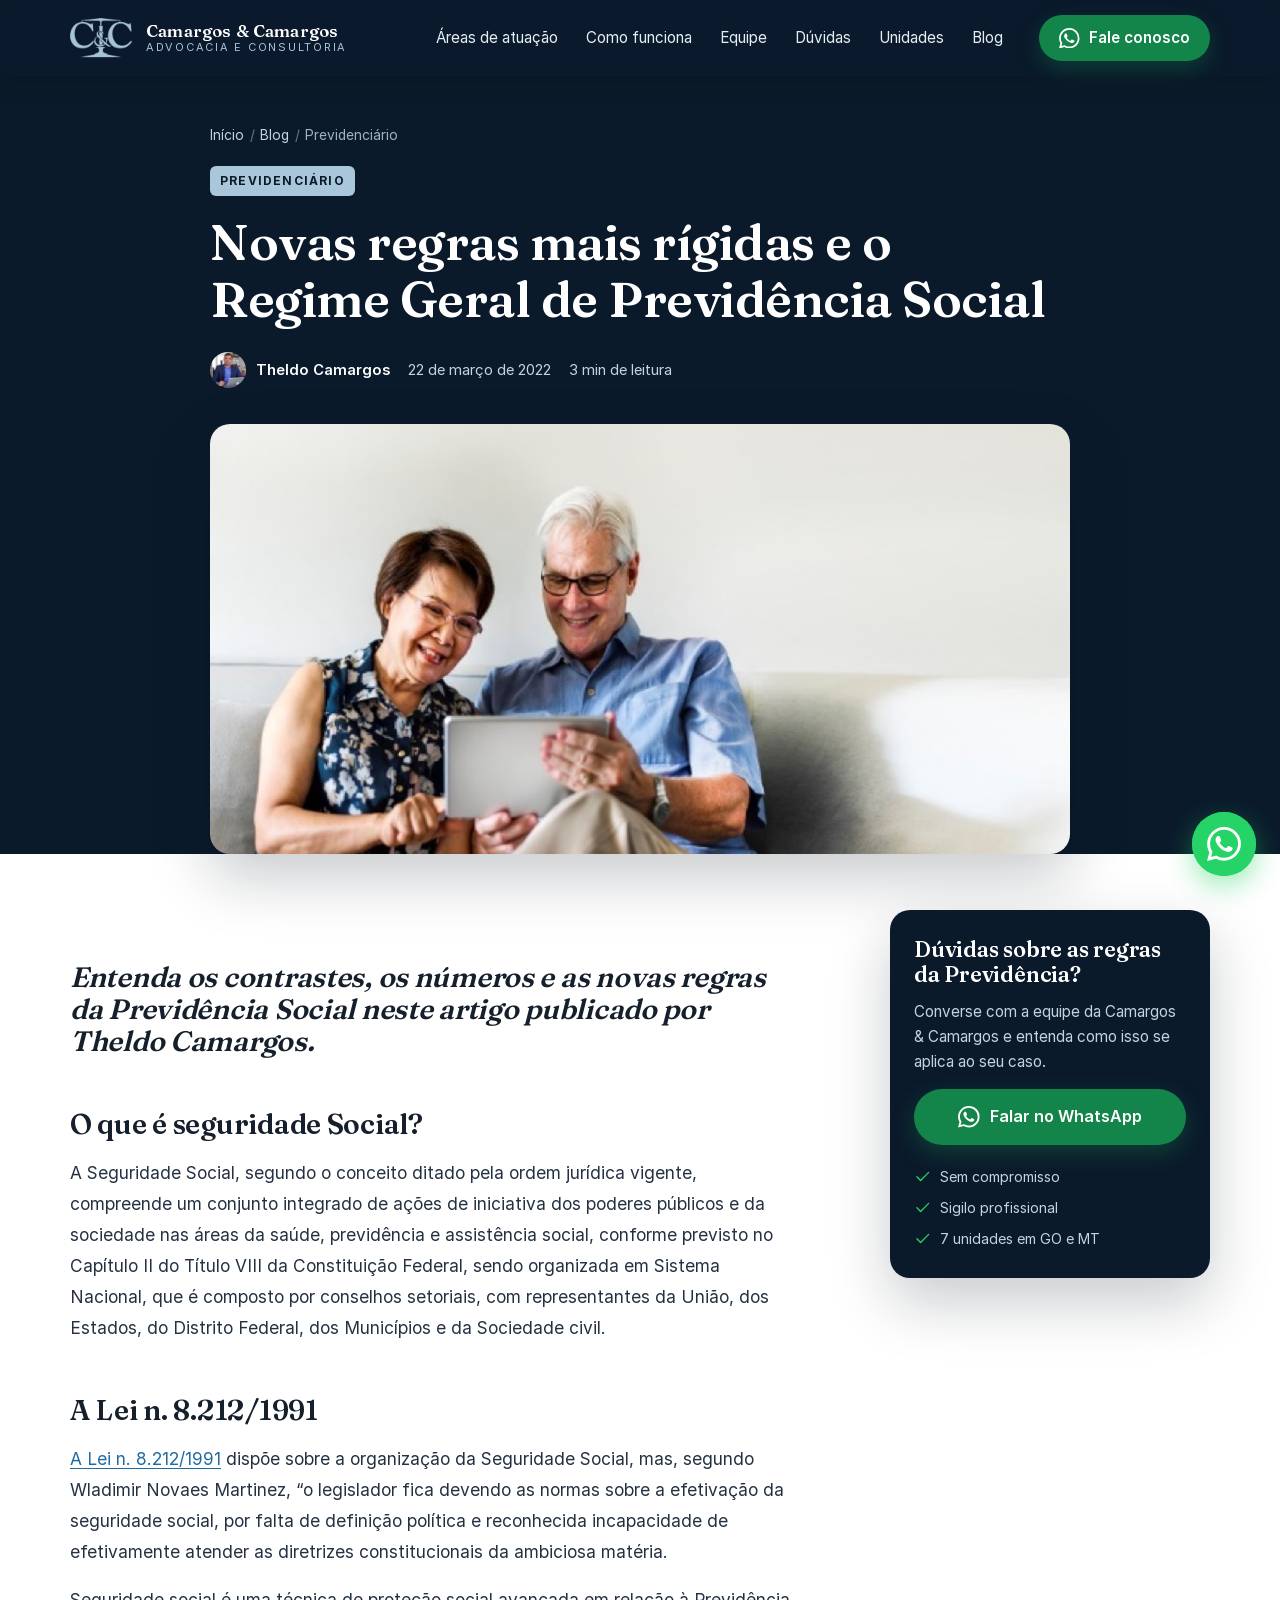
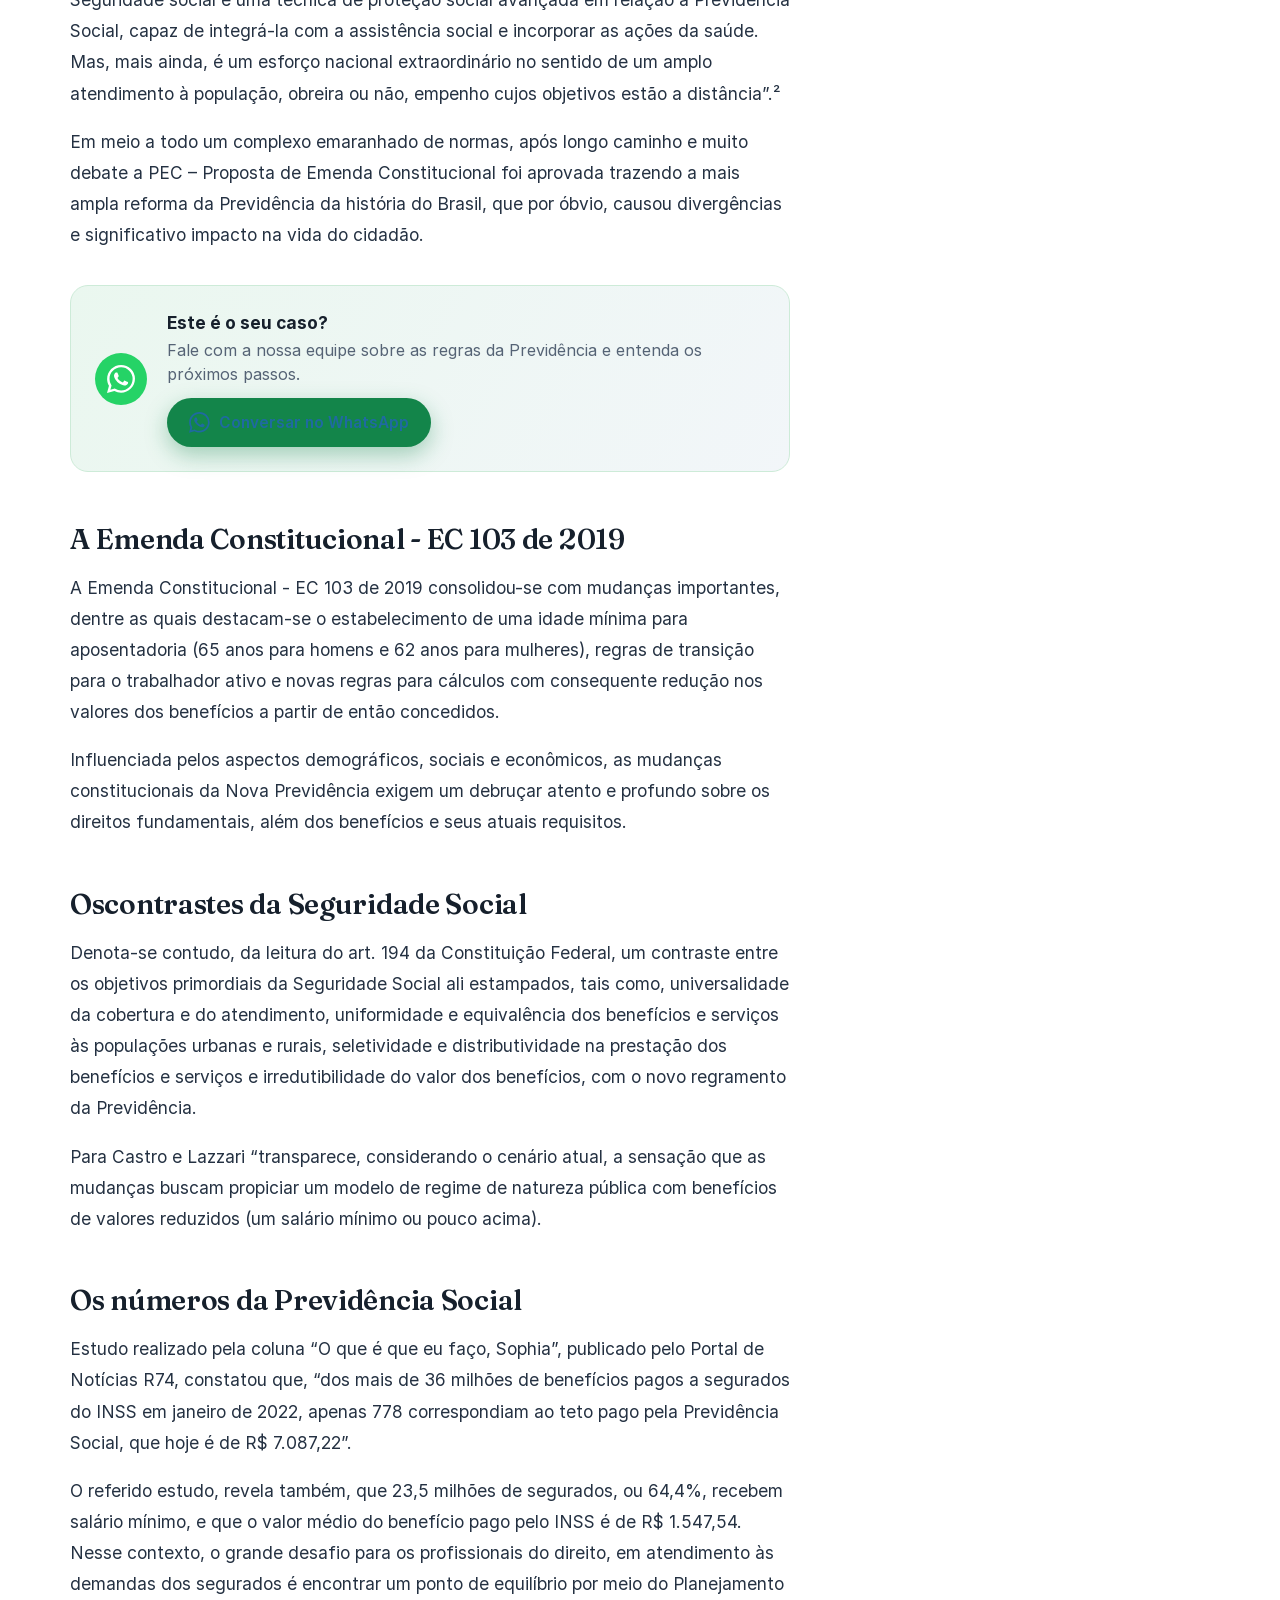
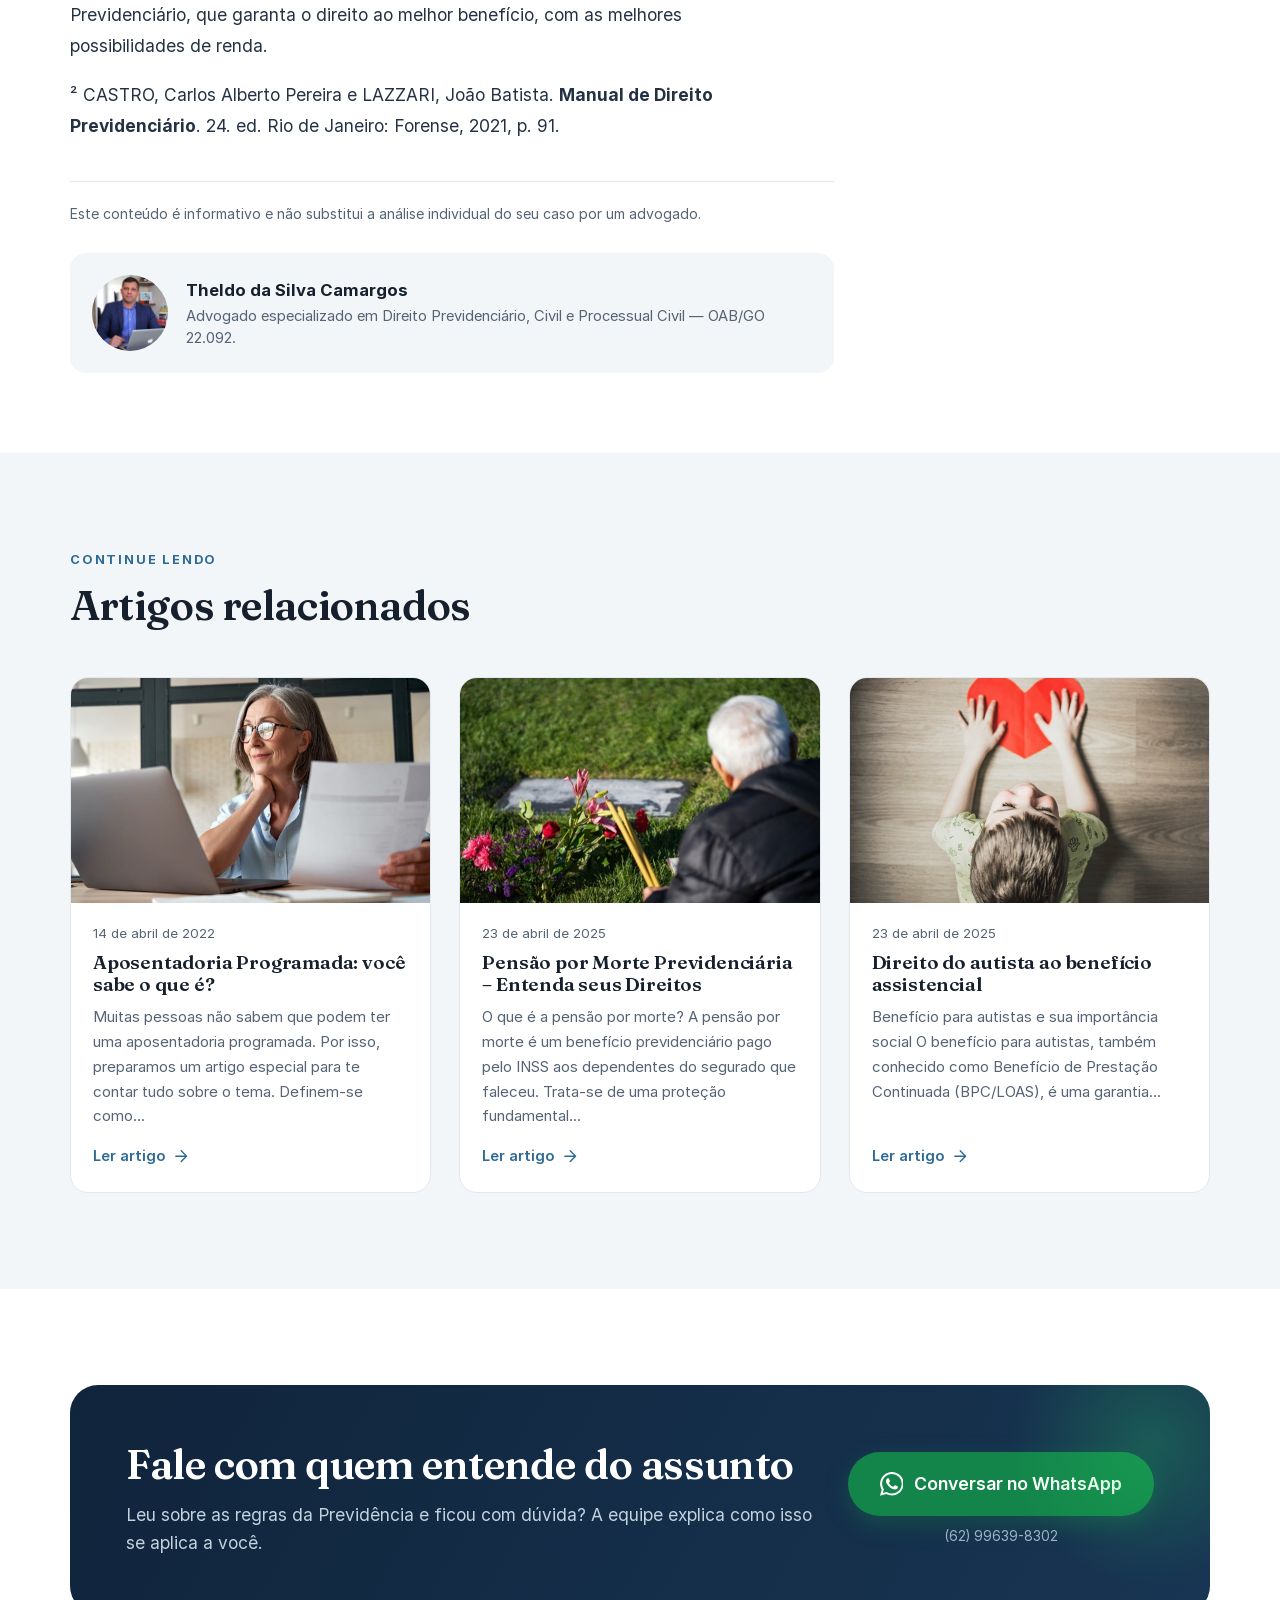
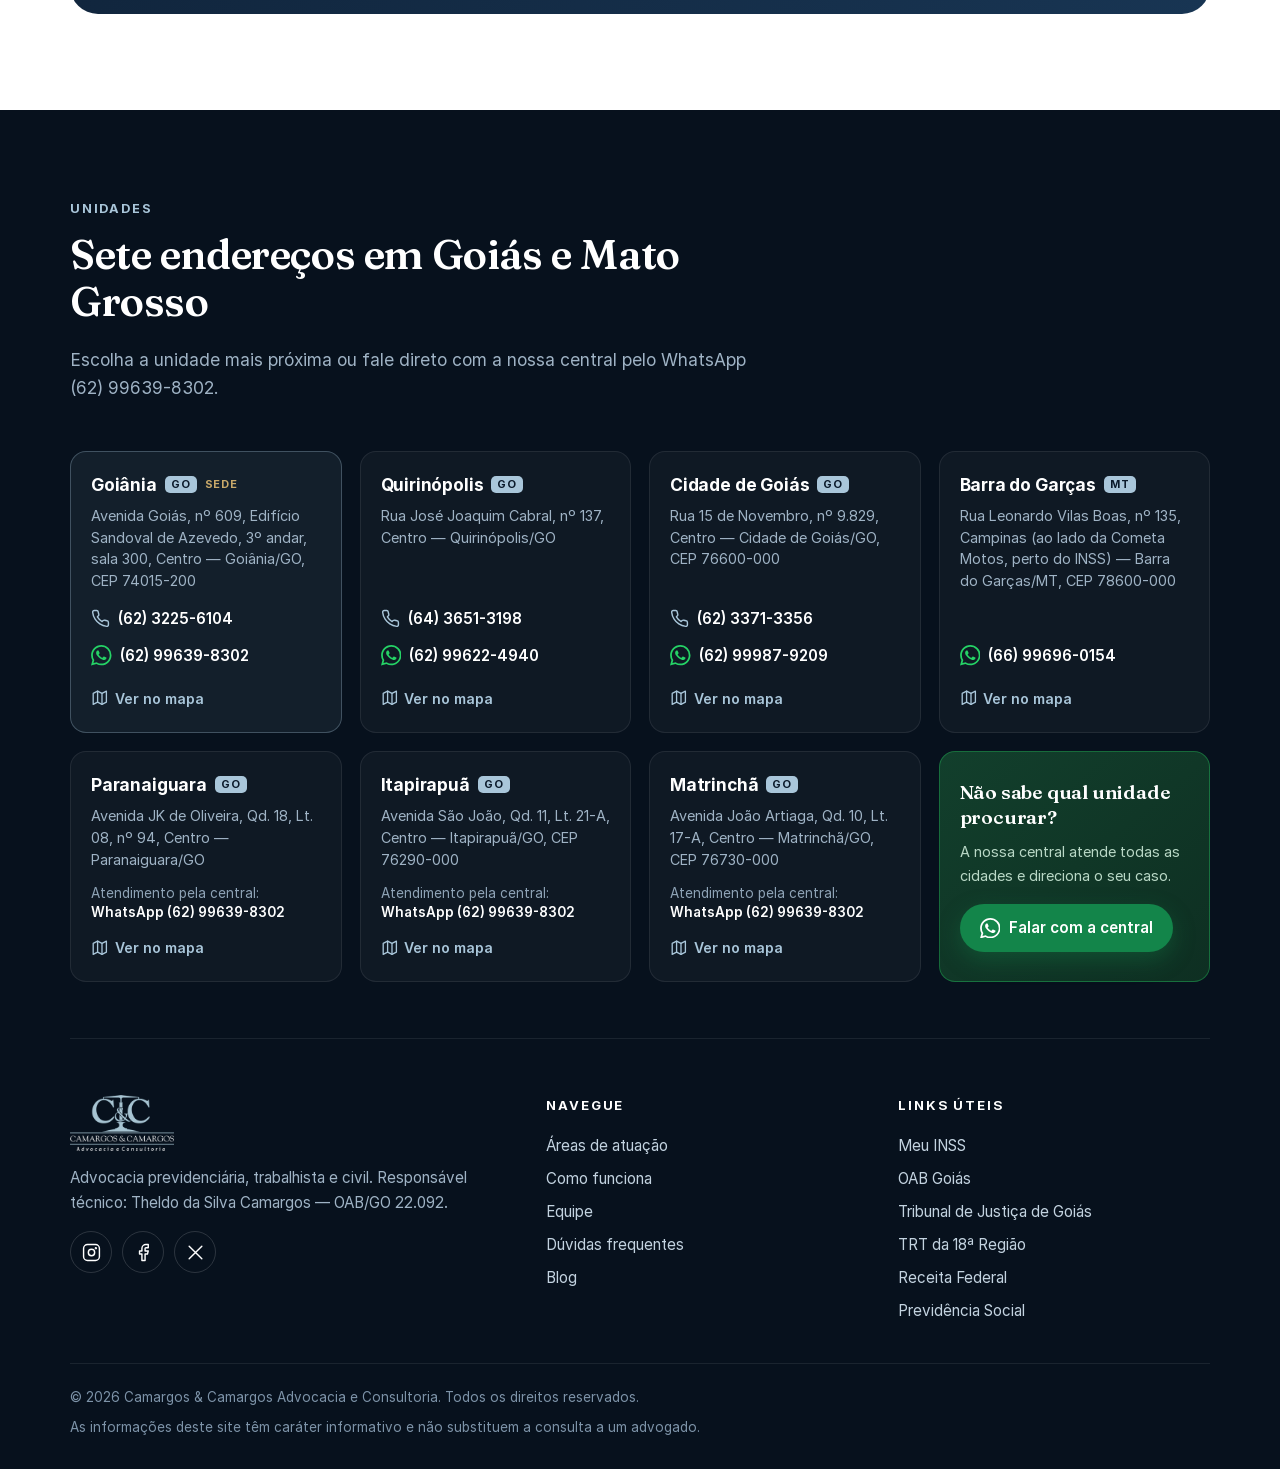
<file: novas-regras-previdencia-social/index.html>
<!doctype html>
<html lang="pt-BR">
<head>
<meta charset="utf-8">
<meta name="viewport" content="width=device-width, initial-scale=1">
<title>Novas regras mais rígidas e o Regime Geral de Previdência Social — Camargos &amp; Camargos Advocacia</title>
<meta name="description" content="Entenda os contrastes, os números e as novas regras da Previdência Social neste artigo publicado por Theldo Camargos. O que é seguridade Social? A Seguridade Social,…">
<meta name="theme-color" content="#0b1a2b">
<meta name="robots" content="noindex, nofollow">
<link rel="canonical" href="https://camargosadvocacia.adv.br/novas-regras-previdencia-social/">
<meta property="og:type" content="article">
<meta property="og:url" content="https://camargosadvocacia.adv.br/novas-regras-previdencia-social/">
<meta property="og:locale" content="pt_BR">
<meta property="og:site_name" content="Camargos & Camargos Advocacia">
<meta property="og:title" content="Novas regras mais rígidas e o Regime Geral de Previdência Social — Camargos &amp; Camargos Advocacia">
<meta property="og:description" content="Entenda os contrastes, os números e as novas regras da Previdência Social neste artigo publicado por Theldo Camargos. O que é seguridade Social? A Seguridade Social,…">
<meta property="og:image" content="https://camargosadvocacia.adv.br/assets/img/novas-regras-previdencia-social-1200.jpg">
<meta name="twitter:card" content="summary_large_image">
<link rel="icon" href="../assets/img/favicon-32.png" sizes="32x32">
<link rel="icon" href="../assets/img/favicon-192.png" sizes="192x192">
<link rel="apple-touch-icon" href="../assets/img/apple-touch-icon.png">
<link rel="preload" href="../assets/fonts/inter-400.woff2" as="font" type="font/woff2" crossorigin>
<link rel="preload" href="../assets/fonts/fraunces-600.woff2" as="font" type="font/woff2" crossorigin>
<link rel="stylesheet" href="../assets/css/site.css">
<script>document.documentElement.className+=" js";</script>
<!-- Google Tag Manager -->
<script>(function(w,d,s,l,i){w[l]=w[l]||[];w[l].push({'gtm.start':
new Date().getTime(),event:'gtm.js'});var f=d.getElementsByTagName(s)[0],
j=d.createElement(s),dl=l!='dataLayer'?'&l='+l:'';j.async=true;j.src=
'https://www.googletagmanager.com/gtm.js?id='+i+dl;f.parentNode.insertBefore(j,f);
})(window,document,'script','dataLayer','GTM-M9TGXZN7');</script>
<!-- End Google Tag Manager -->
</head>
<body>
<noscript><iframe src="https://www.googletagmanager.com/ns.html?id=GTM-M9TGXZN7" height="0" width="0" style="display:none;visibility:hidden"></iframe></noscript>
<a class="skip" href="#conteudo">Pular para o conteúdo</a>
<header class="site-header solid">
  <div class="wrap">
    <a class="brand" href="../" aria-label="Camargos & Camargos Advocacia — página inicial">
      <img src="../assets/img/logo-mark.png" alt="" width="160" height="100">
      <span>Camargos &amp; Camargos<small>Advocacia e Consultoria</small></span>
    </a>
    <nav class="nav" id="nav" aria-label="Principal"><a href="../#atuacao">Áreas de atuação</a><a href="../#como-funciona">Como funciona</a><a href="../#equipe">Equipe</a><a href="../#duvidas">Dúvidas</a><a href="../#contato">Unidades</a><a href="../blog/">Blog</a></nav>
    <a class="btn btn-wa header-cta" href="https://wa.me/5562996398302?text=Ol%C3%A1%21%20Vim%20pelo%20site%20e%20gostaria%20de%20falar%20com%20um%20advogado." target="_blank" rel="noopener" data-origem="cabecalho" data-assunto="geral"><svg class="wa-glyph" viewBox="0 0 24 24" aria-hidden="true"><path d="M17.472 14.382c-.297-.149-1.758-.867-2.03-.967-.273-.099-.471-.148-.67.15-.197.297-.767.966-.94 1.164-.174.199-.347.223-.644.075-.297-.15-1.255-.463-2.39-1.475-.883-.788-1.48-1.761-1.653-2.059-.173-.297-.018-.458.13-.606.134-.133.298-.347.446-.52.149-.174.198-.298.298-.497.099-.198.05-.371-.025-.52-.075-.149-.669-1.612-.916-2.207-.242-.579-.487-.5-.669-.51a12.8 12.8 0 0 0-.57-.01c-.198 0-.52.074-.792.372-.272.297-1.04 1.016-1.04 2.479 0 1.462 1.065 2.875 1.213 3.074.149.198 2.096 3.2 5.077 4.487.709.306 1.262.489 1.694.625.712.227 1.36.195 1.871.118.571-.085 1.758-.719 2.006-1.413.248-.694.248-1.289.173-1.413-.074-.124-.272-.198-.57-.347m-5.421 7.403h-.004a9.87 9.87 0 0 1-5.031-1.378l-.361-.214-3.741.982.998-3.648-.235-.374a9.86 9.86 0 0 1-1.51-5.26c.001-5.45 4.436-9.884 9.888-9.884a9.82 9.82 0 0 1 6.988 2.896 9.82 9.82 0 0 1 2.892 6.994c-.003 5.45-4.437 9.885-9.885 9.885M20.52 3.449C18.24 1.245 15.24 0 12.045 0 5.463 0 .104 5.359.101 11.943c0 2.096.548 4.142 1.588 5.945L0 24l6.305-1.654a11.9 11.9 0 0 0 5.734 1.46h.005c6.585 0 11.946-5.359 11.949-11.945a11.9 11.9 0 0 0-3.473-8.413"/></svg><span class="label">Fale conosco</span></a>
    <button class="nav-toggle" type="button" aria-controls="nav" aria-expanded="false" aria-label="Abrir menu"><svg class="i" viewBox="0 0 24 24" aria-hidden="true"><path d="M4 6h16M4 12h16M4 18h16"/></svg></button>
  </div>
</header>
<main id="conteudo">
<section class="art-hero">
  <div class="wrap">
    <nav class="crumbs" aria-label="Você está em"><a href="../">Início</a><span>/</span><a href="../blog/">Blog</a><span>/</span>Previdenciário</nav>
    <span class="cat">Previdenciário</span>
    <h1>Novas regras mais rígidas e o Regime Geral de Previdência Social</h1>
    <div class="art-meta">
      <span class="who"><img src="../assets/img/autor-theldo.jpg" alt="" width="36" height="36">Theldo Camargos</span>
      <time datetime="2022-03-22">22 de março de 2022</time>
      <span>3 min de leitura</span>
    </div>
    <figure class="art-cover">
      <img src="../assets/img/novas-regras-previdencia-social-1200.jpg" srcset="../assets/img/novas-regras-previdencia-social-600.jpg 600w, ../assets/img/novas-regras-previdencia-social-1200.jpg 1200w" sizes="(max-width: 900px) 100vw, 860px" alt="" width="1200" height="675" fetchpriority="high">
    </figure>
  </div>
</section>
<div class="wrap art-layout">
  <article>
    <div class="prose">
<h2><em>Entenda os contrastes, os números e as novas regras da Previdência Social neste artigo publicado por Theldo Camargos.</em></h2>
<h2>O que é seguridade Social?</h2>
<p>A Seguridade Social, segundo o conceito ditado pela ordem jurídica vigente, compreende um conjunto integrado de ações de iniciativa dos poderes públicos e da sociedade nas áreas da saúde, previdência e assistência social, conforme previsto no Capítulo II do Título VIII da Constituição Federal, sendo organizada em Sistema Nacional, que é composto por conselhos setoriais, com representantes da União, dos Estados, do Distrito Federal, dos Municípios e da Sociedade civil.</p>
<h2>A Lei n. 8.212/1991</h2>
<p><a href="https://www.planalto.gov.br/ccivil_03/leis/l8212cons.htm" target="_blank" rel="noopener noreferrer">A Lei n. 8.212/1991</a> dispõe sobre a organização da Seguridade Social, mas, segundo Wladimir Novaes Martinez, “o legislador fica devendo as normas sobre a efetivação da seguridade social, por falta de definição política e reconhecida incapacidade de efetivamente atender as diretrizes constitucionais da ambiciosa matéria.</p>
<p>Seguridade social é uma técnica de proteção social avançada em relação à Previdência Social, capaz de integrá-la com a assistência social e incorporar as ações da saúde. Mas, mais ainda, é um esforço nacional extraordinário no sentido de um amplo atendimento à população, obreira ou não, empenho cujos objetivos estão a distância”.²</p>
<p>Em meio a todo um complexo emaranhado de normas, após longo caminho e muito debate a PEC – Proposta de Emenda Constitucional foi aprovada trazendo a mais ampla reforma da Previdência da história do Brasil, que por óbvio, causou divergências e significativo impacto na vida do cidadão.</p>
<aside class="inline-cta">
  <span class="ico"><svg class="wa-glyph" viewBox="0 0 24 24" aria-hidden="true"><path d="M17.472 14.382c-.297-.149-1.758-.867-2.03-.967-.273-.099-.471-.148-.67.15-.197.297-.767.966-.94 1.164-.174.199-.347.223-.644.075-.297-.15-1.255-.463-2.39-1.475-.883-.788-1.48-1.761-1.653-2.059-.173-.297-.018-.458.13-.606.134-.133.298-.347.446-.52.149-.174.198-.298.298-.497.099-.198.05-.371-.025-.52-.075-.149-.669-1.612-.916-2.207-.242-.579-.487-.5-.669-.51a12.8 12.8 0 0 0-.57-.01c-.198 0-.52.074-.792.372-.272.297-1.04 1.016-1.04 2.479 0 1.462 1.065 2.875 1.213 3.074.149.198 2.096 3.2 5.077 4.487.709.306 1.262.489 1.694.625.712.227 1.36.195 1.871.118.571-.085 1.758-.719 2.006-1.413.248-.694.248-1.289.173-1.413-.074-.124-.272-.198-.57-.347m-5.421 7.403h-.004a9.87 9.87 0 0 1-5.031-1.378l-.361-.214-3.741.982.998-3.648-.235-.374a9.86 9.86 0 0 1-1.51-5.26c.001-5.45 4.436-9.884 9.888-9.884a9.82 9.82 0 0 1 6.988 2.896 9.82 9.82 0 0 1 2.892 6.994c-.003 5.45-4.437 9.885-9.885 9.885M20.52 3.449C18.24 1.245 15.24 0 12.045 0 5.463 0 .104 5.359.101 11.943c0 2.096.548 4.142 1.588 5.945L0 24l6.305-1.654a11.9 11.9 0 0 0 5.734 1.46h.005c6.585 0 11.946-5.359 11.949-11.945a11.9 11.9 0 0 0-3.473-8.413"/></svg></span>
  <div>
    <b>Este é o seu caso?</b>
    <p>Fale com a nossa equipe sobre as regras da Previdência e entenda os próximos passos.</p>
    <a class="btn btn-wa" href="https://wa.me/5562996398302?text=Ol%C3%A1%21%20Li%20o%20artigo%20%22Novas%20regras%20mais%20r%C3%ADgidas%20e%20o%20Regime%20Geral%20de%20Previd%C3%AAncia%20Social%22%20no%20site%20e%20gostaria%20de%20tirar%20uma%20d%C3%BAvida." target="_blank" rel="noopener" data-origem="artigo-meio" data-assunto="aposentadoria"><svg class="wa-glyph" viewBox="0 0 24 24" aria-hidden="true"><path d="M17.472 14.382c-.297-.149-1.758-.867-2.03-.967-.273-.099-.471-.148-.67.15-.197.297-.767.966-.94 1.164-.174.199-.347.223-.644.075-.297-.15-1.255-.463-2.39-1.475-.883-.788-1.48-1.761-1.653-2.059-.173-.297-.018-.458.13-.606.134-.133.298-.347.446-.52.149-.174.198-.298.298-.497.099-.198.05-.371-.025-.52-.075-.149-.669-1.612-.916-2.207-.242-.579-.487-.5-.669-.51a12.8 12.8 0 0 0-.57-.01c-.198 0-.52.074-.792.372-.272.297-1.04 1.016-1.04 2.479 0 1.462 1.065 2.875 1.213 3.074.149.198 2.096 3.2 5.077 4.487.709.306 1.262.489 1.694.625.712.227 1.36.195 1.871.118.571-.085 1.758-.719 2.006-1.413.248-.694.248-1.289.173-1.413-.074-.124-.272-.198-.57-.347m-5.421 7.403h-.004a9.87 9.87 0 0 1-5.031-1.378l-.361-.214-3.741.982.998-3.648-.235-.374a9.86 9.86 0 0 1-1.51-5.26c.001-5.45 4.436-9.884 9.888-9.884a9.82 9.82 0 0 1 6.988 2.896 9.82 9.82 0 0 1 2.892 6.994c-.003 5.45-4.437 9.885-9.885 9.885M20.52 3.449C18.24 1.245 15.24 0 12.045 0 5.463 0 .104 5.359.101 11.943c0 2.096.548 4.142 1.588 5.945L0 24l6.305-1.654a11.9 11.9 0 0 0 5.734 1.46h.005c6.585 0 11.946-5.359 11.949-11.945a11.9 11.9 0 0 0-3.473-8.413"/></svg>Conversar no WhatsApp</a>
  </div>
</aside>
<h2>A Emenda Constitucional - EC 103 de 2019</h2>
<p>A Emenda Constitucional - EC 103 de 2019 consolidou-se com mudanças importantes, dentre as quais destacam-se o estabelecimento de uma idade mínima para aposentadoria (65 anos para homens e 62 anos para mulheres), regras de transição para o trabalhador ativo e novas regras para cálculos com consequente redução nos valores dos benefícios a partir de então concedidos.</p>
<p>Influenciada pelos aspectos demográficos, sociais e econômicos, as mudanças constitucionais da Nova Previdência exigem um debruçar atento e profundo sobre os direitos fundamentais, além dos benefícios e seus atuais requisitos.</p>
<h2>Oscontrastes da Seguridade Social</h2>
<p>Denota-se contudo, da leitura do art. 194 da Constituição Federal, um contraste entre os objetivos primordiais da Seguridade Social ali estampados, tais como, universalidade da cobertura e do atendimento, uniformidade e equivalência dos benefícios e serviços às populações urbanas e rurais, seletividade e distributividade na prestação dos benefícios e serviços e irredutibilidade do valor dos benefícios, com o novo regramento da Previdência.</p>
<p>Para Castro e Lazzari “transparece, considerando o cenário atual, a sensação que as mudanças buscam propiciar um modelo de regime de natureza pública com benefícios de valores reduzidos (um salário mínimo ou pouco acima).</p>
<h2>Os números da Previdência Social</h2>
<p>Estudo realizado pela coluna “O que é que eu faço, Sophia”, publicado pelo Portal de Notícias R74, constatou que, “dos mais de 36 milhões de benefícios pagos a segurados do INSS em janeiro de 2022, apenas 778 correspondiam ao teto pago pela Previdência Social, que hoje é de R$ 7.087,22”.</p>
<p>O referido estudo, revela também, que 23,5 milhões de segurados, ou 64,4%, recebem salário mínimo, e que o valor médio do benefício pago pelo INSS é de R$ 1.547,54. Nesse contexto, o grande desafio para os profissionais do direito, em atendimento às demandas dos segurados é encontrar um ponto de equilíbrio por meio do Planejamento Previdenciário, que garanta o direito ao melhor benefício, com as melhores possibilidades de renda.</p>
<p>² CASTRO, Carlos Alberto Pereira e LAZZARI, João Batista. <strong>Manual de Direito Previdenciário</strong>. 24. ed. Rio de Janeiro: Forense, 2021, p. 91.</p>
    </div>
    <p class="disclaimer">Este conteúdo é informativo e não substitui a análise individual do seu caso por um advogado.</p>
    <div class="author">
      <img src="../assets/img/autor-theldo.jpg" alt="" width="76" height="76" loading="lazy">
      <div><b>Theldo da Silva Camargos</b><p>Advogado especializado em Direito Previdenciário, Civil e Processual Civil — OAB/GO 22.092.</p></div>
    </div>
  </article>
  <aside class="art-aside">
    <div class="aside-card">
      <h3>Dúvidas sobre as regras da Previdência?</h3>
      <p>Converse com a equipe da Camargos &amp; Camargos e entenda como isso se aplica ao seu caso.</p>
      <a class="btn btn-wa" href="https://wa.me/5562996398302?text=Ol%C3%A1%21%20Li%20o%20artigo%20%22Novas%20regras%20mais%20r%C3%ADgidas%20e%20o%20Regime%20Geral%20de%20Previd%C3%AAncia%20Social%22%20no%20site%20e%20gostaria%20de%20tirar%20uma%20d%C3%BAvida." target="_blank" rel="noopener" data-origem="artigo-lateral" data-assunto="aposentadoria"><svg class="wa-glyph" viewBox="0 0 24 24" aria-hidden="true"><path d="M17.472 14.382c-.297-.149-1.758-.867-2.03-.967-.273-.099-.471-.148-.67.15-.197.297-.767.966-.94 1.164-.174.199-.347.223-.644.075-.297-.15-1.255-.463-2.39-1.475-.883-.788-1.48-1.761-1.653-2.059-.173-.297-.018-.458.13-.606.134-.133.298-.347.446-.52.149-.174.198-.298.298-.497.099-.198.05-.371-.025-.52-.075-.149-.669-1.612-.916-2.207-.242-.579-.487-.5-.669-.51a12.8 12.8 0 0 0-.57-.01c-.198 0-.52.074-.792.372-.272.297-1.04 1.016-1.04 2.479 0 1.462 1.065 2.875 1.213 3.074.149.198 2.096 3.2 5.077 4.487.709.306 1.262.489 1.694.625.712.227 1.36.195 1.871.118.571-.085 1.758-.719 2.006-1.413.248-.694.248-1.289.173-1.413-.074-.124-.272-.198-.57-.347m-5.421 7.403h-.004a9.87 9.87 0 0 1-5.031-1.378l-.361-.214-3.741.982.998-3.648-.235-.374a9.86 9.86 0 0 1-1.51-5.26c.001-5.45 4.436-9.884 9.888-9.884a9.82 9.82 0 0 1 6.988 2.896 9.82 9.82 0 0 1 2.892 6.994c-.003 5.45-4.437 9.885-9.885 9.885M20.52 3.449C18.24 1.245 15.24 0 12.045 0 5.463 0 .104 5.359.101 11.943c0 2.096.548 4.142 1.588 5.945L0 24l6.305-1.654a11.9 11.9 0 0 0 5.734 1.46h.005c6.585 0 11.946-5.359 11.949-11.945a11.9 11.9 0 0 0-3.473-8.413"/></svg>Falar no WhatsApp</a>
      <ul>
        <li><svg class="i" viewBox="0 0 24 24" aria-hidden="true"><path d="M20 6 9 17l-5-5"/></svg>Sem compromisso</li>
        <li><svg class="i" viewBox="0 0 24 24" aria-hidden="true"><path d="M20 6 9 17l-5-5"/></svg>Sigilo profissional</li>
        <li><svg class="i" viewBox="0 0 24 24" aria-hidden="true"><path d="M20 6 9 17l-5-5"/></svg>7 unidades em GO e MT</li>
      </ul>
    </div>
  </aside>
</div>
<section class="section section-alt">
  <div class="wrap">
    <div class="section-head"><span class="kicker">Continue lendo</span><h2>Artigos relacionados</h2></div>
    <div class="posts">
<a class="post-card reveal" href="../aposentadoria-programada/">
  <img src="../assets/img/aposentadoria-programada-600.jpg" alt="" width="600" height="375" loading="lazy">
  <div>
    <time datetime="2022-04-14">14 de abril de 2022</time>
    <h3>Aposentadoria Programada: você sabe o que é?</h3>
    <p>Muitas pessoas não sabem que podem ter uma aposentadoria programada. Por isso, preparamos um artigo especial para te contar tudo sobre o tema. Definem-se como…</p>
    <span class="more">Ler artigo <svg class="i" viewBox="0 0 24 24" aria-hidden="true"><path d="M5 12h14M12 5l7 7-7 7"/></svg></span>
  </div>
</a><a class="post-card reveal" href="../pensao-por-morte-previdenciaria/">
  <img src="../assets/img/pensao-por-morte-previdenciaria-600.jpg" alt="" width="600" height="375" loading="lazy">
  <div>
    <time datetime="2025-04-23">23 de abril de 2025</time>
    <h3>Pensão por Morte Previdenciária – Entenda seus Direitos</h3>
    <p>O que é a pensão por morte? A pensão por morte é um benefício previdenciário pago pelo INSS aos dependentes do segurado que faleceu. Trata-se de uma proteção fundamental…</p>
    <span class="more">Ler artigo <svg class="i" viewBox="0 0 24 24" aria-hidden="true"><path d="M5 12h14M12 5l7 7-7 7"/></svg></span>
  </div>
</a><a class="post-card reveal" href="../direito-do-autista-ao-beneficio-assistencial/">
  <img src="../assets/img/direito-do-autista-ao-beneficio-assistencial-600.jpg" alt="" width="600" height="375" loading="lazy">
  <div>
    <time datetime="2025-04-23">23 de abril de 2025</time>
    <h3>Direito do autista ao benefício assistencial</h3>
    <p>Benefício para autistas e sua importância social O benefício para autistas, também conhecido como Benefício de Prestação Continuada (BPC/LOAS), é uma garantia…</p>
    <span class="more">Ler artigo <svg class="i" viewBox="0 0 24 24" aria-hidden="true"><path d="M5 12h14M12 5l7 7-7 7"/></svg></span>
  </div>
</a>
    </div>
  </div>
</section>
<section class="section" aria-label="Fale conosco">
  <div class="wrap">
    <div class="cta-band reveal">
      <div>
        <h2>Fale com quem entende do assunto</h2>
        <p>Leu sobre as regras da Previdência e ficou com dúvida? A equipe explica como isso se aplica a você.</p>
      </div>
      <div>
        <a class="btn btn-wa btn-lg" href="https://wa.me/5562996398302?text=Ol%C3%A1%21%20Li%20o%20artigo%20%22Novas%20regras%20mais%20r%C3%ADgidas%20e%20o%20Regime%20Geral%20de%20Previd%C3%AAncia%20Social%22%20no%20site%20e%20gostaria%20de%20tirar%20uma%20d%C3%BAvida." target="_blank" rel="noopener" data-origem="artigo-faixa" data-assunto="geral"><svg class="wa-glyph" viewBox="0 0 24 24" aria-hidden="true"><path d="M17.472 14.382c-.297-.149-1.758-.867-2.03-.967-.273-.099-.471-.148-.67.15-.197.297-.767.966-.94 1.164-.174.199-.347.223-.644.075-.297-.15-1.255-.463-2.39-1.475-.883-.788-1.48-1.761-1.653-2.059-.173-.297-.018-.458.13-.606.134-.133.298-.347.446-.52.149-.174.198-.298.298-.497.099-.198.05-.371-.025-.52-.075-.149-.669-1.612-.916-2.207-.242-.579-.487-.5-.669-.51a12.8 12.8 0 0 0-.57-.01c-.198 0-.52.074-.792.372-.272.297-1.04 1.016-1.04 2.479 0 1.462 1.065 2.875 1.213 3.074.149.198 2.096 3.2 5.077 4.487.709.306 1.262.489 1.694.625.712.227 1.36.195 1.871.118.571-.085 1.758-.719 2.006-1.413.248-.694.248-1.289.173-1.413-.074-.124-.272-.198-.57-.347m-5.421 7.403h-.004a9.87 9.87 0 0 1-5.031-1.378l-.361-.214-3.741.982.998-3.648-.235-.374a9.86 9.86 0 0 1-1.51-5.26c.001-5.45 4.436-9.884 9.888-9.884a9.82 9.82 0 0 1 6.988 2.896 9.82 9.82 0 0 1 2.892 6.994c-.003 5.45-4.437 9.885-9.885 9.885M20.52 3.449C18.24 1.245 15.24 0 12.045 0 5.463 0 .104 5.359.101 11.943c0 2.096.548 4.142 1.588 5.945L0 24l6.305-1.654a11.9 11.9 0 0 0 5.734 1.46h.005c6.585 0 11.946-5.359 11.949-11.945a11.9 11.9 0 0 0-3.473-8.413"/></svg>Conversar no WhatsApp</a>
        <span class="btn-sub">(62) 99639-8302</span>
      </div>
    </div>
  </div>
</section>

</main>
<footer class="site-footer" id="contato">
  <div class="wrap">
    <div class="section-head">
      <span class="kicker">Unidades</span>
      <h2>Sete endereços em Goiás e Mato Grosso</h2>
      <p>Escolha a unidade mais próxima ou fale direto com a nossa central pelo WhatsApp (62) 99639-8302.</p>
    </div>
    <div class="units">
<div class="unit main">
  <h3>Goiânia <span class="uf">GO</span> <span class="badge">Sede</span></h3>
  <address>Avenida Goiás, nº 609, Edifício Sandoval de Azevedo, 3º andar, sala 300, Centro — Goiânia/GO, CEP 74015-200</address>
  <ul><li><a href="tel:+556232256104" data-origem="rodape-unidade"><svg class="i" viewBox="0 0 24 24" aria-hidden="true"><path d="M22 16.92v3a2 2 0 0 1-2.18 2 19.79 19.79 0 0 1-8.63-3.07 19.5 19.5 0 0 1-6-6 19.79 19.79 0 0 1-3.07-8.67A2 2 0 0 1 4.11 2h3a2 2 0 0 1 2 1.72c.13.96.36 1.9.7 2.81a2 2 0 0 1-.45 2.11L8.09 9.91a16 16 0 0 0 6 6l1.27-1.27a2 2 0 0 1 2.11-.45c.91.34 1.85.57 2.81.7A2 2 0 0 1 22 16.92z"/></svg>(62) 3225-6104</a></li><li><a class="wa" href="https://wa.me/5562996398302?text=Ol%C3%A1%21%20Vim%20pelo%20site%20e%20gostaria%20de%20falar%20com%20a%20unidade%20de%20Goi%C3%A2nia." target="_blank" rel="noopener" data-origem="rodape-unidade" data-assunto="unidade-goiania"><svg class="wa-glyph" viewBox="0 0 24 24" aria-hidden="true"><path d="M17.472 14.382c-.297-.149-1.758-.867-2.03-.967-.273-.099-.471-.148-.67.15-.197.297-.767.966-.94 1.164-.174.199-.347.223-.644.075-.297-.15-1.255-.463-2.39-1.475-.883-.788-1.48-1.761-1.653-2.059-.173-.297-.018-.458.13-.606.134-.133.298-.347.446-.52.149-.174.198-.298.298-.497.099-.198.05-.371-.025-.52-.075-.149-.669-1.612-.916-2.207-.242-.579-.487-.5-.669-.51a12.8 12.8 0 0 0-.57-.01c-.198 0-.52.074-.792.372-.272.297-1.04 1.016-1.04 2.479 0 1.462 1.065 2.875 1.213 3.074.149.198 2.096 3.2 5.077 4.487.709.306 1.262.489 1.694.625.712.227 1.36.195 1.871.118.571-.085 1.758-.719 2.006-1.413.248-.694.248-1.289.173-1.413-.074-.124-.272-.198-.57-.347m-5.421 7.403h-.004a9.87 9.87 0 0 1-5.031-1.378l-.361-.214-3.741.982.998-3.648-.235-.374a9.86 9.86 0 0 1-1.51-5.26c.001-5.45 4.436-9.884 9.888-9.884a9.82 9.82 0 0 1 6.988 2.896 9.82 9.82 0 0 1 2.892 6.994c-.003 5.45-4.437 9.885-9.885 9.885M20.52 3.449C18.24 1.245 15.24 0 12.045 0 5.463 0 .104 5.359.101 11.943c0 2.096.548 4.142 1.588 5.945L0 24l6.305-1.654a11.9 11.9 0 0 0 5.734 1.46h.005c6.585 0 11.946-5.359 11.949-11.945a11.9 11.9 0 0 0-3.473-8.413"/></svg>(62) 99639-8302</a></li></ul>
  <a class="map" href="https://maps.app.goo.gl/dH1hRmNgZ6PrfpzB8" target="_blank" rel="noopener noreferrer"><svg class="i" viewBox="0 0 24 24" aria-hidden="true"><path d="M9 3 3 6v15l6-3 6 3 6-3V3l-6 3-6-3Z"/><path d="M9 3v15M15 6v15"/></svg>Ver no mapa</a>
</div>
<div class="unit">
  <h3>Quirinópolis <span class="uf">GO</span> </h3>
  <address>Rua José Joaquim Cabral, nº 137, Centro — Quirinópolis/GO</address>
  <ul><li><a href="tel:+556436513198" data-origem="rodape-unidade"><svg class="i" viewBox="0 0 24 24" aria-hidden="true"><path d="M22 16.92v3a2 2 0 0 1-2.18 2 19.79 19.79 0 0 1-8.63-3.07 19.5 19.5 0 0 1-6-6 19.79 19.79 0 0 1-3.07-8.67A2 2 0 0 1 4.11 2h3a2 2 0 0 1 2 1.72c.13.96.36 1.9.7 2.81a2 2 0 0 1-.45 2.11L8.09 9.91a16 16 0 0 0 6 6l1.27-1.27a2 2 0 0 1 2.11-.45c.91.34 1.85.57 2.81.7A2 2 0 0 1 22 16.92z"/></svg>(64) 3651-3198</a></li><li><a class="wa" href="https://wa.me/5562996224940?text=Ol%C3%A1%21%20Vim%20pelo%20site%20e%20gostaria%20de%20falar%20com%20a%20unidade%20de%20Quirin%C3%B3polis." target="_blank" rel="noopener" data-origem="rodape-unidade" data-assunto="unidade-quirinopolis"><svg class="wa-glyph" viewBox="0 0 24 24" aria-hidden="true"><path d="M17.472 14.382c-.297-.149-1.758-.867-2.03-.967-.273-.099-.471-.148-.67.15-.197.297-.767.966-.94 1.164-.174.199-.347.223-.644.075-.297-.15-1.255-.463-2.39-1.475-.883-.788-1.48-1.761-1.653-2.059-.173-.297-.018-.458.13-.606.134-.133.298-.347.446-.52.149-.174.198-.298.298-.497.099-.198.05-.371-.025-.52-.075-.149-.669-1.612-.916-2.207-.242-.579-.487-.5-.669-.51a12.8 12.8 0 0 0-.57-.01c-.198 0-.52.074-.792.372-.272.297-1.04 1.016-1.04 2.479 0 1.462 1.065 2.875 1.213 3.074.149.198 2.096 3.2 5.077 4.487.709.306 1.262.489 1.694.625.712.227 1.36.195 1.871.118.571-.085 1.758-.719 2.006-1.413.248-.694.248-1.289.173-1.413-.074-.124-.272-.198-.57-.347m-5.421 7.403h-.004a9.87 9.87 0 0 1-5.031-1.378l-.361-.214-3.741.982.998-3.648-.235-.374a9.86 9.86 0 0 1-1.51-5.26c.001-5.45 4.436-9.884 9.888-9.884a9.82 9.82 0 0 1 6.988 2.896 9.82 9.82 0 0 1 2.892 6.994c-.003 5.45-4.437 9.885-9.885 9.885M20.52 3.449C18.24 1.245 15.24 0 12.045 0 5.463 0 .104 5.359.101 11.943c0 2.096.548 4.142 1.588 5.945L0 24l6.305-1.654a11.9 11.9 0 0 0 5.734 1.46h.005c6.585 0 11.946-5.359 11.949-11.945a11.9 11.9 0 0 0-3.473-8.413"/></svg>(62) 99622-4940</a></li></ul>
  <a class="map" href="https://maps.app.goo.gl/U8AoDPwBhqAqfcE17" target="_blank" rel="noopener noreferrer"><svg class="i" viewBox="0 0 24 24" aria-hidden="true"><path d="M9 3 3 6v15l6-3 6 3 6-3V3l-6 3-6-3Z"/><path d="M9 3v15M15 6v15"/></svg>Ver no mapa</a>
</div>
<div class="unit">
  <h3>Cidade de Goiás <span class="uf">GO</span> </h3>
  <address>Rua 15 de Novembro, nº 9.829, Centro — Cidade de Goiás/GO, CEP 76600-000</address>
  <ul><li><a href="tel:+556233713356" data-origem="rodape-unidade"><svg class="i" viewBox="0 0 24 24" aria-hidden="true"><path d="M22 16.92v3a2 2 0 0 1-2.18 2 19.79 19.79 0 0 1-8.63-3.07 19.5 19.5 0 0 1-6-6 19.79 19.79 0 0 1-3.07-8.67A2 2 0 0 1 4.11 2h3a2 2 0 0 1 2 1.72c.13.96.36 1.9.7 2.81a2 2 0 0 1-.45 2.11L8.09 9.91a16 16 0 0 0 6 6l1.27-1.27a2 2 0 0 1 2.11-.45c.91.34 1.85.57 2.81.7A2 2 0 0 1 22 16.92z"/></svg>(62) 3371-3356</a></li><li><a class="wa" href="https://wa.me/5562999879209?text=Ol%C3%A1%21%20Vim%20pelo%20site%20e%20gostaria%20de%20falar%20com%20a%20unidade%20de%20Cidade%20de%20Goi%C3%A1s." target="_blank" rel="noopener" data-origem="rodape-unidade" data-assunto="unidade-cidade-de-goias"><svg class="wa-glyph" viewBox="0 0 24 24" aria-hidden="true"><path d="M17.472 14.382c-.297-.149-1.758-.867-2.03-.967-.273-.099-.471-.148-.67.15-.197.297-.767.966-.94 1.164-.174.199-.347.223-.644.075-.297-.15-1.255-.463-2.39-1.475-.883-.788-1.48-1.761-1.653-2.059-.173-.297-.018-.458.13-.606.134-.133.298-.347.446-.52.149-.174.198-.298.298-.497.099-.198.05-.371-.025-.52-.075-.149-.669-1.612-.916-2.207-.242-.579-.487-.5-.669-.51a12.8 12.8 0 0 0-.57-.01c-.198 0-.52.074-.792.372-.272.297-1.04 1.016-1.04 2.479 0 1.462 1.065 2.875 1.213 3.074.149.198 2.096 3.2 5.077 4.487.709.306 1.262.489 1.694.625.712.227 1.36.195 1.871.118.571-.085 1.758-.719 2.006-1.413.248-.694.248-1.289.173-1.413-.074-.124-.272-.198-.57-.347m-5.421 7.403h-.004a9.87 9.87 0 0 1-5.031-1.378l-.361-.214-3.741.982.998-3.648-.235-.374a9.86 9.86 0 0 1-1.51-5.26c.001-5.45 4.436-9.884 9.888-9.884a9.82 9.82 0 0 1 6.988 2.896 9.82 9.82 0 0 1 2.892 6.994c-.003 5.45-4.437 9.885-9.885 9.885M20.52 3.449C18.24 1.245 15.24 0 12.045 0 5.463 0 .104 5.359.101 11.943c0 2.096.548 4.142 1.588 5.945L0 24l6.305-1.654a11.9 11.9 0 0 0 5.734 1.46h.005c6.585 0 11.946-5.359 11.949-11.945a11.9 11.9 0 0 0-3.473-8.413"/></svg>(62) 99987-9209</a></li></ul>
  <a class="map" href="https://maps.app.goo.gl/Jdz9qP5f8D2WxH1b6" target="_blank" rel="noopener noreferrer"><svg class="i" viewBox="0 0 24 24" aria-hidden="true"><path d="M9 3 3 6v15l6-3 6 3 6-3V3l-6 3-6-3Z"/><path d="M9 3v15M15 6v15"/></svg>Ver no mapa</a>
</div>
<div class="unit">
  <h3>Barra do Garças <span class="uf">MT</span> </h3>
  <address>Rua Leonardo Vilas Boas, nº 135, Campinas (ao lado da Cometa Motos, perto do INSS) — Barra do Garças/MT, CEP 78600-000</address>
  <ul><li><a class="wa" href="https://wa.me/5566996960154?text=Ol%C3%A1%21%20Vim%20pelo%20site%20e%20gostaria%20de%20falar%20com%20a%20unidade%20de%20Barra%20do%20Gar%C3%A7as." target="_blank" rel="noopener" data-origem="rodape-unidade" data-assunto="unidade-barra-do-garcas"><svg class="wa-glyph" viewBox="0 0 24 24" aria-hidden="true"><path d="M17.472 14.382c-.297-.149-1.758-.867-2.03-.967-.273-.099-.471-.148-.67.15-.197.297-.767.966-.94 1.164-.174.199-.347.223-.644.075-.297-.15-1.255-.463-2.39-1.475-.883-.788-1.48-1.761-1.653-2.059-.173-.297-.018-.458.13-.606.134-.133.298-.347.446-.52.149-.174.198-.298.298-.497.099-.198.05-.371-.025-.52-.075-.149-.669-1.612-.916-2.207-.242-.579-.487-.5-.669-.51a12.8 12.8 0 0 0-.57-.01c-.198 0-.52.074-.792.372-.272.297-1.04 1.016-1.04 2.479 0 1.462 1.065 2.875 1.213 3.074.149.198 2.096 3.2 5.077 4.487.709.306 1.262.489 1.694.625.712.227 1.36.195 1.871.118.571-.085 1.758-.719 2.006-1.413.248-.694.248-1.289.173-1.413-.074-.124-.272-.198-.57-.347m-5.421 7.403h-.004a9.87 9.87 0 0 1-5.031-1.378l-.361-.214-3.741.982.998-3.648-.235-.374a9.86 9.86 0 0 1-1.51-5.26c.001-5.45 4.436-9.884 9.888-9.884a9.82 9.82 0 0 1 6.988 2.896 9.82 9.82 0 0 1 2.892 6.994c-.003 5.45-4.437 9.885-9.885 9.885M20.52 3.449C18.24 1.245 15.24 0 12.045 0 5.463 0 .104 5.359.101 11.943c0 2.096.548 4.142 1.588 5.945L0 24l6.305-1.654a11.9 11.9 0 0 0 5.734 1.46h.005c6.585 0 11.946-5.359 11.949-11.945a11.9 11.9 0 0 0-3.473-8.413"/></svg>(66) 99696-0154</a></li></ul>
  <a class="map" href="https://maps.app.goo.gl/ZDNPL3F1xupZJgHD7" target="_blank" rel="noopener noreferrer"><svg class="i" viewBox="0 0 24 24" aria-hidden="true"><path d="M9 3 3 6v15l6-3 6 3 6-3V3l-6 3-6-3Z"/><path d="M9 3v15M15 6v15"/></svg>Ver no mapa</a>
</div>
<div class="unit">
  <h3>Paranaiguara <span class="uf">GO</span> </h3>
  <address>Avenida JK de Oliveira, Qd. 18, Lt. 08, nº 94, Centro — Paranaiguara/GO</address>
  <ul><li class="note">Atendimento pela central:<br><a href="https://wa.me/5562996398302?text=Ol%C3%A1%21%20Vim%20pelo%20site%20e%20gostaria%20de%20falar%20sobre%20a%20unidade%20de%20Paranaiguara." target="_blank" rel="noopener" data-origem="rodape-unidade" data-assunto="unidade-paranaiguara">WhatsApp (62) 99639-8302</a></li></ul>
  <a class="map" href="https://maps.app.goo.gl/APBmf67jMW1DNZy3A" target="_blank" rel="noopener noreferrer"><svg class="i" viewBox="0 0 24 24" aria-hidden="true"><path d="M9 3 3 6v15l6-3 6 3 6-3V3l-6 3-6-3Z"/><path d="M9 3v15M15 6v15"/></svg>Ver no mapa</a>
</div>
<div class="unit">
  <h3>Itapirapuã <span class="uf">GO</span> </h3>
  <address>Avenida São João, Qd. 11, Lt. 21-A, Centro — Itapirapuã/GO, CEP 76290-000</address>
  <ul><li class="note">Atendimento pela central:<br><a href="https://wa.me/5562996398302?text=Ol%C3%A1%21%20Vim%20pelo%20site%20e%20gostaria%20de%20falar%20sobre%20a%20unidade%20de%20Itapirapu%C3%A3." target="_blank" rel="noopener" data-origem="rodape-unidade" data-assunto="unidade-itapirapua">WhatsApp (62) 99639-8302</a></li></ul>
  <a class="map" href="https://maps.app.goo.gl/EuHV1Uv2mb4c4m259" target="_blank" rel="noopener noreferrer"><svg class="i" viewBox="0 0 24 24" aria-hidden="true"><path d="M9 3 3 6v15l6-3 6 3 6-3V3l-6 3-6-3Z"/><path d="M9 3v15M15 6v15"/></svg>Ver no mapa</a>
</div>
<div class="unit">
  <h3>Matrinchã <span class="uf">GO</span> </h3>
  <address>Avenida João Artiaga, Qd. 10, Lt. 17-A, Centro — Matrinchã/GO, CEP 76730-000</address>
  <ul><li class="note">Atendimento pela central:<br><a href="https://wa.me/5562996398302?text=Ol%C3%A1%21%20Vim%20pelo%20site%20e%20gostaria%20de%20falar%20sobre%20a%20unidade%20de%20Matrinch%C3%A3." target="_blank" rel="noopener" data-origem="rodape-unidade" data-assunto="unidade-matrincha">WhatsApp (62) 99639-8302</a></li></ul>
  <a class="map" href="https://www.google.com/maps/place/Av.+Jo%C3%A3o+Artiaga,+Matrinch%C3%A3+-+GO,+76730-000/@-15.4387446,-50.7470675,17z" target="_blank" rel="noopener noreferrer"><svg class="i" viewBox="0 0 24 24" aria-hidden="true"><path d="M9 3 3 6v15l6-3 6 3 6-3V3l-6 3-6-3Z"/><path d="M9 3v15M15 6v15"/></svg>Ver no mapa</a>
</div>
<div class="unit central">
  <h3>Não sabe qual unidade procurar?</h3>
  <p>A nossa central atende todas as cidades e direciona o seu caso.</p>
  <a class="btn btn-wa" href="https://wa.me/5562996398302?text=Ol%C3%A1%21%20Vim%20pelo%20site%20e%20gostaria%20de%20falar%20com%20um%20advogado." target="_blank" rel="noopener" data-origem="rodape-central" data-assunto="geral"><svg class="wa-glyph" viewBox="0 0 24 24" aria-hidden="true"><path d="M17.472 14.382c-.297-.149-1.758-.867-2.03-.967-.273-.099-.471-.148-.67.15-.197.297-.767.966-.94 1.164-.174.199-.347.223-.644.075-.297-.15-1.255-.463-2.39-1.475-.883-.788-1.48-1.761-1.653-2.059-.173-.297-.018-.458.13-.606.134-.133.298-.347.446-.52.149-.174.198-.298.298-.497.099-.198.05-.371-.025-.52-.075-.149-.669-1.612-.916-2.207-.242-.579-.487-.5-.669-.51a12.8 12.8 0 0 0-.57-.01c-.198 0-.52.074-.792.372-.272.297-1.04 1.016-1.04 2.479 0 1.462 1.065 2.875 1.213 3.074.149.198 2.096 3.2 5.077 4.487.709.306 1.262.489 1.694.625.712.227 1.36.195 1.871.118.571-.085 1.758-.719 2.006-1.413.248-.694.248-1.289.173-1.413-.074-.124-.272-.198-.57-.347m-5.421 7.403h-.004a9.87 9.87 0 0 1-5.031-1.378l-.361-.214-3.741.982.998-3.648-.235-.374a9.86 9.86 0 0 1-1.51-5.26c.001-5.45 4.436-9.884 9.888-9.884a9.82 9.82 0 0 1 6.988 2.896 9.82 9.82 0 0 1 2.892 6.994c-.003 5.45-4.437 9.885-9.885 9.885M20.52 3.449C18.24 1.245 15.24 0 12.045 0 5.463 0 .104 5.359.101 11.943c0 2.096.548 4.142 1.588 5.945L0 24l6.305-1.654a11.9 11.9 0 0 0 5.734 1.46h.005c6.585 0 11.946-5.359 11.949-11.945a11.9 11.9 0 0 0-3.473-8.413"/></svg>Falar com a central</a>
</div>
    </div>
    <div class="foot-grid">
      <div class="foot-brand">
        <img src="../assets/img/logo.png" alt="Camargos & Camargos Advocacia" width="278" height="150" loading="lazy">
        <p>Advocacia previdenciária, trabalhista e civil. Responsável técnico: Theldo da Silva Camargos — OAB/GO 22.092.</p>
        <div class="social">
          <a href="https://www.instagram.com/camargosadvocacia/" target="_blank" rel="noopener noreferrer" aria-label="Instagram"><svg class="i" viewBox="0 0 24 24" aria-hidden="true"><rect x="2" y="2" width="20" height="20" rx="5"/><circle cx="12" cy="12" r="4"/><circle cx="17.5" cy="6.5" r=".6" fill="currentColor"/></svg></a>
          <a href="https://www.facebook.com/camargosadvocacia.adv" target="_blank" rel="noopener noreferrer" aria-label="Facebook"><svg class="i" viewBox="0 0 24 24" aria-hidden="true"><path d="M18 2h-3a5 5 0 0 0-5 5v3H7v4h3v8h4v-8h3l1-4h-4V7a1 1 0 0 1 1-1h3z"/></svg></a>
          <a href="https://x.com/CamargosAdvocac" target="_blank" rel="noopener noreferrer" aria-label="X (Twitter)"><svg class="i" viewBox="0 0 24 24" aria-hidden="true"><path d="M4 4l16 16M20 4 4 20"/></svg></a>
        </div>
      </div>
      <div>
        <h4>Navegue</h4>
        <ul>
          <li><a href="../#atuacao">Áreas de atuação</a></li>
          <li><a href="../#como-funciona">Como funciona</a></li>
          <li><a href="../#equipe">Equipe</a></li>
          <li><a href="../#duvidas">Dúvidas frequentes</a></li>
          <li><a href="../blog/">Blog</a></li>
        </ul>
      </div>
      <div>
        <h4>Links úteis</h4>
        <ul>
          <li><a href="https://meu.inss.gov.br/" target="_blank" rel="noopener noreferrer">Meu INSS</a></li>
          <li><a href="https://www.oabgo.org.br/" target="_blank" rel="noopener noreferrer">OAB Goiás</a></li>
          <li><a href="https://www.tjgo.jus.br/" target="_blank" rel="noopener noreferrer">Tribunal de Justiça de Goiás</a></li>
          <li><a href="https://www.trt18.jus.br/" target="_blank" rel="noopener noreferrer">TRT da 18ª Região</a></li>
          <li><a href="https://www.gov.br/receitafederal/" target="_blank" rel="noopener noreferrer">Receita Federal</a></li>
          <li><a href="https://www.gov.br/previdencia/" target="_blank" rel="noopener noreferrer">Previdência Social</a></li>
        </ul>
      </div>
    </div>
    <div class="foot-bottom">
      <span>© 2026 Camargos &amp; Camargos Advocacia e Consultoria. Todos os direitos reservados.</span>
      <span>As informações deste site têm caráter informativo e não substituem a consulta a um advogado.</span>
    </div>
  </div>
</footer>
<div class="wa-float">
  <div class="wa-bubble" role="status">
    <b>Precisa de orientação?</b>
    Fale com a nossa equipe pelo <a href="https://wa.me/5562996398302?text=Ol%C3%A1%21%20Li%20o%20artigo%20%22Novas%20regras%20mais%20r%C3%ADgidas%20e%20o%20Regime%20Geral%20de%20Previd%C3%AAncia%20Social%22%20no%20site%20e%20gostaria%20de%20tirar%20uma%20d%C3%BAvida." target="_blank" rel="noopener" data-origem="balao" data-assunto="geral">WhatsApp</a>.
    <button type="button" aria-label="Fechar">×</button>
  </div>
  <a class="fab" href="https://wa.me/5562996398302?text=Ol%C3%A1%21%20Li%20o%20artigo%20%22Novas%20regras%20mais%20r%C3%ADgidas%20e%20o%20Regime%20Geral%20de%20Previd%C3%AAncia%20Social%22%20no%20site%20e%20gostaria%20de%20tirar%20uma%20d%C3%BAvida." target="_blank" rel="noopener" data-origem="botao-flutuante" data-assunto="geral" aria-label="Conversar pelo WhatsApp"><svg class="wa-glyph" viewBox="0 0 24 24" aria-hidden="true"><path d="M17.472 14.382c-.297-.149-1.758-.867-2.03-.967-.273-.099-.471-.148-.67.15-.197.297-.767.966-.94 1.164-.174.199-.347.223-.644.075-.297-.15-1.255-.463-2.39-1.475-.883-.788-1.48-1.761-1.653-2.059-.173-.297-.018-.458.13-.606.134-.133.298-.347.446-.52.149-.174.198-.298.298-.497.099-.198.05-.371-.025-.52-.075-.149-.669-1.612-.916-2.207-.242-.579-.487-.5-.669-.51a12.8 12.8 0 0 0-.57-.01c-.198 0-.52.074-.792.372-.272.297-1.04 1.016-1.04 2.479 0 1.462 1.065 2.875 1.213 3.074.149.198 2.096 3.2 5.077 4.487.709.306 1.262.489 1.694.625.712.227 1.36.195 1.871.118.571-.085 1.758-.719 2.006-1.413.248-.694.248-1.289.173-1.413-.074-.124-.272-.198-.57-.347m-5.421 7.403h-.004a9.87 9.87 0 0 1-5.031-1.378l-.361-.214-3.741.982.998-3.648-.235-.374a9.86 9.86 0 0 1-1.51-5.26c.001-5.45 4.436-9.884 9.888-9.884a9.82 9.82 0 0 1 6.988 2.896 9.82 9.82 0 0 1 2.892 6.994c-.003 5.45-4.437 9.885-9.885 9.885M20.52 3.449C18.24 1.245 15.24 0 12.045 0 5.463 0 .104 5.359.101 11.943c0 2.096.548 4.142 1.588 5.945L0 24l6.305-1.654a11.9 11.9 0 0 0 5.734 1.46h.005c6.585 0 11.946-5.359 11.949-11.945a11.9 11.9 0 0 0-3.473-8.413"/></svg></a>
</div>
<div class="mbar">
  <a class="btn btn-wa" href="https://wa.me/5562996398302?text=Ol%C3%A1%21%20Li%20o%20artigo%20%22Novas%20regras%20mais%20r%C3%ADgidas%20e%20o%20Regime%20Geral%20de%20Previd%C3%AAncia%20Social%22%20no%20site%20e%20gostaria%20de%20tirar%20uma%20d%C3%BAvida." target="_blank" rel="noopener" data-origem="barra-mobile" data-assunto="geral"><svg class="wa-glyph" viewBox="0 0 24 24" aria-hidden="true"><path d="M17.472 14.382c-.297-.149-1.758-.867-2.03-.967-.273-.099-.471-.148-.67.15-.197.297-.767.966-.94 1.164-.174.199-.347.223-.644.075-.297-.15-1.255-.463-2.39-1.475-.883-.788-1.48-1.761-1.653-2.059-.173-.297-.018-.458.13-.606.134-.133.298-.347.446-.52.149-.174.198-.298.298-.497.099-.198.05-.371-.025-.52-.075-.149-.669-1.612-.916-2.207-.242-.579-.487-.5-.669-.51a12.8 12.8 0 0 0-.57-.01c-.198 0-.52.074-.792.372-.272.297-1.04 1.016-1.04 2.479 0 1.462 1.065 2.875 1.213 3.074.149.198 2.096 3.2 5.077 4.487.709.306 1.262.489 1.694.625.712.227 1.36.195 1.871.118.571-.085 1.758-.719 2.006-1.413.248-.694.248-1.289.173-1.413-.074-.124-.272-.198-.57-.347m-5.421 7.403h-.004a9.87 9.87 0 0 1-5.031-1.378l-.361-.214-3.741.982.998-3.648-.235-.374a9.86 9.86 0 0 1-1.51-5.26c.001-5.45 4.436-9.884 9.888-9.884a9.82 9.82 0 0 1 6.988 2.896 9.82 9.82 0 0 1 2.892 6.994c-.003 5.45-4.437 9.885-9.885 9.885M20.52 3.449C18.24 1.245 15.24 0 12.045 0 5.463 0 .104 5.359.101 11.943c0 2.096.548 4.142 1.588 5.945L0 24l6.305-1.654a11.9 11.9 0 0 0 5.734 1.46h.005c6.585 0 11.946-5.359 11.949-11.945a11.9 11.9 0 0 0-3.473-8.413"/></svg>Conversar no WhatsApp</a>
  <a class="btn call" href="tel:+556232256104" data-origem="barra-mobile" aria-label="Ligar para (62) 3225-6104"><svg class="i" viewBox="0 0 24 24" aria-hidden="true"><path d="M22 16.92v3a2 2 0 0 1-2.18 2 19.79 19.79 0 0 1-8.63-3.07 19.5 19.5 0 0 1-6-6 19.79 19.79 0 0 1-3.07-8.67A2 2 0 0 1 4.11 2h3a2 2 0 0 1 2 1.72c.13.96.36 1.9.7 2.81a2 2 0 0 1-.45 2.11L8.09 9.91a16 16 0 0 0 6 6l1.27-1.27a2 2 0 0 1 2.11-.45c.91.34 1.85.57 2.81.7A2 2 0 0 1 22 16.92z"/></svg></a>
</div>
<script src="../assets/js/site.js" defer></script>
</body>
</html>
</file>
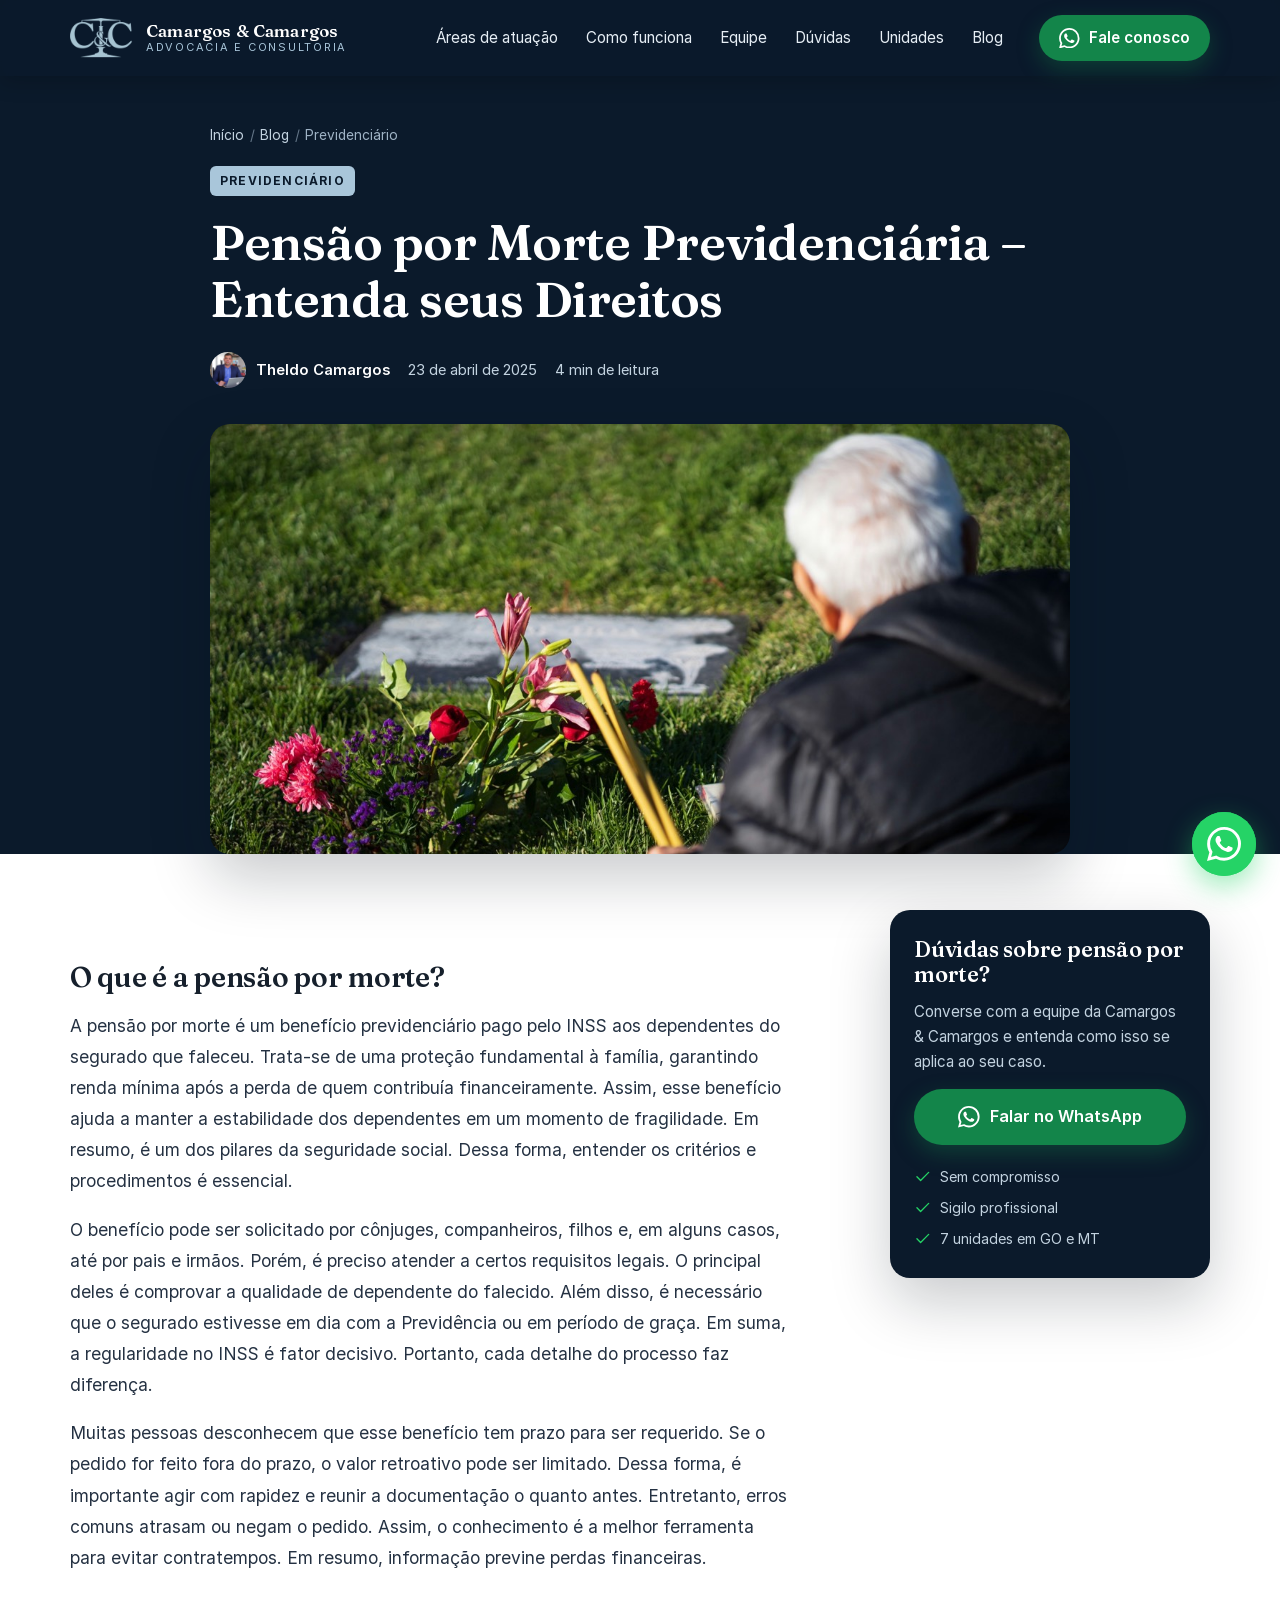
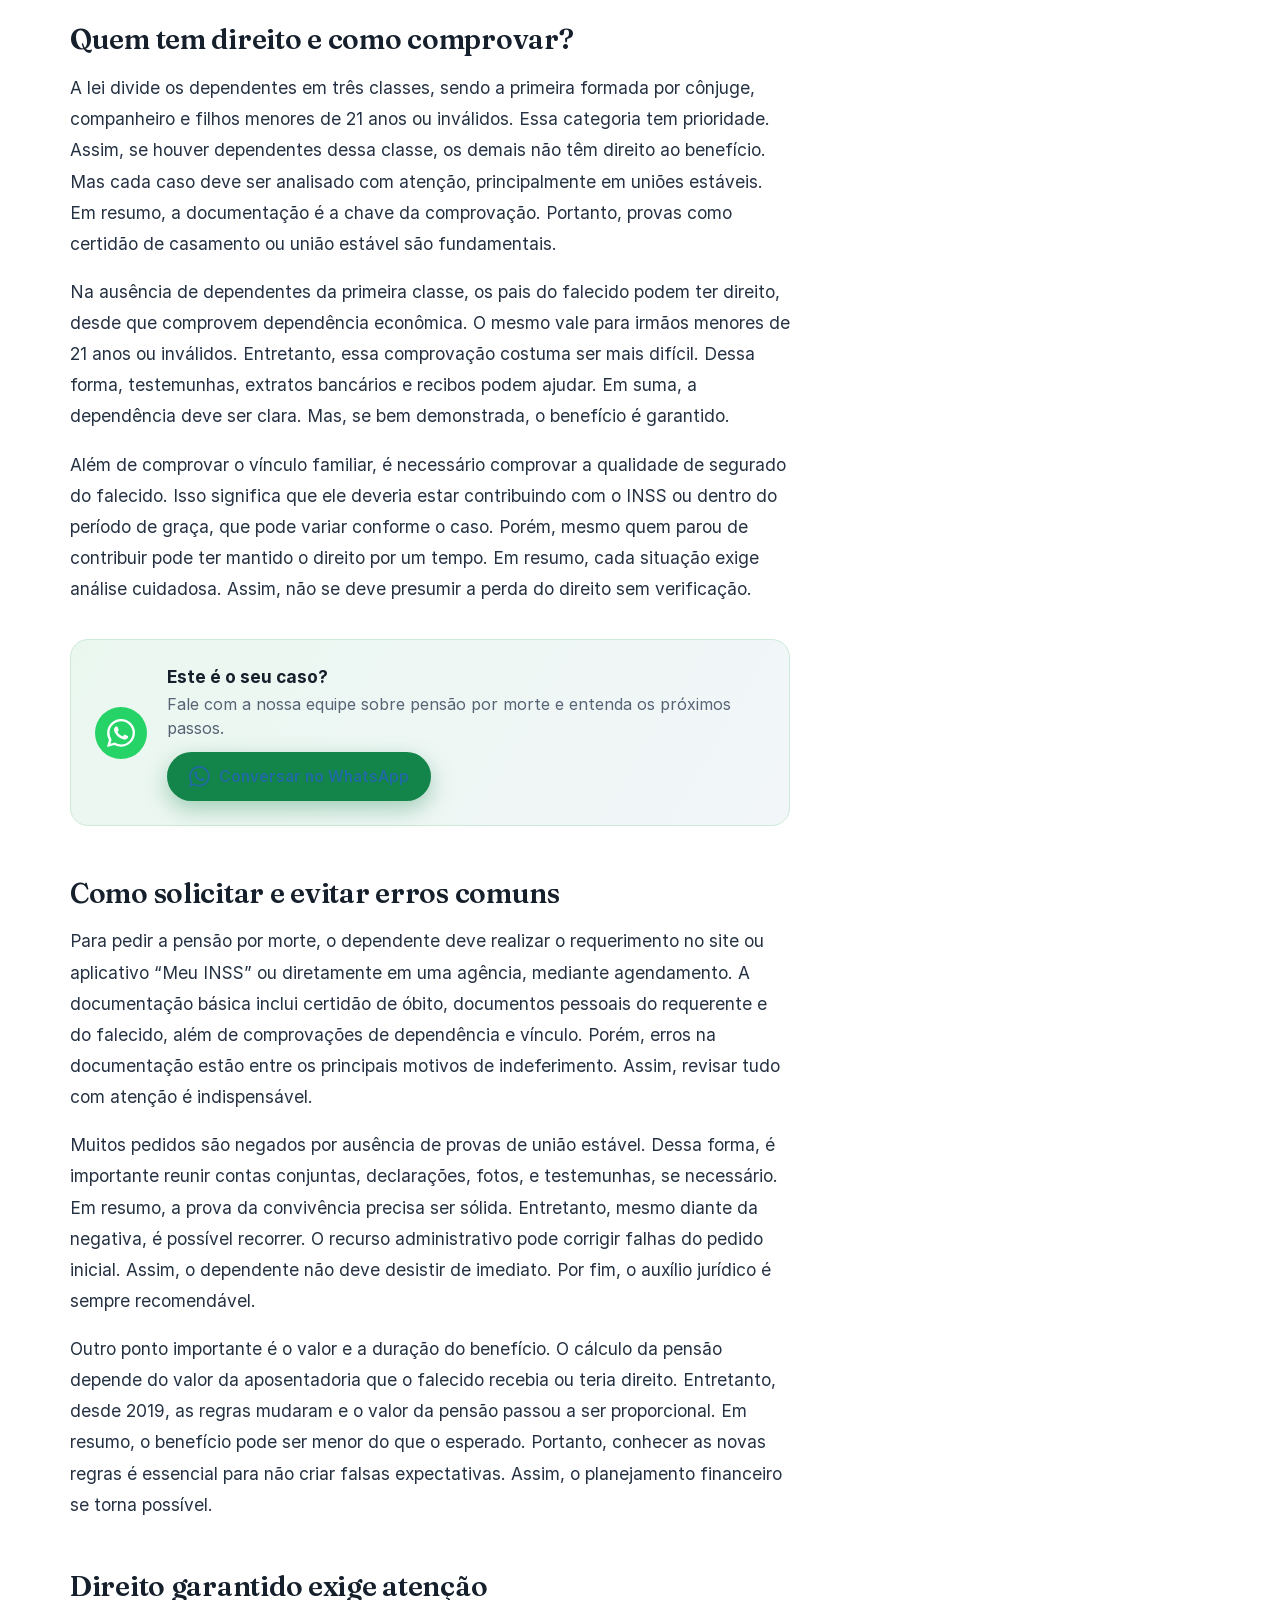
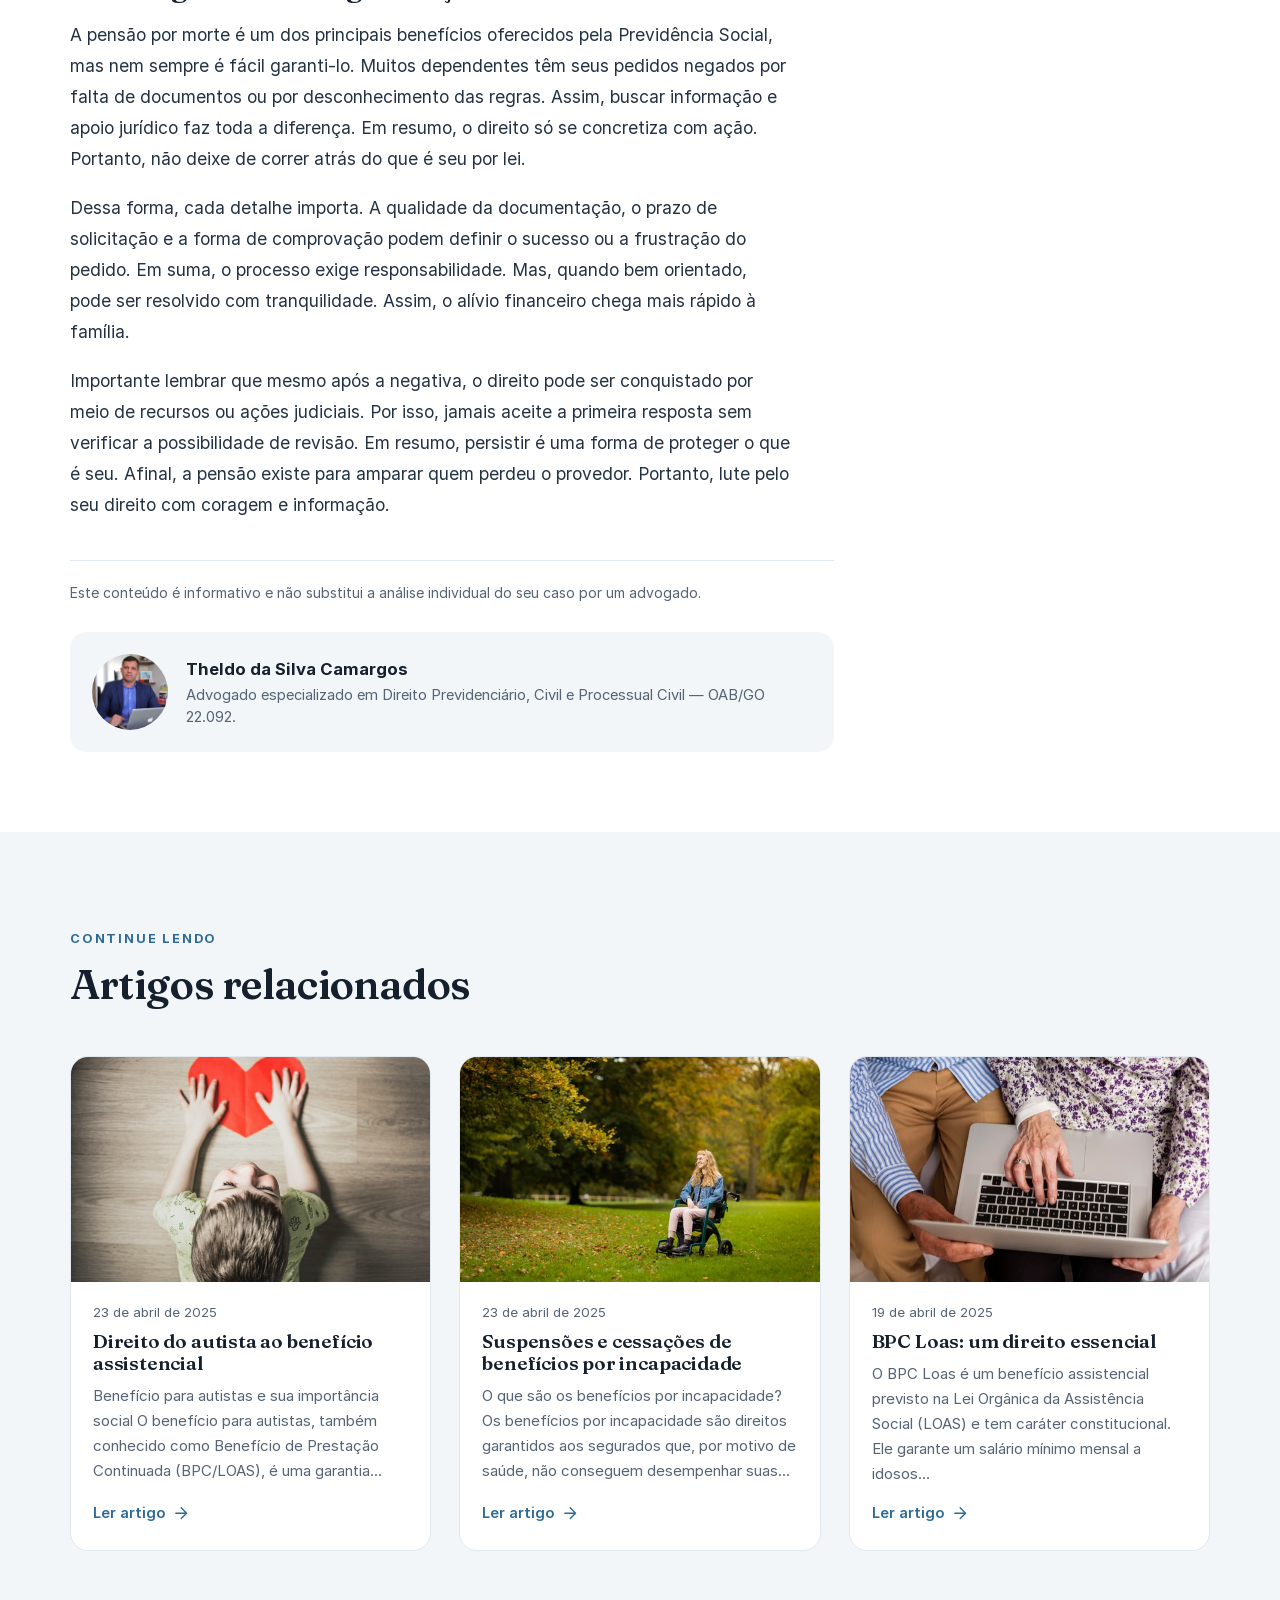
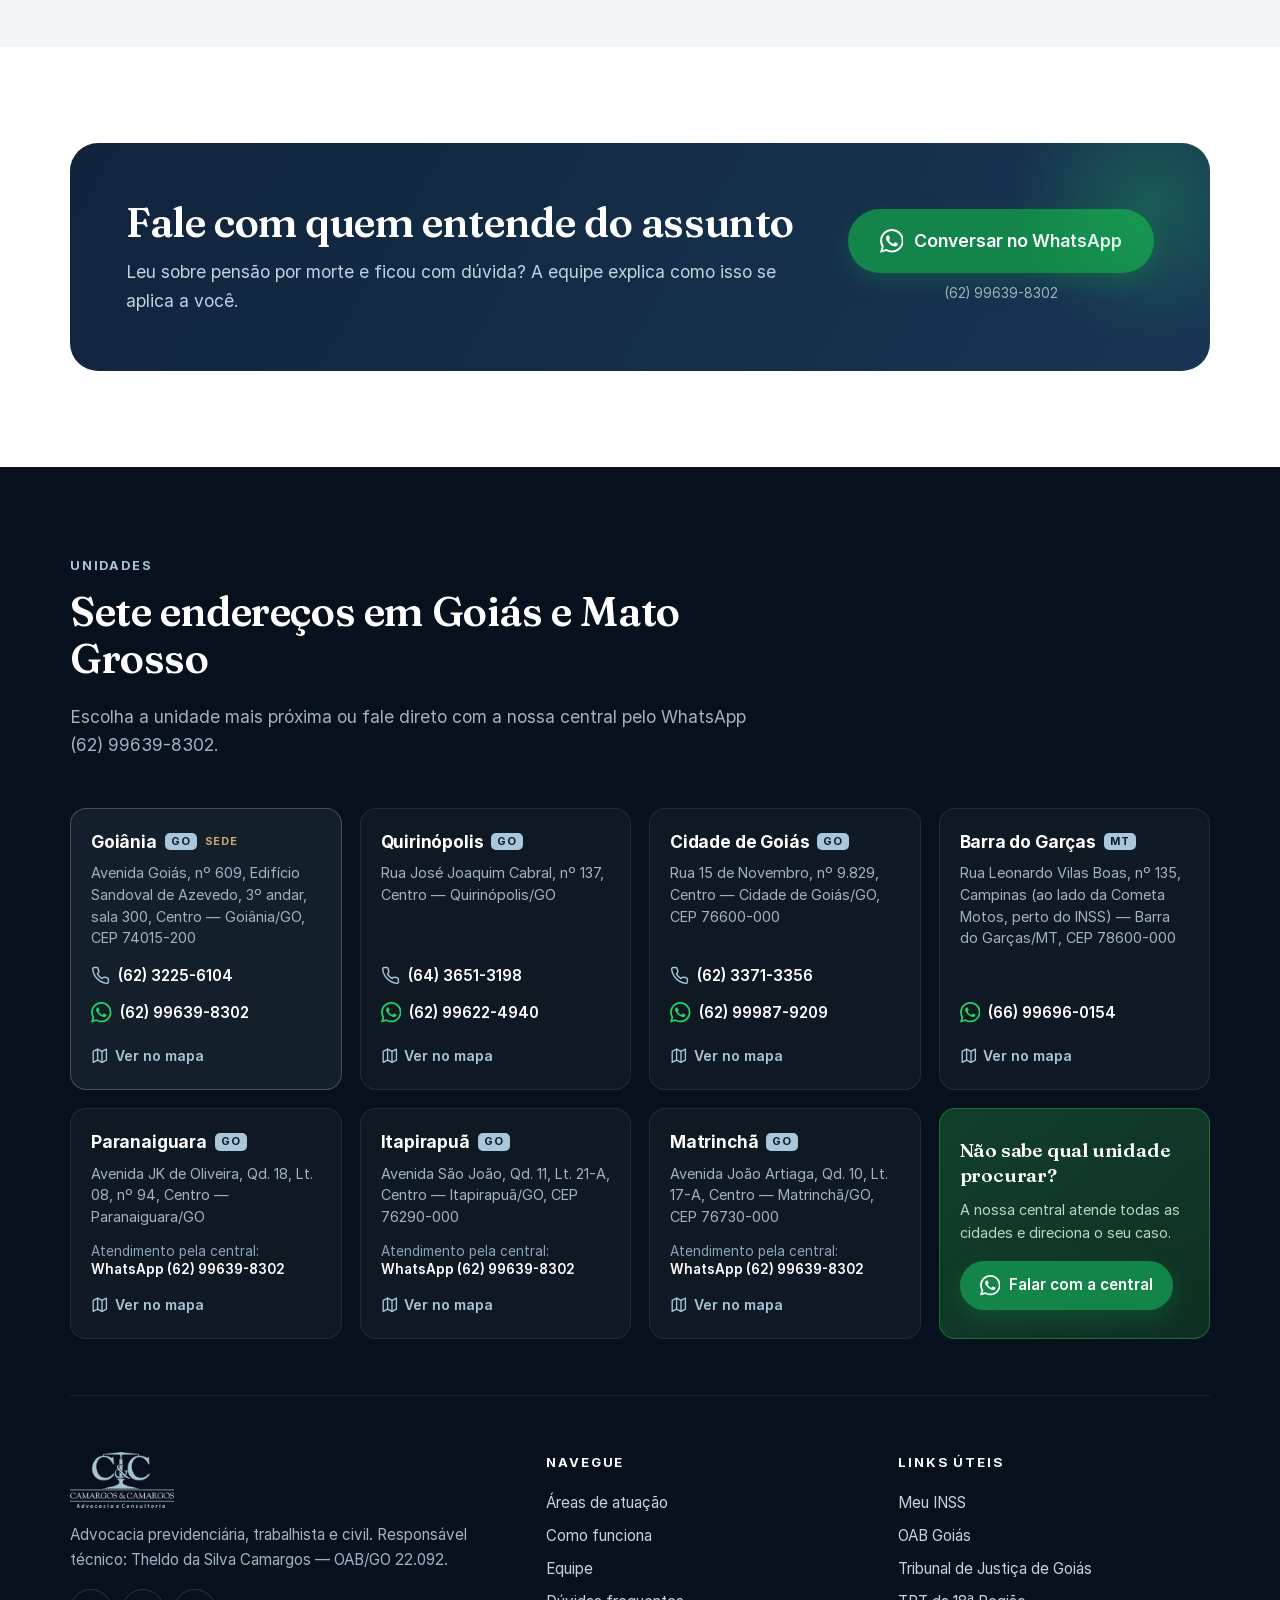
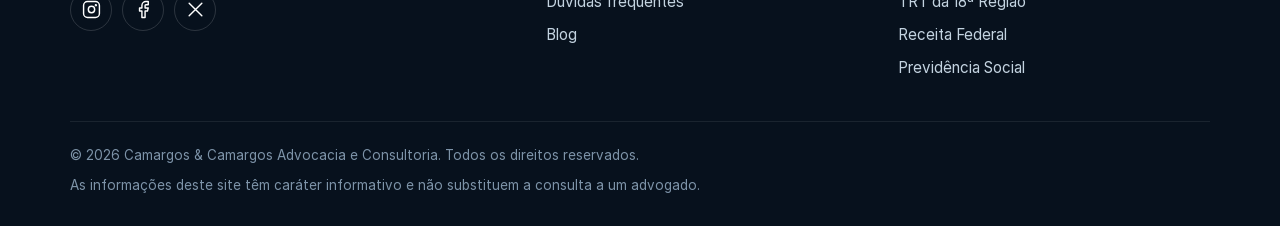
<file: pensao-por-morte-previdenciaria/index.html>
<!doctype html>
<html lang="pt-BR">
<head>
<meta charset="utf-8">
<meta name="viewport" content="width=device-width, initial-scale=1">
<title>Pensão por Morte Previdenciária – Entenda seus Direitos — Camargos &amp; Camargos Advocacia</title>
<meta name="description" content="O que é a pensão por morte? A pensão por morte é um benefício previdenciário pago pelo INSS aos dependentes do segurado que faleceu. Trata-se de uma proteção fundamental…">
<meta name="theme-color" content="#0b1a2b">
<meta name="robots" content="noindex, nofollow">
<link rel="canonical" href="https://camargosadvocacia.adv.br/pensao-por-morte-previdenciaria/">
<meta property="og:type" content="article">
<meta property="og:url" content="https://camargosadvocacia.adv.br/pensao-por-morte-previdenciaria/">
<meta property="og:locale" content="pt_BR">
<meta property="og:site_name" content="Camargos & Camargos Advocacia">
<meta property="og:title" content="Pensão por Morte Previdenciária – Entenda seus Direitos — Camargos &amp; Camargos Advocacia">
<meta property="og:description" content="O que é a pensão por morte? A pensão por morte é um benefício previdenciário pago pelo INSS aos dependentes do segurado que faleceu. Trata-se de uma proteção fundamental…">
<meta property="og:image" content="https://camargosadvocacia.adv.br/assets/img/pensao-por-morte-previdenciaria-1200.jpg">
<meta name="twitter:card" content="summary_large_image">
<link rel="icon" href="../assets/img/favicon-32.png" sizes="32x32">
<link rel="icon" href="../assets/img/favicon-192.png" sizes="192x192">
<link rel="apple-touch-icon" href="../assets/img/apple-touch-icon.png">
<link rel="preload" href="../assets/fonts/inter-400.woff2" as="font" type="font/woff2" crossorigin>
<link rel="preload" href="../assets/fonts/fraunces-600.woff2" as="font" type="font/woff2" crossorigin>
<link rel="stylesheet" href="../assets/css/site.css">
<script>document.documentElement.className+=" js";</script>
<!-- Google Tag Manager -->
<script>(function(w,d,s,l,i){w[l]=w[l]||[];w[l].push({'gtm.start':
new Date().getTime(),event:'gtm.js'});var f=d.getElementsByTagName(s)[0],
j=d.createElement(s),dl=l!='dataLayer'?'&l='+l:'';j.async=true;j.src=
'https://www.googletagmanager.com/gtm.js?id='+i+dl;f.parentNode.insertBefore(j,f);
})(window,document,'script','dataLayer','GTM-M9TGXZN7');</script>
<!-- End Google Tag Manager -->
</head>
<body>
<noscript><iframe src="https://www.googletagmanager.com/ns.html?id=GTM-M9TGXZN7" height="0" width="0" style="display:none;visibility:hidden"></iframe></noscript>
<a class="skip" href="#conteudo">Pular para o conteúdo</a>
<header class="site-header solid">
  <div class="wrap">
    <a class="brand" href="../" aria-label="Camargos & Camargos Advocacia — página inicial">
      <img src="../assets/img/logo-mark.png" alt="" width="160" height="100">
      <span>Camargos &amp; Camargos<small>Advocacia e Consultoria</small></span>
    </a>
    <nav class="nav" id="nav" aria-label="Principal"><a href="../#atuacao">Áreas de atuação</a><a href="../#como-funciona">Como funciona</a><a href="../#equipe">Equipe</a><a href="../#duvidas">Dúvidas</a><a href="../#contato">Unidades</a><a href="../blog/">Blog</a></nav>
    <a class="btn btn-wa header-cta" href="https://wa.me/5562996398302?text=Ol%C3%A1%21%20Vim%20pelo%20site%20e%20gostaria%20de%20falar%20com%20um%20advogado." target="_blank" rel="noopener" data-origem="cabecalho" data-assunto="geral"><svg class="wa-glyph" viewBox="0 0 24 24" aria-hidden="true"><path d="M17.472 14.382c-.297-.149-1.758-.867-2.03-.967-.273-.099-.471-.148-.67.15-.197.297-.767.966-.94 1.164-.174.199-.347.223-.644.075-.297-.15-1.255-.463-2.39-1.475-.883-.788-1.48-1.761-1.653-2.059-.173-.297-.018-.458.13-.606.134-.133.298-.347.446-.52.149-.174.198-.298.298-.497.099-.198.05-.371-.025-.52-.075-.149-.669-1.612-.916-2.207-.242-.579-.487-.5-.669-.51a12.8 12.8 0 0 0-.57-.01c-.198 0-.52.074-.792.372-.272.297-1.04 1.016-1.04 2.479 0 1.462 1.065 2.875 1.213 3.074.149.198 2.096 3.2 5.077 4.487.709.306 1.262.489 1.694.625.712.227 1.36.195 1.871.118.571-.085 1.758-.719 2.006-1.413.248-.694.248-1.289.173-1.413-.074-.124-.272-.198-.57-.347m-5.421 7.403h-.004a9.87 9.87 0 0 1-5.031-1.378l-.361-.214-3.741.982.998-3.648-.235-.374a9.86 9.86 0 0 1-1.51-5.26c.001-5.45 4.436-9.884 9.888-9.884a9.82 9.82 0 0 1 6.988 2.896 9.82 9.82 0 0 1 2.892 6.994c-.003 5.45-4.437 9.885-9.885 9.885M20.52 3.449C18.24 1.245 15.24 0 12.045 0 5.463 0 .104 5.359.101 11.943c0 2.096.548 4.142 1.588 5.945L0 24l6.305-1.654a11.9 11.9 0 0 0 5.734 1.46h.005c6.585 0 11.946-5.359 11.949-11.945a11.9 11.9 0 0 0-3.473-8.413"/></svg><span class="label">Fale conosco</span></a>
    <button class="nav-toggle" type="button" aria-controls="nav" aria-expanded="false" aria-label="Abrir menu"><svg class="i" viewBox="0 0 24 24" aria-hidden="true"><path d="M4 6h16M4 12h16M4 18h16"/></svg></button>
  </div>
</header>
<main id="conteudo">
<section class="art-hero">
  <div class="wrap">
    <nav class="crumbs" aria-label="Você está em"><a href="../">Início</a><span>/</span><a href="../blog/">Blog</a><span>/</span>Previdenciário</nav>
    <span class="cat">Previdenciário</span>
    <h1>Pensão por Morte Previdenciária – Entenda seus Direitos</h1>
    <div class="art-meta">
      <span class="who"><img src="../assets/img/autor-theldo.jpg" alt="" width="36" height="36">Theldo Camargos</span>
      <time datetime="2025-04-23">23 de abril de 2025</time>
      <span>4 min de leitura</span>
    </div>
    <figure class="art-cover">
      <img src="../assets/img/pensao-por-morte-previdenciaria-1200.jpg" srcset="../assets/img/pensao-por-morte-previdenciaria-600.jpg 600w, ../assets/img/pensao-por-morte-previdenciaria-1200.jpg 1200w" sizes="(max-width: 900px) 100vw, 860px" alt="" width="1200" height="675" fetchpriority="high">
    </figure>
  </div>
</section>
<div class="wrap art-layout">
  <article>
    <div class="prose">
<h2>O que é a pensão por morte?</h2>
<p>A pensão por morte é um benefício previdenciário pago pelo INSS aos dependentes do segurado que faleceu. Trata-se de uma proteção fundamental à família, garantindo renda mínima após a perda de quem contribuía financeiramente. Assim, esse benefício ajuda a manter a estabilidade dos dependentes em um momento de fragilidade. Em resumo, é um dos pilares da seguridade social. Dessa forma, entender os critérios e procedimentos é essencial.</p>
<p>O benefício pode ser solicitado por cônjuges, companheiros, filhos e, em alguns casos, até por pais e irmãos. Porém, é preciso atender a certos requisitos legais. O principal deles é comprovar a qualidade de dependente do falecido. Além disso, é necessário que o segurado estivesse em dia com a Previdência ou em período de graça. Em suma, a regularidade no INSS é fator decisivo. Portanto, cada detalhe do processo faz diferença.</p>
<p>Muitas pessoas desconhecem que esse benefício tem prazo para ser requerido. Se o pedido for feito fora do prazo, o valor retroativo pode ser limitado. Dessa forma, é importante agir com rapidez e reunir a documentação o quanto antes. Entretanto, erros comuns atrasam ou negam o pedido. Assim, o conhecimento é a melhor ferramenta para evitar contratempos. Em resumo, informação previne perdas financeiras.</p>
<h2>Quem tem direito e como comprovar?</h2>
<p>A lei divide os dependentes em três classes, sendo a primeira formada por cônjuge, companheiro e filhos menores de 21 anos ou inválidos. Essa categoria tem prioridade. Assim, se houver dependentes dessa classe, os demais não têm direito ao benefício. Mas cada caso deve ser analisado com atenção, principalmente em uniões estáveis. Em resumo, a documentação é a chave da comprovação. Portanto, provas como certidão de casamento ou união estável são fundamentais.</p>
<p>Na ausência de dependentes da primeira classe, os pais do falecido podem ter direito, desde que comprovem dependência econômica. O mesmo vale para irmãos menores de 21 anos ou inválidos. Entretanto, essa comprovação costuma ser mais difícil. Dessa forma, testemunhas, extratos bancários e recibos podem ajudar. Em suma, a dependência deve ser clara. Mas, se bem demonstrada, o benefício é garantido.</p>
<p>Além de comprovar o vínculo familiar, é necessário comprovar a qualidade de segurado do falecido. Isso significa que ele deveria estar contribuindo com o INSS ou dentro do período de graça, que pode variar conforme o caso. Porém, mesmo quem parou de contribuir pode ter mantido o direito por um tempo. Em resumo, cada situação exige análise cuidadosa. Assim, não se deve presumir a perda do direito sem verificação.</p>
<aside class="inline-cta">
  <span class="ico"><svg class="wa-glyph" viewBox="0 0 24 24" aria-hidden="true"><path d="M17.472 14.382c-.297-.149-1.758-.867-2.03-.967-.273-.099-.471-.148-.67.15-.197.297-.767.966-.94 1.164-.174.199-.347.223-.644.075-.297-.15-1.255-.463-2.39-1.475-.883-.788-1.48-1.761-1.653-2.059-.173-.297-.018-.458.13-.606.134-.133.298-.347.446-.52.149-.174.198-.298.298-.497.099-.198.05-.371-.025-.52-.075-.149-.669-1.612-.916-2.207-.242-.579-.487-.5-.669-.51a12.8 12.8 0 0 0-.57-.01c-.198 0-.52.074-.792.372-.272.297-1.04 1.016-1.04 2.479 0 1.462 1.065 2.875 1.213 3.074.149.198 2.096 3.2 5.077 4.487.709.306 1.262.489 1.694.625.712.227 1.36.195 1.871.118.571-.085 1.758-.719 2.006-1.413.248-.694.248-1.289.173-1.413-.074-.124-.272-.198-.57-.347m-5.421 7.403h-.004a9.87 9.87 0 0 1-5.031-1.378l-.361-.214-3.741.982.998-3.648-.235-.374a9.86 9.86 0 0 1-1.51-5.26c.001-5.45 4.436-9.884 9.888-9.884a9.82 9.82 0 0 1 6.988 2.896 9.82 9.82 0 0 1 2.892 6.994c-.003 5.45-4.437 9.885-9.885 9.885M20.52 3.449C18.24 1.245 15.24 0 12.045 0 5.463 0 .104 5.359.101 11.943c0 2.096.548 4.142 1.588 5.945L0 24l6.305-1.654a11.9 11.9 0 0 0 5.734 1.46h.005c6.585 0 11.946-5.359 11.949-11.945a11.9 11.9 0 0 0-3.473-8.413"/></svg></span>
  <div>
    <b>Este é o seu caso?</b>
    <p>Fale com a nossa equipe sobre pensão por morte e entenda os próximos passos.</p>
    <a class="btn btn-wa" href="https://wa.me/5562996398302?text=Ol%C3%A1%21%20Li%20o%20artigo%20%22Pens%C3%A3o%20por%20Morte%20Previdenci%C3%A1ria%20%E2%80%93%20Entenda%20seus%20Direitos%22%20no%20site%20e%20gostaria%20de%20tirar%20uma%20d%C3%BAvida." target="_blank" rel="noopener" data-origem="artigo-meio" data-assunto="pensao"><svg class="wa-glyph" viewBox="0 0 24 24" aria-hidden="true"><path d="M17.472 14.382c-.297-.149-1.758-.867-2.03-.967-.273-.099-.471-.148-.67.15-.197.297-.767.966-.94 1.164-.174.199-.347.223-.644.075-.297-.15-1.255-.463-2.39-1.475-.883-.788-1.48-1.761-1.653-2.059-.173-.297-.018-.458.13-.606.134-.133.298-.347.446-.52.149-.174.198-.298.298-.497.099-.198.05-.371-.025-.52-.075-.149-.669-1.612-.916-2.207-.242-.579-.487-.5-.669-.51a12.8 12.8 0 0 0-.57-.01c-.198 0-.52.074-.792.372-.272.297-1.04 1.016-1.04 2.479 0 1.462 1.065 2.875 1.213 3.074.149.198 2.096 3.2 5.077 4.487.709.306 1.262.489 1.694.625.712.227 1.36.195 1.871.118.571-.085 1.758-.719 2.006-1.413.248-.694.248-1.289.173-1.413-.074-.124-.272-.198-.57-.347m-5.421 7.403h-.004a9.87 9.87 0 0 1-5.031-1.378l-.361-.214-3.741.982.998-3.648-.235-.374a9.86 9.86 0 0 1-1.51-5.26c.001-5.45 4.436-9.884 9.888-9.884a9.82 9.82 0 0 1 6.988 2.896 9.82 9.82 0 0 1 2.892 6.994c-.003 5.45-4.437 9.885-9.885 9.885M20.52 3.449C18.24 1.245 15.24 0 12.045 0 5.463 0 .104 5.359.101 11.943c0 2.096.548 4.142 1.588 5.945L0 24l6.305-1.654a11.9 11.9 0 0 0 5.734 1.46h.005c6.585 0 11.946-5.359 11.949-11.945a11.9 11.9 0 0 0-3.473-8.413"/></svg>Conversar no WhatsApp</a>
  </div>
</aside>
<h2>Como solicitar e evitar erros comuns</h2>
<p>Para pedir a pensão por morte, o dependente deve realizar o requerimento no site ou aplicativo “Meu INSS” ou diretamente em uma agência, mediante agendamento. A documentação básica inclui certidão de óbito, documentos pessoais do requerente e do falecido, além de comprovações de dependência e vínculo. Porém, erros na documentação estão entre os principais motivos de indeferimento. Assim, revisar tudo com atenção é indispensável.</p>
<p>Muitos pedidos são negados por ausência de provas de união estável. Dessa forma, é importante reunir contas conjuntas, declarações, fotos, e testemunhas, se necessário. Em resumo, a prova da convivência precisa ser sólida. Entretanto, mesmo diante da negativa, é possível recorrer. O recurso administrativo pode corrigir falhas do pedido inicial. Assim, o dependente não deve desistir de imediato. Por fim, o auxílio jurídico é sempre recomendável.</p>
<p>Outro ponto importante é o valor e a duração do benefício. O cálculo da pensão depende do valor da aposentadoria que o falecido recebia ou teria direito. Entretanto, desde 2019, as regras mudaram e o valor da pensão passou a ser proporcional. Em resumo, o benefício pode ser menor do que o esperado. Portanto, conhecer as novas regras é essencial para não criar falsas expectativas. Assim, o planejamento financeiro se torna possível.</p>
<h2>Direito garantido exige atenção</h2>
<p>A pensão por morte é um dos principais benefícios oferecidos pela Previdência Social, mas nem sempre é fácil garanti-lo. Muitos dependentes têm seus pedidos negados por falta de documentos ou por desconhecimento das regras. Assim, buscar informação e apoio jurídico faz toda a diferença. Em resumo, o direito só se concretiza com ação. Portanto, não deixe de correr atrás do que é seu por lei.</p>
<p>Dessa forma, cada detalhe importa. A qualidade da documentação, o prazo de solicitação e a forma de comprovação podem definir o sucesso ou a frustração do pedido. Em suma, o processo exige responsabilidade. Mas, quando bem orientado, pode ser resolvido com tranquilidade. Assim, o alívio financeiro chega mais rápido à família.</p>
<p>Importante lembrar que mesmo após a negativa, o direito pode ser conquistado por meio de recursos ou ações judiciais. Por isso, jamais aceite a primeira resposta sem verificar a possibilidade de revisão. Em resumo, persistir é uma forma de proteger o que é seu. Afinal, a pensão existe para amparar quem perdeu o provedor. Portanto, lute pelo seu direito com coragem e informação.</p>
    </div>
    <p class="disclaimer">Este conteúdo é informativo e não substitui a análise individual do seu caso por um advogado.</p>
    <div class="author">
      <img src="../assets/img/autor-theldo.jpg" alt="" width="76" height="76" loading="lazy">
      <div><b>Theldo da Silva Camargos</b><p>Advogado especializado em Direito Previdenciário, Civil e Processual Civil — OAB/GO 22.092.</p></div>
    </div>
  </article>
  <aside class="art-aside">
    <div class="aside-card">
      <h3>Dúvidas sobre pensão por morte?</h3>
      <p>Converse com a equipe da Camargos &amp; Camargos e entenda como isso se aplica ao seu caso.</p>
      <a class="btn btn-wa" href="https://wa.me/5562996398302?text=Ol%C3%A1%21%20Li%20o%20artigo%20%22Pens%C3%A3o%20por%20Morte%20Previdenci%C3%A1ria%20%E2%80%93%20Entenda%20seus%20Direitos%22%20no%20site%20e%20gostaria%20de%20tirar%20uma%20d%C3%BAvida." target="_blank" rel="noopener" data-origem="artigo-lateral" data-assunto="pensao"><svg class="wa-glyph" viewBox="0 0 24 24" aria-hidden="true"><path d="M17.472 14.382c-.297-.149-1.758-.867-2.03-.967-.273-.099-.471-.148-.67.15-.197.297-.767.966-.94 1.164-.174.199-.347.223-.644.075-.297-.15-1.255-.463-2.39-1.475-.883-.788-1.48-1.761-1.653-2.059-.173-.297-.018-.458.13-.606.134-.133.298-.347.446-.52.149-.174.198-.298.298-.497.099-.198.05-.371-.025-.52-.075-.149-.669-1.612-.916-2.207-.242-.579-.487-.5-.669-.51a12.8 12.8 0 0 0-.57-.01c-.198 0-.52.074-.792.372-.272.297-1.04 1.016-1.04 2.479 0 1.462 1.065 2.875 1.213 3.074.149.198 2.096 3.2 5.077 4.487.709.306 1.262.489 1.694.625.712.227 1.36.195 1.871.118.571-.085 1.758-.719 2.006-1.413.248-.694.248-1.289.173-1.413-.074-.124-.272-.198-.57-.347m-5.421 7.403h-.004a9.87 9.87 0 0 1-5.031-1.378l-.361-.214-3.741.982.998-3.648-.235-.374a9.86 9.86 0 0 1-1.51-5.26c.001-5.45 4.436-9.884 9.888-9.884a9.82 9.82 0 0 1 6.988 2.896 9.82 9.82 0 0 1 2.892 6.994c-.003 5.45-4.437 9.885-9.885 9.885M20.52 3.449C18.24 1.245 15.24 0 12.045 0 5.463 0 .104 5.359.101 11.943c0 2.096.548 4.142 1.588 5.945L0 24l6.305-1.654a11.9 11.9 0 0 0 5.734 1.46h.005c6.585 0 11.946-5.359 11.949-11.945a11.9 11.9 0 0 0-3.473-8.413"/></svg>Falar no WhatsApp</a>
      <ul>
        <li><svg class="i" viewBox="0 0 24 24" aria-hidden="true"><path d="M20 6 9 17l-5-5"/></svg>Sem compromisso</li>
        <li><svg class="i" viewBox="0 0 24 24" aria-hidden="true"><path d="M20 6 9 17l-5-5"/></svg>Sigilo profissional</li>
        <li><svg class="i" viewBox="0 0 24 24" aria-hidden="true"><path d="M20 6 9 17l-5-5"/></svg>7 unidades em GO e MT</li>
      </ul>
    </div>
  </aside>
</div>
<section class="section section-alt">
  <div class="wrap">
    <div class="section-head"><span class="kicker">Continue lendo</span><h2>Artigos relacionados</h2></div>
    <div class="posts">
<a class="post-card reveal" href="../direito-do-autista-ao-beneficio-assistencial/">
  <img src="../assets/img/direito-do-autista-ao-beneficio-assistencial-600.jpg" alt="" width="600" height="375" loading="lazy">
  <div>
    <time datetime="2025-04-23">23 de abril de 2025</time>
    <h3>Direito do autista ao benefício assistencial</h3>
    <p>Benefício para autistas e sua importância social O benefício para autistas, também conhecido como Benefício de Prestação Continuada (BPC/LOAS), é uma garantia…</p>
    <span class="more">Ler artigo <svg class="i" viewBox="0 0 24 24" aria-hidden="true"><path d="M5 12h14M12 5l7 7-7 7"/></svg></span>
  </div>
</a><a class="post-card reveal" href="../beneficios-por-incapacidade/">
  <img src="../assets/img/beneficios-por-incapacidade-600.jpg" alt="" width="600" height="375" loading="lazy">
  <div>
    <time datetime="2025-04-23">23 de abril de 2025</time>
    <h3>Suspensões e cessações de benefícios por incapacidade</h3>
    <p>O que são os benefícios por incapacidade? Os benefícios por incapacidade são direitos garantidos aos segurados que, por motivo de saúde, não conseguem desempenhar suas…</p>
    <span class="more">Ler artigo <svg class="i" viewBox="0 0 24 24" aria-hidden="true"><path d="M5 12h14M12 5l7 7-7 7"/></svg></span>
  </div>
</a><a class="post-card reveal" href="../bpc-loas-um-direito-essencial/">
  <img src="../assets/img/bpc-loas-um-direito-essencial-600.jpg" alt="" width="600" height="375" loading="lazy">
  <div>
    <time datetime="2025-04-19">19 de abril de 2025</time>
    <h3>BPC Loas: um direito essencial</h3>
    <p>O BPC Loas é um benefício assistencial previsto na Lei Orgânica da Assistência Social (LOAS) e tem caráter constitucional. Ele garante um salário mínimo mensal a idosos…</p>
    <span class="more">Ler artigo <svg class="i" viewBox="0 0 24 24" aria-hidden="true"><path d="M5 12h14M12 5l7 7-7 7"/></svg></span>
  </div>
</a>
    </div>
  </div>
</section>
<section class="section" aria-label="Fale conosco">
  <div class="wrap">
    <div class="cta-band reveal">
      <div>
        <h2>Fale com quem entende do assunto</h2>
        <p>Leu sobre pensão por morte e ficou com dúvida? A equipe explica como isso se aplica a você.</p>
      </div>
      <div>
        <a class="btn btn-wa btn-lg" href="https://wa.me/5562996398302?text=Ol%C3%A1%21%20Li%20o%20artigo%20%22Pens%C3%A3o%20por%20Morte%20Previdenci%C3%A1ria%20%E2%80%93%20Entenda%20seus%20Direitos%22%20no%20site%20e%20gostaria%20de%20tirar%20uma%20d%C3%BAvida." target="_blank" rel="noopener" data-origem="artigo-faixa" data-assunto="geral"><svg class="wa-glyph" viewBox="0 0 24 24" aria-hidden="true"><path d="M17.472 14.382c-.297-.149-1.758-.867-2.03-.967-.273-.099-.471-.148-.67.15-.197.297-.767.966-.94 1.164-.174.199-.347.223-.644.075-.297-.15-1.255-.463-2.39-1.475-.883-.788-1.48-1.761-1.653-2.059-.173-.297-.018-.458.13-.606.134-.133.298-.347.446-.52.149-.174.198-.298.298-.497.099-.198.05-.371-.025-.52-.075-.149-.669-1.612-.916-2.207-.242-.579-.487-.5-.669-.51a12.8 12.8 0 0 0-.57-.01c-.198 0-.52.074-.792.372-.272.297-1.04 1.016-1.04 2.479 0 1.462 1.065 2.875 1.213 3.074.149.198 2.096 3.2 5.077 4.487.709.306 1.262.489 1.694.625.712.227 1.36.195 1.871.118.571-.085 1.758-.719 2.006-1.413.248-.694.248-1.289.173-1.413-.074-.124-.272-.198-.57-.347m-5.421 7.403h-.004a9.87 9.87 0 0 1-5.031-1.378l-.361-.214-3.741.982.998-3.648-.235-.374a9.86 9.86 0 0 1-1.51-5.26c.001-5.45 4.436-9.884 9.888-9.884a9.82 9.82 0 0 1 6.988 2.896 9.82 9.82 0 0 1 2.892 6.994c-.003 5.45-4.437 9.885-9.885 9.885M20.52 3.449C18.24 1.245 15.24 0 12.045 0 5.463 0 .104 5.359.101 11.943c0 2.096.548 4.142 1.588 5.945L0 24l6.305-1.654a11.9 11.9 0 0 0 5.734 1.46h.005c6.585 0 11.946-5.359 11.949-11.945a11.9 11.9 0 0 0-3.473-8.413"/></svg>Conversar no WhatsApp</a>
        <span class="btn-sub">(62) 99639-8302</span>
      </div>
    </div>
  </div>
</section>

</main>
<footer class="site-footer" id="contato">
  <div class="wrap">
    <div class="section-head">
      <span class="kicker">Unidades</span>
      <h2>Sete endereços em Goiás e Mato Grosso</h2>
      <p>Escolha a unidade mais próxima ou fale direto com a nossa central pelo WhatsApp (62) 99639-8302.</p>
    </div>
    <div class="units">
<div class="unit main">
  <h3>Goiânia <span class="uf">GO</span> <span class="badge">Sede</span></h3>
  <address>Avenida Goiás, nº 609, Edifício Sandoval de Azevedo, 3º andar, sala 300, Centro — Goiânia/GO, CEP 74015-200</address>
  <ul><li><a href="tel:+556232256104" data-origem="rodape-unidade"><svg class="i" viewBox="0 0 24 24" aria-hidden="true"><path d="M22 16.92v3a2 2 0 0 1-2.18 2 19.79 19.79 0 0 1-8.63-3.07 19.5 19.5 0 0 1-6-6 19.79 19.79 0 0 1-3.07-8.67A2 2 0 0 1 4.11 2h3a2 2 0 0 1 2 1.72c.13.96.36 1.9.7 2.81a2 2 0 0 1-.45 2.11L8.09 9.91a16 16 0 0 0 6 6l1.27-1.27a2 2 0 0 1 2.11-.45c.91.34 1.85.57 2.81.7A2 2 0 0 1 22 16.92z"/></svg>(62) 3225-6104</a></li><li><a class="wa" href="https://wa.me/5562996398302?text=Ol%C3%A1%21%20Vim%20pelo%20site%20e%20gostaria%20de%20falar%20com%20a%20unidade%20de%20Goi%C3%A2nia." target="_blank" rel="noopener" data-origem="rodape-unidade" data-assunto="unidade-goiania"><svg class="wa-glyph" viewBox="0 0 24 24" aria-hidden="true"><path d="M17.472 14.382c-.297-.149-1.758-.867-2.03-.967-.273-.099-.471-.148-.67.15-.197.297-.767.966-.94 1.164-.174.199-.347.223-.644.075-.297-.15-1.255-.463-2.39-1.475-.883-.788-1.48-1.761-1.653-2.059-.173-.297-.018-.458.13-.606.134-.133.298-.347.446-.52.149-.174.198-.298.298-.497.099-.198.05-.371-.025-.52-.075-.149-.669-1.612-.916-2.207-.242-.579-.487-.5-.669-.51a12.8 12.8 0 0 0-.57-.01c-.198 0-.52.074-.792.372-.272.297-1.04 1.016-1.04 2.479 0 1.462 1.065 2.875 1.213 3.074.149.198 2.096 3.2 5.077 4.487.709.306 1.262.489 1.694.625.712.227 1.36.195 1.871.118.571-.085 1.758-.719 2.006-1.413.248-.694.248-1.289.173-1.413-.074-.124-.272-.198-.57-.347m-5.421 7.403h-.004a9.87 9.87 0 0 1-5.031-1.378l-.361-.214-3.741.982.998-3.648-.235-.374a9.86 9.86 0 0 1-1.51-5.26c.001-5.45 4.436-9.884 9.888-9.884a9.82 9.82 0 0 1 6.988 2.896 9.82 9.82 0 0 1 2.892 6.994c-.003 5.45-4.437 9.885-9.885 9.885M20.52 3.449C18.24 1.245 15.24 0 12.045 0 5.463 0 .104 5.359.101 11.943c0 2.096.548 4.142 1.588 5.945L0 24l6.305-1.654a11.9 11.9 0 0 0 5.734 1.46h.005c6.585 0 11.946-5.359 11.949-11.945a11.9 11.9 0 0 0-3.473-8.413"/></svg>(62) 99639-8302</a></li></ul>
  <a class="map" href="https://maps.app.goo.gl/dH1hRmNgZ6PrfpzB8" target="_blank" rel="noopener noreferrer"><svg class="i" viewBox="0 0 24 24" aria-hidden="true"><path d="M9 3 3 6v15l6-3 6 3 6-3V3l-6 3-6-3Z"/><path d="M9 3v15M15 6v15"/></svg>Ver no mapa</a>
</div>
<div class="unit">
  <h3>Quirinópolis <span class="uf">GO</span> </h3>
  <address>Rua José Joaquim Cabral, nº 137, Centro — Quirinópolis/GO</address>
  <ul><li><a href="tel:+556436513198" data-origem="rodape-unidade"><svg class="i" viewBox="0 0 24 24" aria-hidden="true"><path d="M22 16.92v3a2 2 0 0 1-2.18 2 19.79 19.79 0 0 1-8.63-3.07 19.5 19.5 0 0 1-6-6 19.79 19.79 0 0 1-3.07-8.67A2 2 0 0 1 4.11 2h3a2 2 0 0 1 2 1.72c.13.96.36 1.9.7 2.81a2 2 0 0 1-.45 2.11L8.09 9.91a16 16 0 0 0 6 6l1.27-1.27a2 2 0 0 1 2.11-.45c.91.34 1.85.57 2.81.7A2 2 0 0 1 22 16.92z"/></svg>(64) 3651-3198</a></li><li><a class="wa" href="https://wa.me/5562996224940?text=Ol%C3%A1%21%20Vim%20pelo%20site%20e%20gostaria%20de%20falar%20com%20a%20unidade%20de%20Quirin%C3%B3polis." target="_blank" rel="noopener" data-origem="rodape-unidade" data-assunto="unidade-quirinopolis"><svg class="wa-glyph" viewBox="0 0 24 24" aria-hidden="true"><path d="M17.472 14.382c-.297-.149-1.758-.867-2.03-.967-.273-.099-.471-.148-.67.15-.197.297-.767.966-.94 1.164-.174.199-.347.223-.644.075-.297-.15-1.255-.463-2.39-1.475-.883-.788-1.48-1.761-1.653-2.059-.173-.297-.018-.458.13-.606.134-.133.298-.347.446-.52.149-.174.198-.298.298-.497.099-.198.05-.371-.025-.52-.075-.149-.669-1.612-.916-2.207-.242-.579-.487-.5-.669-.51a12.8 12.8 0 0 0-.57-.01c-.198 0-.52.074-.792.372-.272.297-1.04 1.016-1.04 2.479 0 1.462 1.065 2.875 1.213 3.074.149.198 2.096 3.2 5.077 4.487.709.306 1.262.489 1.694.625.712.227 1.36.195 1.871.118.571-.085 1.758-.719 2.006-1.413.248-.694.248-1.289.173-1.413-.074-.124-.272-.198-.57-.347m-5.421 7.403h-.004a9.87 9.87 0 0 1-5.031-1.378l-.361-.214-3.741.982.998-3.648-.235-.374a9.86 9.86 0 0 1-1.51-5.26c.001-5.45 4.436-9.884 9.888-9.884a9.82 9.82 0 0 1 6.988 2.896 9.82 9.82 0 0 1 2.892 6.994c-.003 5.45-4.437 9.885-9.885 9.885M20.52 3.449C18.24 1.245 15.24 0 12.045 0 5.463 0 .104 5.359.101 11.943c0 2.096.548 4.142 1.588 5.945L0 24l6.305-1.654a11.9 11.9 0 0 0 5.734 1.46h.005c6.585 0 11.946-5.359 11.949-11.945a11.9 11.9 0 0 0-3.473-8.413"/></svg>(62) 99622-4940</a></li></ul>
  <a class="map" href="https://maps.app.goo.gl/U8AoDPwBhqAqfcE17" target="_blank" rel="noopener noreferrer"><svg class="i" viewBox="0 0 24 24" aria-hidden="true"><path d="M9 3 3 6v15l6-3 6 3 6-3V3l-6 3-6-3Z"/><path d="M9 3v15M15 6v15"/></svg>Ver no mapa</a>
</div>
<div class="unit">
  <h3>Cidade de Goiás <span class="uf">GO</span> </h3>
  <address>Rua 15 de Novembro, nº 9.829, Centro — Cidade de Goiás/GO, CEP 76600-000</address>
  <ul><li><a href="tel:+556233713356" data-origem="rodape-unidade"><svg class="i" viewBox="0 0 24 24" aria-hidden="true"><path d="M22 16.92v3a2 2 0 0 1-2.18 2 19.79 19.79 0 0 1-8.63-3.07 19.5 19.5 0 0 1-6-6 19.79 19.79 0 0 1-3.07-8.67A2 2 0 0 1 4.11 2h3a2 2 0 0 1 2 1.72c.13.96.36 1.9.7 2.81a2 2 0 0 1-.45 2.11L8.09 9.91a16 16 0 0 0 6 6l1.27-1.27a2 2 0 0 1 2.11-.45c.91.34 1.85.57 2.81.7A2 2 0 0 1 22 16.92z"/></svg>(62) 3371-3356</a></li><li><a class="wa" href="https://wa.me/5562999879209?text=Ol%C3%A1%21%20Vim%20pelo%20site%20e%20gostaria%20de%20falar%20com%20a%20unidade%20de%20Cidade%20de%20Goi%C3%A1s." target="_blank" rel="noopener" data-origem="rodape-unidade" data-assunto="unidade-cidade-de-goias"><svg class="wa-glyph" viewBox="0 0 24 24" aria-hidden="true"><path d="M17.472 14.382c-.297-.149-1.758-.867-2.03-.967-.273-.099-.471-.148-.67.15-.197.297-.767.966-.94 1.164-.174.199-.347.223-.644.075-.297-.15-1.255-.463-2.39-1.475-.883-.788-1.48-1.761-1.653-2.059-.173-.297-.018-.458.13-.606.134-.133.298-.347.446-.52.149-.174.198-.298.298-.497.099-.198.05-.371-.025-.52-.075-.149-.669-1.612-.916-2.207-.242-.579-.487-.5-.669-.51a12.8 12.8 0 0 0-.57-.01c-.198 0-.52.074-.792.372-.272.297-1.04 1.016-1.04 2.479 0 1.462 1.065 2.875 1.213 3.074.149.198 2.096 3.2 5.077 4.487.709.306 1.262.489 1.694.625.712.227 1.36.195 1.871.118.571-.085 1.758-.719 2.006-1.413.248-.694.248-1.289.173-1.413-.074-.124-.272-.198-.57-.347m-5.421 7.403h-.004a9.87 9.87 0 0 1-5.031-1.378l-.361-.214-3.741.982.998-3.648-.235-.374a9.86 9.86 0 0 1-1.51-5.26c.001-5.45 4.436-9.884 9.888-9.884a9.82 9.82 0 0 1 6.988 2.896 9.82 9.82 0 0 1 2.892 6.994c-.003 5.45-4.437 9.885-9.885 9.885M20.52 3.449C18.24 1.245 15.24 0 12.045 0 5.463 0 .104 5.359.101 11.943c0 2.096.548 4.142 1.588 5.945L0 24l6.305-1.654a11.9 11.9 0 0 0 5.734 1.46h.005c6.585 0 11.946-5.359 11.949-11.945a11.9 11.9 0 0 0-3.473-8.413"/></svg>(62) 99987-9209</a></li></ul>
  <a class="map" href="https://maps.app.goo.gl/Jdz9qP5f8D2WxH1b6" target="_blank" rel="noopener noreferrer"><svg class="i" viewBox="0 0 24 24" aria-hidden="true"><path d="M9 3 3 6v15l6-3 6 3 6-3V3l-6 3-6-3Z"/><path d="M9 3v15M15 6v15"/></svg>Ver no mapa</a>
</div>
<div class="unit">
  <h3>Barra do Garças <span class="uf">MT</span> </h3>
  <address>Rua Leonardo Vilas Boas, nº 135, Campinas (ao lado da Cometa Motos, perto do INSS) — Barra do Garças/MT, CEP 78600-000</address>
  <ul><li><a class="wa" href="https://wa.me/5566996960154?text=Ol%C3%A1%21%20Vim%20pelo%20site%20e%20gostaria%20de%20falar%20com%20a%20unidade%20de%20Barra%20do%20Gar%C3%A7as." target="_blank" rel="noopener" data-origem="rodape-unidade" data-assunto="unidade-barra-do-garcas"><svg class="wa-glyph" viewBox="0 0 24 24" aria-hidden="true"><path d="M17.472 14.382c-.297-.149-1.758-.867-2.03-.967-.273-.099-.471-.148-.67.15-.197.297-.767.966-.94 1.164-.174.199-.347.223-.644.075-.297-.15-1.255-.463-2.39-1.475-.883-.788-1.48-1.761-1.653-2.059-.173-.297-.018-.458.13-.606.134-.133.298-.347.446-.52.149-.174.198-.298.298-.497.099-.198.05-.371-.025-.52-.075-.149-.669-1.612-.916-2.207-.242-.579-.487-.5-.669-.51a12.8 12.8 0 0 0-.57-.01c-.198 0-.52.074-.792.372-.272.297-1.04 1.016-1.04 2.479 0 1.462 1.065 2.875 1.213 3.074.149.198 2.096 3.2 5.077 4.487.709.306 1.262.489 1.694.625.712.227 1.36.195 1.871.118.571-.085 1.758-.719 2.006-1.413.248-.694.248-1.289.173-1.413-.074-.124-.272-.198-.57-.347m-5.421 7.403h-.004a9.87 9.87 0 0 1-5.031-1.378l-.361-.214-3.741.982.998-3.648-.235-.374a9.86 9.86 0 0 1-1.51-5.26c.001-5.45 4.436-9.884 9.888-9.884a9.82 9.82 0 0 1 6.988 2.896 9.82 9.82 0 0 1 2.892 6.994c-.003 5.45-4.437 9.885-9.885 9.885M20.52 3.449C18.24 1.245 15.24 0 12.045 0 5.463 0 .104 5.359.101 11.943c0 2.096.548 4.142 1.588 5.945L0 24l6.305-1.654a11.9 11.9 0 0 0 5.734 1.46h.005c6.585 0 11.946-5.359 11.949-11.945a11.9 11.9 0 0 0-3.473-8.413"/></svg>(66) 99696-0154</a></li></ul>
  <a class="map" href="https://maps.app.goo.gl/ZDNPL3F1xupZJgHD7" target="_blank" rel="noopener noreferrer"><svg class="i" viewBox="0 0 24 24" aria-hidden="true"><path d="M9 3 3 6v15l6-3 6 3 6-3V3l-6 3-6-3Z"/><path d="M9 3v15M15 6v15"/></svg>Ver no mapa</a>
</div>
<div class="unit">
  <h3>Paranaiguara <span class="uf">GO</span> </h3>
  <address>Avenida JK de Oliveira, Qd. 18, Lt. 08, nº 94, Centro — Paranaiguara/GO</address>
  <ul><li class="note">Atendimento pela central:<br><a href="https://wa.me/5562996398302?text=Ol%C3%A1%21%20Vim%20pelo%20site%20e%20gostaria%20de%20falar%20sobre%20a%20unidade%20de%20Paranaiguara." target="_blank" rel="noopener" data-origem="rodape-unidade" data-assunto="unidade-paranaiguara">WhatsApp (62) 99639-8302</a></li></ul>
  <a class="map" href="https://maps.app.goo.gl/APBmf67jMW1DNZy3A" target="_blank" rel="noopener noreferrer"><svg class="i" viewBox="0 0 24 24" aria-hidden="true"><path d="M9 3 3 6v15l6-3 6 3 6-3V3l-6 3-6-3Z"/><path d="M9 3v15M15 6v15"/></svg>Ver no mapa</a>
</div>
<div class="unit">
  <h3>Itapirapuã <span class="uf">GO</span> </h3>
  <address>Avenida São João, Qd. 11, Lt. 21-A, Centro — Itapirapuã/GO, CEP 76290-000</address>
  <ul><li class="note">Atendimento pela central:<br><a href="https://wa.me/5562996398302?text=Ol%C3%A1%21%20Vim%20pelo%20site%20e%20gostaria%20de%20falar%20sobre%20a%20unidade%20de%20Itapirapu%C3%A3." target="_blank" rel="noopener" data-origem="rodape-unidade" data-assunto="unidade-itapirapua">WhatsApp (62) 99639-8302</a></li></ul>
  <a class="map" href="https://maps.app.goo.gl/EuHV1Uv2mb4c4m259" target="_blank" rel="noopener noreferrer"><svg class="i" viewBox="0 0 24 24" aria-hidden="true"><path d="M9 3 3 6v15l6-3 6 3 6-3V3l-6 3-6-3Z"/><path d="M9 3v15M15 6v15"/></svg>Ver no mapa</a>
</div>
<div class="unit">
  <h3>Matrinchã <span class="uf">GO</span> </h3>
  <address>Avenida João Artiaga, Qd. 10, Lt. 17-A, Centro — Matrinchã/GO, CEP 76730-000</address>
  <ul><li class="note">Atendimento pela central:<br><a href="https://wa.me/5562996398302?text=Ol%C3%A1%21%20Vim%20pelo%20site%20e%20gostaria%20de%20falar%20sobre%20a%20unidade%20de%20Matrinch%C3%A3." target="_blank" rel="noopener" data-origem="rodape-unidade" data-assunto="unidade-matrincha">WhatsApp (62) 99639-8302</a></li></ul>
  <a class="map" href="https://www.google.com/maps/place/Av.+Jo%C3%A3o+Artiaga,+Matrinch%C3%A3+-+GO,+76730-000/@-15.4387446,-50.7470675,17z" target="_blank" rel="noopener noreferrer"><svg class="i" viewBox="0 0 24 24" aria-hidden="true"><path d="M9 3 3 6v15l6-3 6 3 6-3V3l-6 3-6-3Z"/><path d="M9 3v15M15 6v15"/></svg>Ver no mapa</a>
</div>
<div class="unit central">
  <h3>Não sabe qual unidade procurar?</h3>
  <p>A nossa central atende todas as cidades e direciona o seu caso.</p>
  <a class="btn btn-wa" href="https://wa.me/5562996398302?text=Ol%C3%A1%21%20Vim%20pelo%20site%20e%20gostaria%20de%20falar%20com%20um%20advogado." target="_blank" rel="noopener" data-origem="rodape-central" data-assunto="geral"><svg class="wa-glyph" viewBox="0 0 24 24" aria-hidden="true"><path d="M17.472 14.382c-.297-.149-1.758-.867-2.03-.967-.273-.099-.471-.148-.67.15-.197.297-.767.966-.94 1.164-.174.199-.347.223-.644.075-.297-.15-1.255-.463-2.39-1.475-.883-.788-1.48-1.761-1.653-2.059-.173-.297-.018-.458.13-.606.134-.133.298-.347.446-.52.149-.174.198-.298.298-.497.099-.198.05-.371-.025-.52-.075-.149-.669-1.612-.916-2.207-.242-.579-.487-.5-.669-.51a12.8 12.8 0 0 0-.57-.01c-.198 0-.52.074-.792.372-.272.297-1.04 1.016-1.04 2.479 0 1.462 1.065 2.875 1.213 3.074.149.198 2.096 3.2 5.077 4.487.709.306 1.262.489 1.694.625.712.227 1.36.195 1.871.118.571-.085 1.758-.719 2.006-1.413.248-.694.248-1.289.173-1.413-.074-.124-.272-.198-.57-.347m-5.421 7.403h-.004a9.87 9.87 0 0 1-5.031-1.378l-.361-.214-3.741.982.998-3.648-.235-.374a9.86 9.86 0 0 1-1.51-5.26c.001-5.45 4.436-9.884 9.888-9.884a9.82 9.82 0 0 1 6.988 2.896 9.82 9.82 0 0 1 2.892 6.994c-.003 5.45-4.437 9.885-9.885 9.885M20.52 3.449C18.24 1.245 15.24 0 12.045 0 5.463 0 .104 5.359.101 11.943c0 2.096.548 4.142 1.588 5.945L0 24l6.305-1.654a11.9 11.9 0 0 0 5.734 1.46h.005c6.585 0 11.946-5.359 11.949-11.945a11.9 11.9 0 0 0-3.473-8.413"/></svg>Falar com a central</a>
</div>
    </div>
    <div class="foot-grid">
      <div class="foot-brand">
        <img src="../assets/img/logo.png" alt="Camargos & Camargos Advocacia" width="278" height="150" loading="lazy">
        <p>Advocacia previdenciária, trabalhista e civil. Responsável técnico: Theldo da Silva Camargos — OAB/GO 22.092.</p>
        <div class="social">
          <a href="https://www.instagram.com/camargosadvocacia/" target="_blank" rel="noopener noreferrer" aria-label="Instagram"><svg class="i" viewBox="0 0 24 24" aria-hidden="true"><rect x="2" y="2" width="20" height="20" rx="5"/><circle cx="12" cy="12" r="4"/><circle cx="17.5" cy="6.5" r=".6" fill="currentColor"/></svg></a>
          <a href="https://www.facebook.com/camargosadvocacia.adv" target="_blank" rel="noopener noreferrer" aria-label="Facebook"><svg class="i" viewBox="0 0 24 24" aria-hidden="true"><path d="M18 2h-3a5 5 0 0 0-5 5v3H7v4h3v8h4v-8h3l1-4h-4V7a1 1 0 0 1 1-1h3z"/></svg></a>
          <a href="https://x.com/CamargosAdvocac" target="_blank" rel="noopener noreferrer" aria-label="X (Twitter)"><svg class="i" viewBox="0 0 24 24" aria-hidden="true"><path d="M4 4l16 16M20 4 4 20"/></svg></a>
        </div>
      </div>
      <div>
        <h4>Navegue</h4>
        <ul>
          <li><a href="../#atuacao">Áreas de atuação</a></li>
          <li><a href="../#como-funciona">Como funciona</a></li>
          <li><a href="../#equipe">Equipe</a></li>
          <li><a href="../#duvidas">Dúvidas frequentes</a></li>
          <li><a href="../blog/">Blog</a></li>
        </ul>
      </div>
      <div>
        <h4>Links úteis</h4>
        <ul>
          <li><a href="https://meu.inss.gov.br/" target="_blank" rel="noopener noreferrer">Meu INSS</a></li>
          <li><a href="https://www.oabgo.org.br/" target="_blank" rel="noopener noreferrer">OAB Goiás</a></li>
          <li><a href="https://www.tjgo.jus.br/" target="_blank" rel="noopener noreferrer">Tribunal de Justiça de Goiás</a></li>
          <li><a href="https://www.trt18.jus.br/" target="_blank" rel="noopener noreferrer">TRT da 18ª Região</a></li>
          <li><a href="https://www.gov.br/receitafederal/" target="_blank" rel="noopener noreferrer">Receita Federal</a></li>
          <li><a href="https://www.gov.br/previdencia/" target="_blank" rel="noopener noreferrer">Previdência Social</a></li>
        </ul>
      </div>
    </div>
    <div class="foot-bottom">
      <span>© 2026 Camargos &amp; Camargos Advocacia e Consultoria. Todos os direitos reservados.</span>
      <span>As informações deste site têm caráter informativo e não substituem a consulta a um advogado.</span>
    </div>
  </div>
</footer>
<div class="wa-float">
  <div class="wa-bubble" role="status">
    <b>Precisa de orientação?</b>
    Fale com a nossa equipe pelo <a href="https://wa.me/5562996398302?text=Ol%C3%A1%21%20Li%20o%20artigo%20%22Pens%C3%A3o%20por%20Morte%20Previdenci%C3%A1ria%20%E2%80%93%20Entenda%20seus%20Direitos%22%20no%20site%20e%20gostaria%20de%20tirar%20uma%20d%C3%BAvida." target="_blank" rel="noopener" data-origem="balao" data-assunto="geral">WhatsApp</a>.
    <button type="button" aria-label="Fechar">×</button>
  </div>
  <a class="fab" href="https://wa.me/5562996398302?text=Ol%C3%A1%21%20Li%20o%20artigo%20%22Pens%C3%A3o%20por%20Morte%20Previdenci%C3%A1ria%20%E2%80%93%20Entenda%20seus%20Direitos%22%20no%20site%20e%20gostaria%20de%20tirar%20uma%20d%C3%BAvida." target="_blank" rel="noopener" data-origem="botao-flutuante" data-assunto="geral" aria-label="Conversar pelo WhatsApp"><svg class="wa-glyph" viewBox="0 0 24 24" aria-hidden="true"><path d="M17.472 14.382c-.297-.149-1.758-.867-2.03-.967-.273-.099-.471-.148-.67.15-.197.297-.767.966-.94 1.164-.174.199-.347.223-.644.075-.297-.15-1.255-.463-2.39-1.475-.883-.788-1.48-1.761-1.653-2.059-.173-.297-.018-.458.13-.606.134-.133.298-.347.446-.52.149-.174.198-.298.298-.497.099-.198.05-.371-.025-.52-.075-.149-.669-1.612-.916-2.207-.242-.579-.487-.5-.669-.51a12.8 12.8 0 0 0-.57-.01c-.198 0-.52.074-.792.372-.272.297-1.04 1.016-1.04 2.479 0 1.462 1.065 2.875 1.213 3.074.149.198 2.096 3.2 5.077 4.487.709.306 1.262.489 1.694.625.712.227 1.36.195 1.871.118.571-.085 1.758-.719 2.006-1.413.248-.694.248-1.289.173-1.413-.074-.124-.272-.198-.57-.347m-5.421 7.403h-.004a9.87 9.87 0 0 1-5.031-1.378l-.361-.214-3.741.982.998-3.648-.235-.374a9.86 9.86 0 0 1-1.51-5.26c.001-5.45 4.436-9.884 9.888-9.884a9.82 9.82 0 0 1 6.988 2.896 9.82 9.82 0 0 1 2.892 6.994c-.003 5.45-4.437 9.885-9.885 9.885M20.52 3.449C18.24 1.245 15.24 0 12.045 0 5.463 0 .104 5.359.101 11.943c0 2.096.548 4.142 1.588 5.945L0 24l6.305-1.654a11.9 11.9 0 0 0 5.734 1.46h.005c6.585 0 11.946-5.359 11.949-11.945a11.9 11.9 0 0 0-3.473-8.413"/></svg></a>
</div>
<div class="mbar">
  <a class="btn btn-wa" href="https://wa.me/5562996398302?text=Ol%C3%A1%21%20Li%20o%20artigo%20%22Pens%C3%A3o%20por%20Morte%20Previdenci%C3%A1ria%20%E2%80%93%20Entenda%20seus%20Direitos%22%20no%20site%20e%20gostaria%20de%20tirar%20uma%20d%C3%BAvida." target="_blank" rel="noopener" data-origem="barra-mobile" data-assunto="geral"><svg class="wa-glyph" viewBox="0 0 24 24" aria-hidden="true"><path d="M17.472 14.382c-.297-.149-1.758-.867-2.03-.967-.273-.099-.471-.148-.67.15-.197.297-.767.966-.94 1.164-.174.199-.347.223-.644.075-.297-.15-1.255-.463-2.39-1.475-.883-.788-1.48-1.761-1.653-2.059-.173-.297-.018-.458.13-.606.134-.133.298-.347.446-.52.149-.174.198-.298.298-.497.099-.198.05-.371-.025-.52-.075-.149-.669-1.612-.916-2.207-.242-.579-.487-.5-.669-.51a12.8 12.8 0 0 0-.57-.01c-.198 0-.52.074-.792.372-.272.297-1.04 1.016-1.04 2.479 0 1.462 1.065 2.875 1.213 3.074.149.198 2.096 3.2 5.077 4.487.709.306 1.262.489 1.694.625.712.227 1.36.195 1.871.118.571-.085 1.758-.719 2.006-1.413.248-.694.248-1.289.173-1.413-.074-.124-.272-.198-.57-.347m-5.421 7.403h-.004a9.87 9.87 0 0 1-5.031-1.378l-.361-.214-3.741.982.998-3.648-.235-.374a9.86 9.86 0 0 1-1.51-5.26c.001-5.45 4.436-9.884 9.888-9.884a9.82 9.82 0 0 1 6.988 2.896 9.82 9.82 0 0 1 2.892 6.994c-.003 5.45-4.437 9.885-9.885 9.885M20.52 3.449C18.24 1.245 15.24 0 12.045 0 5.463 0 .104 5.359.101 11.943c0 2.096.548 4.142 1.588 5.945L0 24l6.305-1.654a11.9 11.9 0 0 0 5.734 1.46h.005c6.585 0 11.946-5.359 11.949-11.945a11.9 11.9 0 0 0-3.473-8.413"/></svg>Conversar no WhatsApp</a>
  <a class="btn call" href="tel:+556232256104" data-origem="barra-mobile" aria-label="Ligar para (62) 3225-6104"><svg class="i" viewBox="0 0 24 24" aria-hidden="true"><path d="M22 16.92v3a2 2 0 0 1-2.18 2 19.79 19.79 0 0 1-8.63-3.07 19.5 19.5 0 0 1-6-6 19.79 19.79 0 0 1-3.07-8.67A2 2 0 0 1 4.11 2h3a2 2 0 0 1 2 1.72c.13.96.36 1.9.7 2.81a2 2 0 0 1-.45 2.11L8.09 9.91a16 16 0 0 0 6 6l1.27-1.27a2 2 0 0 1 2.11-.45c.91.34 1.85.57 2.81.7A2 2 0 0 1 22 16.92z"/></svg></a>
</div>
<script src="../assets/js/site.js" defer></script>
</body>
</html>
</file>
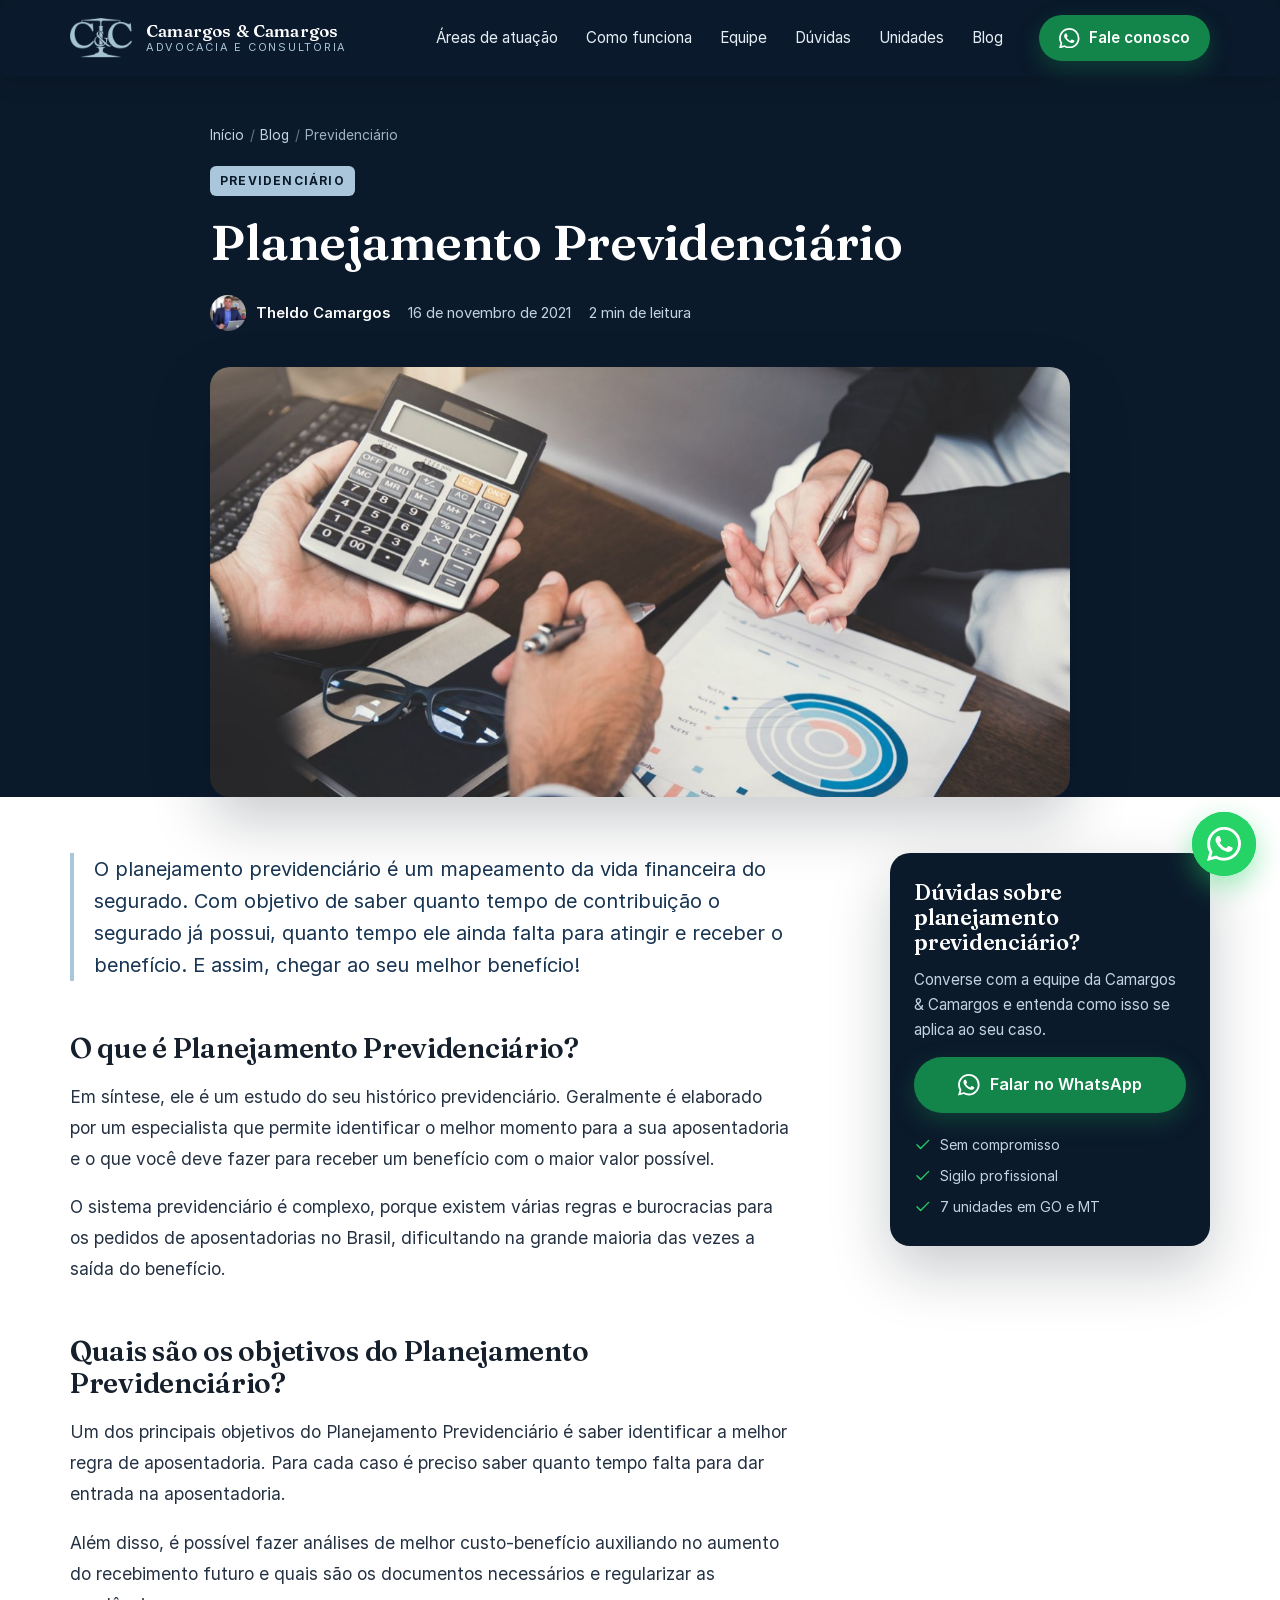
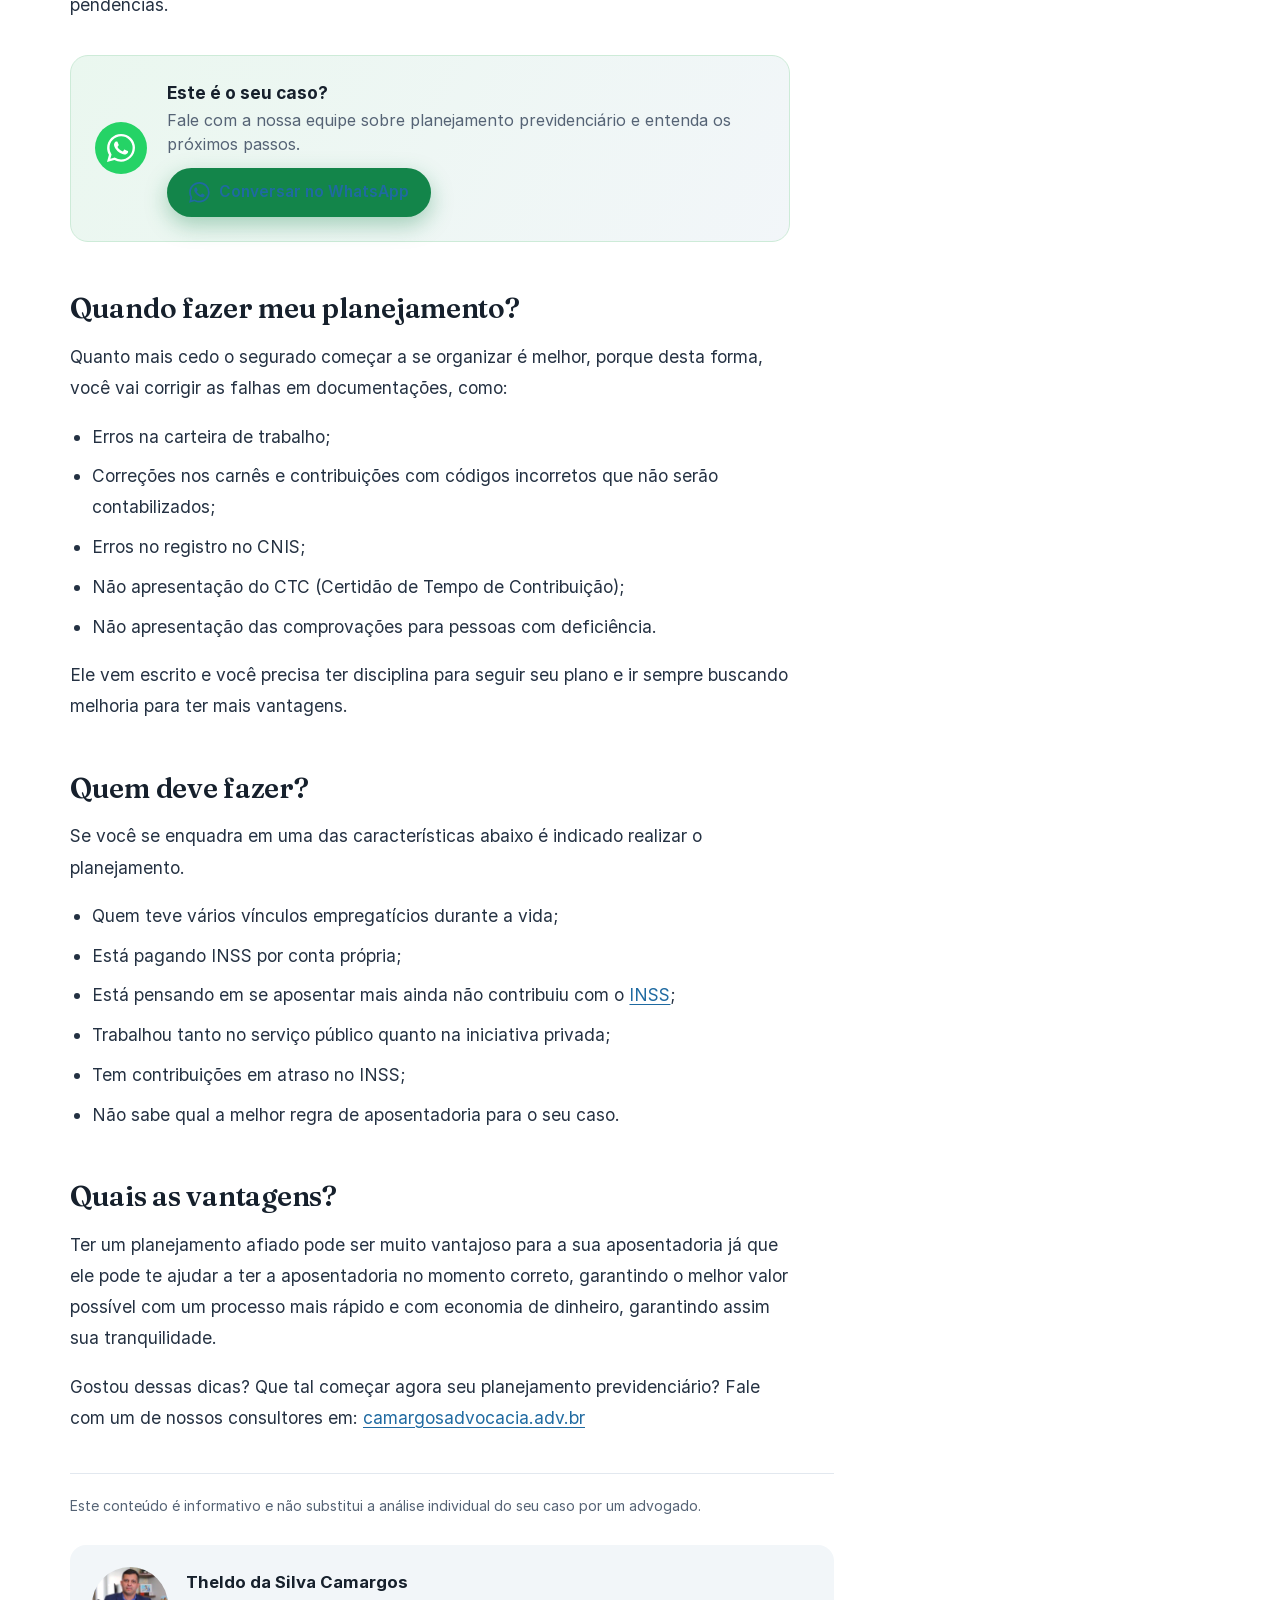
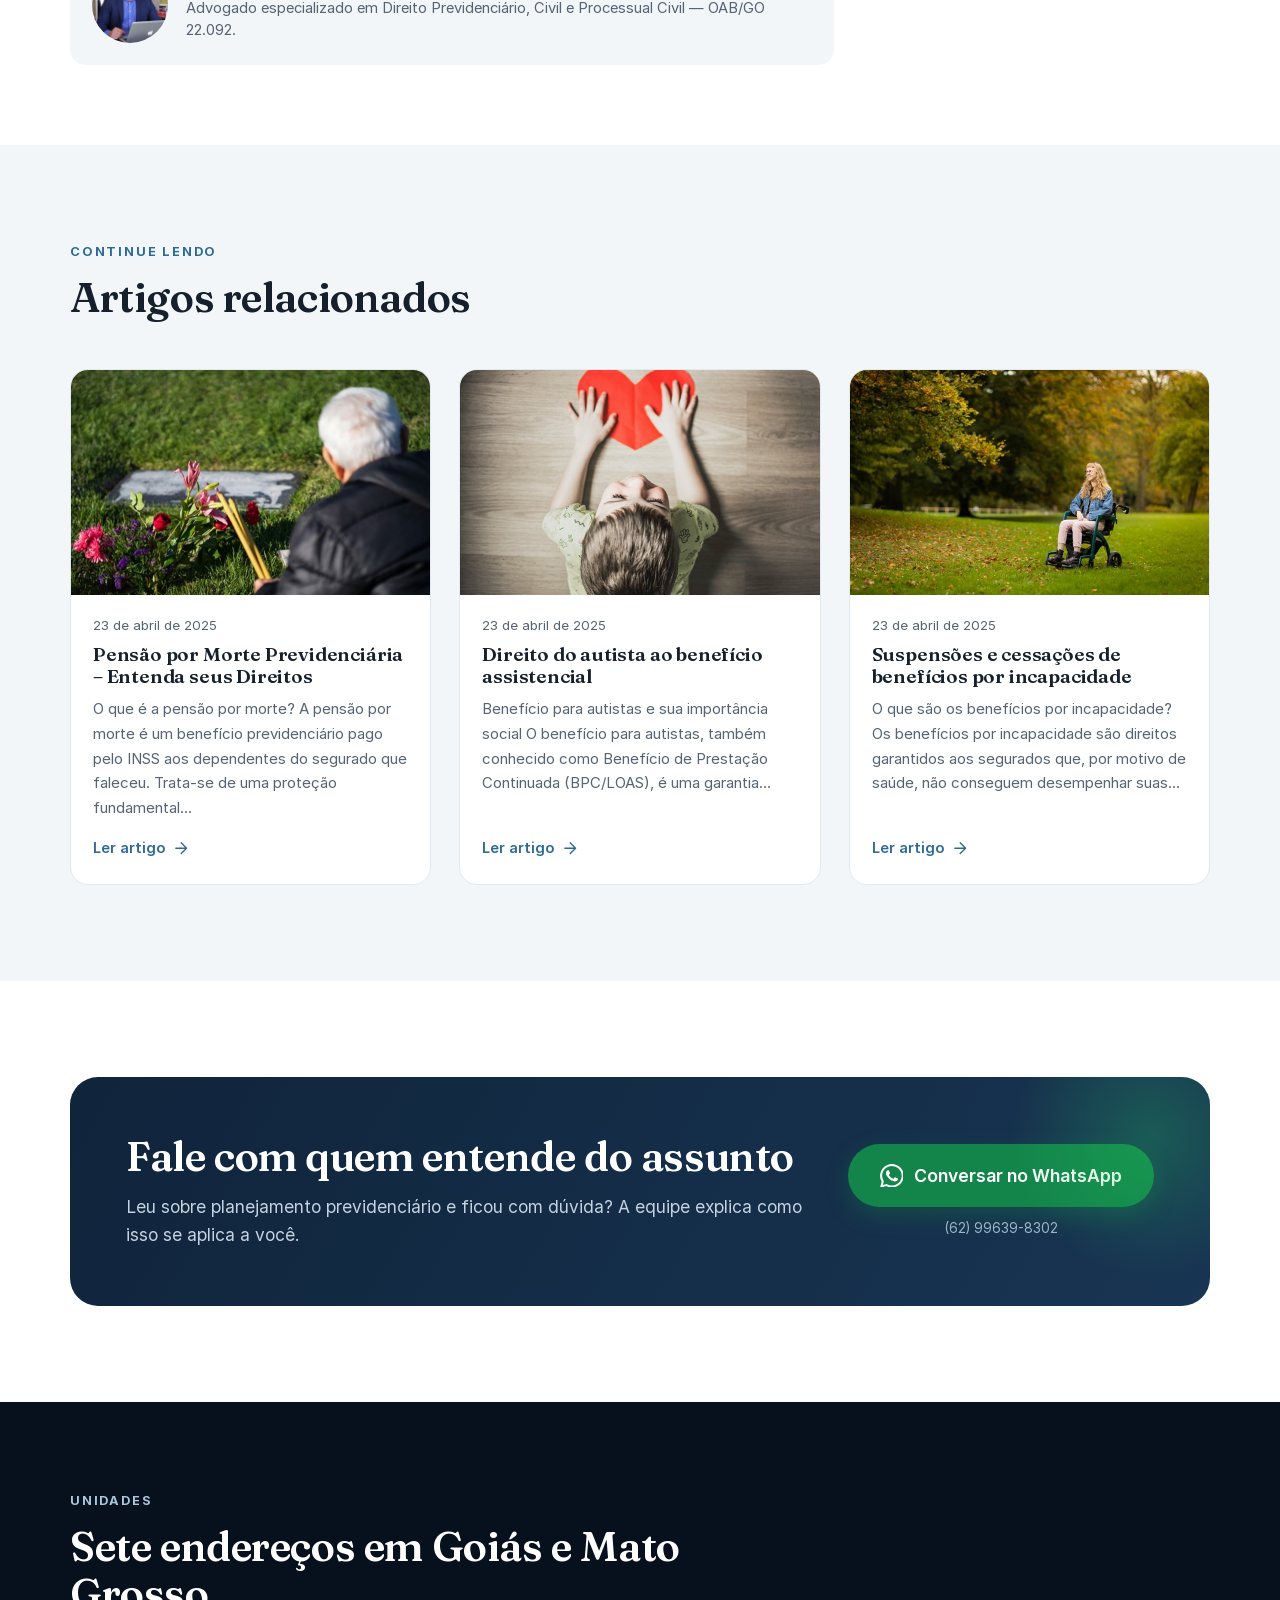
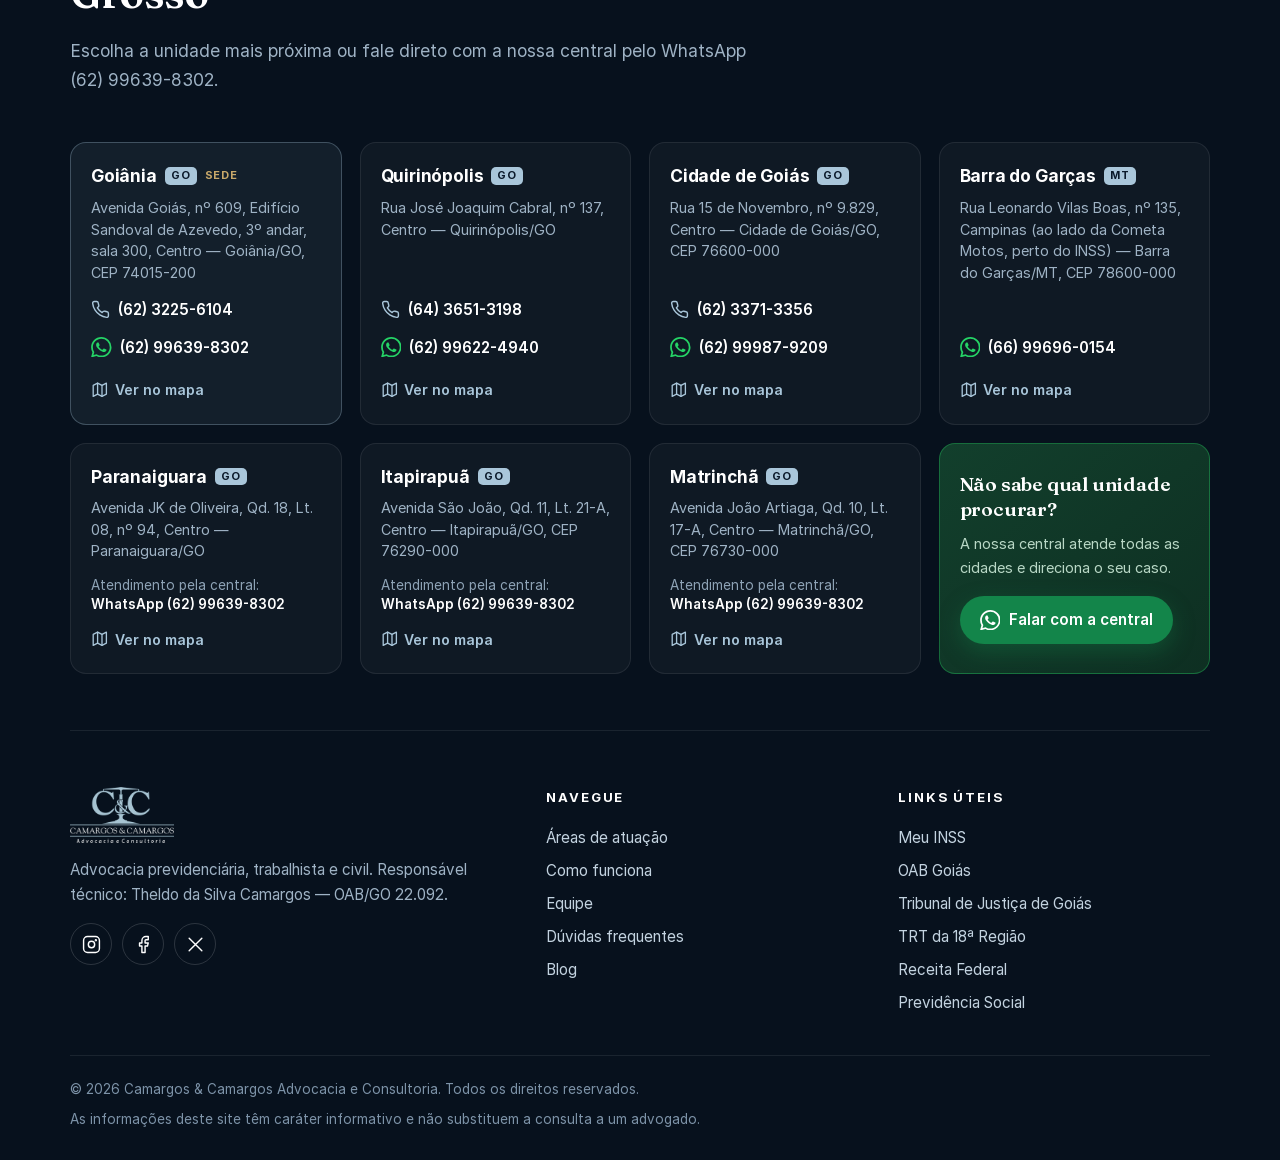
<file: planejamento-previdenciario/index.html>
<!doctype html>
<html lang="pt-BR">
<head>
<meta charset="utf-8">
<meta name="viewport" content="width=device-width, initial-scale=1">
<title>Planejamento Previdenciário — Camargos &amp; Camargos Advocacia</title>
<meta name="description" content="O planejamento previdenciário é um mapeamento da vida financeira do segurado. Com objetivo de saber quanto tempo de contribuição o segurado já possui, quanto tempo ele…">
<meta name="theme-color" content="#0b1a2b">
<meta name="robots" content="noindex, nofollow">
<link rel="canonical" href="https://camargosadvocacia.adv.br/planejamento-previdenciario/">
<meta property="og:type" content="article">
<meta property="og:url" content="https://camargosadvocacia.adv.br/planejamento-previdenciario/">
<meta property="og:locale" content="pt_BR">
<meta property="og:site_name" content="Camargos & Camargos Advocacia">
<meta property="og:title" content="Planejamento Previdenciário — Camargos &amp; Camargos Advocacia">
<meta property="og:description" content="O planejamento previdenciário é um mapeamento da vida financeira do segurado. Com objetivo de saber quanto tempo de contribuição o segurado já possui, quanto tempo ele…">
<meta property="og:image" content="https://camargosadvocacia.adv.br/assets/img/planejamento-previdenciario-1200.jpg">
<meta name="twitter:card" content="summary_large_image">
<link rel="icon" href="../assets/img/favicon-32.png" sizes="32x32">
<link rel="icon" href="../assets/img/favicon-192.png" sizes="192x192">
<link rel="apple-touch-icon" href="../assets/img/apple-touch-icon.png">
<link rel="preload" href="../assets/fonts/inter-400.woff2" as="font" type="font/woff2" crossorigin>
<link rel="preload" href="../assets/fonts/fraunces-600.woff2" as="font" type="font/woff2" crossorigin>
<link rel="stylesheet" href="../assets/css/site.css">
<script>document.documentElement.className+=" js";</script>
<!-- Google Tag Manager -->
<script>(function(w,d,s,l,i){w[l]=w[l]||[];w[l].push({'gtm.start':
new Date().getTime(),event:'gtm.js'});var f=d.getElementsByTagName(s)[0],
j=d.createElement(s),dl=l!='dataLayer'?'&l='+l:'';j.async=true;j.src=
'https://www.googletagmanager.com/gtm.js?id='+i+dl;f.parentNode.insertBefore(j,f);
})(window,document,'script','dataLayer','GTM-M9TGXZN7');</script>
<!-- End Google Tag Manager -->
</head>
<body>
<noscript><iframe src="https://www.googletagmanager.com/ns.html?id=GTM-M9TGXZN7" height="0" width="0" style="display:none;visibility:hidden"></iframe></noscript>
<a class="skip" href="#conteudo">Pular para o conteúdo</a>
<header class="site-header solid">
  <div class="wrap">
    <a class="brand" href="../" aria-label="Camargos & Camargos Advocacia — página inicial">
      <img src="../assets/img/logo-mark.png" alt="" width="160" height="100">
      <span>Camargos &amp; Camargos<small>Advocacia e Consultoria</small></span>
    </a>
    <nav class="nav" id="nav" aria-label="Principal"><a href="../#atuacao">Áreas de atuação</a><a href="../#como-funciona">Como funciona</a><a href="../#equipe">Equipe</a><a href="../#duvidas">Dúvidas</a><a href="../#contato">Unidades</a><a href="../blog/">Blog</a></nav>
    <a class="btn btn-wa header-cta" href="https://wa.me/5562996398302?text=Ol%C3%A1%21%20Vim%20pelo%20site%20e%20gostaria%20de%20falar%20com%20um%20advogado." target="_blank" rel="noopener" data-origem="cabecalho" data-assunto="geral"><svg class="wa-glyph" viewBox="0 0 24 24" aria-hidden="true"><path d="M17.472 14.382c-.297-.149-1.758-.867-2.03-.967-.273-.099-.471-.148-.67.15-.197.297-.767.966-.94 1.164-.174.199-.347.223-.644.075-.297-.15-1.255-.463-2.39-1.475-.883-.788-1.48-1.761-1.653-2.059-.173-.297-.018-.458.13-.606.134-.133.298-.347.446-.52.149-.174.198-.298.298-.497.099-.198.05-.371-.025-.52-.075-.149-.669-1.612-.916-2.207-.242-.579-.487-.5-.669-.51a12.8 12.8 0 0 0-.57-.01c-.198 0-.52.074-.792.372-.272.297-1.04 1.016-1.04 2.479 0 1.462 1.065 2.875 1.213 3.074.149.198 2.096 3.2 5.077 4.487.709.306 1.262.489 1.694.625.712.227 1.36.195 1.871.118.571-.085 1.758-.719 2.006-1.413.248-.694.248-1.289.173-1.413-.074-.124-.272-.198-.57-.347m-5.421 7.403h-.004a9.87 9.87 0 0 1-5.031-1.378l-.361-.214-3.741.982.998-3.648-.235-.374a9.86 9.86 0 0 1-1.51-5.26c.001-5.45 4.436-9.884 9.888-9.884a9.82 9.82 0 0 1 6.988 2.896 9.82 9.82 0 0 1 2.892 6.994c-.003 5.45-4.437 9.885-9.885 9.885M20.52 3.449C18.24 1.245 15.24 0 12.045 0 5.463 0 .104 5.359.101 11.943c0 2.096.548 4.142 1.588 5.945L0 24l6.305-1.654a11.9 11.9 0 0 0 5.734 1.46h.005c6.585 0 11.946-5.359 11.949-11.945a11.9 11.9 0 0 0-3.473-8.413"/></svg><span class="label">Fale conosco</span></a>
    <button class="nav-toggle" type="button" aria-controls="nav" aria-expanded="false" aria-label="Abrir menu"><svg class="i" viewBox="0 0 24 24" aria-hidden="true"><path d="M4 6h16M4 12h16M4 18h16"/></svg></button>
  </div>
</header>
<main id="conteudo">
<section class="art-hero">
  <div class="wrap">
    <nav class="crumbs" aria-label="Você está em"><a href="../">Início</a><span>/</span><a href="../blog/">Blog</a><span>/</span>Previdenciário</nav>
    <span class="cat">Previdenciário</span>
    <h1>Planejamento Previdenciário</h1>
    <div class="art-meta">
      <span class="who"><img src="../assets/img/autor-theldo.jpg" alt="" width="36" height="36">Theldo Camargos</span>
      <time datetime="2021-11-16">16 de novembro de 2021</time>
      <span>2 min de leitura</span>
    </div>
    <figure class="art-cover">
      <img src="../assets/img/planejamento-previdenciario-1200.jpg" srcset="../assets/img/planejamento-previdenciario-600.jpg 600w, ../assets/img/planejamento-previdenciario-1200.jpg 1200w" sizes="(max-width: 900px) 100vw, 860px" alt="" width="1200" height="675" fetchpriority="high">
    </figure>
  </div>
</section>
<div class="wrap art-layout">
  <article>
    <div class="prose">
<p>O planejamento previdenciário é um mapeamento da vida financeira do segurado. Com objetivo de saber quanto tempo de contribuição o segurado já possui, quanto tempo ele ainda falta para atingir e receber o benefício. E assim, chegar ao seu melhor benefício!</p>
<h2>O que é Planejamento Previdenciário?</h2>
<p>Em síntese, ele é um estudo do seu histórico previdenciário. Geralmente é elaborado por um especialista que permite identificar o melhor momento para a sua aposentadoria e o que você deve fazer para receber um benefício com o maior valor possível.</p>
<p>O sistema previdenciário é complexo, porque existem várias regras e burocracias para os pedidos de aposentadorias no Brasil, dificultando na grande maioria das vezes a saída do benefício.</p>
<h2>Quais são os objetivos do Planejamento Previdenciário?</h2>
<p>Um dos principais objetivos do Planejamento Previdenciário é saber identificar a melhor regra de aposentadoria. Para cada caso é preciso saber quanto tempo falta para dar entrada na aposentadoria. </p>
<p>Além disso, é possível fazer análises de melhor custo-benefício auxiliando no aumento do recebimento futuro e quais são os documentos necessários e regularizar as pendências.</p>
<aside class="inline-cta">
  <span class="ico"><svg class="wa-glyph" viewBox="0 0 24 24" aria-hidden="true"><path d="M17.472 14.382c-.297-.149-1.758-.867-2.03-.967-.273-.099-.471-.148-.67.15-.197.297-.767.966-.94 1.164-.174.199-.347.223-.644.075-.297-.15-1.255-.463-2.39-1.475-.883-.788-1.48-1.761-1.653-2.059-.173-.297-.018-.458.13-.606.134-.133.298-.347.446-.52.149-.174.198-.298.298-.497.099-.198.05-.371-.025-.52-.075-.149-.669-1.612-.916-2.207-.242-.579-.487-.5-.669-.51a12.8 12.8 0 0 0-.57-.01c-.198 0-.52.074-.792.372-.272.297-1.04 1.016-1.04 2.479 0 1.462 1.065 2.875 1.213 3.074.149.198 2.096 3.2 5.077 4.487.709.306 1.262.489 1.694.625.712.227 1.36.195 1.871.118.571-.085 1.758-.719 2.006-1.413.248-.694.248-1.289.173-1.413-.074-.124-.272-.198-.57-.347m-5.421 7.403h-.004a9.87 9.87 0 0 1-5.031-1.378l-.361-.214-3.741.982.998-3.648-.235-.374a9.86 9.86 0 0 1-1.51-5.26c.001-5.45 4.436-9.884 9.888-9.884a9.82 9.82 0 0 1 6.988 2.896 9.82 9.82 0 0 1 2.892 6.994c-.003 5.45-4.437 9.885-9.885 9.885M20.52 3.449C18.24 1.245 15.24 0 12.045 0 5.463 0 .104 5.359.101 11.943c0 2.096.548 4.142 1.588 5.945L0 24l6.305-1.654a11.9 11.9 0 0 0 5.734 1.46h.005c6.585 0 11.946-5.359 11.949-11.945a11.9 11.9 0 0 0-3.473-8.413"/></svg></span>
  <div>
    <b>Este é o seu caso?</b>
    <p>Fale com a nossa equipe sobre planejamento previdenciário e entenda os próximos passos.</p>
    <a class="btn btn-wa" href="https://wa.me/5562996398302?text=Ol%C3%A1%21%20Li%20o%20artigo%20%22Planejamento%20Previdenci%C3%A1rio%22%20no%20site%20e%20gostaria%20de%20tirar%20uma%20d%C3%BAvida." target="_blank" rel="noopener" data-origem="artigo-meio" data-assunto="planejamento"><svg class="wa-glyph" viewBox="0 0 24 24" aria-hidden="true"><path d="M17.472 14.382c-.297-.149-1.758-.867-2.03-.967-.273-.099-.471-.148-.67.15-.197.297-.767.966-.94 1.164-.174.199-.347.223-.644.075-.297-.15-1.255-.463-2.39-1.475-.883-.788-1.48-1.761-1.653-2.059-.173-.297-.018-.458.13-.606.134-.133.298-.347.446-.52.149-.174.198-.298.298-.497.099-.198.05-.371-.025-.52-.075-.149-.669-1.612-.916-2.207-.242-.579-.487-.5-.669-.51a12.8 12.8 0 0 0-.57-.01c-.198 0-.52.074-.792.372-.272.297-1.04 1.016-1.04 2.479 0 1.462 1.065 2.875 1.213 3.074.149.198 2.096 3.2 5.077 4.487.709.306 1.262.489 1.694.625.712.227 1.36.195 1.871.118.571-.085 1.758-.719 2.006-1.413.248-.694.248-1.289.173-1.413-.074-.124-.272-.198-.57-.347m-5.421 7.403h-.004a9.87 9.87 0 0 1-5.031-1.378l-.361-.214-3.741.982.998-3.648-.235-.374a9.86 9.86 0 0 1-1.51-5.26c.001-5.45 4.436-9.884 9.888-9.884a9.82 9.82 0 0 1 6.988 2.896 9.82 9.82 0 0 1 2.892 6.994c-.003 5.45-4.437 9.885-9.885 9.885M20.52 3.449C18.24 1.245 15.24 0 12.045 0 5.463 0 .104 5.359.101 11.943c0 2.096.548 4.142 1.588 5.945L0 24l6.305-1.654a11.9 11.9 0 0 0 5.734 1.46h.005c6.585 0 11.946-5.359 11.949-11.945a11.9 11.9 0 0 0-3.473-8.413"/></svg>Conversar no WhatsApp</a>
  </div>
</aside>
<h2><meta charset="utf-8">Quando fazer meu planejamento?</h2>
<p>Quanto mais cedo o segurado começar a se organizar é melhor, porque desta forma, você vai corrigir as falhas em documentações, como:</p>
<ul><li>Erros na carteira de trabalho;</li><li>Correções nos carnês e contribuições com códigos incorretos que não serão contabilizados;</li><li>Erros no registro no CNIS;</li><li>Não apresentação do CTC (Certidão de Tempo de Contribuição);</li><li>Não apresentação das comprovações para pessoas com deficiência.</li></ul>
<p>Ele vem escrito e você precisa ter disciplina para seguir seu plano e ir sempre buscando melhoria para ter mais vantagens.</p>
<h2><meta charset="utf-8">Quem deve fazer?</h2>
<p>Se você se enquadra em uma das características abaixo é indicado realizar o planejamento.</p>
<ul><li>Quem teve vários vínculos empregatícios durante a vida;</li><li>Está pagando INSS por conta própria;</li><li>Está pensando em se aposentar mais ainda não contribuiu com o <a href="https://meu.inss.gov.br/#/login" target="_blank" rel="noopener noreferrer">INSS</a>;</li><li><font>T</font><font><font>rabalhou tanto no serviço público quanto na iniciativa privada</font></font>;</li><li><font>Tem contribuições em atraso no I</font><font>N</font><font>S</font><font>S</font>;</li><li>Não sabe qual a melhor regra de aposentadoria para o seu caso.</li></ul>
<h2>Quais as vantagens?</h2>
<p>Ter um planejamento afiado pode ser muito vantajoso para a sua aposentadoria já que ele pode te ajudar a  ter a aposentadoria no momento correto, garantindo o melhor valor possível com um processo mais rápido e com economia de dinheiro, garantindo assim sua tranquilidade.</p>
<p>Gostou dessas dicas? Que tal começar agora seu planejamento previdenciário? Fale com um de nossos consultores em: <a href="../">camargosadvocacia.adv.br</a></p>
<p><font></font></p>
    </div>
    <p class="disclaimer">Este conteúdo é informativo e não substitui a análise individual do seu caso por um advogado.</p>
    <div class="author">
      <img src="../assets/img/autor-theldo.jpg" alt="" width="76" height="76" loading="lazy">
      <div><b>Theldo da Silva Camargos</b><p>Advogado especializado em Direito Previdenciário, Civil e Processual Civil — OAB/GO 22.092.</p></div>
    </div>
  </article>
  <aside class="art-aside">
    <div class="aside-card">
      <h3>Dúvidas sobre planejamento previdenciário?</h3>
      <p>Converse com a equipe da Camargos &amp; Camargos e entenda como isso se aplica ao seu caso.</p>
      <a class="btn btn-wa" href="https://wa.me/5562996398302?text=Ol%C3%A1%21%20Li%20o%20artigo%20%22Planejamento%20Previdenci%C3%A1rio%22%20no%20site%20e%20gostaria%20de%20tirar%20uma%20d%C3%BAvida." target="_blank" rel="noopener" data-origem="artigo-lateral" data-assunto="planejamento"><svg class="wa-glyph" viewBox="0 0 24 24" aria-hidden="true"><path d="M17.472 14.382c-.297-.149-1.758-.867-2.03-.967-.273-.099-.471-.148-.67.15-.197.297-.767.966-.94 1.164-.174.199-.347.223-.644.075-.297-.15-1.255-.463-2.39-1.475-.883-.788-1.48-1.761-1.653-2.059-.173-.297-.018-.458.13-.606.134-.133.298-.347.446-.52.149-.174.198-.298.298-.497.099-.198.05-.371-.025-.52-.075-.149-.669-1.612-.916-2.207-.242-.579-.487-.5-.669-.51a12.8 12.8 0 0 0-.57-.01c-.198 0-.52.074-.792.372-.272.297-1.04 1.016-1.04 2.479 0 1.462 1.065 2.875 1.213 3.074.149.198 2.096 3.2 5.077 4.487.709.306 1.262.489 1.694.625.712.227 1.36.195 1.871.118.571-.085 1.758-.719 2.006-1.413.248-.694.248-1.289.173-1.413-.074-.124-.272-.198-.57-.347m-5.421 7.403h-.004a9.87 9.87 0 0 1-5.031-1.378l-.361-.214-3.741.982.998-3.648-.235-.374a9.86 9.86 0 0 1-1.51-5.26c.001-5.45 4.436-9.884 9.888-9.884a9.82 9.82 0 0 1 6.988 2.896 9.82 9.82 0 0 1 2.892 6.994c-.003 5.45-4.437 9.885-9.885 9.885M20.52 3.449C18.24 1.245 15.24 0 12.045 0 5.463 0 .104 5.359.101 11.943c0 2.096.548 4.142 1.588 5.945L0 24l6.305-1.654a11.9 11.9 0 0 0 5.734 1.46h.005c6.585 0 11.946-5.359 11.949-11.945a11.9 11.9 0 0 0-3.473-8.413"/></svg>Falar no WhatsApp</a>
      <ul>
        <li><svg class="i" viewBox="0 0 24 24" aria-hidden="true"><path d="M20 6 9 17l-5-5"/></svg>Sem compromisso</li>
        <li><svg class="i" viewBox="0 0 24 24" aria-hidden="true"><path d="M20 6 9 17l-5-5"/></svg>Sigilo profissional</li>
        <li><svg class="i" viewBox="0 0 24 24" aria-hidden="true"><path d="M20 6 9 17l-5-5"/></svg>7 unidades em GO e MT</li>
      </ul>
    </div>
  </aside>
</div>
<section class="section section-alt">
  <div class="wrap">
    <div class="section-head"><span class="kicker">Continue lendo</span><h2>Artigos relacionados</h2></div>
    <div class="posts">
<a class="post-card reveal" href="../pensao-por-morte-previdenciaria/">
  <img src="../assets/img/pensao-por-morte-previdenciaria-600.jpg" alt="" width="600" height="375" loading="lazy">
  <div>
    <time datetime="2025-04-23">23 de abril de 2025</time>
    <h3>Pensão por Morte Previdenciária – Entenda seus Direitos</h3>
    <p>O que é a pensão por morte? A pensão por morte é um benefício previdenciário pago pelo INSS aos dependentes do segurado que faleceu. Trata-se de uma proteção fundamental…</p>
    <span class="more">Ler artigo <svg class="i" viewBox="0 0 24 24" aria-hidden="true"><path d="M5 12h14M12 5l7 7-7 7"/></svg></span>
  </div>
</a><a class="post-card reveal" href="../direito-do-autista-ao-beneficio-assistencial/">
  <img src="../assets/img/direito-do-autista-ao-beneficio-assistencial-600.jpg" alt="" width="600" height="375" loading="lazy">
  <div>
    <time datetime="2025-04-23">23 de abril de 2025</time>
    <h3>Direito do autista ao benefício assistencial</h3>
    <p>Benefício para autistas e sua importância social O benefício para autistas, também conhecido como Benefício de Prestação Continuada (BPC/LOAS), é uma garantia…</p>
    <span class="more">Ler artigo <svg class="i" viewBox="0 0 24 24" aria-hidden="true"><path d="M5 12h14M12 5l7 7-7 7"/></svg></span>
  </div>
</a><a class="post-card reveal" href="../beneficios-por-incapacidade/">
  <img src="../assets/img/beneficios-por-incapacidade-600.jpg" alt="" width="600" height="375" loading="lazy">
  <div>
    <time datetime="2025-04-23">23 de abril de 2025</time>
    <h3>Suspensões e cessações de benefícios por incapacidade</h3>
    <p>O que são os benefícios por incapacidade? Os benefícios por incapacidade são direitos garantidos aos segurados que, por motivo de saúde, não conseguem desempenhar suas…</p>
    <span class="more">Ler artigo <svg class="i" viewBox="0 0 24 24" aria-hidden="true"><path d="M5 12h14M12 5l7 7-7 7"/></svg></span>
  </div>
</a>
    </div>
  </div>
</section>
<section class="section" aria-label="Fale conosco">
  <div class="wrap">
    <div class="cta-band reveal">
      <div>
        <h2>Fale com quem entende do assunto</h2>
        <p>Leu sobre planejamento previdenciário e ficou com dúvida? A equipe explica como isso se aplica a você.</p>
      </div>
      <div>
        <a class="btn btn-wa btn-lg" href="https://wa.me/5562996398302?text=Ol%C3%A1%21%20Li%20o%20artigo%20%22Planejamento%20Previdenci%C3%A1rio%22%20no%20site%20e%20gostaria%20de%20tirar%20uma%20d%C3%BAvida." target="_blank" rel="noopener" data-origem="artigo-faixa" data-assunto="geral"><svg class="wa-glyph" viewBox="0 0 24 24" aria-hidden="true"><path d="M17.472 14.382c-.297-.149-1.758-.867-2.03-.967-.273-.099-.471-.148-.67.15-.197.297-.767.966-.94 1.164-.174.199-.347.223-.644.075-.297-.15-1.255-.463-2.39-1.475-.883-.788-1.48-1.761-1.653-2.059-.173-.297-.018-.458.13-.606.134-.133.298-.347.446-.52.149-.174.198-.298.298-.497.099-.198.05-.371-.025-.52-.075-.149-.669-1.612-.916-2.207-.242-.579-.487-.5-.669-.51a12.8 12.8 0 0 0-.57-.01c-.198 0-.52.074-.792.372-.272.297-1.04 1.016-1.04 2.479 0 1.462 1.065 2.875 1.213 3.074.149.198 2.096 3.2 5.077 4.487.709.306 1.262.489 1.694.625.712.227 1.36.195 1.871.118.571-.085 1.758-.719 2.006-1.413.248-.694.248-1.289.173-1.413-.074-.124-.272-.198-.57-.347m-5.421 7.403h-.004a9.87 9.87 0 0 1-5.031-1.378l-.361-.214-3.741.982.998-3.648-.235-.374a9.86 9.86 0 0 1-1.51-5.26c.001-5.45 4.436-9.884 9.888-9.884a9.82 9.82 0 0 1 6.988 2.896 9.82 9.82 0 0 1 2.892 6.994c-.003 5.45-4.437 9.885-9.885 9.885M20.52 3.449C18.24 1.245 15.24 0 12.045 0 5.463 0 .104 5.359.101 11.943c0 2.096.548 4.142 1.588 5.945L0 24l6.305-1.654a11.9 11.9 0 0 0 5.734 1.46h.005c6.585 0 11.946-5.359 11.949-11.945a11.9 11.9 0 0 0-3.473-8.413"/></svg>Conversar no WhatsApp</a>
        <span class="btn-sub">(62) 99639-8302</span>
      </div>
    </div>
  </div>
</section>

</main>
<footer class="site-footer" id="contato">
  <div class="wrap">
    <div class="section-head">
      <span class="kicker">Unidades</span>
      <h2>Sete endereços em Goiás e Mato Grosso</h2>
      <p>Escolha a unidade mais próxima ou fale direto com a nossa central pelo WhatsApp (62) 99639-8302.</p>
    </div>
    <div class="units">
<div class="unit main">
  <h3>Goiânia <span class="uf">GO</span> <span class="badge">Sede</span></h3>
  <address>Avenida Goiás, nº 609, Edifício Sandoval de Azevedo, 3º andar, sala 300, Centro — Goiânia/GO, CEP 74015-200</address>
  <ul><li><a href="tel:+556232256104" data-origem="rodape-unidade"><svg class="i" viewBox="0 0 24 24" aria-hidden="true"><path d="M22 16.92v3a2 2 0 0 1-2.18 2 19.79 19.79 0 0 1-8.63-3.07 19.5 19.5 0 0 1-6-6 19.79 19.79 0 0 1-3.07-8.67A2 2 0 0 1 4.11 2h3a2 2 0 0 1 2 1.72c.13.96.36 1.9.7 2.81a2 2 0 0 1-.45 2.11L8.09 9.91a16 16 0 0 0 6 6l1.27-1.27a2 2 0 0 1 2.11-.45c.91.34 1.85.57 2.81.7A2 2 0 0 1 22 16.92z"/></svg>(62) 3225-6104</a></li><li><a class="wa" href="https://wa.me/5562996398302?text=Ol%C3%A1%21%20Vim%20pelo%20site%20e%20gostaria%20de%20falar%20com%20a%20unidade%20de%20Goi%C3%A2nia." target="_blank" rel="noopener" data-origem="rodape-unidade" data-assunto="unidade-goiania"><svg class="wa-glyph" viewBox="0 0 24 24" aria-hidden="true"><path d="M17.472 14.382c-.297-.149-1.758-.867-2.03-.967-.273-.099-.471-.148-.67.15-.197.297-.767.966-.94 1.164-.174.199-.347.223-.644.075-.297-.15-1.255-.463-2.39-1.475-.883-.788-1.48-1.761-1.653-2.059-.173-.297-.018-.458.13-.606.134-.133.298-.347.446-.52.149-.174.198-.298.298-.497.099-.198.05-.371-.025-.52-.075-.149-.669-1.612-.916-2.207-.242-.579-.487-.5-.669-.51a12.8 12.8 0 0 0-.57-.01c-.198 0-.52.074-.792.372-.272.297-1.04 1.016-1.04 2.479 0 1.462 1.065 2.875 1.213 3.074.149.198 2.096 3.2 5.077 4.487.709.306 1.262.489 1.694.625.712.227 1.36.195 1.871.118.571-.085 1.758-.719 2.006-1.413.248-.694.248-1.289.173-1.413-.074-.124-.272-.198-.57-.347m-5.421 7.403h-.004a9.87 9.87 0 0 1-5.031-1.378l-.361-.214-3.741.982.998-3.648-.235-.374a9.86 9.86 0 0 1-1.51-5.26c.001-5.45 4.436-9.884 9.888-9.884a9.82 9.82 0 0 1 6.988 2.896 9.82 9.82 0 0 1 2.892 6.994c-.003 5.45-4.437 9.885-9.885 9.885M20.52 3.449C18.24 1.245 15.24 0 12.045 0 5.463 0 .104 5.359.101 11.943c0 2.096.548 4.142 1.588 5.945L0 24l6.305-1.654a11.9 11.9 0 0 0 5.734 1.46h.005c6.585 0 11.946-5.359 11.949-11.945a11.9 11.9 0 0 0-3.473-8.413"/></svg>(62) 99639-8302</a></li></ul>
  <a class="map" href="https://maps.app.goo.gl/dH1hRmNgZ6PrfpzB8" target="_blank" rel="noopener noreferrer"><svg class="i" viewBox="0 0 24 24" aria-hidden="true"><path d="M9 3 3 6v15l6-3 6 3 6-3V3l-6 3-6-3Z"/><path d="M9 3v15M15 6v15"/></svg>Ver no mapa</a>
</div>
<div class="unit">
  <h3>Quirinópolis <span class="uf">GO</span> </h3>
  <address>Rua José Joaquim Cabral, nº 137, Centro — Quirinópolis/GO</address>
  <ul><li><a href="tel:+556436513198" data-origem="rodape-unidade"><svg class="i" viewBox="0 0 24 24" aria-hidden="true"><path d="M22 16.92v3a2 2 0 0 1-2.18 2 19.79 19.79 0 0 1-8.63-3.07 19.5 19.5 0 0 1-6-6 19.79 19.79 0 0 1-3.07-8.67A2 2 0 0 1 4.11 2h3a2 2 0 0 1 2 1.72c.13.96.36 1.9.7 2.81a2 2 0 0 1-.45 2.11L8.09 9.91a16 16 0 0 0 6 6l1.27-1.27a2 2 0 0 1 2.11-.45c.91.34 1.85.57 2.81.7A2 2 0 0 1 22 16.92z"/></svg>(64) 3651-3198</a></li><li><a class="wa" href="https://wa.me/5562996224940?text=Ol%C3%A1%21%20Vim%20pelo%20site%20e%20gostaria%20de%20falar%20com%20a%20unidade%20de%20Quirin%C3%B3polis." target="_blank" rel="noopener" data-origem="rodape-unidade" data-assunto="unidade-quirinopolis"><svg class="wa-glyph" viewBox="0 0 24 24" aria-hidden="true"><path d="M17.472 14.382c-.297-.149-1.758-.867-2.03-.967-.273-.099-.471-.148-.67.15-.197.297-.767.966-.94 1.164-.174.199-.347.223-.644.075-.297-.15-1.255-.463-2.39-1.475-.883-.788-1.48-1.761-1.653-2.059-.173-.297-.018-.458.13-.606.134-.133.298-.347.446-.52.149-.174.198-.298.298-.497.099-.198.05-.371-.025-.52-.075-.149-.669-1.612-.916-2.207-.242-.579-.487-.5-.669-.51a12.8 12.8 0 0 0-.57-.01c-.198 0-.52.074-.792.372-.272.297-1.04 1.016-1.04 2.479 0 1.462 1.065 2.875 1.213 3.074.149.198 2.096 3.2 5.077 4.487.709.306 1.262.489 1.694.625.712.227 1.36.195 1.871.118.571-.085 1.758-.719 2.006-1.413.248-.694.248-1.289.173-1.413-.074-.124-.272-.198-.57-.347m-5.421 7.403h-.004a9.87 9.87 0 0 1-5.031-1.378l-.361-.214-3.741.982.998-3.648-.235-.374a9.86 9.86 0 0 1-1.51-5.26c.001-5.45 4.436-9.884 9.888-9.884a9.82 9.82 0 0 1 6.988 2.896 9.82 9.82 0 0 1 2.892 6.994c-.003 5.45-4.437 9.885-9.885 9.885M20.52 3.449C18.24 1.245 15.24 0 12.045 0 5.463 0 .104 5.359.101 11.943c0 2.096.548 4.142 1.588 5.945L0 24l6.305-1.654a11.9 11.9 0 0 0 5.734 1.46h.005c6.585 0 11.946-5.359 11.949-11.945a11.9 11.9 0 0 0-3.473-8.413"/></svg>(62) 99622-4940</a></li></ul>
  <a class="map" href="https://maps.app.goo.gl/U8AoDPwBhqAqfcE17" target="_blank" rel="noopener noreferrer"><svg class="i" viewBox="0 0 24 24" aria-hidden="true"><path d="M9 3 3 6v15l6-3 6 3 6-3V3l-6 3-6-3Z"/><path d="M9 3v15M15 6v15"/></svg>Ver no mapa</a>
</div>
<div class="unit">
  <h3>Cidade de Goiás <span class="uf">GO</span> </h3>
  <address>Rua 15 de Novembro, nº 9.829, Centro — Cidade de Goiás/GO, CEP 76600-000</address>
  <ul><li><a href="tel:+556233713356" data-origem="rodape-unidade"><svg class="i" viewBox="0 0 24 24" aria-hidden="true"><path d="M22 16.92v3a2 2 0 0 1-2.18 2 19.79 19.79 0 0 1-8.63-3.07 19.5 19.5 0 0 1-6-6 19.79 19.79 0 0 1-3.07-8.67A2 2 0 0 1 4.11 2h3a2 2 0 0 1 2 1.72c.13.96.36 1.9.7 2.81a2 2 0 0 1-.45 2.11L8.09 9.91a16 16 0 0 0 6 6l1.27-1.27a2 2 0 0 1 2.11-.45c.91.34 1.85.57 2.81.7A2 2 0 0 1 22 16.92z"/></svg>(62) 3371-3356</a></li><li><a class="wa" href="https://wa.me/5562999879209?text=Ol%C3%A1%21%20Vim%20pelo%20site%20e%20gostaria%20de%20falar%20com%20a%20unidade%20de%20Cidade%20de%20Goi%C3%A1s." target="_blank" rel="noopener" data-origem="rodape-unidade" data-assunto="unidade-cidade-de-goias"><svg class="wa-glyph" viewBox="0 0 24 24" aria-hidden="true"><path d="M17.472 14.382c-.297-.149-1.758-.867-2.03-.967-.273-.099-.471-.148-.67.15-.197.297-.767.966-.94 1.164-.174.199-.347.223-.644.075-.297-.15-1.255-.463-2.39-1.475-.883-.788-1.48-1.761-1.653-2.059-.173-.297-.018-.458.13-.606.134-.133.298-.347.446-.52.149-.174.198-.298.298-.497.099-.198.05-.371-.025-.52-.075-.149-.669-1.612-.916-2.207-.242-.579-.487-.5-.669-.51a12.8 12.8 0 0 0-.57-.01c-.198 0-.52.074-.792.372-.272.297-1.04 1.016-1.04 2.479 0 1.462 1.065 2.875 1.213 3.074.149.198 2.096 3.2 5.077 4.487.709.306 1.262.489 1.694.625.712.227 1.36.195 1.871.118.571-.085 1.758-.719 2.006-1.413.248-.694.248-1.289.173-1.413-.074-.124-.272-.198-.57-.347m-5.421 7.403h-.004a9.87 9.87 0 0 1-5.031-1.378l-.361-.214-3.741.982.998-3.648-.235-.374a9.86 9.86 0 0 1-1.51-5.26c.001-5.45 4.436-9.884 9.888-9.884a9.82 9.82 0 0 1 6.988 2.896 9.82 9.82 0 0 1 2.892 6.994c-.003 5.45-4.437 9.885-9.885 9.885M20.52 3.449C18.24 1.245 15.24 0 12.045 0 5.463 0 .104 5.359.101 11.943c0 2.096.548 4.142 1.588 5.945L0 24l6.305-1.654a11.9 11.9 0 0 0 5.734 1.46h.005c6.585 0 11.946-5.359 11.949-11.945a11.9 11.9 0 0 0-3.473-8.413"/></svg>(62) 99987-9209</a></li></ul>
  <a class="map" href="https://maps.app.goo.gl/Jdz9qP5f8D2WxH1b6" target="_blank" rel="noopener noreferrer"><svg class="i" viewBox="0 0 24 24" aria-hidden="true"><path d="M9 3 3 6v15l6-3 6 3 6-3V3l-6 3-6-3Z"/><path d="M9 3v15M15 6v15"/></svg>Ver no mapa</a>
</div>
<div class="unit">
  <h3>Barra do Garças <span class="uf">MT</span> </h3>
  <address>Rua Leonardo Vilas Boas, nº 135, Campinas (ao lado da Cometa Motos, perto do INSS) — Barra do Garças/MT, CEP 78600-000</address>
  <ul><li><a class="wa" href="https://wa.me/5566996960154?text=Ol%C3%A1%21%20Vim%20pelo%20site%20e%20gostaria%20de%20falar%20com%20a%20unidade%20de%20Barra%20do%20Gar%C3%A7as." target="_blank" rel="noopener" data-origem="rodape-unidade" data-assunto="unidade-barra-do-garcas"><svg class="wa-glyph" viewBox="0 0 24 24" aria-hidden="true"><path d="M17.472 14.382c-.297-.149-1.758-.867-2.03-.967-.273-.099-.471-.148-.67.15-.197.297-.767.966-.94 1.164-.174.199-.347.223-.644.075-.297-.15-1.255-.463-2.39-1.475-.883-.788-1.48-1.761-1.653-2.059-.173-.297-.018-.458.13-.606.134-.133.298-.347.446-.52.149-.174.198-.298.298-.497.099-.198.05-.371-.025-.52-.075-.149-.669-1.612-.916-2.207-.242-.579-.487-.5-.669-.51a12.8 12.8 0 0 0-.57-.01c-.198 0-.52.074-.792.372-.272.297-1.04 1.016-1.04 2.479 0 1.462 1.065 2.875 1.213 3.074.149.198 2.096 3.2 5.077 4.487.709.306 1.262.489 1.694.625.712.227 1.36.195 1.871.118.571-.085 1.758-.719 2.006-1.413.248-.694.248-1.289.173-1.413-.074-.124-.272-.198-.57-.347m-5.421 7.403h-.004a9.87 9.87 0 0 1-5.031-1.378l-.361-.214-3.741.982.998-3.648-.235-.374a9.86 9.86 0 0 1-1.51-5.26c.001-5.45 4.436-9.884 9.888-9.884a9.82 9.82 0 0 1 6.988 2.896 9.82 9.82 0 0 1 2.892 6.994c-.003 5.45-4.437 9.885-9.885 9.885M20.52 3.449C18.24 1.245 15.24 0 12.045 0 5.463 0 .104 5.359.101 11.943c0 2.096.548 4.142 1.588 5.945L0 24l6.305-1.654a11.9 11.9 0 0 0 5.734 1.46h.005c6.585 0 11.946-5.359 11.949-11.945a11.9 11.9 0 0 0-3.473-8.413"/></svg>(66) 99696-0154</a></li></ul>
  <a class="map" href="https://maps.app.goo.gl/ZDNPL3F1xupZJgHD7" target="_blank" rel="noopener noreferrer"><svg class="i" viewBox="0 0 24 24" aria-hidden="true"><path d="M9 3 3 6v15l6-3 6 3 6-3V3l-6 3-6-3Z"/><path d="M9 3v15M15 6v15"/></svg>Ver no mapa</a>
</div>
<div class="unit">
  <h3>Paranaiguara <span class="uf">GO</span> </h3>
  <address>Avenida JK de Oliveira, Qd. 18, Lt. 08, nº 94, Centro — Paranaiguara/GO</address>
  <ul><li class="note">Atendimento pela central:<br><a href="https://wa.me/5562996398302?text=Ol%C3%A1%21%20Vim%20pelo%20site%20e%20gostaria%20de%20falar%20sobre%20a%20unidade%20de%20Paranaiguara." target="_blank" rel="noopener" data-origem="rodape-unidade" data-assunto="unidade-paranaiguara">WhatsApp (62) 99639-8302</a></li></ul>
  <a class="map" href="https://maps.app.goo.gl/APBmf67jMW1DNZy3A" target="_blank" rel="noopener noreferrer"><svg class="i" viewBox="0 0 24 24" aria-hidden="true"><path d="M9 3 3 6v15l6-3 6 3 6-3V3l-6 3-6-3Z"/><path d="M9 3v15M15 6v15"/></svg>Ver no mapa</a>
</div>
<div class="unit">
  <h3>Itapirapuã <span class="uf">GO</span> </h3>
  <address>Avenida São João, Qd. 11, Lt. 21-A, Centro — Itapirapuã/GO, CEP 76290-000</address>
  <ul><li class="note">Atendimento pela central:<br><a href="https://wa.me/5562996398302?text=Ol%C3%A1%21%20Vim%20pelo%20site%20e%20gostaria%20de%20falar%20sobre%20a%20unidade%20de%20Itapirapu%C3%A3." target="_blank" rel="noopener" data-origem="rodape-unidade" data-assunto="unidade-itapirapua">WhatsApp (62) 99639-8302</a></li></ul>
  <a class="map" href="https://maps.app.goo.gl/EuHV1Uv2mb4c4m259" target="_blank" rel="noopener noreferrer"><svg class="i" viewBox="0 0 24 24" aria-hidden="true"><path d="M9 3 3 6v15l6-3 6 3 6-3V3l-6 3-6-3Z"/><path d="M9 3v15M15 6v15"/></svg>Ver no mapa</a>
</div>
<div class="unit">
  <h3>Matrinchã <span class="uf">GO</span> </h3>
  <address>Avenida João Artiaga, Qd. 10, Lt. 17-A, Centro — Matrinchã/GO, CEP 76730-000</address>
  <ul><li class="note">Atendimento pela central:<br><a href="https://wa.me/5562996398302?text=Ol%C3%A1%21%20Vim%20pelo%20site%20e%20gostaria%20de%20falar%20sobre%20a%20unidade%20de%20Matrinch%C3%A3." target="_blank" rel="noopener" data-origem="rodape-unidade" data-assunto="unidade-matrincha">WhatsApp (62) 99639-8302</a></li></ul>
  <a class="map" href="https://www.google.com/maps/place/Av.+Jo%C3%A3o+Artiaga,+Matrinch%C3%A3+-+GO,+76730-000/@-15.4387446,-50.7470675,17z" target="_blank" rel="noopener noreferrer"><svg class="i" viewBox="0 0 24 24" aria-hidden="true"><path d="M9 3 3 6v15l6-3 6 3 6-3V3l-6 3-6-3Z"/><path d="M9 3v15M15 6v15"/></svg>Ver no mapa</a>
</div>
<div class="unit central">
  <h3>Não sabe qual unidade procurar?</h3>
  <p>A nossa central atende todas as cidades e direciona o seu caso.</p>
  <a class="btn btn-wa" href="https://wa.me/5562996398302?text=Ol%C3%A1%21%20Vim%20pelo%20site%20e%20gostaria%20de%20falar%20com%20um%20advogado." target="_blank" rel="noopener" data-origem="rodape-central" data-assunto="geral"><svg class="wa-glyph" viewBox="0 0 24 24" aria-hidden="true"><path d="M17.472 14.382c-.297-.149-1.758-.867-2.03-.967-.273-.099-.471-.148-.67.15-.197.297-.767.966-.94 1.164-.174.199-.347.223-.644.075-.297-.15-1.255-.463-2.39-1.475-.883-.788-1.48-1.761-1.653-2.059-.173-.297-.018-.458.13-.606.134-.133.298-.347.446-.52.149-.174.198-.298.298-.497.099-.198.05-.371-.025-.52-.075-.149-.669-1.612-.916-2.207-.242-.579-.487-.5-.669-.51a12.8 12.8 0 0 0-.57-.01c-.198 0-.52.074-.792.372-.272.297-1.04 1.016-1.04 2.479 0 1.462 1.065 2.875 1.213 3.074.149.198 2.096 3.2 5.077 4.487.709.306 1.262.489 1.694.625.712.227 1.36.195 1.871.118.571-.085 1.758-.719 2.006-1.413.248-.694.248-1.289.173-1.413-.074-.124-.272-.198-.57-.347m-5.421 7.403h-.004a9.87 9.87 0 0 1-5.031-1.378l-.361-.214-3.741.982.998-3.648-.235-.374a9.86 9.86 0 0 1-1.51-5.26c.001-5.45 4.436-9.884 9.888-9.884a9.82 9.82 0 0 1 6.988 2.896 9.82 9.82 0 0 1 2.892 6.994c-.003 5.45-4.437 9.885-9.885 9.885M20.52 3.449C18.24 1.245 15.24 0 12.045 0 5.463 0 .104 5.359.101 11.943c0 2.096.548 4.142 1.588 5.945L0 24l6.305-1.654a11.9 11.9 0 0 0 5.734 1.46h.005c6.585 0 11.946-5.359 11.949-11.945a11.9 11.9 0 0 0-3.473-8.413"/></svg>Falar com a central</a>
</div>
    </div>
    <div class="foot-grid">
      <div class="foot-brand">
        <img src="../assets/img/logo.png" alt="Camargos & Camargos Advocacia" width="278" height="150" loading="lazy">
        <p>Advocacia previdenciária, trabalhista e civil. Responsável técnico: Theldo da Silva Camargos — OAB/GO 22.092.</p>
        <div class="social">
          <a href="https://www.instagram.com/camargosadvocacia/" target="_blank" rel="noopener noreferrer" aria-label="Instagram"><svg class="i" viewBox="0 0 24 24" aria-hidden="true"><rect x="2" y="2" width="20" height="20" rx="5"/><circle cx="12" cy="12" r="4"/><circle cx="17.5" cy="6.5" r=".6" fill="currentColor"/></svg></a>
          <a href="https://www.facebook.com/camargosadvocacia.adv" target="_blank" rel="noopener noreferrer" aria-label="Facebook"><svg class="i" viewBox="0 0 24 24" aria-hidden="true"><path d="M18 2h-3a5 5 0 0 0-5 5v3H7v4h3v8h4v-8h3l1-4h-4V7a1 1 0 0 1 1-1h3z"/></svg></a>
          <a href="https://x.com/CamargosAdvocac" target="_blank" rel="noopener noreferrer" aria-label="X (Twitter)"><svg class="i" viewBox="0 0 24 24" aria-hidden="true"><path d="M4 4l16 16M20 4 4 20"/></svg></a>
        </div>
      </div>
      <div>
        <h4>Navegue</h4>
        <ul>
          <li><a href="../#atuacao">Áreas de atuação</a></li>
          <li><a href="../#como-funciona">Como funciona</a></li>
          <li><a href="../#equipe">Equipe</a></li>
          <li><a href="../#duvidas">Dúvidas frequentes</a></li>
          <li><a href="../blog/">Blog</a></li>
        </ul>
      </div>
      <div>
        <h4>Links úteis</h4>
        <ul>
          <li><a href="https://meu.inss.gov.br/" target="_blank" rel="noopener noreferrer">Meu INSS</a></li>
          <li><a href="https://www.oabgo.org.br/" target="_blank" rel="noopener noreferrer">OAB Goiás</a></li>
          <li><a href="https://www.tjgo.jus.br/" target="_blank" rel="noopener noreferrer">Tribunal de Justiça de Goiás</a></li>
          <li><a href="https://www.trt18.jus.br/" target="_blank" rel="noopener noreferrer">TRT da 18ª Região</a></li>
          <li><a href="https://www.gov.br/receitafederal/" target="_blank" rel="noopener noreferrer">Receita Federal</a></li>
          <li><a href="https://www.gov.br/previdencia/" target="_blank" rel="noopener noreferrer">Previdência Social</a></li>
        </ul>
      </div>
    </div>
    <div class="foot-bottom">
      <span>© 2026 Camargos &amp; Camargos Advocacia e Consultoria. Todos os direitos reservados.</span>
      <span>As informações deste site têm caráter informativo e não substituem a consulta a um advogado.</span>
    </div>
  </div>
</footer>
<div class="wa-float">
  <div class="wa-bubble" role="status">
    <b>Precisa de orientação?</b>
    Fale com a nossa equipe pelo <a href="https://wa.me/5562996398302?text=Ol%C3%A1%21%20Li%20o%20artigo%20%22Planejamento%20Previdenci%C3%A1rio%22%20no%20site%20e%20gostaria%20de%20tirar%20uma%20d%C3%BAvida." target="_blank" rel="noopener" data-origem="balao" data-assunto="geral">WhatsApp</a>.
    <button type="button" aria-label="Fechar">×</button>
  </div>
  <a class="fab" href="https://wa.me/5562996398302?text=Ol%C3%A1%21%20Li%20o%20artigo%20%22Planejamento%20Previdenci%C3%A1rio%22%20no%20site%20e%20gostaria%20de%20tirar%20uma%20d%C3%BAvida." target="_blank" rel="noopener" data-origem="botao-flutuante" data-assunto="geral" aria-label="Conversar pelo WhatsApp"><svg class="wa-glyph" viewBox="0 0 24 24" aria-hidden="true"><path d="M17.472 14.382c-.297-.149-1.758-.867-2.03-.967-.273-.099-.471-.148-.67.15-.197.297-.767.966-.94 1.164-.174.199-.347.223-.644.075-.297-.15-1.255-.463-2.39-1.475-.883-.788-1.48-1.761-1.653-2.059-.173-.297-.018-.458.13-.606.134-.133.298-.347.446-.52.149-.174.198-.298.298-.497.099-.198.05-.371-.025-.52-.075-.149-.669-1.612-.916-2.207-.242-.579-.487-.5-.669-.51a12.8 12.8 0 0 0-.57-.01c-.198 0-.52.074-.792.372-.272.297-1.04 1.016-1.04 2.479 0 1.462 1.065 2.875 1.213 3.074.149.198 2.096 3.2 5.077 4.487.709.306 1.262.489 1.694.625.712.227 1.36.195 1.871.118.571-.085 1.758-.719 2.006-1.413.248-.694.248-1.289.173-1.413-.074-.124-.272-.198-.57-.347m-5.421 7.403h-.004a9.87 9.87 0 0 1-5.031-1.378l-.361-.214-3.741.982.998-3.648-.235-.374a9.86 9.86 0 0 1-1.51-5.26c.001-5.45 4.436-9.884 9.888-9.884a9.82 9.82 0 0 1 6.988 2.896 9.82 9.82 0 0 1 2.892 6.994c-.003 5.45-4.437 9.885-9.885 9.885M20.52 3.449C18.24 1.245 15.24 0 12.045 0 5.463 0 .104 5.359.101 11.943c0 2.096.548 4.142 1.588 5.945L0 24l6.305-1.654a11.9 11.9 0 0 0 5.734 1.46h.005c6.585 0 11.946-5.359 11.949-11.945a11.9 11.9 0 0 0-3.473-8.413"/></svg></a>
</div>
<div class="mbar">
  <a class="btn btn-wa" href="https://wa.me/5562996398302?text=Ol%C3%A1%21%20Li%20o%20artigo%20%22Planejamento%20Previdenci%C3%A1rio%22%20no%20site%20e%20gostaria%20de%20tirar%20uma%20d%C3%BAvida." target="_blank" rel="noopener" data-origem="barra-mobile" data-assunto="geral"><svg class="wa-glyph" viewBox="0 0 24 24" aria-hidden="true"><path d="M17.472 14.382c-.297-.149-1.758-.867-2.03-.967-.273-.099-.471-.148-.67.15-.197.297-.767.966-.94 1.164-.174.199-.347.223-.644.075-.297-.15-1.255-.463-2.39-1.475-.883-.788-1.48-1.761-1.653-2.059-.173-.297-.018-.458.13-.606.134-.133.298-.347.446-.52.149-.174.198-.298.298-.497.099-.198.05-.371-.025-.52-.075-.149-.669-1.612-.916-2.207-.242-.579-.487-.5-.669-.51a12.8 12.8 0 0 0-.57-.01c-.198 0-.52.074-.792.372-.272.297-1.04 1.016-1.04 2.479 0 1.462 1.065 2.875 1.213 3.074.149.198 2.096 3.2 5.077 4.487.709.306 1.262.489 1.694.625.712.227 1.36.195 1.871.118.571-.085 1.758-.719 2.006-1.413.248-.694.248-1.289.173-1.413-.074-.124-.272-.198-.57-.347m-5.421 7.403h-.004a9.87 9.87 0 0 1-5.031-1.378l-.361-.214-3.741.982.998-3.648-.235-.374a9.86 9.86 0 0 1-1.51-5.26c.001-5.45 4.436-9.884 9.888-9.884a9.82 9.82 0 0 1 6.988 2.896 9.82 9.82 0 0 1 2.892 6.994c-.003 5.45-4.437 9.885-9.885 9.885M20.52 3.449C18.24 1.245 15.24 0 12.045 0 5.463 0 .104 5.359.101 11.943c0 2.096.548 4.142 1.588 5.945L0 24l6.305-1.654a11.9 11.9 0 0 0 5.734 1.46h.005c6.585 0 11.946-5.359 11.949-11.945a11.9 11.9 0 0 0-3.473-8.413"/></svg>Conversar no WhatsApp</a>
  <a class="btn call" href="tel:+556232256104" data-origem="barra-mobile" aria-label="Ligar para (62) 3225-6104"><svg class="i" viewBox="0 0 24 24" aria-hidden="true"><path d="M22 16.92v3a2 2 0 0 1-2.18 2 19.79 19.79 0 0 1-8.63-3.07 19.5 19.5 0 0 1-6-6 19.79 19.79 0 0 1-3.07-8.67A2 2 0 0 1 4.11 2h3a2 2 0 0 1 2 1.72c.13.96.36 1.9.7 2.81a2 2 0 0 1-.45 2.11L8.09 9.91a16 16 0 0 0 6 6l1.27-1.27a2 2 0 0 1 2.11-.45c.91.34 1.85.57 2.81.7A2 2 0 0 1 22 16.92z"/></svg></a>
</div>
<script src="../assets/js/site.js" defer></script>
</body>
</html>
</file>
<file: assets/css/site.css>
/* Camargos & Camargos — protótipo 2026 */
@font-face{font-family:Inter;font-style:normal;font-weight:400;font-display:swap;src:url(../fonts/inter-400.woff2) format("woff2")}
@font-face{font-family:Inter;font-style:normal;font-weight:600;font-display:swap;src:url(../fonts/inter-600.woff2) format("woff2")}
@font-face{font-family:Inter;font-style:normal;font-weight:700;font-display:swap;src:url(../fonts/inter-700.woff2) format("woff2")}
@font-face{font-family:Fraunces;font-style:normal;font-weight:600;font-display:swap;src:url(../fonts/fraunces-600.woff2) format("woff2")}

:root{
  --navy-950:#07111d;
  --navy-900:#0b1a2b;
  --navy-800:#10243b;
  --navy-700:#183553;
  --steel:#a9c6da;
  --steel-200:#d5e3ed;
  --steel-50:#f2f6f9;
  --ink:#16202c;
  --muted:#556375;
  --line:#e2e8ef;
  --bg:#ffffff;
  --gold:#c9a96a;
  --wa:#25d366;
  --wa-btn:#13854a;
  --wa-btn-hover:#0f6f3d;
  --radius:18px;
  --shadow:0 1px 2px rgba(11,26,43,.06),0 8px 24px rgba(11,26,43,.08);
  --shadow-lg:0 24px 60px rgba(7,17,29,.22);
  --serif:Fraunces,Georgia,"Times New Roman",serif;
  --sans:Inter,system-ui,-apple-system,"Segoe UI",Roboto,Arial,sans-serif;
  --wrap:1180px;
  --header-h:76px;
}

*,*::before,*::after{box-sizing:border-box}
html{scroll-behavior:smooth;scroll-padding-top:calc(var(--header-h) + 12px);-webkit-text-size-adjust:100%}
body{margin:0;font-family:var(--sans);font-size:17px;line-height:1.65;color:var(--ink);background:var(--bg);-webkit-font-smoothing:antialiased}
img{max-width:100%;height:auto;display:block}
a{color:inherit}
h1,h2,h3{font-family:var(--serif);font-weight:600;line-height:1.15;letter-spacing:-.01em;margin:0 0 .5em}
h1{font-size:clamp(2.1rem,4.6vw,3.6rem)}
h2{font-size:clamp(1.75rem,3.2vw,2.6rem)}
h3{font-size:1.3rem}
p{margin:0 0 1em}
.wrap{width:100%;max-width:var(--wrap);margin:0 auto;padding:0 20px}
.sr-only{position:absolute;width:1px;height:1px;overflow:hidden;clip:rect(0 0 0 0);white-space:nowrap}
.skip{position:absolute;left:12px;top:-60px;z-index:1000;background:#fff;color:var(--navy-900);padding:10px 16px;border-radius:8px;font-weight:600}
.skip:focus{top:12px}
:focus-visible{outline:3px solid var(--gold);outline-offset:3px;border-radius:6px}
svg.i{width:1.25em;height:1.25em;flex:none;fill:none;stroke:currentColor;stroke-width:1.8;stroke-linecap:round;stroke-linejoin:round}
svg.wa-glyph{width:1.35em;height:1.35em;flex:none;fill:currentColor}

/* ---------- botões ---------- */
.btn{display:inline-flex;align-items:center;justify-content:center;gap:.6em;font:600 1rem/1.2 var(--sans);text-decoration:none;padding:15px 24px;border-radius:999px;border:2px solid transparent;cursor:pointer;transition:transform .15s ease,background-color .15s ease,box-shadow .15s ease;white-space:nowrap}
.btn:hover{transform:translateY(-1px)}
.btn-wa{background:var(--wa-btn);color:#fff;box-shadow:0 8px 22px rgba(19,133,74,.35)}
.btn-wa:hover{background:var(--wa-btn-hover)}
.btn-lg{font-size:1.1rem;padding:18px 30px}
.btn-ghost{border-color:rgba(255,255,255,.4);color:#fff}
.btn-ghost:hover{background:rgba(255,255,255,.08);border-color:#fff}
.btn-outline{border-color:var(--navy-800);color:var(--navy-800)}
.btn-outline:hover{background:var(--navy-800);color:#fff}
.btn-sub{display:block;font-size:.85rem;color:var(--muted);margin-top:.7em}

/* ---------- cabeçalho ---------- */
.site-header{position:fixed;inset:0 0 auto;z-index:50;height:var(--header-h);display:flex;align-items:center;transition:background-color .25s ease,box-shadow .25s ease}
.site-header.solid,.site-header.is-scrolled{background:rgba(11,26,43,.96);box-shadow:0 6px 20px rgba(0,0,0,.18);backdrop-filter:saturate(1.4) blur(8px)}
.site-header .wrap{display:flex;align-items:center;gap:24px}
.brand{display:flex;align-items:center;gap:12px;text-decoration:none;color:#fff;margin-right:auto}
.brand img{height:40px;width:auto}
.brand span{font:600 1.05rem/1.1 var(--serif);letter-spacing:.01em}
.brand small{display:block;font:500 .68rem/1.3 var(--sans);letter-spacing:.16em;text-transform:uppercase;color:var(--steel)}
.nav{display:flex;gap:4px}
.nav a{color:#e6eef5;text-decoration:none;font-weight:500;font-size:.95rem;padding:8px 12px;border-radius:8px}
.nav a:hover{background:rgba(255,255,255,.08);color:#fff}
.header-cta{padding:11px 18px;font-size:.95rem}
.nav-toggle{display:none;background:none;border:0;color:#fff;padding:8px;cursor:pointer}
.nav-toggle svg{width:28px;height:28px}

@media (max-width:1040px){
  .nav{position:fixed;inset:var(--header-h) 0 auto;flex-direction:column;background:var(--navy-900);padding:12px 20px 24px;gap:0;box-shadow:0 20px 40px rgba(0,0,0,.3);transform:translateY(-8px);opacity:0;visibility:hidden;transition:.2s ease}
  .nav a{padding:14px 4px;border-bottom:1px solid rgba(255,255,255,.08);font-size:1.05rem;border-radius:0}
  .nav.open{transform:none;opacity:1;visibility:visible}
  .nav-toggle{display:block}
}
@media (max-width:560px){
  .header-cta .label{display:none}
  .header-cta{padding:11px}
  .site-header .wrap{gap:10px;padding:0 14px}
  .brand{gap:8px}
  .brand span{font-size:.9rem;white-space:nowrap}
  .brand small{display:none}
  .brand img{height:34px}
  .hero-actions .btn{flex:1 1 100%}
  .btn{white-space:normal;text-align:center}
  .btn-lg{padding:16px 22px;font-size:1.04rem}
}

/* ---------- hero ---------- */
.hero{position:relative;color:#fff;background:var(--navy-950);overflow:hidden;padding:calc(var(--header-h) + 64px) 0 96px}
.hero-bg{position:absolute;inset:0;width:100%;height:100%;object-fit:cover;object-position:60% 70%;opacity:.55}
.hero::after{content:"";position:absolute;inset:0;background:linear-gradient(100deg,rgba(7,17,29,.97) 0%,rgba(7,17,29,.88) 38%,rgba(7,17,29,.45) 70%,rgba(7,17,29,.25) 100%)}
.hero .wrap{position:relative;z-index:1;display:grid;grid-template-columns:1.15fr .85fr;gap:56px;align-items:center}
.eyebrow{display:inline-flex;align-items:center;gap:.5em;font-size:.82rem;font-weight:600;letter-spacing:.12em;text-transform:uppercase;color:var(--steel);margin-bottom:18px}
.eyebrow::before{content:"";width:28px;height:2px;background:var(--gold)}
.hero h1 em{font-style:normal;color:var(--steel)}
.hero .lead{font-size:1.15rem;color:#d3dfe9;max-width:36em;margin-bottom:30px}
.hero-actions{display:flex;flex-wrap:wrap;gap:14px;align-items:center}
.hero-note{display:flex;flex-wrap:wrap;gap:8px 20px;margin-top:22px;font-size:.92rem;color:#c3d3e0}
.hero-note span{display:inline-flex;align-items:center;gap:.45em}
.hero-note svg{color:var(--wa)}

/* cartão de conversa */
.chat{background:#efeae2;border-radius:22px;box-shadow:var(--shadow-lg);overflow:hidden;color:var(--ink);max-width:420px;justify-self:end;width:100%}
.chat-head{display:flex;align-items:center;gap:12px;background:#0b5e4a;color:#fff;padding:14px 18px}
.chat-head img{width:42px;height:42px;border-radius:50%;object-fit:contain;background:var(--navy-900);padding:7px}
.chat-head b{display:block;font-size:.98rem}
.chat-head small{font-size:.8rem;color:#c9eadf}
.chat-body{padding:18px 16px 20px}
.bubble{background:#fff;border-radius:0 12px 12px 12px;padding:10px 14px;font-size:.95rem;max-width:88%;box-shadow:0 1px 1px rgba(0,0,0,.08);margin-bottom:10px}
.bubble small{display:block;text-align:right;color:#8a96a3;font-size:.72rem}
.chips{display:flex;flex-wrap:wrap;gap:8px;margin-top:14px}
.chip{background:#fff;border:1.5px solid #0b5e4a;color:#0b5e4a;text-decoration:none;font-weight:600;font-size:.9rem;padding:8px 14px;border-radius:999px;transition:.15s}
.chip:hover{background:#0b5e4a;color:#fff}
.chat-foot{font-size:.8rem;color:#5d6b5f;margin:14px 2px 0}

@media (max-width:960px){
  .hero{padding:calc(var(--header-h) + 40px) 0 64px}
  .hero .wrap{grid-template-columns:minmax(0,1fr);gap:40px}
  .hero::after{background:linear-gradient(180deg,rgba(7,17,29,.9) 0%,rgba(7,17,29,.82) 55%,rgba(7,17,29,.95) 100%)}
  .chat{justify-self:stretch;max-width:none}
}

/* ---------- faixa de confiança ---------- */
.trust{background:var(--navy-900);color:#fff;border-top:1px solid rgba(255,255,255,.08)}
.trust ul{list-style:none;margin:0;padding:26px 0;display:grid;grid-template-columns:repeat(4,1fr);gap:20px}
.trust li{display:flex;align-items:center;gap:14px}
.trust strong{display:block;font:600 1.6rem/1 var(--serif);color:var(--steel)}
.trust span{font-size:.9rem;color:#c3d3e0;line-height:1.35}
@media (max-width:860px){.trust ul{grid-template-columns:repeat(2,1fr)}}

/* ---------- seções ---------- */
.section{padding:96px 0}
.section-alt{background:var(--steel-50)}
.section-dark{background:var(--navy-900);color:#fff}
.section-head{max-width:720px;margin:0 0 48px}
.section-head.center{margin-inline:auto;text-align:center}
.section-head p{color:var(--muted);font-size:1.08rem}
.section-dark .section-head p{color:#c3d3e0}
.kicker{display:block;font-size:.8rem;font-weight:700;letter-spacing:.14em;text-transform:uppercase;color:#2d6a96;margin-bottom:12px}
.section-dark .kicker{color:var(--steel)}
@media (max-width:700px){.section{padding:64px 0}.section-head{margin-bottom:32px}}

/* ---------- áreas ---------- */
.areas{display:grid;grid-template-columns:repeat(4,1fr);gap:20px}
.area{position:relative;display:flex;flex-direction:column;background:#fff;border:1px solid var(--line);border-radius:var(--radius);padding:28px 24px 24px;text-decoration:none;transition:transform .2s ease,box-shadow .2s ease,border-color .2s ease}
.area:hover{transform:translateY(-4px);box-shadow:var(--shadow);border-color:var(--steel-200)}
.area .ico{width:52px;height:52px;border-radius:14px;display:grid;place-items:center;background:var(--steel-50);color:var(--navy-700);margin-bottom:18px}
.area .ico svg{width:26px;height:26px}
.area h3{font-size:1.2rem;margin-bottom:.4em}
.area p{color:var(--muted);font-size:.96rem;flex:1}
.area .go{display:inline-flex;align-items:center;gap:.5em;font-weight:600;font-size:.95rem;color:var(--wa-btn);margin-top:6px}
.area .go svg.wa-glyph{width:1.15em;height:1.15em}
.area-tag{position:absolute;top:18px;right:18px;font-size:.7rem;font-weight:700;letter-spacing:.08em;text-transform:uppercase;color:#2d6a96;background:var(--steel-50);padding:4px 8px;border-radius:6px}
.area.cta{background:var(--navy-800);border-color:var(--navy-800);color:#fff}
.area.cta .ico{background:rgba(255,255,255,.1);color:var(--wa)}
.area.cta p{color:#c3d3e0}
.area.cta .go{color:#5fe39a}
@media (max-width:1040px){.areas{grid-template-columns:repeat(2,1fr)}}
@media (max-width:560px){.areas{grid-template-columns:minmax(0,1fr)}.area{padding:22px 20px}}

/* ---------- passos ---------- */
.steps{list-style:none;margin:0 0 44px;padding:0;display:grid;grid-template-columns:repeat(3,1fr);gap:24px;counter-reset:s}
.steps li{position:relative;background:rgba(255,255,255,.04);border:1px solid rgba(255,255,255,.1);border-radius:var(--radius);padding:30px 26px}
.steps li::before{counter-increment:s;content:counter(s);display:grid;place-items:center;width:46px;height:46px;border-radius:50%;background:var(--steel);color:var(--navy-900);font:600 1.3rem/1 var(--serif);margin-bottom:18px}
.steps h3{color:#fff}
.steps p{color:#c3d3e0;margin:0}
.center-cta{text-align:center}
.center-cta .btn-sub{color:#9fb3c5}
@media (max-width:860px){.steps{grid-template-columns:minmax(0,1fr)}}

/* ---------- diferenciais ---------- */
.split{display:grid;grid-template-columns:1fr 1fr;gap:64px;align-items:center}
.split-media{position:relative;border-radius:24px;overflow:hidden;box-shadow:var(--shadow-lg);aspect-ratio:4/5}
.split-media img{width:100%;height:100%;object-fit:cover}
.split-media blockquote{position:absolute;left:20px;right:20px;bottom:20px;margin:0;background:rgba(11,26,43,.88);backdrop-filter:blur(6px);color:#fff;border-radius:16px;padding:20px 22px;font:600 1.05rem/1.45 var(--serif)}
.split-media blockquote span{display:block;font:700 .72rem/1 var(--sans);letter-spacing:.14em;text-transform:uppercase;color:var(--gold);margin-bottom:10px}
.feats{display:grid;grid-template-columns:1fr 1fr;gap:28px 24px;margin:32px 0 36px}
.feat{display:flex;gap:14px}
.feat .ico{flex:none;width:44px;height:44px;border-radius:12px;display:grid;place-items:center;background:var(--steel-50);color:var(--navy-700)}
.feat h3{font:700 1rem/1.3 var(--sans);margin:2px 0 4px}
.feat p{font-size:.94rem;color:var(--muted);margin:0}
@media (max-width:960px){.split{grid-template-columns:minmax(0,1fr);gap:40px}.split-media{aspect-ratio:16/11}}
@media (max-width:560px){.feats{grid-template-columns:minmax(0,1fr)}}

/* ---------- equipe ---------- */
.team{display:grid;grid-template-columns:repeat(3,1fr);gap:28px}
.member{background:#fff;border-radius:var(--radius);overflow:hidden;box-shadow:var(--shadow)}
.member img{width:100%;aspect-ratio:4/5;object-fit:cover;object-position:top}
.member div{padding:22px 24px 26px}
.member h3{font-size:1.22rem;margin-bottom:.3em}
.member p{color:var(--muted);font-size:.95rem;margin:0 0 .6em}
.oab{display:inline-block;font-size:.78rem;font-weight:700;letter-spacing:.06em;color:#2d6a96;background:var(--steel-50);padding:4px 10px;border-radius:6px}
@media (max-width:900px){.team{grid-template-columns:1fr 1fr}}
@media (max-width:600px){.team{grid-template-columns:minmax(0,1fr);max-width:420px;margin:0 auto}}

/* ---------- posts ---------- */
.posts{display:grid;grid-template-columns:repeat(3,1fr);gap:28px}
.post-card{display:flex;flex-direction:column;background:#fff;border:1px solid var(--line);border-radius:var(--radius);overflow:hidden;text-decoration:none;transition:transform .2s ease,box-shadow .2s ease}
.post-card:hover{transform:translateY(-4px);box-shadow:var(--shadow)}
.post-card img{width:100%;aspect-ratio:16/10;object-fit:cover}
.post-card div{padding:20px 22px 24px;display:flex;flex-direction:column;flex:1}
.post-card time{font-size:.82rem;color:var(--muted);font-weight:500}
.post-card h2,.post-card h3{font-size:1.18rem;margin:.4em 0 .5em}
.post-card.featured{grid-column:1/-1;flex-direction:row}
.post-card.featured img{width:56%;aspect-ratio:auto;min-height:340px}
.post-card.featured div{padding:36px 40px;justify-content:center}
.post-card.featured h2{font-size:clamp(1.5rem,2.6vw,2.1rem)}
.post-card.featured p{flex:0 0 auto;font-size:1.02rem}
.post-card p{font-size:.94rem;color:var(--muted);flex:1}
.post-card .more{font-weight:600;font-size:.92rem;color:#2d6a96;display:inline-flex;gap:.4em;align-items:center}
.posts-foot{text-align:center;margin-top:40px}
@media (max-width:960px){.posts{grid-template-columns:1fr 1fr}}
@media (max-width:620px){.posts{grid-template-columns:minmax(0,1fr)}}
@media (max-width:760px){.post-card.featured{flex-direction:column}.post-card.featured img{width:100%;min-height:0;aspect-ratio:16/10}.post-card.featured div{padding:20px 22px 24px}}

/* ---------- FAQ ---------- */
.faq{max-width:820px;margin:0 auto}
.faq details{background:#fff;border:1px solid var(--line);border-radius:14px;margin-bottom:12px;transition:box-shadow .2s}
.faq details[open]{box-shadow:var(--shadow)}
.faq summary{list-style:none;cursor:pointer;padding:20px 56px 20px 22px;font-weight:600;font-size:1.05rem;position:relative}
.faq summary::-webkit-details-marker{display:none}
.faq summary::after{content:"";position:absolute;right:24px;top:50%;width:10px;height:10px;border-right:2px solid var(--navy-700);border-bottom:2px solid var(--navy-700);transform:translateY(-70%) rotate(45deg);transition:transform .2s}
.faq details[open] summary::after{transform:translateY(-30%) rotate(-135deg)}
.faq .a{padding:0 22px 20px;color:#3b4858}
.faq .a a{color:var(--wa-btn);font-weight:600}

/* ---------- faixa final ---------- */
.cta-band{position:relative;background:linear-gradient(120deg,var(--navy-800),var(--navy-700));color:#fff;border-radius:28px;padding:56px;display:grid;grid-template-columns:1.4fr auto;gap:32px;align-items:center;overflow:hidden}
.cta-band::before{content:"";position:absolute;right:-80px;top:-80px;width:280px;height:280px;border-radius:50%;background:radial-gradient(circle,rgba(37,211,102,.25),transparent 70%)}
.cta-band h2{margin-bottom:.3em}
.cta-band p{color:#c3d3e0;margin:0;font-size:1.08rem}
.cta-band .btn-sub{color:#9fb3c5;text-align:center}
@media (max-width:820px){.cta-band{grid-template-columns:minmax(0,1fr);padding:40px 26px;text-align:center}}

/* ---------- rodapé ---------- */
.site-footer{background:var(--navy-950);color:#c3d3e0;padding:88px 0 0;font-size:.95rem}
.site-footer h2{color:#fff}
.site-footer .section-head p{color:#9fb3c5}
.site-footer .kicker{color:var(--steel)}
.units{display:grid;grid-template-columns:repeat(4,1fr);gap:18px}
.unit{background:rgba(255,255,255,.035);border:1px solid rgba(255,255,255,.08);border-radius:16px;padding:22px 20px;display:flex;flex-direction:column}
.unit.main{background:rgba(169,198,218,.08);border-color:rgba(169,198,218,.3)}
.unit h3{font:700 1.08rem/1.25 var(--sans);color:#fff;margin:0 0 4px;display:flex;align-items:center;gap:8px;flex-wrap:wrap}
.unit .uf{font-size:.68rem;font-weight:700;letter-spacing:.08em;color:var(--navy-900);background:var(--steel);border-radius:5px;padding:2px 6px}
.unit .badge{font-size:.68rem;font-weight:700;letter-spacing:.06em;text-transform:uppercase;color:var(--gold)}
.unit address{font-style:normal;color:#9fb3c5;font-size:.9rem;line-height:1.5;margin:6px 0 14px;flex:1}
.unit ul{list-style:none;margin:0 0 14px;padding:0;display:grid;gap:8px}
.unit li a{display:inline-flex;align-items:center;gap:.55em;color:#fff;text-decoration:none;font-weight:600}
.unit li a:hover{text-decoration:underline}
.unit li a svg{color:var(--steel)}
.unit li a.wa svg{color:var(--wa)}
.unit li.note{font-size:.84rem;color:#8ea3b6;line-height:1.4}
.unit li.note a{font-weight:600;color:#fff}
.unit .map{display:inline-flex;align-items:center;gap:.45em;color:var(--steel);font-size:.88rem;font-weight:600;text-decoration:none;margin-top:auto}
.unit .map:hover{color:#fff}
.unit.central{background:linear-gradient(140deg,#123f2c,#0e2f22);border-color:rgba(37,211,102,.35);justify-content:center}
.unit.central h3{font:600 1.2rem/1.3 var(--serif)}
.unit.central p{color:#b9d8c6;font-size:.9rem;margin:6px 0 16px}
.unit.central .btn{padding:12px 18px;font-size:.95rem;align-self:flex-start}
.foot-grid{display:grid;grid-template-columns:1.4fr 1fr 1fr;gap:40px;padding:56px 0 40px;margin-top:56px;border-top:1px solid rgba(255,255,255,.08)}
.foot-grid h4{color:#fff;font-size:.82rem;letter-spacing:.14em;text-transform:uppercase;margin:0 0 16px}
.foot-grid ul{list-style:none;padding:0;margin:0;display:grid;gap:8px}
.foot-grid a{color:#c3d3e0;text-decoration:none}
.foot-grid a:hover{color:#fff;text-decoration:underline}
.foot-brand img{height:56px;width:auto;margin-bottom:14px}
.foot-brand p{color:#9fb3c5;max-width:30em}
.social{display:flex;gap:10px;margin-top:16px}
.social a{width:42px;height:42px;border-radius:50%;display:grid;place-items:center;border:1px solid rgba(255,255,255,.15);color:#fff}
.social a:hover{background:rgba(255,255,255,.08)}
.foot-bottom{border-top:1px solid rgba(255,255,255,.08);padding:22px 0 30px;font-size:.84rem;color:#7d93a8;display:flex;flex-wrap:wrap;gap:8px 24px;justify-content:space-between}
@media (max-width:1100px){.units{grid-template-columns:repeat(3,1fr)}}
@media (max-width:820px){.units{grid-template-columns:repeat(2,1fr)}.foot-grid{grid-template-columns:1fr 1fr}.foot-brand{grid-column:1/-1}}
@media (max-width:540px){.units{grid-template-columns:minmax(0,1fr)}.foot-grid{grid-template-columns:minmax(0,1fr)}.site-footer{padding-top:64px}}

/* ---------- WhatsApp flutuante + barra mobile ---------- */
.wa-float{position:fixed;right:24px;bottom:24px;z-index:60;display:flex;align-items:flex-end;gap:12px}
.wa-float .fab{width:64px;height:64px;border-radius:50%;background:var(--wa);color:#fff;display:grid;place-items:center;box-shadow:0 10px 28px rgba(37,211,102,.45);position:relative;text-decoration:none;transition:transform .2s}
.wa-float .fab:hover{transform:scale(1.06)}
.wa-float .fab svg{width:34px;height:34px}
.wa-float .fab::before{content:"";position:absolute;inset:0;border-radius:50%;background:var(--wa);animation:pulse 2.4s ease-out infinite;z-index:-1}
@keyframes pulse{0%{transform:scale(1);opacity:.55}80%,100%{transform:scale(1.6);opacity:0}}
.wa-bubble{position:relative;background:#fff;color:var(--ink);border-radius:16px 16px 4px 16px;box-shadow:var(--shadow-lg);padding:14px 38px 14px 16px;max-width:260px;font-size:.92rem;line-height:1.4;margin-bottom:22px;opacity:0;transform:translateY(8px);visibility:hidden;transition:.3s ease}
.wa-bubble.show{opacity:1;transform:none;visibility:visible}
.wa-bubble b{display:block;margin-bottom:2px}
.wa-bubble a{color:var(--wa-btn);font-weight:700;text-decoration:none}
.wa-bubble button{position:absolute;top:6px;right:6px;width:28px;height:28px;border:0;background:none;color:#8a96a3;cursor:pointer;border-radius:50%;font-size:18px;line-height:1}
.wa-bubble button:hover{background:var(--steel-50)}
.mbar{display:none}
@media (max-width:400px){.header-cta{display:none}}
@media (max-width:760px){
  .wa-float{display:none}
  body{padding-bottom:76px}
  .mbar{display:flex;gap:10px;position:fixed;left:0;right:0;bottom:0;z-index:60;padding:10px 12px calc(10px + env(safe-area-inset-bottom));background:rgba(255,255,255,.97);box-shadow:0 -6px 24px rgba(11,26,43,.14)}
  .mbar .btn{flex:1;padding:14px 12px}
  .mbar .call{flex:0 0 auto;width:54px;padding:0;border-color:var(--line);color:var(--navy-800);background:#fff}
}

/* ---------- páginas internas ---------- */
.page-hero{background:var(--navy-900);color:#fff;padding:calc(var(--header-h) + 56px) 0 56px}
.page-hero p{color:#c3d3e0;font-size:1.1rem;max-width:40em;margin:0}
.crumbs{font-size:.86rem;color:#9fb3c5;margin-bottom:18px}
.crumbs a{color:#c3d3e0;text-decoration:none}
.crumbs a:hover{text-decoration:underline}
.crumbs span{margin:0 .4em;opacity:.6}

.art-hero{background:var(--navy-900);color:#fff;padding:calc(var(--header-h) + 48px) 0 0}
.art-hero .wrap{max-width:900px}
.art-hero h1{font-size:clamp(2rem,4.2vw,3.1rem)}
.art-meta{display:flex;flex-wrap:wrap;align-items:center;gap:6px 18px;font-size:.92rem;color:#c3d3e0;margin:4px 0 36px}
.art-meta img{width:36px;height:36px;border-radius:50%;object-fit:cover}
.art-meta .who{display:inline-flex;align-items:center;gap:10px;color:#fff;font-weight:600}
.cat{display:inline-block;font-size:.75rem;font-weight:700;letter-spacing:.1em;text-transform:uppercase;color:var(--navy-900);background:var(--steel);padding:5px 10px;border-radius:6px;margin-bottom:18px}
.art-cover{position:relative;margin:0 0 -120px;border-radius:20px;overflow:hidden;box-shadow:var(--shadow-lg);aspect-ratio:16/8}
.art-cover img{width:100%;height:100%;object-fit:cover}
.art-layout{display:grid;grid-template-columns:minmax(0,1fr) 320px;gap:56px;padding-top:176px;padding-bottom:80px}
.prose{font-size:1.08rem;line-height:1.8;color:#243142;max-width:720px;overflow-wrap:anywhere}
.prose h2{font-size:1.75rem;margin:1.8em 0 .6em;color:var(--ink)}
.prose h3{font-size:1.35rem;margin:1.6em 0 .5em;color:var(--ink)}
.prose > h3:first-child,.prose > p:first-child{font:500 1.25rem/1.6 var(--sans);color:var(--navy-700);border-left:4px solid var(--steel);padding-left:20px;margin-bottom:1.6em}
.prose > h3:first-child em{font-style:normal}
.prose a{color:#1f6aa1;text-underline-offset:3px}
.prose ul,.prose ol{padding-left:1.3em}
.prose li{margin-bottom:.5em}
.prose blockquote{margin:1.6em 0;padding:20px 24px;background:var(--steel-50);border-left:4px solid var(--navy-700);border-radius:0 12px 12px 0;font-size:.98rem}
.prose blockquote p:last-child{margin:0}
.prose img{border-radius:12px;margin:1.5em 0}
.inline-cta{display:flex;gap:20px;align-items:center;background:linear-gradient(120deg,#eaf7ef,#f2f6f9);border:1px solid #cdebd8;border-radius:18px;padding:24px;margin:2.2em 0;font-size:1rem;line-height:1.5}
.inline-cta .ico{flex:none;width:52px;height:52px;border-radius:50%;background:var(--wa);color:#fff;display:grid;place-items:center}
.inline-cta .ico svg{width:28px;height:28px}
.inline-cta b{display:block;font-size:1.08rem;color:var(--ink);margin-bottom:2px}
.inline-cta p{margin:0 0 12px;color:var(--muted)}
.inline-cta .btn{padding:12px 20px;font-size:.96rem}
.disclaimer{font-size:.88rem;color:var(--muted);border-top:1px solid var(--line);padding-top:20px;margin-top:40px}
.author{display:flex;gap:18px;align-items:center;background:var(--steel-50);border-radius:16px;padding:22px;margin-top:28px}
.author img{width:76px;height:76px;border-radius:50%;object-fit:cover}
.author b{display:block;font-size:1.05rem}
.author p{margin:0;font-size:.92rem;color:var(--muted);line-height:1.5}
.aside-card{position:sticky;top:calc(var(--header-h) + 24px);background:var(--navy-900);color:#fff;border-radius:20px;padding:28px 24px;box-shadow:var(--shadow-lg)}
.aside-card h3{font-size:1.35rem}
.aside-card p{color:#c3d3e0;font-size:.95rem}
.aside-card .btn{width:100%;white-space:normal}
.aside-card ul{list-style:none;padding:0;margin:20px 0 0;display:grid;gap:8px;font-size:.88rem;color:#c3d3e0}
.aside-card li{display:flex;gap:8px;align-items:flex-start}
.aside-card li svg{color:var(--wa);margin-top:3px}
@media (max-width:980px){
  .art-layout{grid-template-columns:minmax(0,1fr);padding-top:150px}
  .art-aside{display:none}
  .art-cover{margin-bottom:-100px}
}
@media (max-width:560px){
  .inline-cta{flex-direction:column;align-items:flex-start;padding:20px}
  .art-cover{aspect-ratio:16/10;border-radius:14px;margin-bottom:-70px}
  .art-layout{padding-top:110px}
  .prose{font-size:1.04rem}
}

/* ---------- animações ---------- */
.js .reveal{opacity:0;transform:translateY(18px);transition:opacity .6s ease,transform .6s ease}
.js .reveal.in{opacity:1;transform:none}
@media (prefers-reduced-motion:reduce){
  html{scroll-behavior:auto}
  .js .reveal{opacity:1;transform:none;transition:none}
  .wa-float .fab::before{animation:none}
  *{transition-duration:0s!important}
}
</file>
